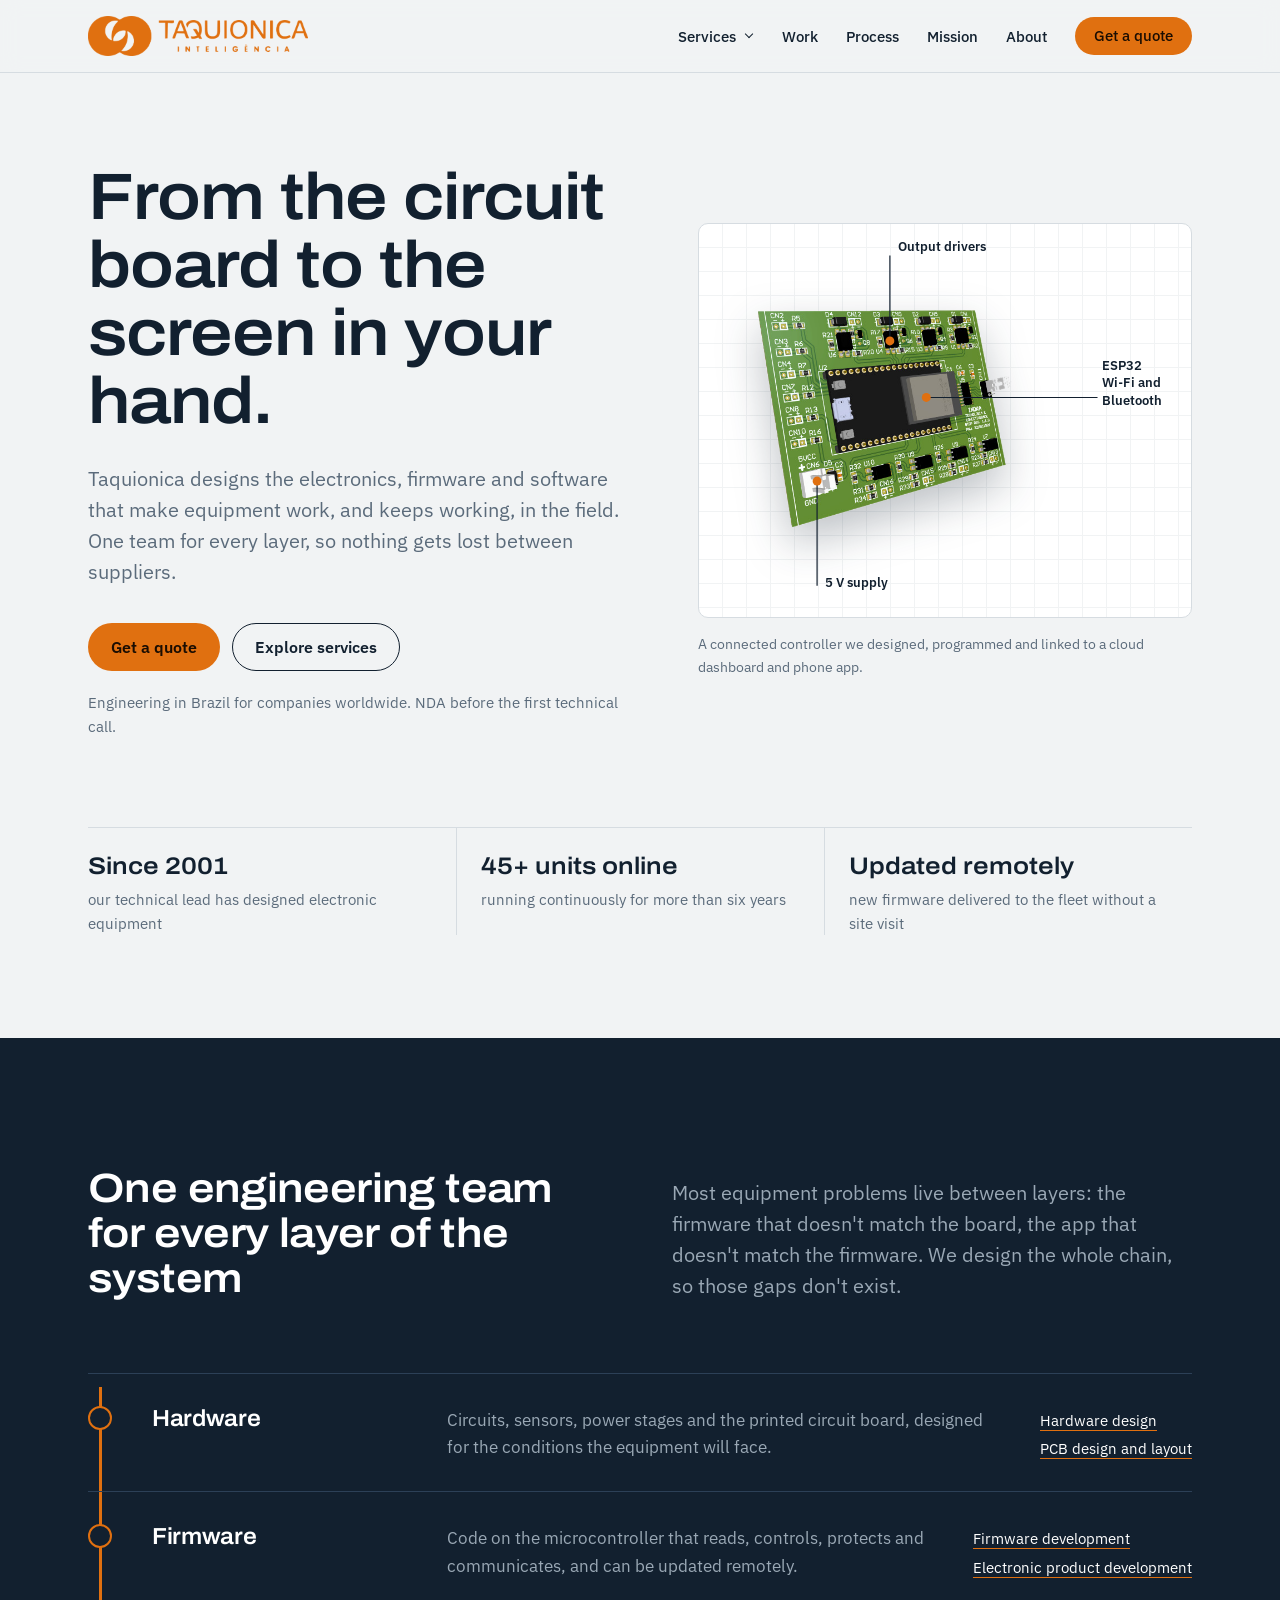
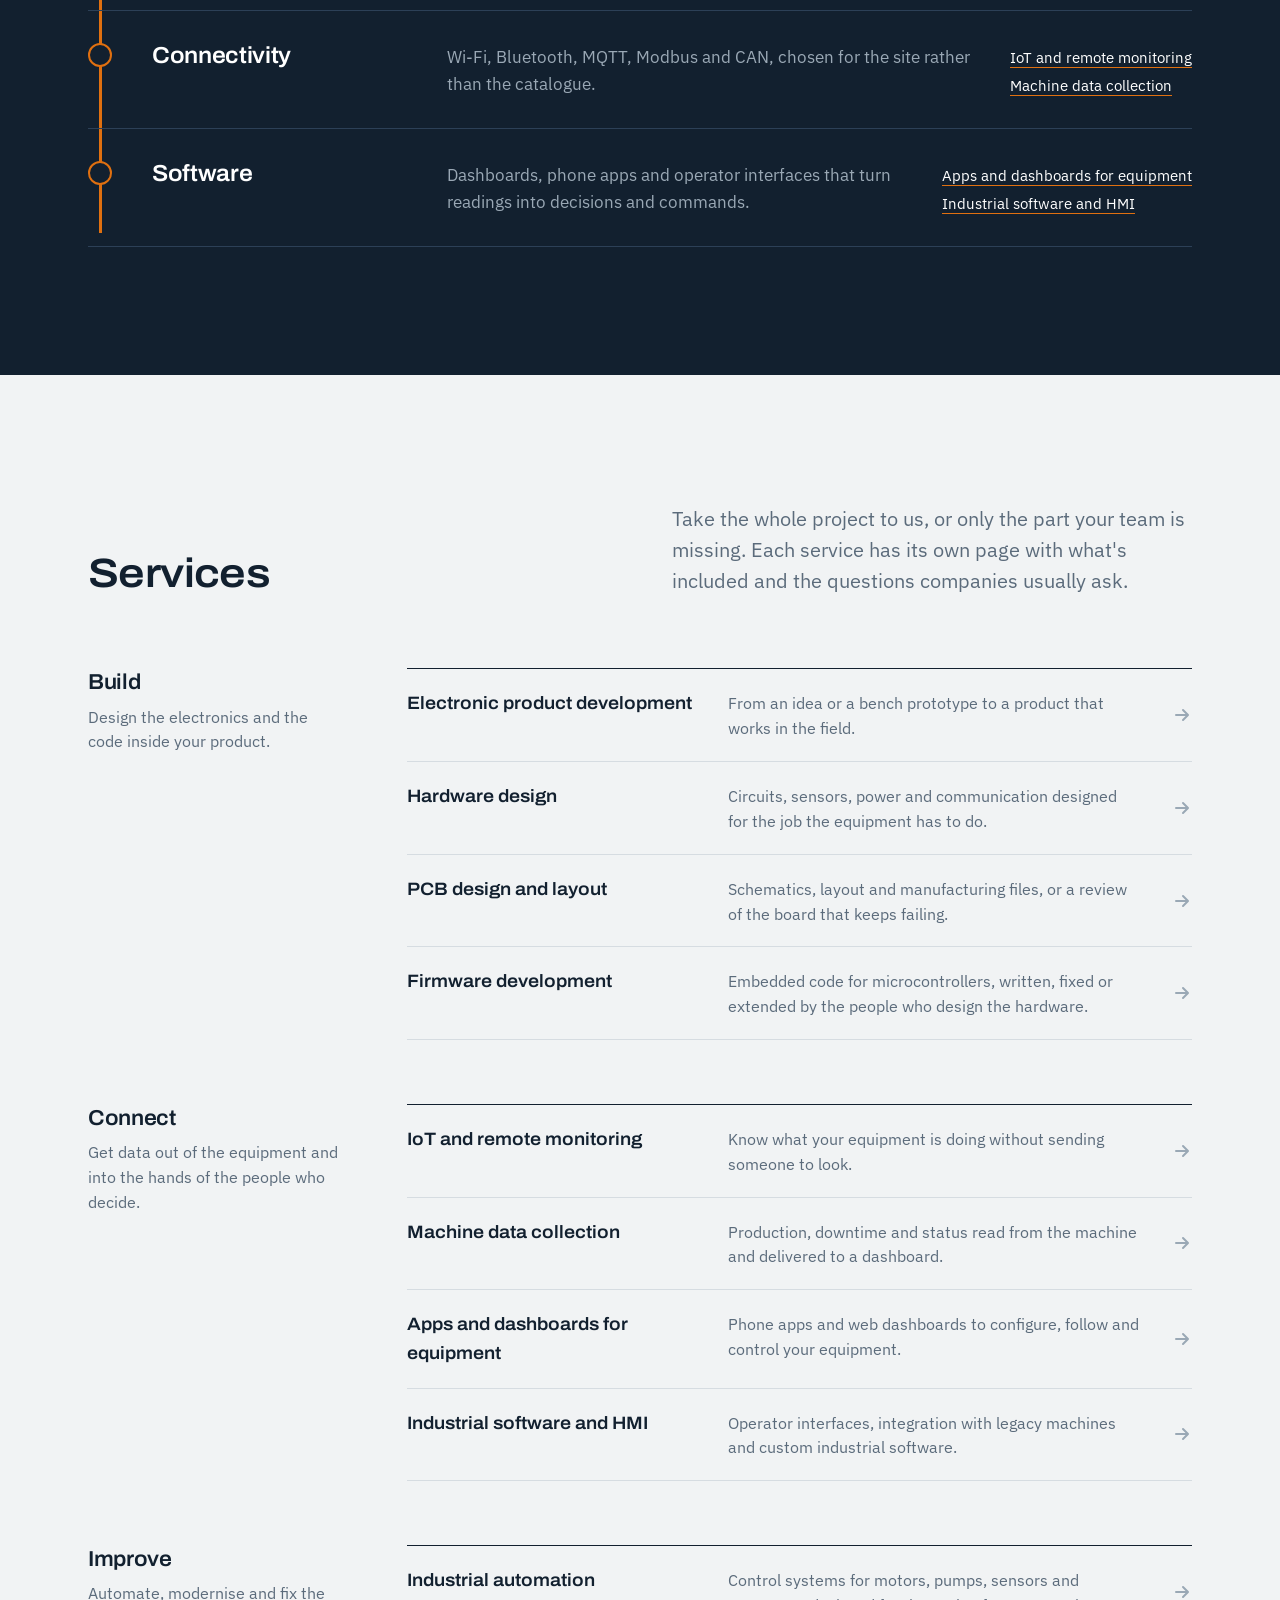
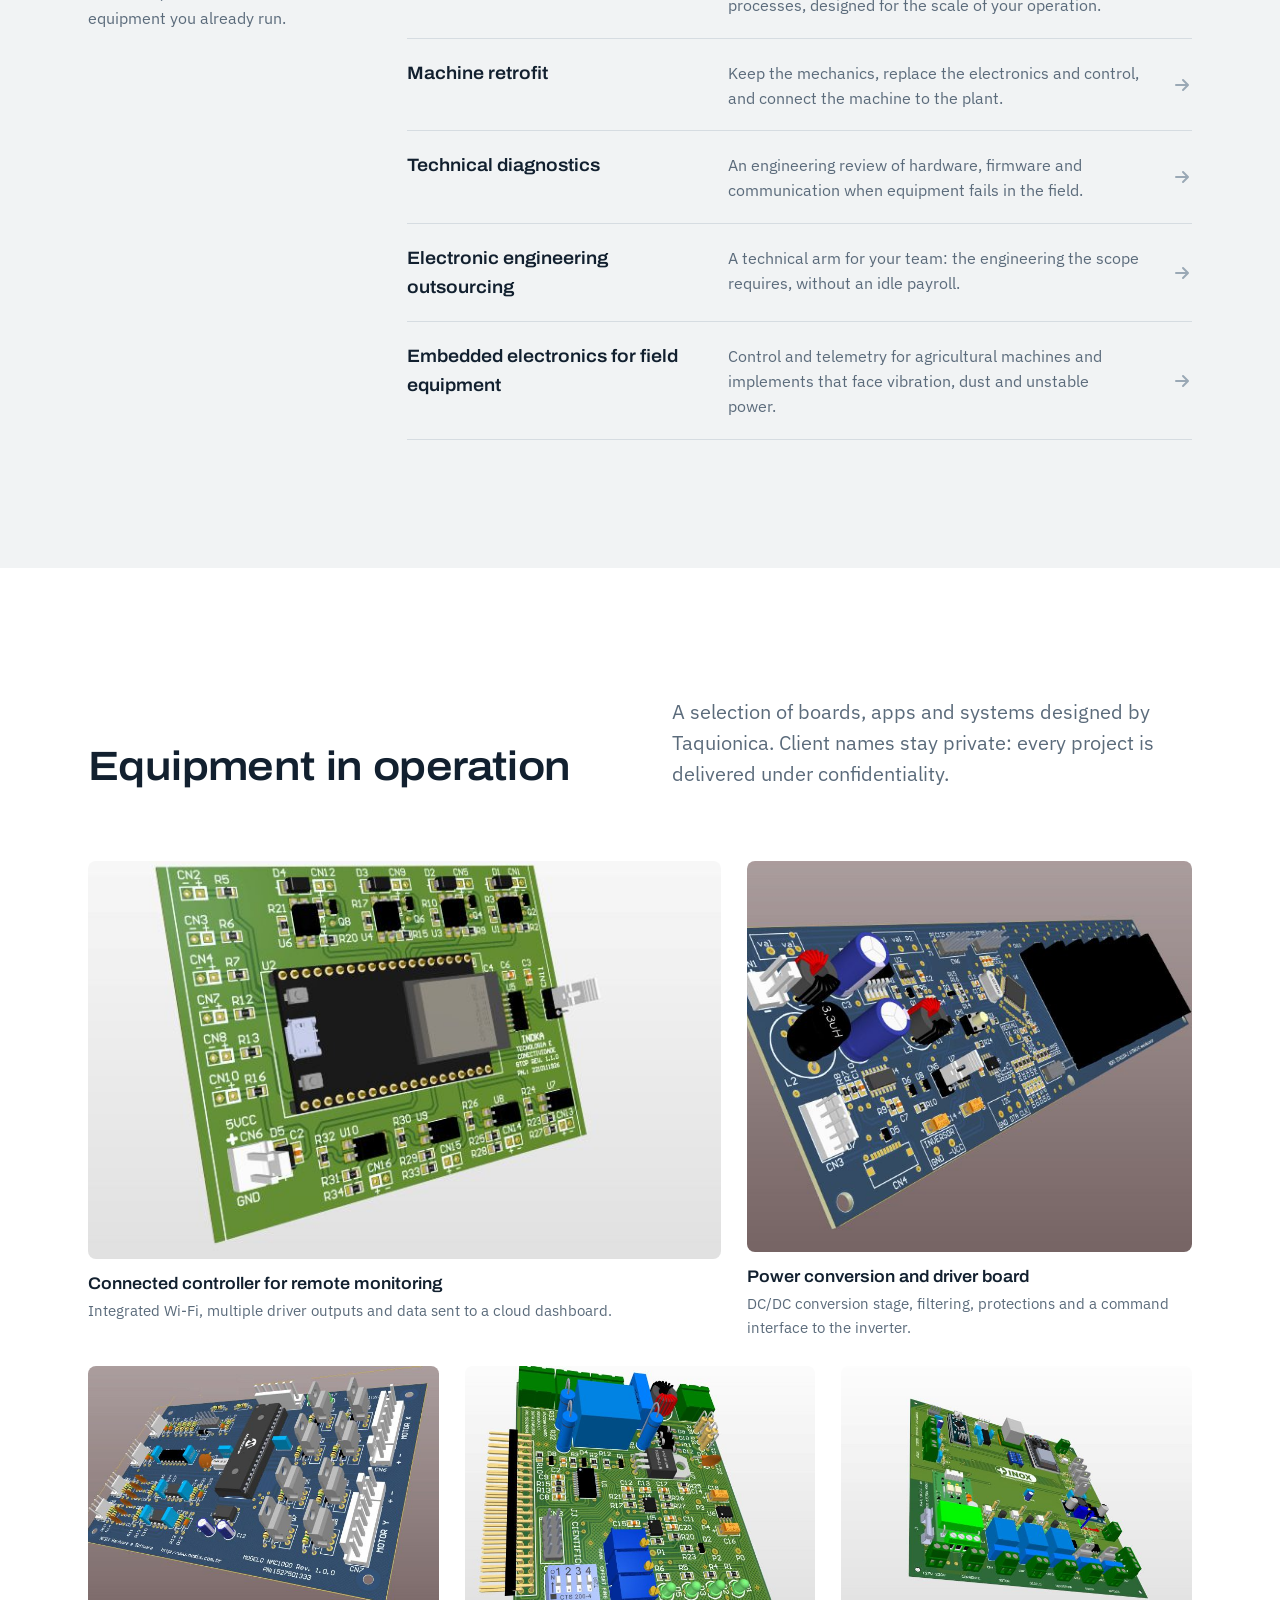
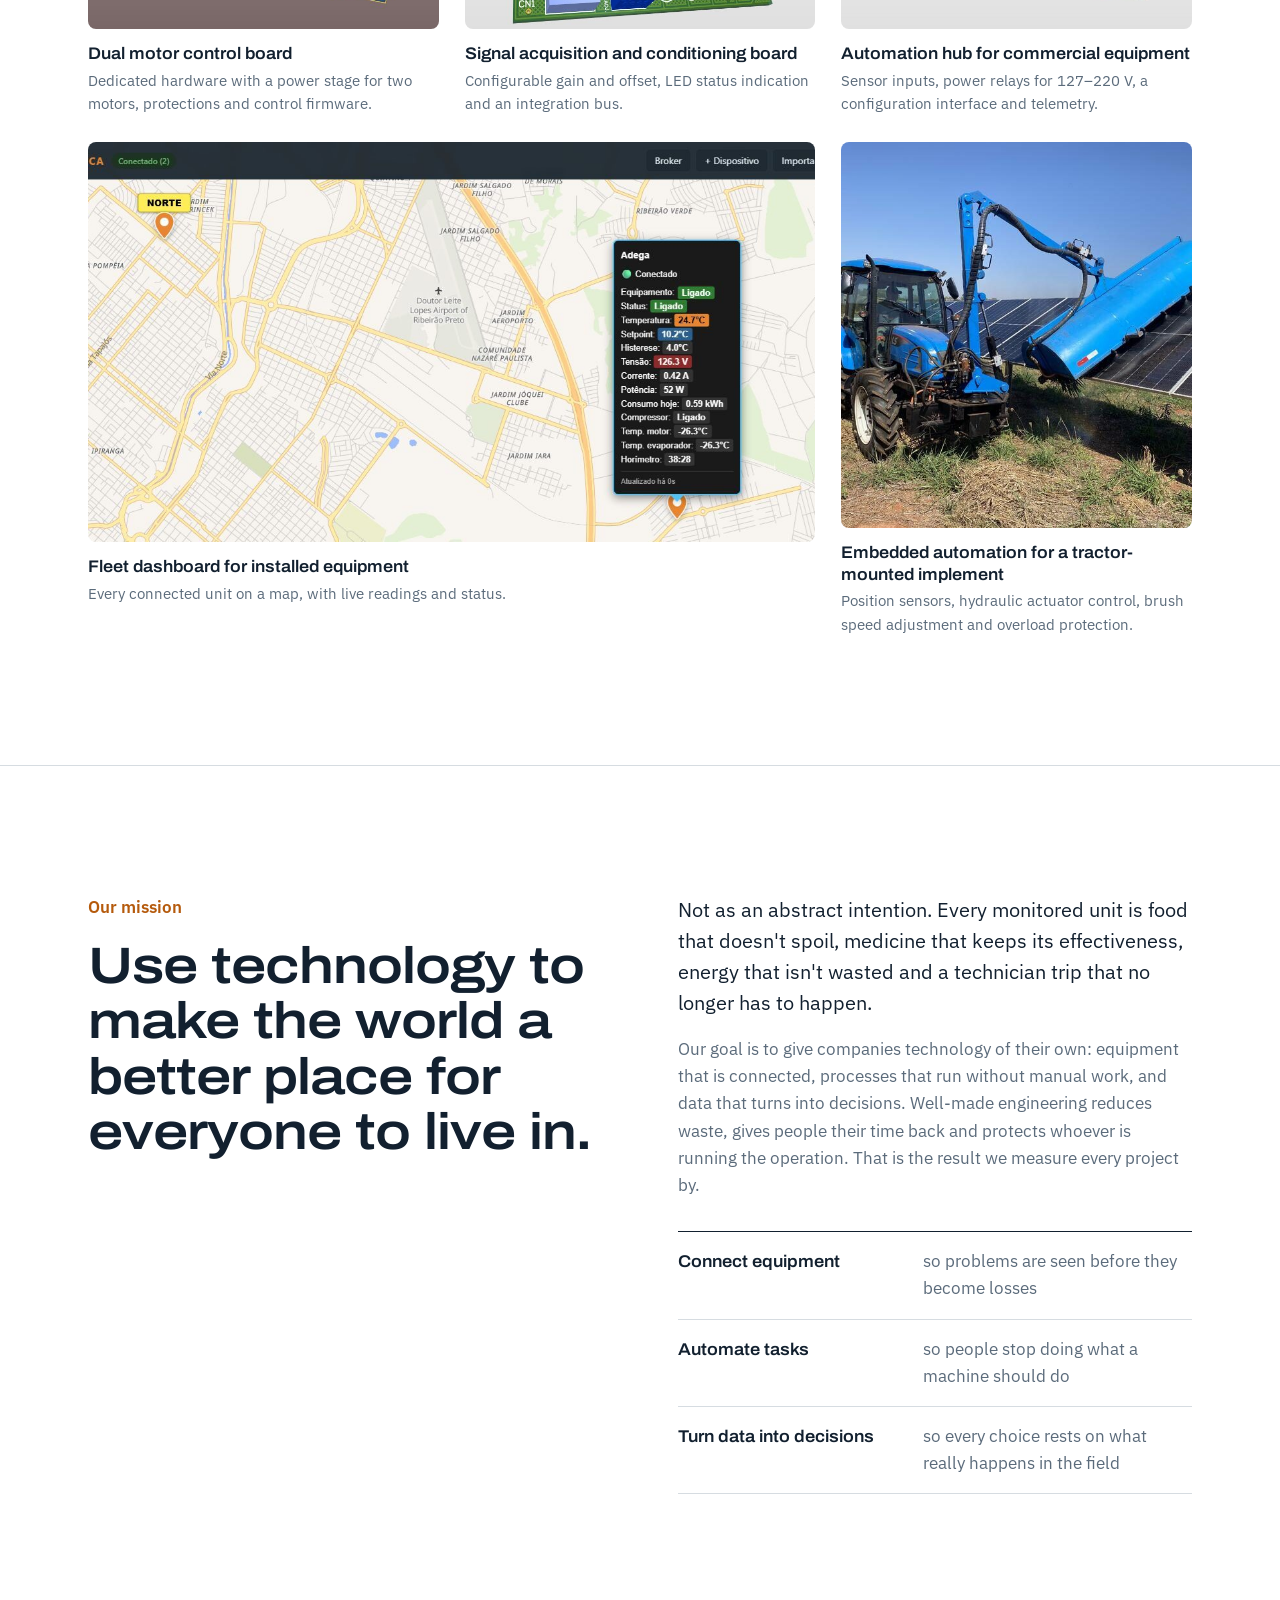
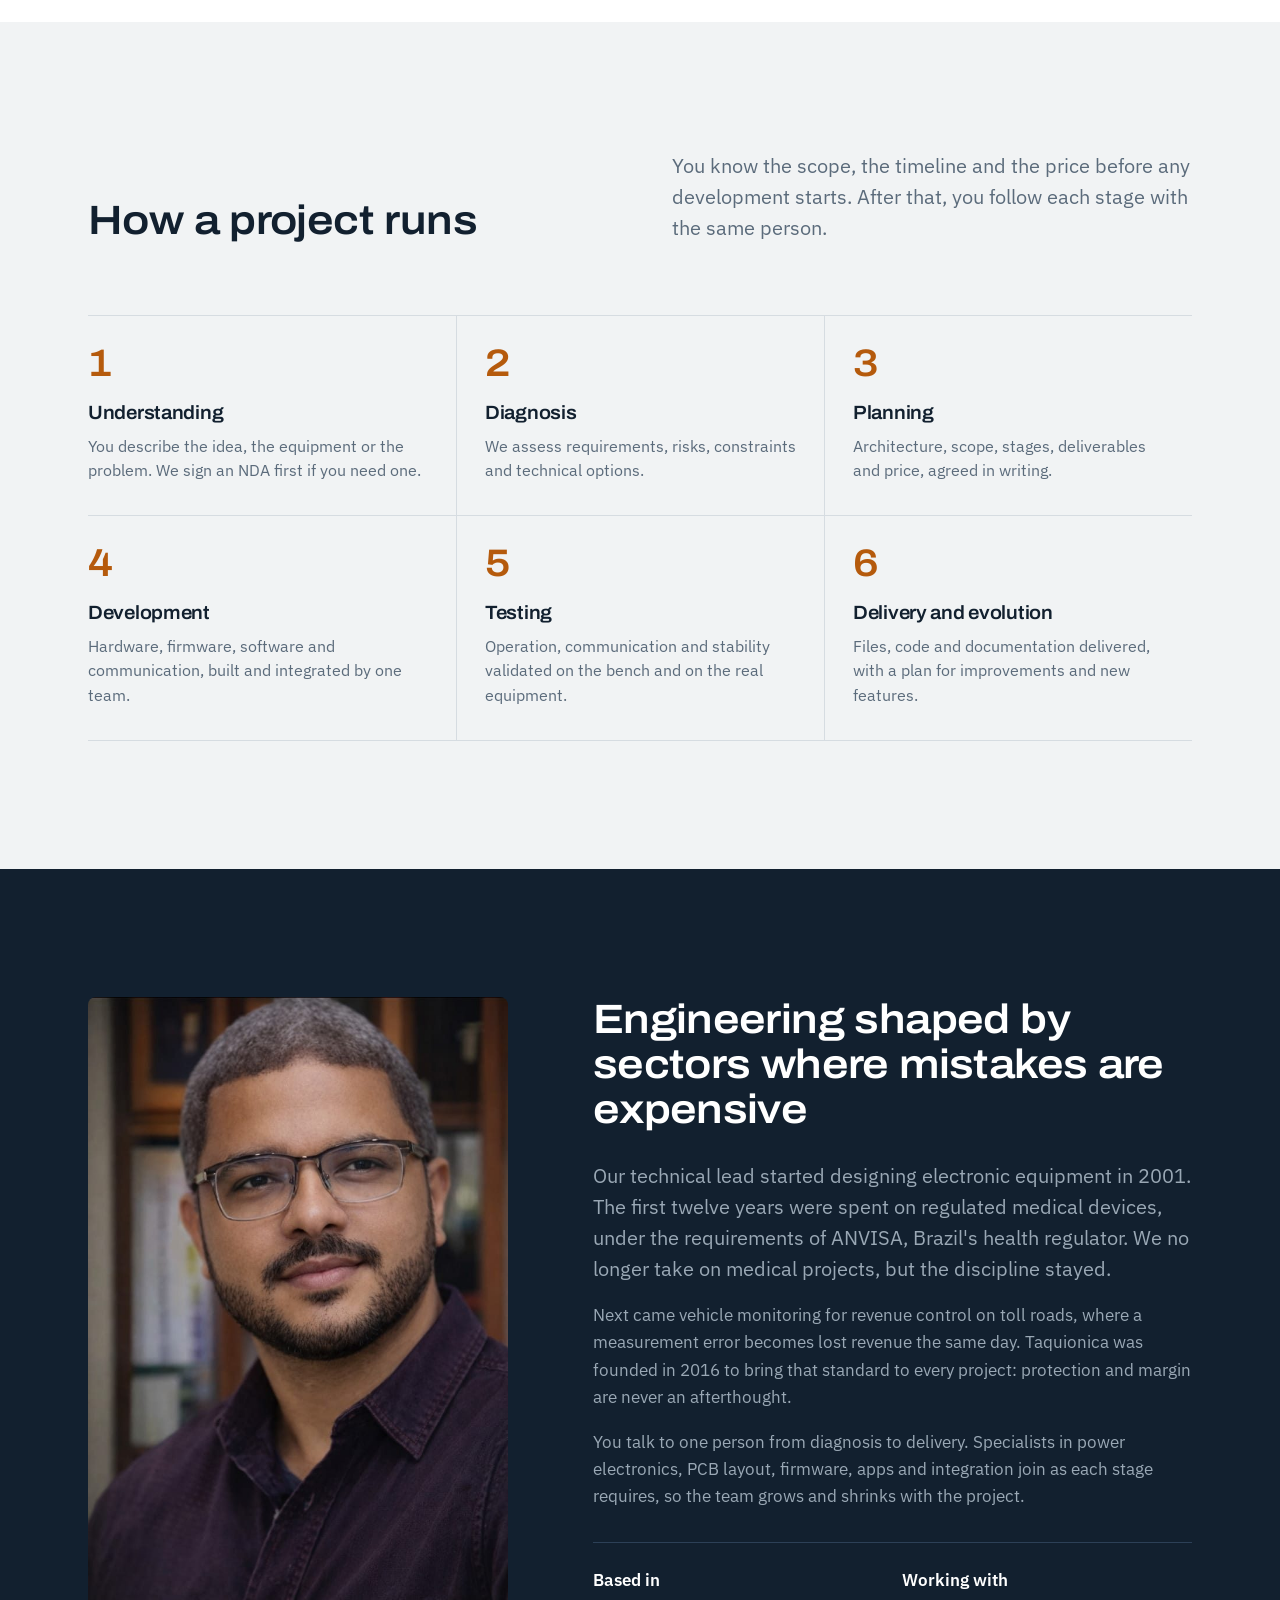
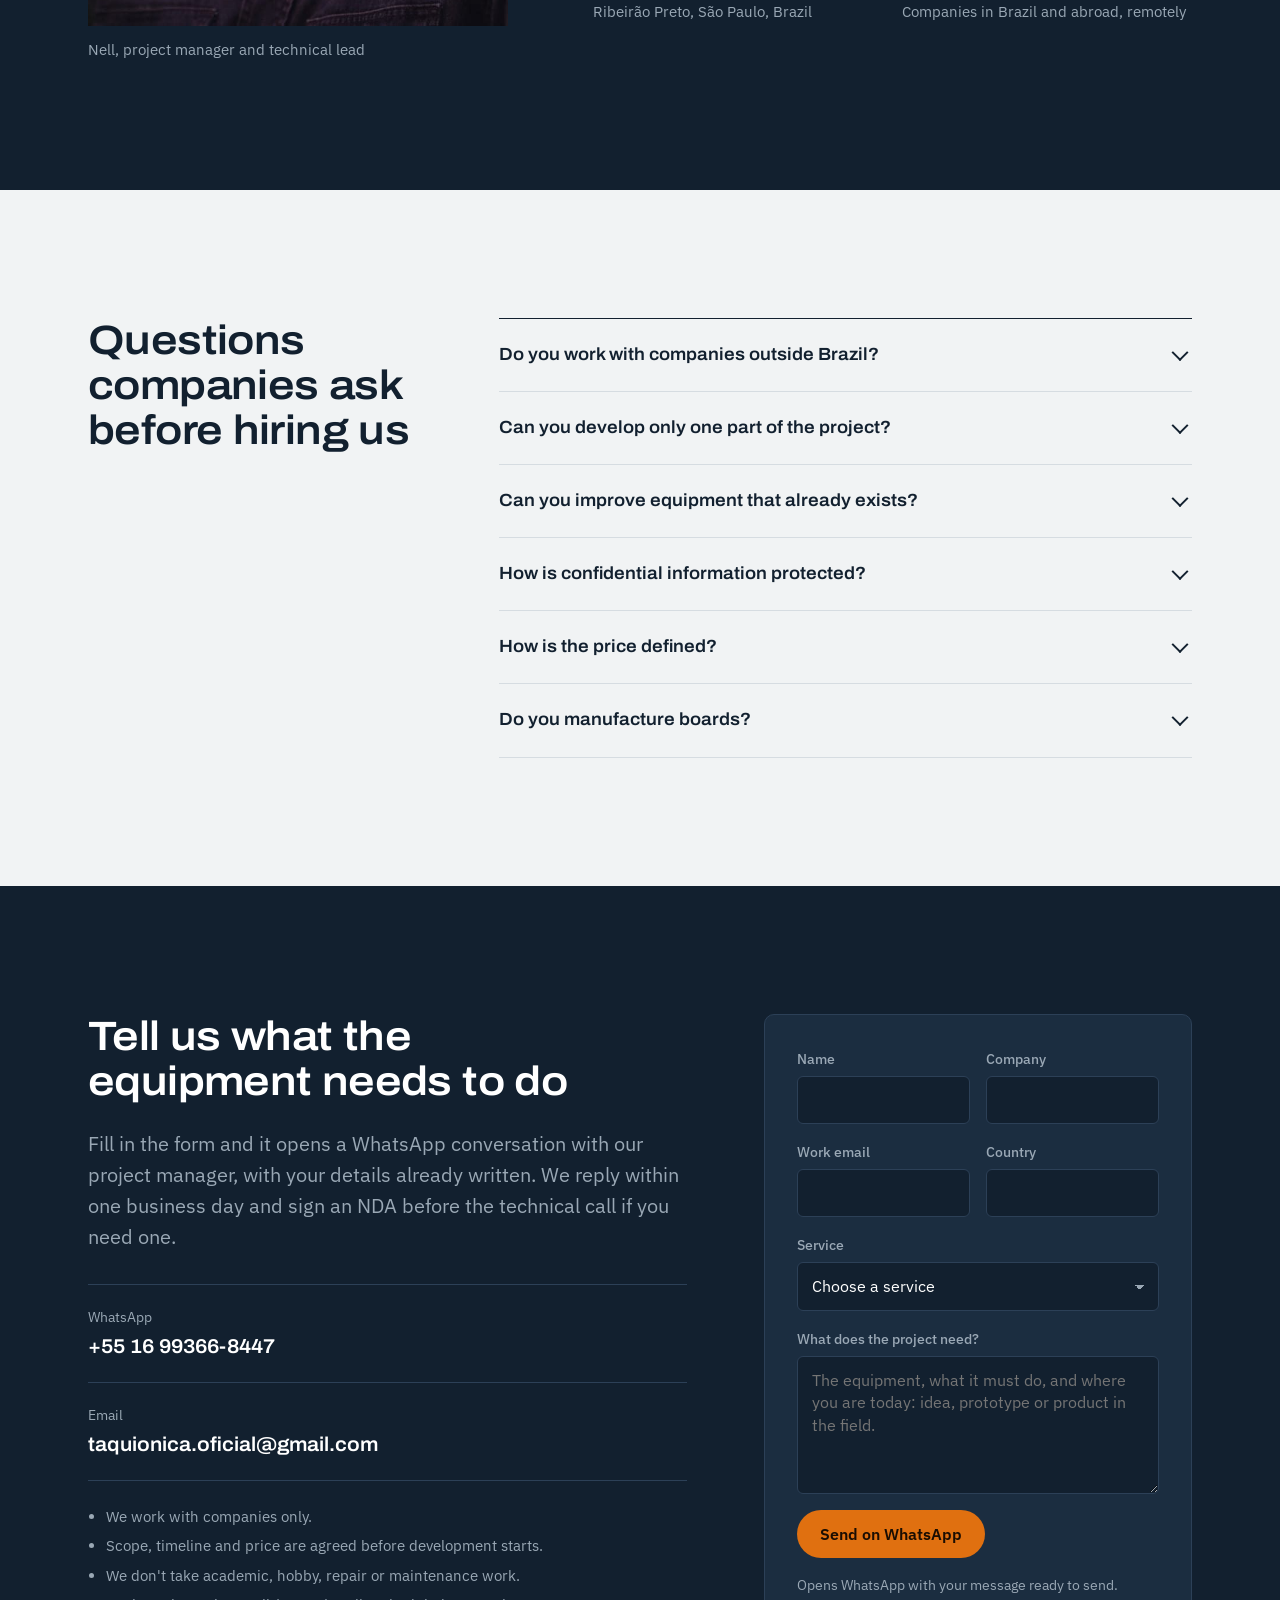
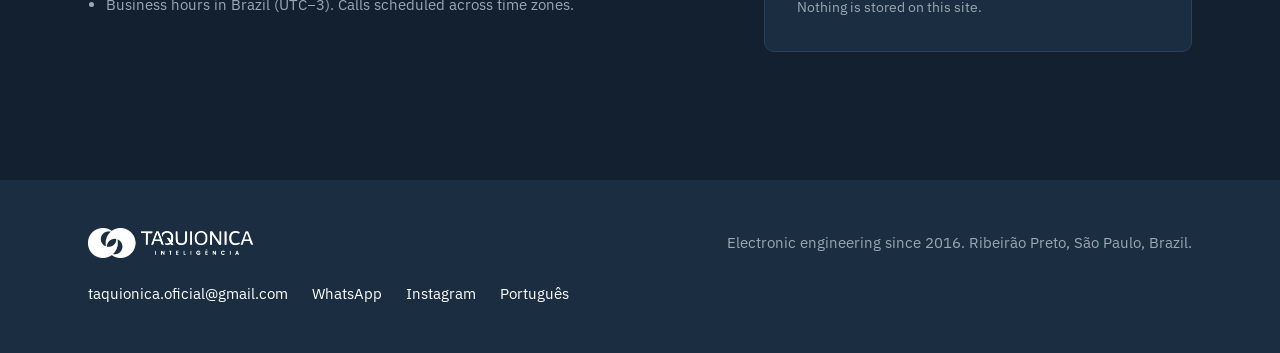
<file: index.html>
<!doctype html>
<html lang="en">
<head>
<meta charset="utf-8">
<meta name="viewport" content="width=device-width, initial-scale=1">
<title>Taquionica — Electronic engineering: hardware, firmware and IoT</title>
<meta name="description" content="Taquionica designs electronic products end to end: hardware, PCB, firmware, IoT, apps and dashboards. One engineering team from Brazil, working with companies worldwide.">
<link rel="canonical" href="https://taquionica.com/">
<meta property="og:type" content="website">
<meta property="og:title" content="Taquionica — Electronic engineering: hardware, firmware and IoT">
<meta property="og:description" content="Taquionica designs electronic products end to end: hardware, PCB, firmware, IoT, apps and dashboards. One engineering team from Brazil, working with companies worldwide.">
<meta property="og:url" content="https://taquionica.com/">
<meta property="og:image" content="https://taquionica.com/assets/img/og.jpg">
<link rel="icon" type="image/png" href="assets/img/symbol-orange.png">
<link rel="alternate" hreflang="pt-BR" href="https://taquionica.com.br/">
<link rel="preload" href="assets/fonts/archivo-latin-wdth-normal.woff2" as="font" type="font/woff2" crossorigin>
<link rel="stylesheet" href="assets/site.css?v=1">
<script src="assets/site.js?v=1" defer></script>
</head>
<body>
<a class="skip" href="#main">Skip to content</a>
<header class="site-head">
  <div class="wrap">
    <a class="brand" href="./" aria-label="Taquionica home"><img src="assets/img/logo-h-orange.png" alt="Taquionica" width="220" height="40"></a>
    <button class="nav-toggle" aria-expanded="false" aria-controls="nav">Menu</button>
    <nav class="nav" id="nav" aria-label="Main">
      <div class="nav-svc">
        <button class="nav-svc-btn" aria-expanded="false" aria-controls="svc-menu">Services</button>
        <div class="svc-menu" id="svc-menu">
          <div class="menu-col"><p class="menu-h">Build</p><ul><li><a href="services/electronic-product-development.html">Electronic product development</a></li><li><a href="services/hardware-design.html">Hardware design</a></li><li><a href="services/pcb-design.html">PCB design and layout</a></li><li><a href="services/firmware-development.html">Firmware development</a></li></ul></div>
          <div class="menu-col"><p class="menu-h">Connect</p><ul><li><a href="services/iot-remote-monitoring.html">IoT and remote monitoring</a></li><li><a href="services/machine-data-collection.html">Machine data collection</a></li><li><a href="services/apps-and-dashboards.html">Apps and dashboards for equipment</a></li><li><a href="services/industrial-software-and-hmi.html">Industrial software and HMI</a></li></ul></div>
          <div class="menu-col"><p class="menu-h">Improve</p><ul><li><a href="services/industrial-automation.html">Industrial automation</a></li><li><a href="services/machine-retrofit.html">Machine retrofit</a></li><li><a href="services/technical-diagnostics.html">Technical diagnostics</a></li><li><a href="services/engineering-outsourcing.html">Electronic engineering outsourcing</a></li><li><a href="services/field-embedded-electronics.html">Embedded electronics for field equipment</a></li></ul></div>
        </div>
      </div>
      <a href="#work">Work</a>
      <a href="#process">Process</a>
      <a href="#purpose">Mission</a>
      <a href="#about">About</a>
      <a class="btn btn-primary" href="#contact">Get a quote</a>
    </nav>
  </div>
</header>
<main id="main">

<section class="hero">
  <div class="wrap">
    <div class="hero-grid">
      <div>
        <h1>From the circuit board to the screen in your hand.</h1>
        <p class="lead">Taquionica designs the electronics, firmware and software that make equipment work, and keeps working, in the field. One team for every layer, so nothing gets lost between suppliers.</p>
        <div class="btn-row">
          <a class="btn btn-primary" href="#contact">Get a quote</a>
          <a class="btn btn-ghost" href="#services">Explore services</a>
        </div>
        <p class="hero-note">Engineering in Brazil for companies worldwide. NDA before the first technical call.</p>
      </div>
      <figure class="hero-visual">
        <div class="sheet">
          <img src="assets/img/pcb-iot-cutout.png" alt="Connected controller board designed by Taquionica, with an ESP32 module, output drivers and sensor inputs" width="655" height="486">
          <svg class="callouts" viewBox="0 0 100 80" preserveAspectRatio="none" aria-hidden="true">
            <path d="M38.8 23.8 V6.4"/><circle cx="38.8" cy="23.8" r=".9"/>
            <path d="M46.2 35.3 H81"/><circle cx="46.2" cy="35.3" r=".9"/>
            <path d="M24 52.3 V73.6"/><circle cx="24" cy="52.3" r=".9"/>
          </svg>
          <span class="co" style="left:40.5%;top:3.5%">Output drivers</span>
          <span class="co co-r" style="left:82%;top:40.5%">ESP32<br>Wi‑Fi and Bluetooth</span>
          <span class="co" style="left:25.7%;top:89%">5 V supply</span>
        </div>
        <figcaption>A connected controller we designed, programmed and linked to a cloud dashboard and phone app.</figcaption>
      </figure>
    </div>
    <dl class="facts">
      <div><dt>Since 2001</dt><dd>our technical lead has designed electronic equipment</dd></div>
      <div><dt>45+ units online</dt><dd>running continuously for more than six years</dd></div>
      <div><dt>Updated remotely</dt><dd>new firmware delivered to the fleet without a site visit</dd></div>
    </dl>
  </div>
</section>

<section class="on-dark stack" id="layers">
  <div class="wrap">
    <div class="sec-head">
      <h2>One engineering team for every layer of the system</h2>
      <p class="lead">Most equipment problems live between layers: the firmware that doesn't match the board, the app that doesn't match the firmware. We design the whole chain, so those gaps don't exist.</p>
    </div>
    <ol class="stack-list">
      <li class="stack-item"><span class="pad" aria-hidden="true"></span><h3>Hardware</h3><p>Circuits, sensors, power stages and the printed circuit board, designed for the conditions the equipment will face.</p><div class="links"><a href="services/hardware-design.html">Hardware design</a><a href="services/pcb-design.html">PCB design and layout</a></div></li>
      <li class="stack-item"><span class="pad" aria-hidden="true"></span><h3>Firmware</h3><p>Code on the microcontroller that reads, controls, protects and communicates, and can be updated remotely.</p><div class="links"><a href="services/firmware-development.html">Firmware development</a><a href="services/electronic-product-development.html">Electronic product development</a></div></li>
      <li class="stack-item"><span class="pad" aria-hidden="true"></span><h3>Connectivity</h3><p>Wi-Fi, Bluetooth, MQTT, Modbus and CAN, chosen for the site rather than the catalogue.</p><div class="links"><a href="services/iot-remote-monitoring.html">IoT and remote monitoring</a><a href="services/machine-data-collection.html">Machine data collection</a></div></li>
      <li class="stack-item"><span class="pad" aria-hidden="true"></span><h3>Software</h3><p>Dashboards, phone apps and operator interfaces that turn readings into decisions and commands.</p><div class="links"><a href="services/apps-and-dashboards.html">Apps and dashboards for equipment</a><a href="services/industrial-software-and-hmi.html">Industrial software and HMI</a></div></li>
    </ol>
  </div>
</section>

<section id="services">
  <div class="wrap">
    <div class="sec-head">
      <h2>Services</h2>
      <p class="lead">Take the whole project to us, or only the part your team is missing. Each service has its own page with what's included and the questions companies usually ask.</p>
    </div>
    <div class="svc-groups">
      <div class="svc-group"><header><h3>Build</h3><p>Design the electronics and the code inside your product.</p></header><ul class="svc-list">
        <li><a href="services/electronic-product-development.html"><span class="n">Electronic product development</span><span class="d">From an idea or a bench prototype to a product that works in the field.</span><svg class="go" viewBox="0 0 20 20" aria-hidden="true"><path d="M4 10h11M11 5l5 5-5 5" fill="none" stroke="currentColor" stroke-width="2" stroke-linecap="round" stroke-linejoin="round"/></svg></a></li>
        <li><a href="services/hardware-design.html"><span class="n">Hardware design</span><span class="d">Circuits, sensors, power and communication designed for the job the equipment has to do.</span><svg class="go" viewBox="0 0 20 20" aria-hidden="true"><path d="M4 10h11M11 5l5 5-5 5" fill="none" stroke="currentColor" stroke-width="2" stroke-linecap="round" stroke-linejoin="round"/></svg></a></li>
        <li><a href="services/pcb-design.html"><span class="n">PCB design and layout</span><span class="d">Schematics, layout and manufacturing files, or a review of the board that keeps failing.</span><svg class="go" viewBox="0 0 20 20" aria-hidden="true"><path d="M4 10h11M11 5l5 5-5 5" fill="none" stroke="currentColor" stroke-width="2" stroke-linecap="round" stroke-linejoin="round"/></svg></a></li>
        <li><a href="services/firmware-development.html"><span class="n">Firmware development</span><span class="d">Embedded code for microcontrollers, written, fixed or extended by the people who design the hardware.</span><svg class="go" viewBox="0 0 20 20" aria-hidden="true"><path d="M4 10h11M11 5l5 5-5 5" fill="none" stroke="currentColor" stroke-width="2" stroke-linecap="round" stroke-linejoin="round"/></svg></a></li>
      </ul></div>
      <div class="svc-group"><header><h3>Connect</h3><p>Get data out of the equipment and into the hands of the people who decide.</p></header><ul class="svc-list">
        <li><a href="services/iot-remote-monitoring.html"><span class="n">IoT and remote monitoring</span><span class="d">Know what your equipment is doing without sending someone to look.</span><svg class="go" viewBox="0 0 20 20" aria-hidden="true"><path d="M4 10h11M11 5l5 5-5 5" fill="none" stroke="currentColor" stroke-width="2" stroke-linecap="round" stroke-linejoin="round"/></svg></a></li>
        <li><a href="services/machine-data-collection.html"><span class="n">Machine data collection</span><span class="d">Production, downtime and status read from the machine and delivered to a dashboard.</span><svg class="go" viewBox="0 0 20 20" aria-hidden="true"><path d="M4 10h11M11 5l5 5-5 5" fill="none" stroke="currentColor" stroke-width="2" stroke-linecap="round" stroke-linejoin="round"/></svg></a></li>
        <li><a href="services/apps-and-dashboards.html"><span class="n">Apps and dashboards for equipment</span><span class="d">Phone apps and web dashboards to configure, follow and control your equipment.</span><svg class="go" viewBox="0 0 20 20" aria-hidden="true"><path d="M4 10h11M11 5l5 5-5 5" fill="none" stroke="currentColor" stroke-width="2" stroke-linecap="round" stroke-linejoin="round"/></svg></a></li>
        <li><a href="services/industrial-software-and-hmi.html"><span class="n">Industrial software and HMI</span><span class="d">Operator interfaces, integration with legacy machines and custom industrial software.</span><svg class="go" viewBox="0 0 20 20" aria-hidden="true"><path d="M4 10h11M11 5l5 5-5 5" fill="none" stroke="currentColor" stroke-width="2" stroke-linecap="round" stroke-linejoin="round"/></svg></a></li>
      </ul></div>
      <div class="svc-group"><header><h3>Improve</h3><p>Automate, modernise and fix the equipment you already run.</p></header><ul class="svc-list">
        <li><a href="services/industrial-automation.html"><span class="n">Industrial automation</span><span class="d">Control systems for motors, pumps, sensors and processes, designed for the scale of your operation.</span><svg class="go" viewBox="0 0 20 20" aria-hidden="true"><path d="M4 10h11M11 5l5 5-5 5" fill="none" stroke="currentColor" stroke-width="2" stroke-linecap="round" stroke-linejoin="round"/></svg></a></li>
        <li><a href="services/machine-retrofit.html"><span class="n">Machine retrofit</span><span class="d">Keep the mechanics, replace the electronics and control, and connect the machine to the plant.</span><svg class="go" viewBox="0 0 20 20" aria-hidden="true"><path d="M4 10h11M11 5l5 5-5 5" fill="none" stroke="currentColor" stroke-width="2" stroke-linecap="round" stroke-linejoin="round"/></svg></a></li>
        <li><a href="services/technical-diagnostics.html"><span class="n">Technical diagnostics</span><span class="d">An engineering review of hardware, firmware and communication when equipment fails in the field.</span><svg class="go" viewBox="0 0 20 20" aria-hidden="true"><path d="M4 10h11M11 5l5 5-5 5" fill="none" stroke="currentColor" stroke-width="2" stroke-linecap="round" stroke-linejoin="round"/></svg></a></li>
        <li><a href="services/engineering-outsourcing.html"><span class="n">Electronic engineering outsourcing</span><span class="d">A technical arm for your team: the engineering the scope requires, without an idle payroll.</span><svg class="go" viewBox="0 0 20 20" aria-hidden="true"><path d="M4 10h11M11 5l5 5-5 5" fill="none" stroke="currentColor" stroke-width="2" stroke-linecap="round" stroke-linejoin="round"/></svg></a></li>
        <li><a href="services/field-embedded-electronics.html"><span class="n">Embedded electronics for field equipment</span><span class="d">Control and telemetry for agricultural machines and implements that face vibration, dust and unstable power.</span><svg class="go" viewBox="0 0 20 20" aria-hidden="true"><path d="M4 10h11M11 5l5 5-5 5" fill="none" stroke="currentColor" stroke-width="2" stroke-linecap="round" stroke-linejoin="round"/></svg></a></li>
      </ul></div>
    </div>
  </div>
</section>

<section class="on-white" id="work">
  <div class="wrap">
    <div class="sec-head">
      <h2>Equipment in operation</h2>
      <p class="lead">A selection of boards, apps and systems designed by Taquionica. Client names stay private: every project is delivered under confidentiality.</p>
    </div>
    <div class="work-grid">
<figure class="work w-7"><div class="ph"><img src="assets/img/pcb-iot-controller.jpg" alt="Connected controller for remote monitoring" loading="lazy"></div><figcaption><strong>Connected controller for remote monitoring</strong><span>Integrated Wi-Fi, multiple driver outputs and data sent to a cloud dashboard.</span></figcaption></figure><figure class="work w-5"><div class="ph"><img src="assets/img/pcb-power-conversion.jpg" alt="Power conversion and driver board" loading="lazy"></div><figcaption><strong>Power conversion and driver board</strong><span>DC/DC conversion stage, filtering, protections and a command interface to the inverter.</span></figcaption></figure><figure class="work w-4"><div class="ph"><img src="assets/img/pcb-motor-control.jpg" alt="Dual motor control board" loading="lazy"></div><figcaption><strong>Dual motor control board</strong><span>Dedicated hardware with a power stage for two motors, protections and control firmware.</span></figcaption></figure><figure class="work w-4"><div class="ph"><img src="assets/img/pcb-signal-acquisition.jpg" alt="Signal acquisition and conditioning board" loading="lazy"></div><figcaption><strong>Signal acquisition and conditioning board</strong><span>Configurable gain and offset, LED status indication and an integration bus.</span></figcaption></figure><figure class="work w-4"><div class="ph"><img src="assets/img/pcb-automation-hub.jpg" alt="Automation hub for commercial equipment" loading="lazy"></div><figcaption><strong>Automation hub for commercial equipment</strong><span>Sensor inputs, power relays for 127–220 V, a configuration interface and telemetry.</span></figcaption></figure><figure class="work w-8"><div class="ph"><img src="assets/img/dashboard-map.jpg" alt="Fleet dashboard for installed equipment" loading="lazy"></div><figcaption><strong>Fleet dashboard for installed equipment</strong><span>Every connected unit on a map, with live readings and status.</span></figcaption></figure><figure class="work w-4"><div class="ph"><img src="assets/img/field-implement.jpg" alt="Embedded automation for a tractor-mounted implement" loading="lazy"></div><figcaption><strong>Embedded automation for a tractor-mounted implement</strong><span>Position sensors, hydraulic actuator control, brush speed adjustment and overload protection.</span></figcaption></figure>
    </div>
  </div>
</section>

<section class="purpose" id="purpose">
  <div class="wrap purpose-grid">
    <div>
      <p class="purpose-k">Our mission</p>
      <p class="purpose-quote">Use technology to make the world a better place for everyone to live in.</p>
    </div>
    <div class="purpose-copy">
      <p class="lead">Not as an abstract intention. Every monitored unit is food that doesn't spoil, medicine that keeps its effectiveness, energy that isn't wasted and a technician trip that no longer has to happen.</p>
      <p class="muted">Our goal is to give companies technology of their own: equipment that is connected, processes that run without manual work, and data that turns into decisions. Well-made engineering reduces waste, gives people their time back and protects whoever is running the operation. That is the result we measure every project by.</p>
      <ul class="aims">
        <li><strong>Connect equipment</strong><span>so problems are seen before they become losses</span></li>
        <li><strong>Automate tasks</strong><span>so people stop doing what a machine should do</span></li>
        <li><strong>Turn data into decisions</strong><span>so every choice rests on what really happens in the field</span></li>
      </ul>
    </div>
  </div>
</section>

<section id="process">
  <div class="wrap">
    <div class="sec-head">
      <h2>How a project runs</h2>
      <p class="lead">You know the scope, the timeline and the price before any development starts. After that, you follow each stage with the same person.</p>
    </div>
    <ol class="steps">
      <li><h3>Understanding</h3><p>You describe the idea, the equipment or the problem. We sign an NDA first if you need one.</p></li>
      <li><h3>Diagnosis</h3><p>We assess requirements, risks, constraints and technical options.</p></li>
      <li><h3>Planning</h3><p>Architecture, scope, stages, deliverables and price, agreed in writing.</p></li>
      <li><h3>Development</h3><p>Hardware, firmware, software and communication, built and integrated by one team.</p></li>
      <li><h3>Testing</h3><p>Operation, communication and stability validated on the bench and on the real equipment.</p></li>
      <li><h3>Delivery and evolution</h3><p>Files, code and documentation delivered, with a plan for improvements and new features.</p></li>
    </ol>
  </div>
</section>

<section class="on-dark" id="about">
  <div class="wrap about-grid">
    <figure class="portrait" style="margin:0"><img src="assets/img/nell.jpg" alt="Nell, project manager and technical lead at Taquionica" width="719" height="1077" loading="lazy"><figcaption>Nell, project manager and technical lead</figcaption></figure>
    <div class="about-copy">
      <h2>Engineering shaped by sectors where mistakes are expensive</h2>
      <p class="lead">Our technical lead started designing electronic equipment in 2001. The first twelve years were spent on regulated medical devices, under the requirements of ANVISA, Brazil's health regulator. We no longer take on medical projects, but the discipline stayed.</p>
      <p class="muted">Next came vehicle monitoring for revenue control on toll roads, where a measurement error becomes lost revenue the same day. Taquionica was founded in 2016 to bring that standard to every project: protection and margin are never an afterthought.</p>
      <p class="muted">You talk to one person from diagnosis to delivery. Specialists in power electronics, PCB layout, firmware, apps and integration join as each stage requires, so the team grows and shrinks with the project.</p>
      <dl class="place">
        <div><dt>Based in</dt><dd>Ribeirão Preto, São Paulo, Brazil</dd></div>
        <div><dt>Working with</dt><dd>Companies in Brazil and abroad, remotely</dd></div>
      </dl>
    </div>
  </div>
</section>

<section id="faq">
  <div class="wrap faq-grid">
    <h2>Questions companies ask before hiring us</h2>
    <div class="faq">
      <details><summary>Do you work with companies outside Brazil?</summary><p>Yes. Engineering is done in Brazil; design files, source code and documentation are delivered digitally, and calls are scheduled across time zones.</p></details>
      <details><summary>Can you develop only one part of the project?</summary><p>Yes. We can take the whole system or only the layer your team is missing: hardware, PCB, firmware, app or integration.</p></details>
      <details><summary>Can you improve equipment that already exists?</summary><p>Yes. Many projects start with a product that works but needs new features, better reliability or connectivity.</p></details>
      <details><summary>How is confidential information protected?</summary><p>We sign an NDA before the technical conversation when needed, and we never publish client names or project details.</p></details>
      <details><summary>How is the price defined?</summary><p>Every project is sized to the real problem, so the price comes out of the technical conversation, not a table. You receive scope, timeline and price before development starts.</p></details>
      <details><summary>Do you manufacture boards?</summary><p>We assemble the boards for the products we develop. We don&#x27;t assemble boards designed by others; for PCB design work, we deliver production files for your manufacturer.</p></details>
    </div>
  </div>
</section>

<section class="on-dark contact" id="contact">
  <div class="wrap contact-grid">
    <div>
      <h2>Tell us what the equipment needs to do</h2>
      <p class="lead">Fill in the form and it opens a WhatsApp conversation with our project manager, with your details already written. We reply within one business day and sign an NDA before the technical call if you need one.</p>
      <ul class="channels">
        <li><a href="https://wa.me/5516993668447?text=Hi%20Taquionica%2C%20I%27d%20like%20to%20discuss%20an%20engineering%20project." rel="noopener"><span class="k">WhatsApp</span><span class="v">+55 16 99366-8447</span></a></li>
        <li><a href="mailto:taquionica.oficial@gmail.com?subject=Project%20inquiry"><span class="k">Email</span><span class="v">taquionica.oficial@gmail.com</span></a></li>
      </ul>
      <div class="fineprint">
        <ul>
          <li>We work with companies only.</li>
          <li>Scope, timeline and price are agreed before development starts.</li>
          <li>We don't take academic, hobby, repair or maintenance work.</li>
          <li>Business hours in Brazil (UTC−3). Calls scheduled across time zones.</li>
        </ul>
      </div>
    </div>
    <form class="wa-form" novalidate data-wa="5516993668447">
      <div class="f-row">
        <label class="f">Name<input name="name" autocomplete="name" required></label>
        <label class="f">Company<input name="company" autocomplete="organization" required></label>
      </div>
      <div class="f-row">
        <label class="f">Work email<input name="email" type="email" autocomplete="email" required></label>
        <label class="f">Country<input name="country" autocomplete="country-name" required></label>
      </div>
      <label class="f">Service<select name="service" required><option value="">Choose a service</option><option>Electronic product development</option><option>Hardware design</option><option>PCB design and layout</option><option>Firmware development</option><option>IoT and remote monitoring</option><option>Machine data collection</option><option>Apps and dashboards for equipment</option><option>Industrial software and HMI</option><option>Industrial automation</option><option>Machine retrofit</option><option>Technical diagnostics</option><option>Electronic engineering outsourcing</option><option>Embedded electronics for field equipment</option><option>Not sure yet</option></select></label>
      <label class="f">What does the project need?<textarea name="message" rows="5" required placeholder="The equipment, what it must do, and where you are today: idea, prototype or product in the field."></textarea></label>
      <p class="f-error" role="alert" hidden>Fill in every field so we can answer with something useful.</p>
      <button class="btn btn-primary f-submit" type="submit">Send on WhatsApp</button>
      <p class="f-note">Opens WhatsApp with your message ready to send. Nothing is stored on this site.</p>
      <p class="f-fallback" hidden>If WhatsApp didn't open, <a class="f-link" href="#" rel="noopener">tap here to open it</a>.</p>
    </form>
  </div>
</section>
</main>
<footer class="site-foot">
  <div class="wrap">
    <img src="assets/img/logo-h-white.png" alt="Taquionica" width="155" height="30">
    <p>Electronic engineering since 2016. Ribeirão Preto, São Paulo, Brazil.</p>
    <div class="foot-links">
      <a href="mailto:taquionica.oficial@gmail.com">taquionica.oficial@gmail.com</a>
      <a href="https://wa.me/5516993668447?text=Hi%20Taquionica%2C%20I%27d%20like%20to%20discuss%20an%20engineering%20project." rel="noopener">WhatsApp</a>
      <a href="https://www.instagram.com/taquionica_oficial/" rel="noopener">Instagram</a>
      <a href="https://taquionica.com.br/" hreflang="pt-BR">Português</a>
    </div>
  </div>
</footer>
</body>
</html>
</file>
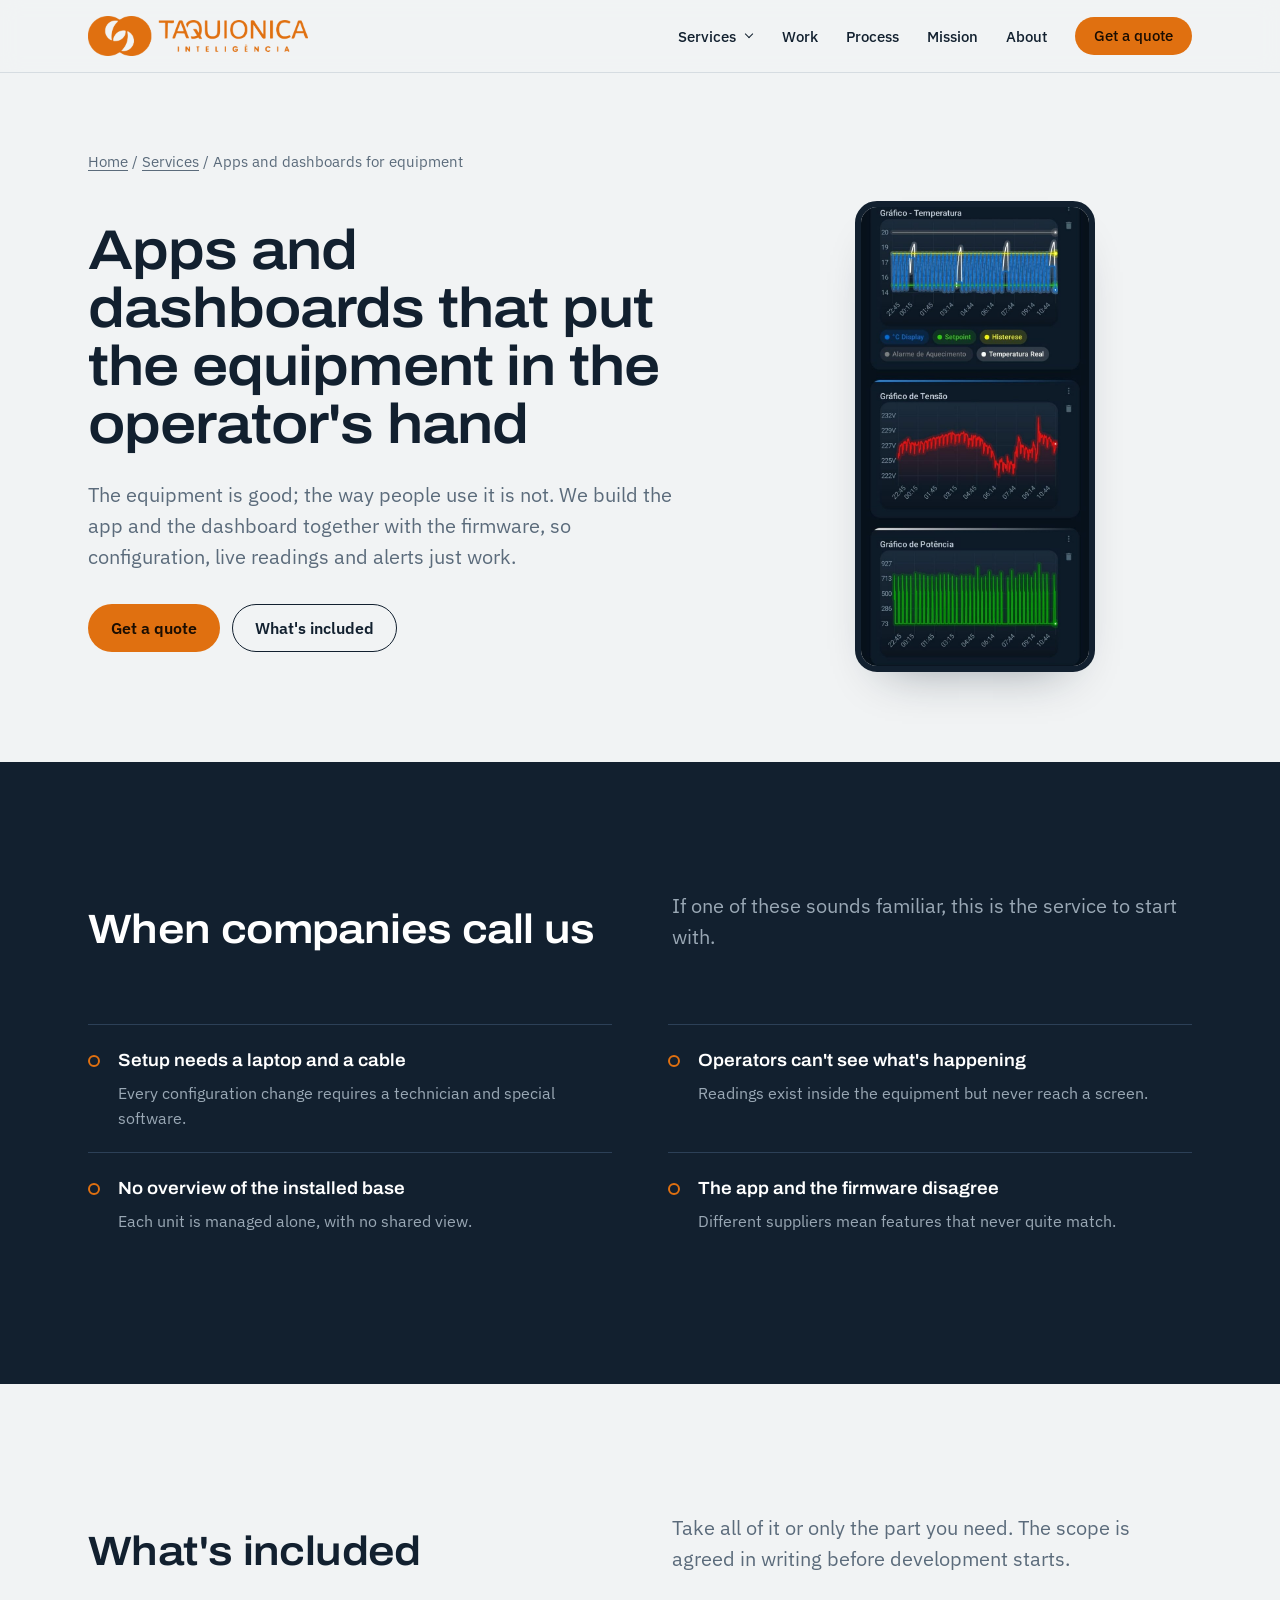
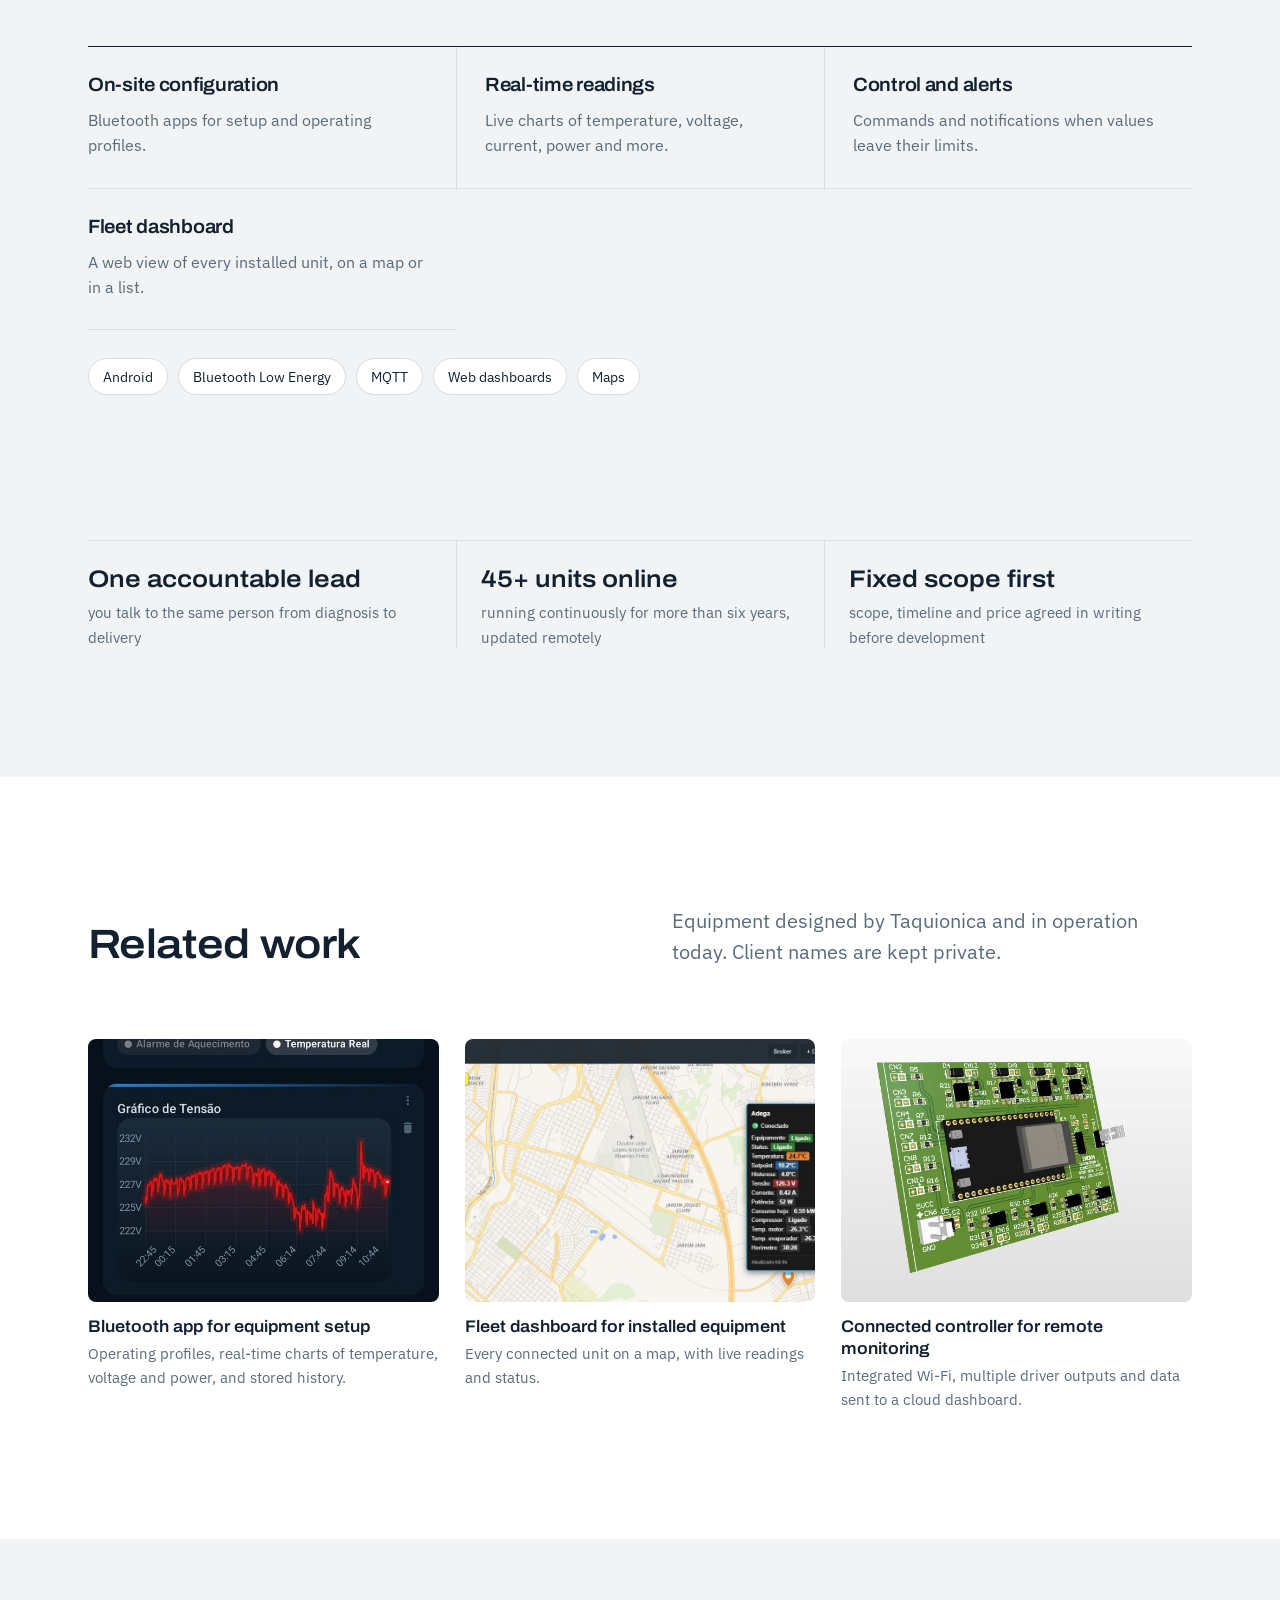
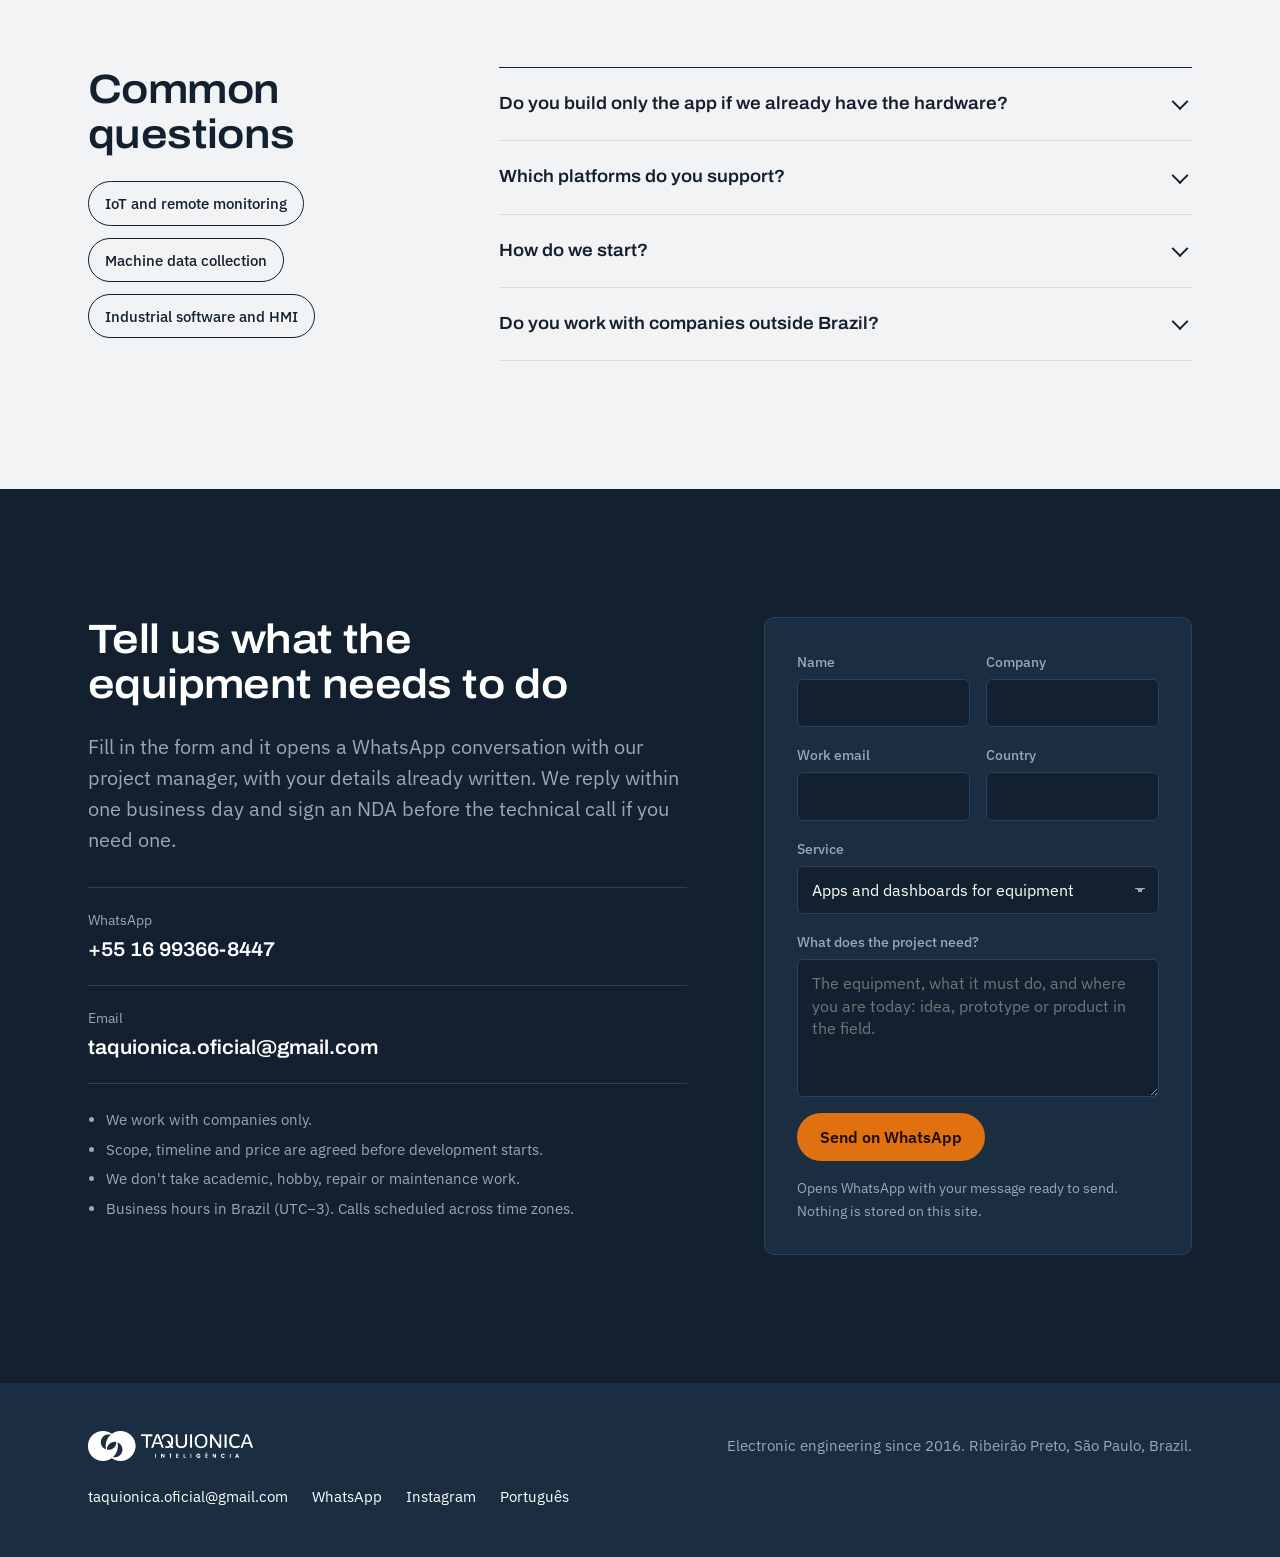
<file: services/apps-and-dashboards.html>
<!doctype html>
<html lang="en">
<head>
<meta charset="utf-8">
<meta name="viewport" content="width=device-width, initial-scale=1">
<title>Apps and dashboards for equipment — Taquionica</title>
<meta name="description" content="The equipment is good; the way people use it is not. We build the app and the dashboard together with the firmware, so configuration, live readings and alerts just work.">
<link rel="canonical" href="https://taquionica.com/services/apps-and-dashboards">
<meta property="og:type" content="website">
<meta property="og:title" content="Apps and dashboards for equipment — Taquionica">
<meta property="og:description" content="The equipment is good; the way people use it is not. We build the app and the dashboard together with the firmware, so configuration, live readings and alerts just work.">
<meta property="og:url" content="https://taquionica.com/services/apps-and-dashboards">
<meta property="og:image" content="https://taquionica.com/assets/img/og.jpg">
<link rel="icon" type="image/png" href="../assets/img/symbol-orange.png">
<link rel="alternate" hreflang="pt-BR" href="https://taquionica.com.br/">
<link rel="preload" href="../assets/fonts/archivo-latin-wdth-normal.woff2" as="font" type="font/woff2" crossorigin>
<link rel="stylesheet" href="../assets/site.css?v=1">
<script src="../assets/site.js?v=1" defer></script>
</head>
<body>
<a class="skip" href="#main">Skip to content</a>
<header class="site-head">
  <div class="wrap">
    <a class="brand" href="../" aria-label="Taquionica home"><img src="../assets/img/logo-h-orange.png" alt="Taquionica" width="220" height="40"></a>
    <button class="nav-toggle" aria-expanded="false" aria-controls="nav">Menu</button>
    <nav class="nav" id="nav" aria-label="Main">
      <div class="nav-svc">
        <button class="nav-svc-btn" aria-expanded="false" aria-controls="svc-menu">Services</button>
        <div class="svc-menu" id="svc-menu">
          <div class="menu-col"><p class="menu-h">Build</p><ul><li><a href="electronic-product-development.html">Electronic product development</a></li><li><a href="hardware-design.html">Hardware design</a></li><li><a href="pcb-design.html">PCB design and layout</a></li><li><a href="firmware-development.html">Firmware development</a></li></ul></div>
          <div class="menu-col"><p class="menu-h">Connect</p><ul><li><a href="iot-remote-monitoring.html">IoT and remote monitoring</a></li><li><a href="machine-data-collection.html">Machine data collection</a></li><li><a href="apps-and-dashboards.html">Apps and dashboards for equipment</a></li><li><a href="industrial-software-and-hmi.html">Industrial software and HMI</a></li></ul></div>
          <div class="menu-col"><p class="menu-h">Improve</p><ul><li><a href="industrial-automation.html">Industrial automation</a></li><li><a href="machine-retrofit.html">Machine retrofit</a></li><li><a href="technical-diagnostics.html">Technical diagnostics</a></li><li><a href="engineering-outsourcing.html">Electronic engineering outsourcing</a></li><li><a href="field-embedded-electronics.html">Embedded electronics for field equipment</a></li></ul></div>
        </div>
      </div>
      <a href="../#work">Work</a>
      <a href="../#process">Process</a>
      <a href="../#purpose">Mission</a>
      <a href="../#about">About</a>
      <a class="btn btn-primary" href="#contact">Get a quote</a>
    </nav>
  </div>
</header>
<main id="main">

<section class="svc-hero">
  <div class="wrap">
    <p class="crumbs"><a href="../">Home</a> / <a href="../#services">Services</a> / Apps and dashboards for equipment</p>
    <div class="svc-hero-grid">
      <div>
        <h1>Apps and dashboards that put the equipment in the operator&#x27;s hand</h1>
        <p class="lead">The equipment is good; the way people use it is not. We build the app and the dashboard together with the firmware, so configuration, live readings and alerts just work.</p>
        <div class="btn-row">
          <a class="btn btn-primary" href="#contact">Get a quote</a>
          <a class="btn btn-ghost" href="#scope">What's included</a>
        </div>
      </div>
      <div class="ph phone"><img src="../assets/img/app-ble.jpg" alt="" ></div>
    </div>
  </div>
</section>

<section class="on-dark">
  <div class="wrap">
    <div class="sec-head"><h2>When companies call us</h2><p class="lead">If one of these sounds familiar, this is the service to start with.</p></div>
    <ul class="signals">
      <li><strong>Setup needs a laptop and a cable</strong><span>Every configuration change requires a technician and special software.</span></li>
      <li><strong>Operators can&#x27;t see what&#x27;s happening</strong><span>Readings exist inside the equipment but never reach a screen.</span></li>
      <li><strong>No overview of the installed base</strong><span>Each unit is managed alone, with no shared view.</span></li>
      <li><strong>The app and the firmware disagree</strong><span>Different suppliers mean features that never quite match.</span></li>
    </ul>
  </div>
</section>

<section id="scope">
  <div class="wrap">
    <div class="sec-head"><h2>What's included</h2><p class="lead">Take all of it or only the part you need. The scope is agreed in writing before development starts.</p></div>
    <div class="scope">
      <div><h3>On-site configuration</h3><p>Bluetooth apps for setup and operating profiles.</p></div>
      <div><h3>Real-time readings</h3><p>Live charts of temperature, voltage, current, power and more.</p></div>
      <div><h3>Control and alerts</h3><p>Commands and notifications when values leave their limits.</p></div>
      <div><h3>Fleet dashboard</h3><p>A web view of every installed unit, on a map or in a list.</p></div>
    </div>
    <ul class="tech" aria-label="Technologies"><li>Android</li><li>Bluetooth Low Energy</li><li>MQTT</li><li>Web dashboards</li><li>Maps</li></ul>
  </div>
</section>

<section class="proof">
  <div class="wrap">
    <dl class="facts">
      <div><dt>One accountable lead</dt><dd>you talk to the same person from diagnosis to delivery</dd></div>
      <div><dt>45+ units online</dt><dd>running continuously for more than six years, updated remotely</dd></div>
      <div><dt>Fixed scope first</dt><dd>scope, timeline and price agreed in writing before development</dd></div>
    </dl>
  </div>
</section>

<section class="on-white">
  <div class="wrap">
    <div class="sec-head"><h2>Related work</h2><p class="lead">Equipment designed by Taquionica and in operation today. Client names are kept private.</p></div>
    <div class="work-grid">
<figure class="work w-4"><div class="ph"><img src="../assets/img/app-ble.jpg" alt="Bluetooth app for equipment setup" loading="lazy"></div><figcaption><strong>Bluetooth app for equipment setup</strong><span>Operating profiles, real-time charts of temperature, voltage and power, and stored history.</span></figcaption></figure><figure class="work w-4"><div class="ph"><img src="../assets/img/dashboard-map.jpg" alt="Fleet dashboard for installed equipment" loading="lazy"></div><figcaption><strong>Fleet dashboard for installed equipment</strong><span>Every connected unit on a map, with live readings and status.</span></figcaption></figure><figure class="work w-4"><div class="ph"><img src="../assets/img/pcb-iot-controller.jpg" alt="Connected controller for remote monitoring" loading="lazy"></div><figcaption><strong>Connected controller for remote monitoring</strong><span>Integrated Wi-Fi, multiple driver outputs and data sent to a cloud dashboard.</span></figcaption></figure>
    </div>
  </div>
</section>

<section>
  <div class="wrap faq-grid">
    <div>
      <h2>Common questions</h2>
      <div class="related">
<a href="iot-remote-monitoring.html">IoT and remote monitoring</a><a href="machine-data-collection.html">Machine data collection</a><a href="industrial-software-and-hmi.html">Industrial software and HMI</a>
      </div>
    </div>
    <div class="faq">
      <details><summary>Do you build only the app if we already have the hardware?</summary><p>Yes, as long as we can access the equipment&#x27;s communication protocol. If the firmware needs changes, we can do that too.</p></details>
      <details><summary>Which platforms do you support?</summary><p>Our apps run on Android, and dashboards run in any modern browser.</p></details>
      <details><summary>How do we start?</summary><p>Send a short description by email or WhatsApp. We reply within one business day, sign an NDA if needed and schedule the technical conversation.</p></details>
      <details><summary>Do you work with companies outside Brazil?</summary><p>Yes. Files, code and documentation are delivered digitally, and calls are scheduled across time zones.</p></details>
    </div>
  </div>
</section>

<section class="on-dark contact" id="contact">
  <div class="wrap contact-grid">
    <div>
      <h2>Tell us what the equipment needs to do</h2>
      <p class="lead">Fill in the form and it opens a WhatsApp conversation with our project manager, with your details already written. We reply within one business day and sign an NDA before the technical call if you need one.</p>
      <ul class="channels">
        <li><a href="https://wa.me/5516993668447?text=Hi%20Taquionica%2C%20I%27d%20like%20to%20discuss%20an%20engineering%20project." rel="noopener"><span class="k">WhatsApp</span><span class="v">+55 16 99366-8447</span></a></li>
        <li><a href="mailto:taquionica.oficial@gmail.com?subject=Project%20inquiry"><span class="k">Email</span><span class="v">taquionica.oficial@gmail.com</span></a></li>
      </ul>
      <div class="fineprint">
        <ul>
          <li>We work with companies only.</li>
          <li>Scope, timeline and price are agreed before development starts.</li>
          <li>We don't take academic, hobby, repair or maintenance work.</li>
          <li>Business hours in Brazil (UTC−3). Calls scheduled across time zones.</li>
        </ul>
      </div>
    </div>
    <form class="wa-form" novalidate data-wa="5516993668447">
      <div class="f-row">
        <label class="f">Name<input name="name" autocomplete="name" required></label>
        <label class="f">Company<input name="company" autocomplete="organization" required></label>
      </div>
      <div class="f-row">
        <label class="f">Work email<input name="email" type="email" autocomplete="email" required></label>
        <label class="f">Country<input name="country" autocomplete="country-name" required></label>
      </div>
      <label class="f">Service<select name="service" required><option value="">Choose a service</option><option>Electronic product development</option><option>Hardware design</option><option>PCB design and layout</option><option>Firmware development</option><option>IoT and remote monitoring</option><option>Machine data collection</option><option selected>Apps and dashboards for equipment</option><option>Industrial software and HMI</option><option>Industrial automation</option><option>Machine retrofit</option><option>Technical diagnostics</option><option>Electronic engineering outsourcing</option><option>Embedded electronics for field equipment</option><option>Not sure yet</option></select></label>
      <label class="f">What does the project need?<textarea name="message" rows="5" required placeholder="The equipment, what it must do, and where you are today: idea, prototype or product in the field."></textarea></label>
      <p class="f-error" role="alert" hidden>Fill in every field so we can answer with something useful.</p>
      <button class="btn btn-primary f-submit" type="submit">Send on WhatsApp</button>
      <p class="f-note">Opens WhatsApp with your message ready to send. Nothing is stored on this site.</p>
      <p class="f-fallback" hidden>If WhatsApp didn't open, <a class="f-link" href="#" rel="noopener">tap here to open it</a>.</p>
    </form>
  </div>
</section>
</main>
<footer class="site-foot">
  <div class="wrap">
    <img src="../assets/img/logo-h-white.png" alt="Taquionica" width="155" height="30">
    <p>Electronic engineering since 2016. Ribeirão Preto, São Paulo, Brazil.</p>
    <div class="foot-links">
      <a href="mailto:taquionica.oficial@gmail.com">taquionica.oficial@gmail.com</a>
      <a href="https://wa.me/5516993668447?text=Hi%20Taquionica%2C%20I%27d%20like%20to%20discuss%20an%20engineering%20project." rel="noopener">WhatsApp</a>
      <a href="https://www.instagram.com/taquionica_oficial/" rel="noopener">Instagram</a>
      <a href="https://taquionica.com.br/" hreflang="pt-BR">Português</a>
    </div>
  </div>
</footer>
</body>
</html>
</file>
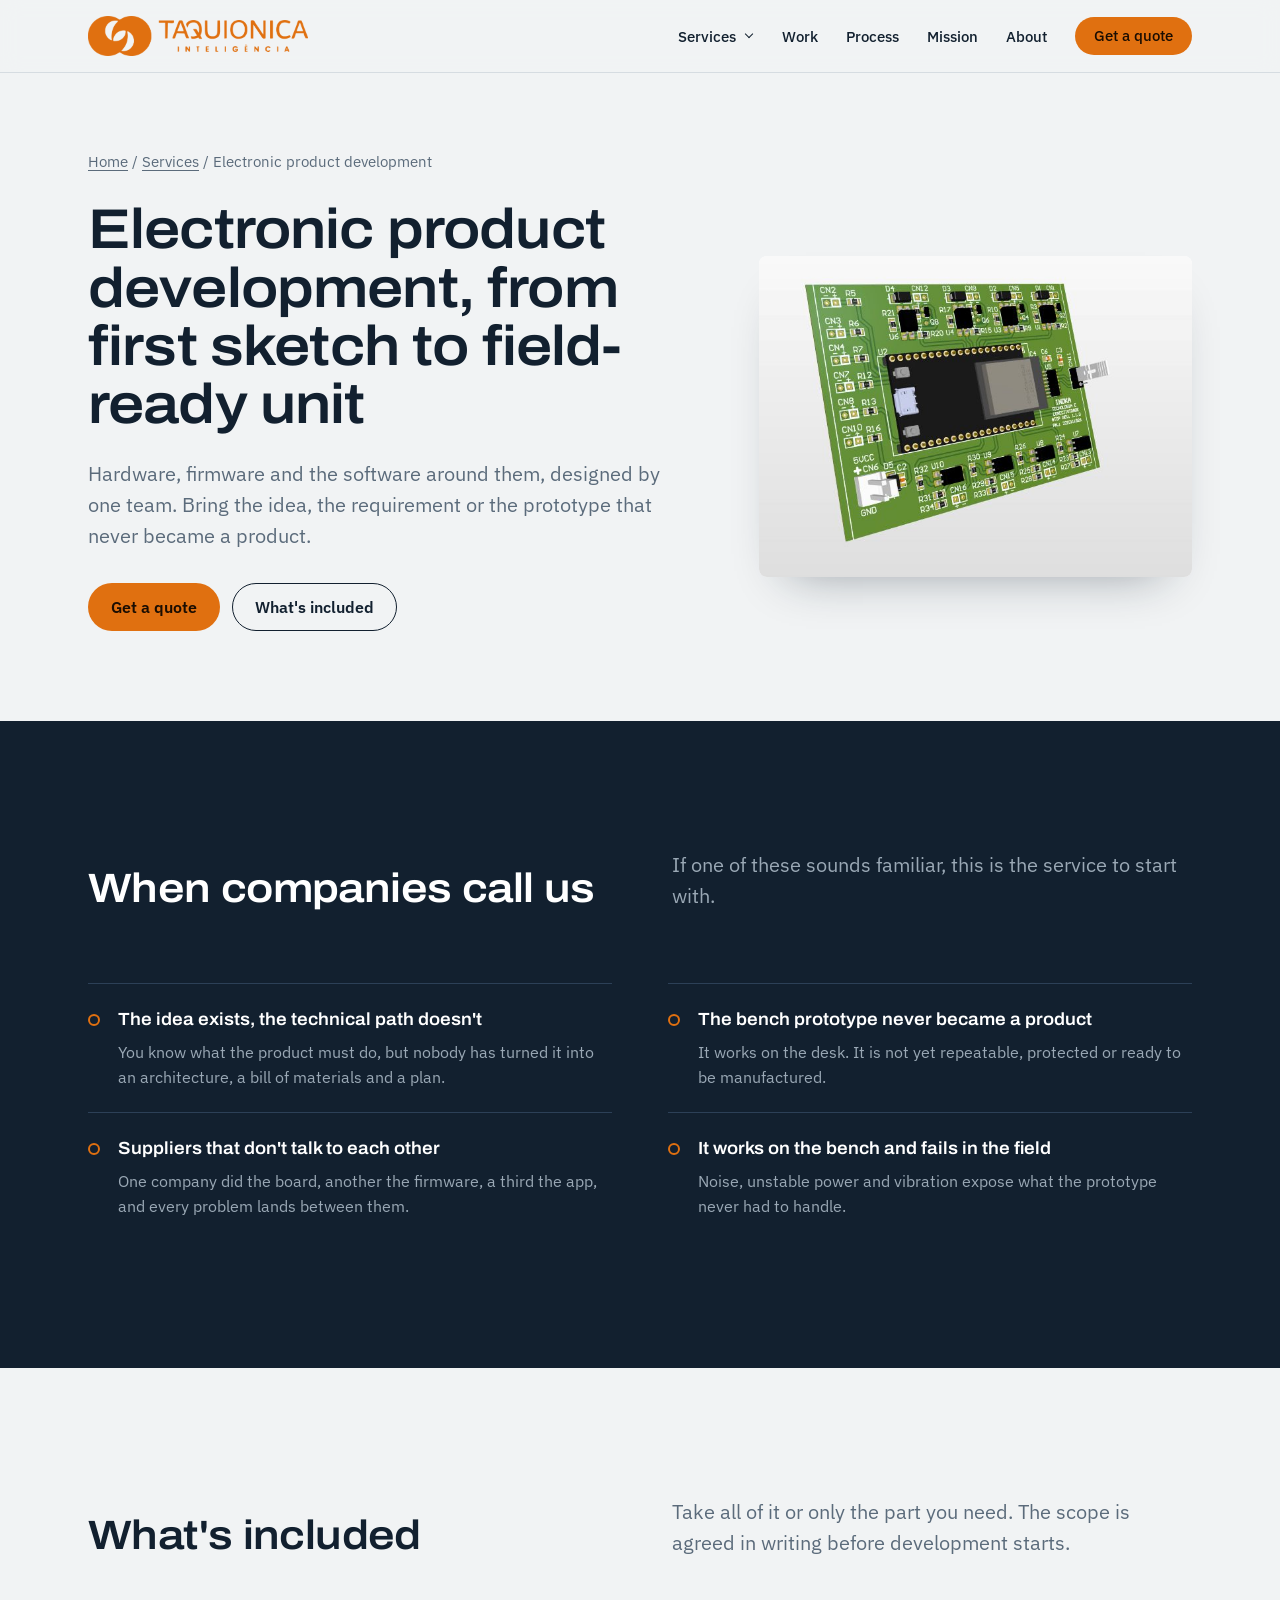
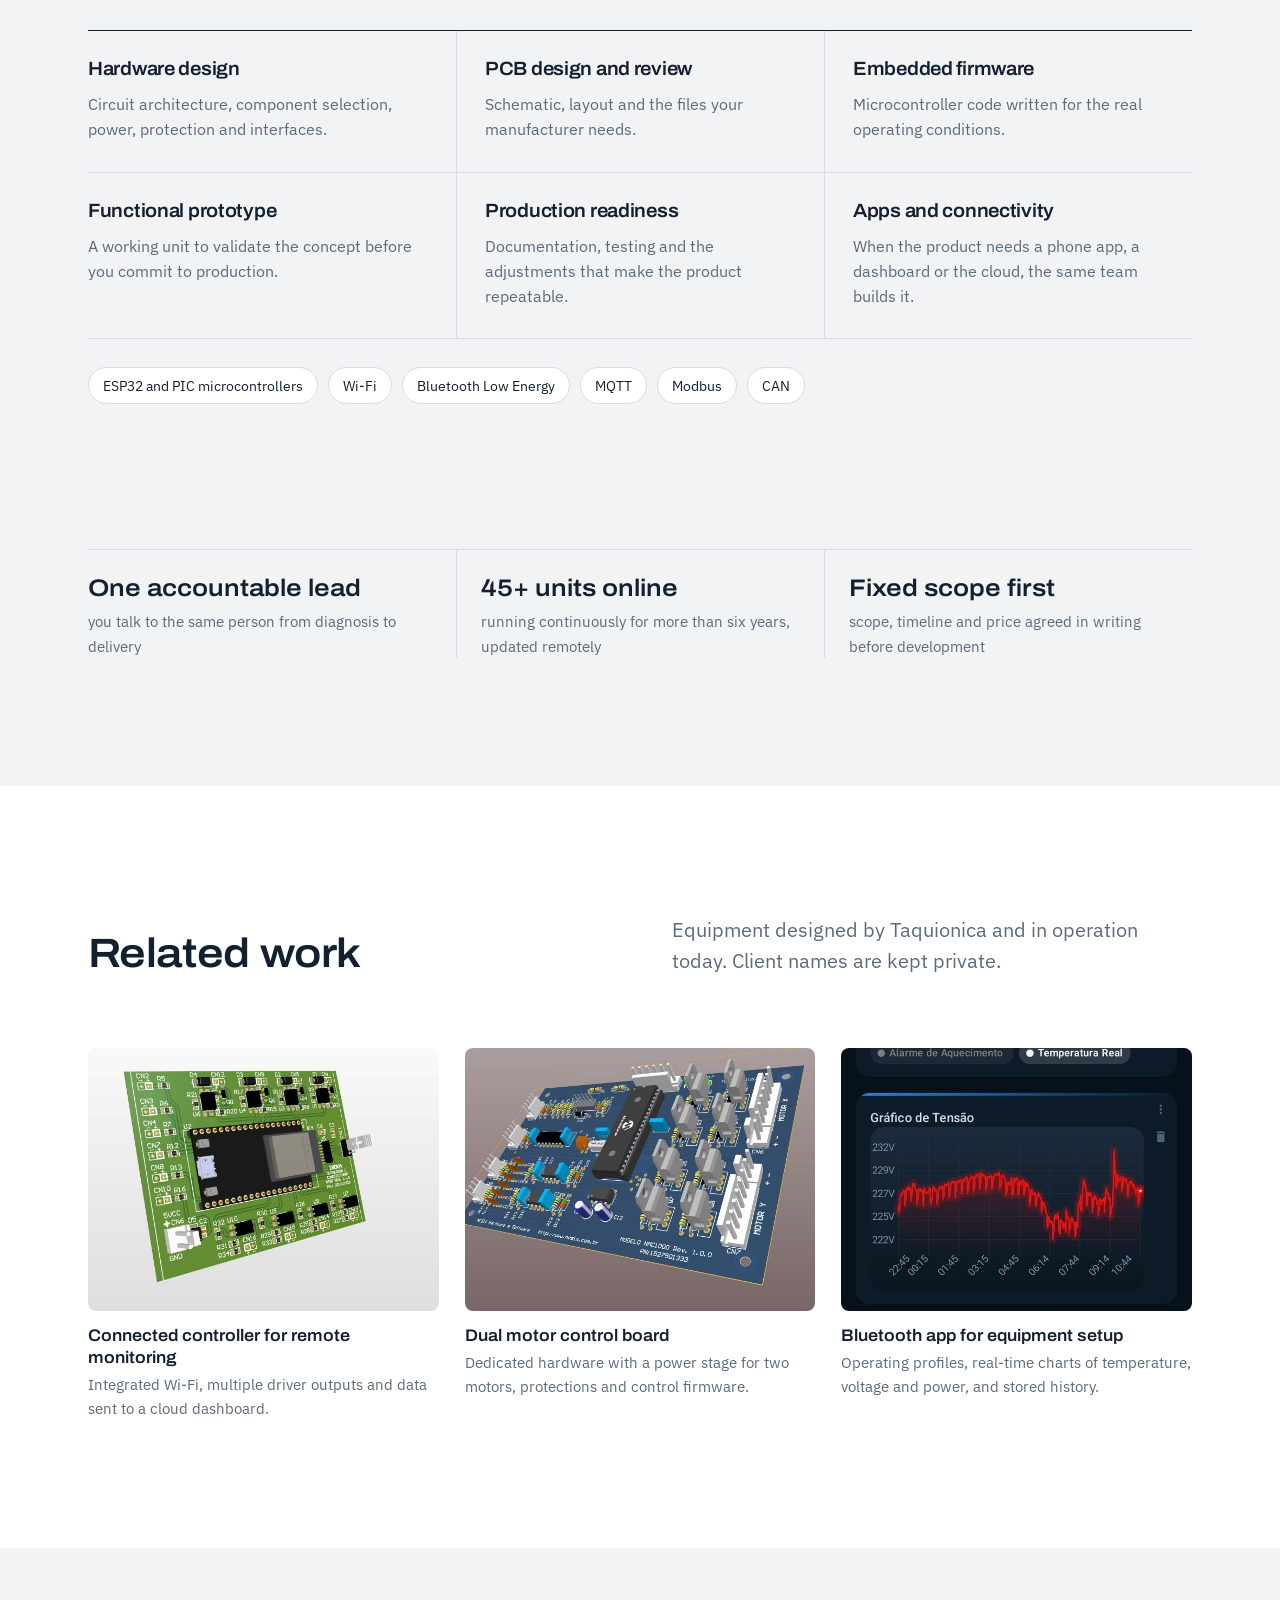
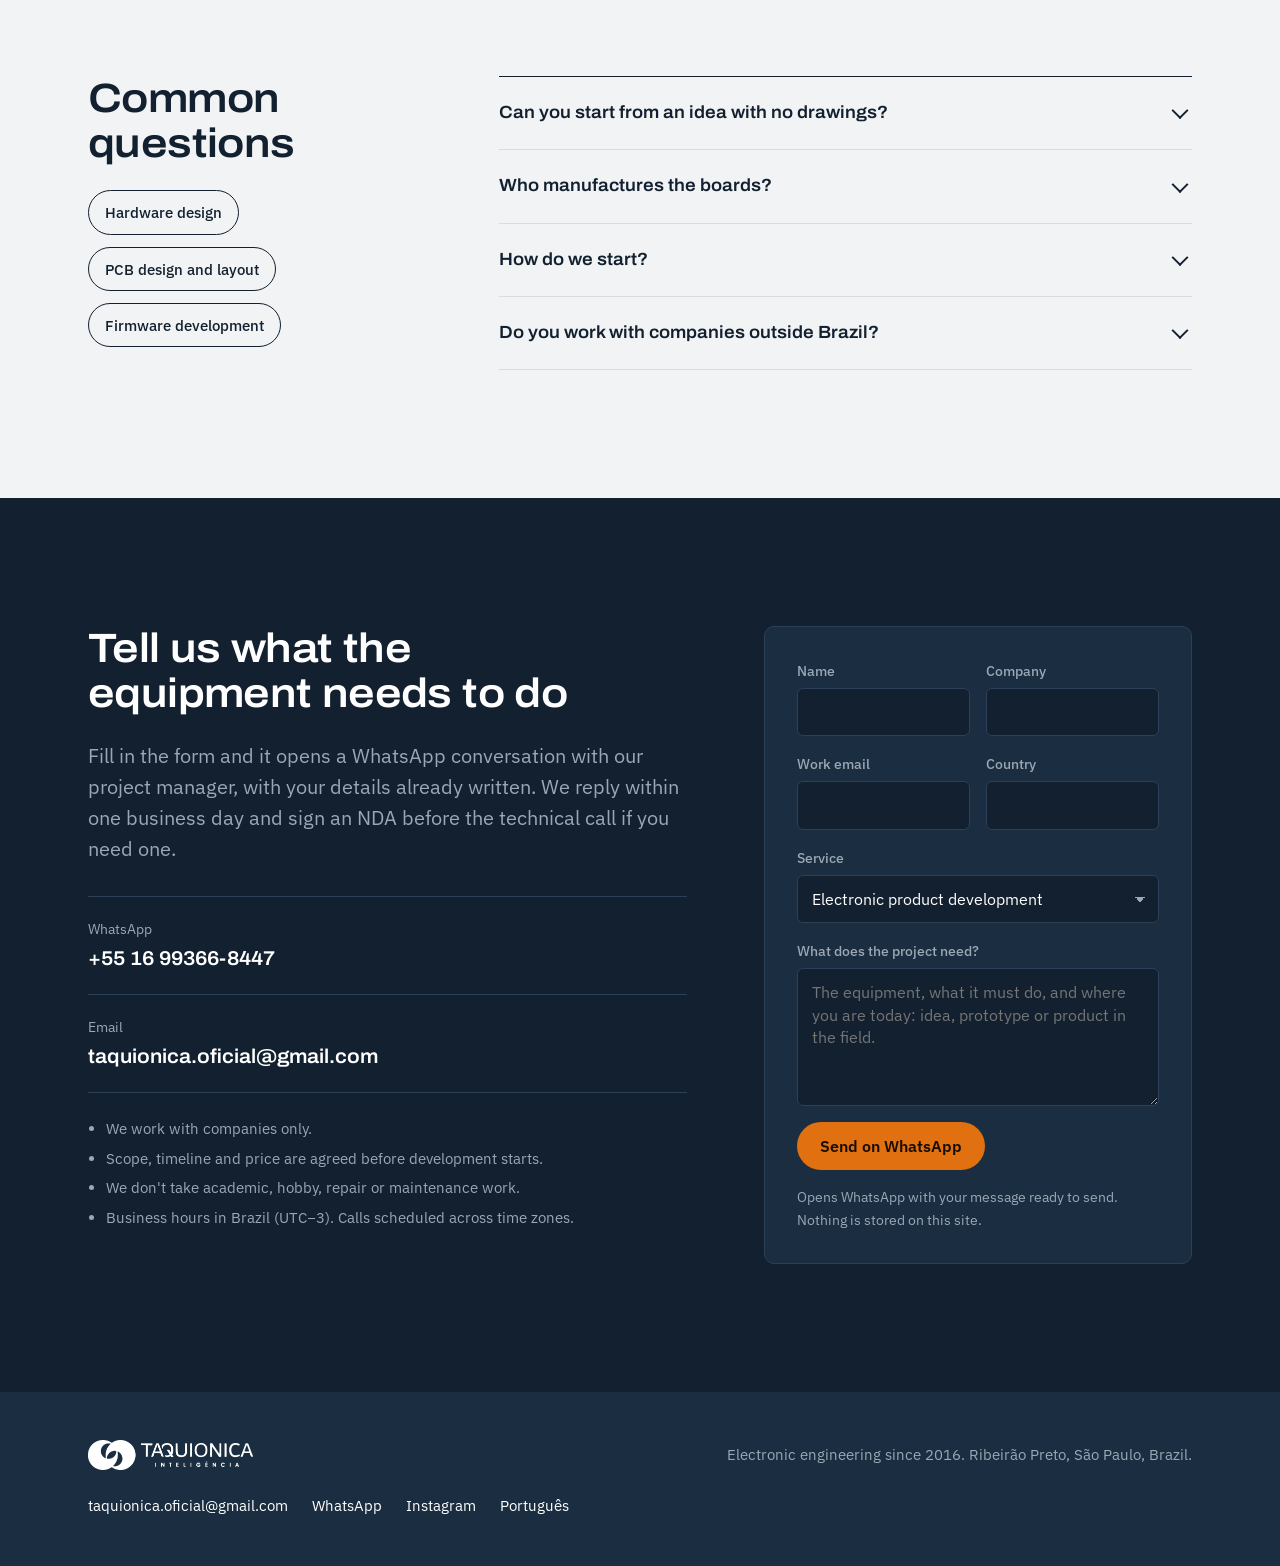
<file: services/electronic-product-development.html>
<!doctype html>
<html lang="en">
<head>
<meta charset="utf-8">
<meta name="viewport" content="width=device-width, initial-scale=1">
<title>Electronic product development — Taquionica</title>
<meta name="description" content="Hardware, firmware and the software around them, designed by one team. Bring the idea, the requirement or the prototype that never became a product.">
<link rel="canonical" href="https://taquionica.com/services/electronic-product-development">
<meta property="og:type" content="website">
<meta property="og:title" content="Electronic product development — Taquionica">
<meta property="og:description" content="Hardware, firmware and the software around them, designed by one team. Bring the idea, the requirement or the prototype that never became a product.">
<meta property="og:url" content="https://taquionica.com/services/electronic-product-development">
<meta property="og:image" content="https://taquionica.com/assets/img/og.jpg">
<link rel="icon" type="image/png" href="../assets/img/symbol-orange.png">
<link rel="alternate" hreflang="pt-BR" href="https://taquionica.com.br/">
<link rel="preload" href="../assets/fonts/archivo-latin-wdth-normal.woff2" as="font" type="font/woff2" crossorigin>
<link rel="stylesheet" href="../assets/site.css?v=1">
<script src="../assets/site.js?v=1" defer></script>
</head>
<body>
<a class="skip" href="#main">Skip to content</a>
<header class="site-head">
  <div class="wrap">
    <a class="brand" href="../" aria-label="Taquionica home"><img src="../assets/img/logo-h-orange.png" alt="Taquionica" width="220" height="40"></a>
    <button class="nav-toggle" aria-expanded="false" aria-controls="nav">Menu</button>
    <nav class="nav" id="nav" aria-label="Main">
      <div class="nav-svc">
        <button class="nav-svc-btn" aria-expanded="false" aria-controls="svc-menu">Services</button>
        <div class="svc-menu" id="svc-menu">
          <div class="menu-col"><p class="menu-h">Build</p><ul><li><a href="electronic-product-development.html">Electronic product development</a></li><li><a href="hardware-design.html">Hardware design</a></li><li><a href="pcb-design.html">PCB design and layout</a></li><li><a href="firmware-development.html">Firmware development</a></li></ul></div>
          <div class="menu-col"><p class="menu-h">Connect</p><ul><li><a href="iot-remote-monitoring.html">IoT and remote monitoring</a></li><li><a href="machine-data-collection.html">Machine data collection</a></li><li><a href="apps-and-dashboards.html">Apps and dashboards for equipment</a></li><li><a href="industrial-software-and-hmi.html">Industrial software and HMI</a></li></ul></div>
          <div class="menu-col"><p class="menu-h">Improve</p><ul><li><a href="industrial-automation.html">Industrial automation</a></li><li><a href="machine-retrofit.html">Machine retrofit</a></li><li><a href="technical-diagnostics.html">Technical diagnostics</a></li><li><a href="engineering-outsourcing.html">Electronic engineering outsourcing</a></li><li><a href="field-embedded-electronics.html">Embedded electronics for field equipment</a></li></ul></div>
        </div>
      </div>
      <a href="../#work">Work</a>
      <a href="../#process">Process</a>
      <a href="../#purpose">Mission</a>
      <a href="../#about">About</a>
      <a class="btn btn-primary" href="#contact">Get a quote</a>
    </nav>
  </div>
</header>
<main id="main">

<section class="svc-hero">
  <div class="wrap">
    <p class="crumbs"><a href="../">Home</a> / <a href="../#services">Services</a> / Electronic product development</p>
    <div class="svc-hero-grid">
      <div>
        <h1>Electronic product development, from first sketch to field-ready unit</h1>
        <p class="lead">Hardware, firmware and the software around them, designed by one team. Bring the idea, the requirement or the prototype that never became a product.</p>
        <div class="btn-row">
          <a class="btn btn-primary" href="#contact">Get a quote</a>
          <a class="btn btn-ghost" href="#scope">What's included</a>
        </div>
      </div>
      <div class="ph"><img src="../assets/img/pcb-iot-controller.jpg" alt="" ></div>
    </div>
  </div>
</section>

<section class="on-dark">
  <div class="wrap">
    <div class="sec-head"><h2>When companies call us</h2><p class="lead">If one of these sounds familiar, this is the service to start with.</p></div>
    <ul class="signals">
      <li><strong>The idea exists, the technical path doesn&#x27;t</strong><span>You know what the product must do, but nobody has turned it into an architecture, a bill of materials and a plan.</span></li>
      <li><strong>The bench prototype never became a product</strong><span>It works on the desk. It is not yet repeatable, protected or ready to be manufactured.</span></li>
      <li><strong>Suppliers that don&#x27;t talk to each other</strong><span>One company did the board, another the firmware, a third the app, and every problem lands between them.</span></li>
      <li><strong>It works on the bench and fails in the field</strong><span>Noise, unstable power and vibration expose what the prototype never had to handle.</span></li>
    </ul>
  </div>
</section>

<section id="scope">
  <div class="wrap">
    <div class="sec-head"><h2>What's included</h2><p class="lead">Take all of it or only the part you need. The scope is agreed in writing before development starts.</p></div>
    <div class="scope">
      <div><h3>Hardware design</h3><p>Circuit architecture, component selection, power, protection and interfaces.</p></div>
      <div><h3>PCB design and review</h3><p>Schematic, layout and the files your manufacturer needs.</p></div>
      <div><h3>Embedded firmware</h3><p>Microcontroller code written for the real operating conditions.</p></div>
      <div><h3>Functional prototype</h3><p>A working unit to validate the concept before you commit to production.</p></div>
      <div><h3>Production readiness</h3><p>Documentation, testing and the adjustments that make the product repeatable.</p></div>
      <div><h3>Apps and connectivity</h3><p>When the product needs a phone app, a dashboard or the cloud, the same team builds it.</p></div>
    </div>
    <ul class="tech" aria-label="Technologies"><li>ESP32 and PIC microcontrollers</li><li>Wi-Fi</li><li>Bluetooth Low Energy</li><li>MQTT</li><li>Modbus</li><li>CAN</li></ul>
  </div>
</section>

<section class="proof">
  <div class="wrap">
    <dl class="facts">
      <div><dt>One accountable lead</dt><dd>you talk to the same person from diagnosis to delivery</dd></div>
      <div><dt>45+ units online</dt><dd>running continuously for more than six years, updated remotely</dd></div>
      <div><dt>Fixed scope first</dt><dd>scope, timeline and price agreed in writing before development</dd></div>
    </dl>
  </div>
</section>

<section class="on-white">
  <div class="wrap">
    <div class="sec-head"><h2>Related work</h2><p class="lead">Equipment designed by Taquionica and in operation today. Client names are kept private.</p></div>
    <div class="work-grid">
<figure class="work w-4"><div class="ph"><img src="../assets/img/pcb-iot-controller.jpg" alt="Connected controller for remote monitoring" loading="lazy"></div><figcaption><strong>Connected controller for remote monitoring</strong><span>Integrated Wi-Fi, multiple driver outputs and data sent to a cloud dashboard.</span></figcaption></figure><figure class="work w-4"><div class="ph"><img src="../assets/img/pcb-motor-control.jpg" alt="Dual motor control board" loading="lazy"></div><figcaption><strong>Dual motor control board</strong><span>Dedicated hardware with a power stage for two motors, protections and control firmware.</span></figcaption></figure><figure class="work w-4"><div class="ph"><img src="../assets/img/app-ble.jpg" alt="Bluetooth app for equipment setup" loading="lazy"></div><figcaption><strong>Bluetooth app for equipment setup</strong><span>Operating profiles, real-time charts of temperature, voltage and power, and stored history.</span></figcaption></figure>
    </div>
  </div>
</section>

<section>
  <div class="wrap faq-grid">
    <div>
      <h2>Common questions</h2>
      <div class="related">
<a href="hardware-design.html">Hardware design</a><a href="pcb-design.html">PCB design and layout</a><a href="firmware-development.html">Firmware development</a>
      </div>
    </div>
    <div class="faq">
      <details><summary>Can you start from an idea with no drawings?</summary><p>Yes. The first step is understanding what the product must do and under which conditions. From there we propose an architecture and a scope before any development starts.</p></details>
      <details><summary>Who manufactures the boards?</summary><p>We assemble the boards for the products we develop. If you already have a manufacturer, we deliver production files for them.</p></details>
      <details><summary>How do we start?</summary><p>Send a short description by email or WhatsApp. We reply within one business day, sign an NDA if needed and schedule the technical conversation.</p></details>
      <details><summary>Do you work with companies outside Brazil?</summary><p>Yes. Files, code and documentation are delivered digitally, and calls are scheduled across time zones.</p></details>
    </div>
  </div>
</section>

<section class="on-dark contact" id="contact">
  <div class="wrap contact-grid">
    <div>
      <h2>Tell us what the equipment needs to do</h2>
      <p class="lead">Fill in the form and it opens a WhatsApp conversation with our project manager, with your details already written. We reply within one business day and sign an NDA before the technical call if you need one.</p>
      <ul class="channels">
        <li><a href="https://wa.me/5516993668447?text=Hi%20Taquionica%2C%20I%27d%20like%20to%20discuss%20an%20engineering%20project." rel="noopener"><span class="k">WhatsApp</span><span class="v">+55 16 99366-8447</span></a></li>
        <li><a href="mailto:taquionica.oficial@gmail.com?subject=Project%20inquiry"><span class="k">Email</span><span class="v">taquionica.oficial@gmail.com</span></a></li>
      </ul>
      <div class="fineprint">
        <ul>
          <li>We work with companies only.</li>
          <li>Scope, timeline and price are agreed before development starts.</li>
          <li>We don't take academic, hobby, repair or maintenance work.</li>
          <li>Business hours in Brazil (UTC−3). Calls scheduled across time zones.</li>
        </ul>
      </div>
    </div>
    <form class="wa-form" novalidate data-wa="5516993668447">
      <div class="f-row">
        <label class="f">Name<input name="name" autocomplete="name" required></label>
        <label class="f">Company<input name="company" autocomplete="organization" required></label>
      </div>
      <div class="f-row">
        <label class="f">Work email<input name="email" type="email" autocomplete="email" required></label>
        <label class="f">Country<input name="country" autocomplete="country-name" required></label>
      </div>
      <label class="f">Service<select name="service" required><option value="">Choose a service</option><option selected>Electronic product development</option><option>Hardware design</option><option>PCB design and layout</option><option>Firmware development</option><option>IoT and remote monitoring</option><option>Machine data collection</option><option>Apps and dashboards for equipment</option><option>Industrial software and HMI</option><option>Industrial automation</option><option>Machine retrofit</option><option>Technical diagnostics</option><option>Electronic engineering outsourcing</option><option>Embedded electronics for field equipment</option><option>Not sure yet</option></select></label>
      <label class="f">What does the project need?<textarea name="message" rows="5" required placeholder="The equipment, what it must do, and where you are today: idea, prototype or product in the field."></textarea></label>
      <p class="f-error" role="alert" hidden>Fill in every field so we can answer with something useful.</p>
      <button class="btn btn-primary f-submit" type="submit">Send on WhatsApp</button>
      <p class="f-note">Opens WhatsApp with your message ready to send. Nothing is stored on this site.</p>
      <p class="f-fallback" hidden>If WhatsApp didn't open, <a class="f-link" href="#" rel="noopener">tap here to open it</a>.</p>
    </form>
  </div>
</section>
</main>
<footer class="site-foot">
  <div class="wrap">
    <img src="../assets/img/logo-h-white.png" alt="Taquionica" width="155" height="30">
    <p>Electronic engineering since 2016. Ribeirão Preto, São Paulo, Brazil.</p>
    <div class="foot-links">
      <a href="mailto:taquionica.oficial@gmail.com">taquionica.oficial@gmail.com</a>
      <a href="https://wa.me/5516993668447?text=Hi%20Taquionica%2C%20I%27d%20like%20to%20discuss%20an%20engineering%20project." rel="noopener">WhatsApp</a>
      <a href="https://www.instagram.com/taquionica_oficial/" rel="noopener">Instagram</a>
      <a href="https://taquionica.com.br/" hreflang="pt-BR">Português</a>
    </div>
  </div>
</footer>
</body>
</html>
</file>
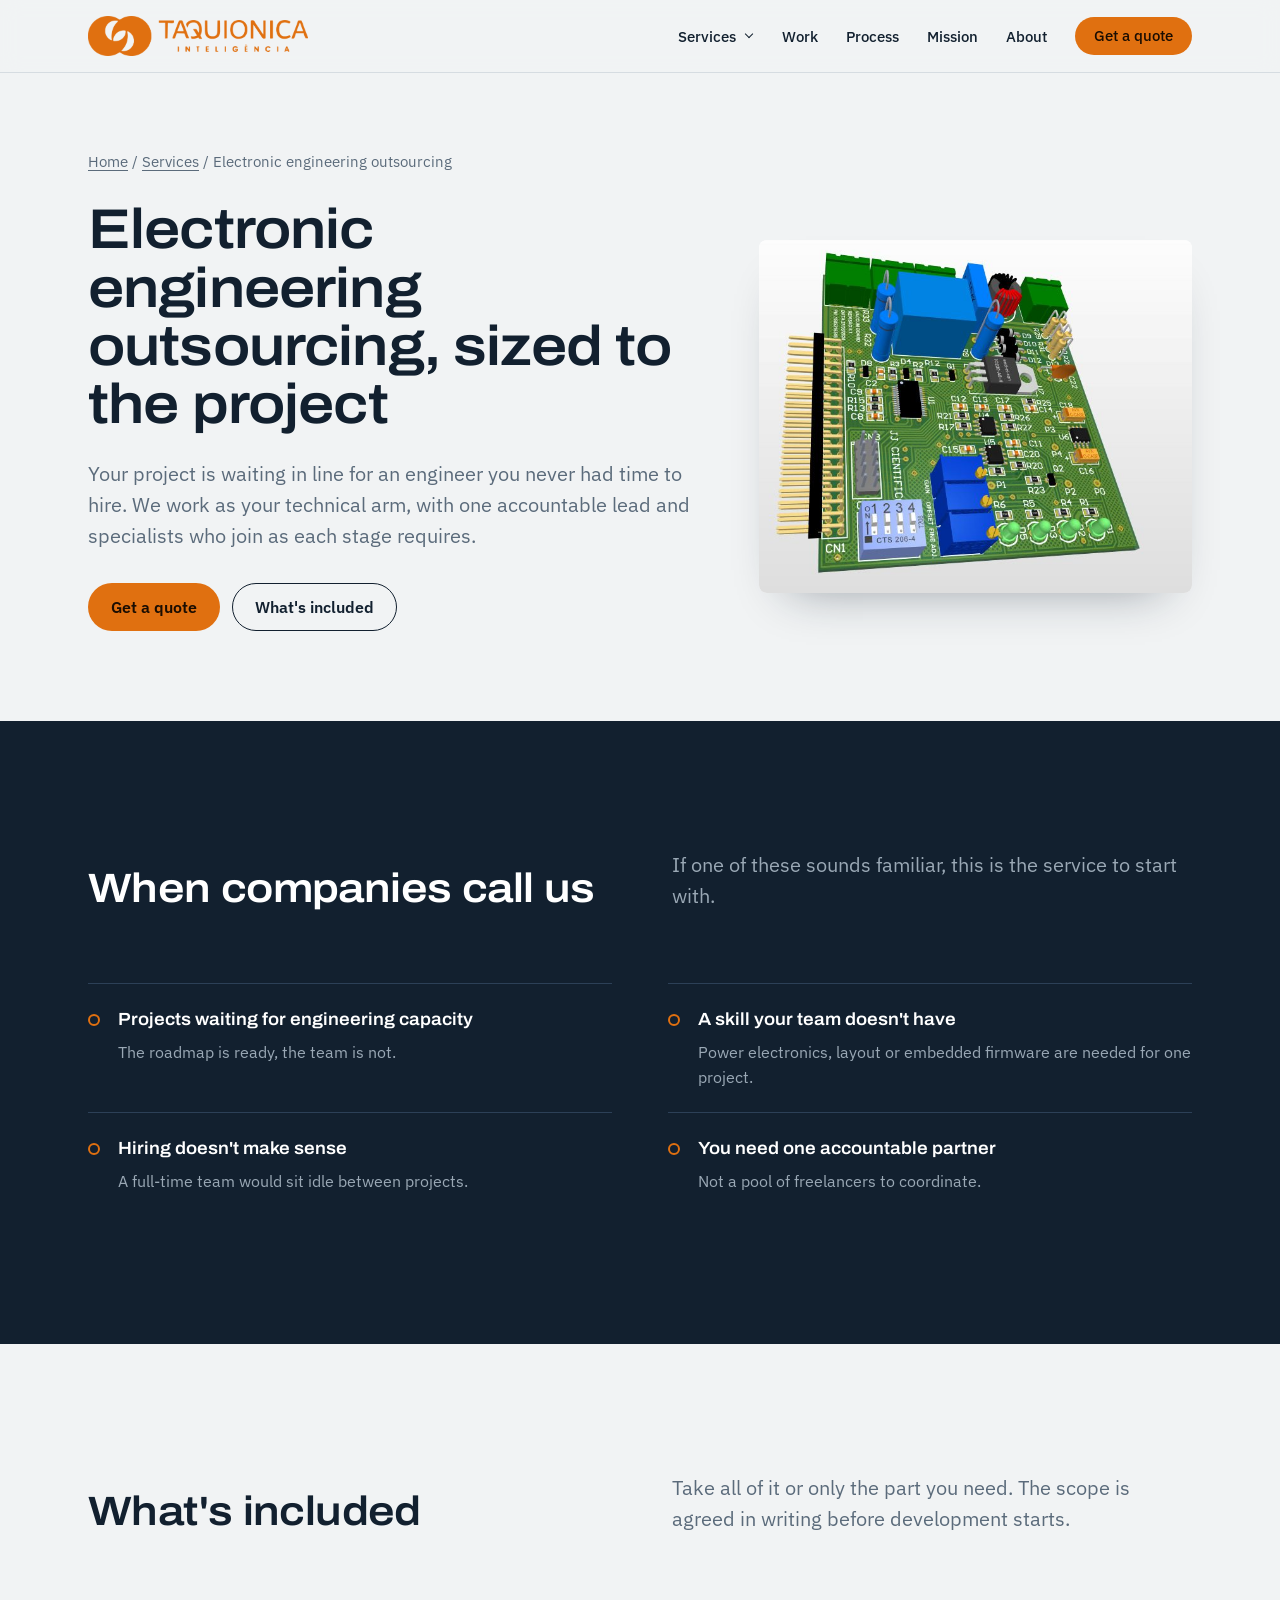
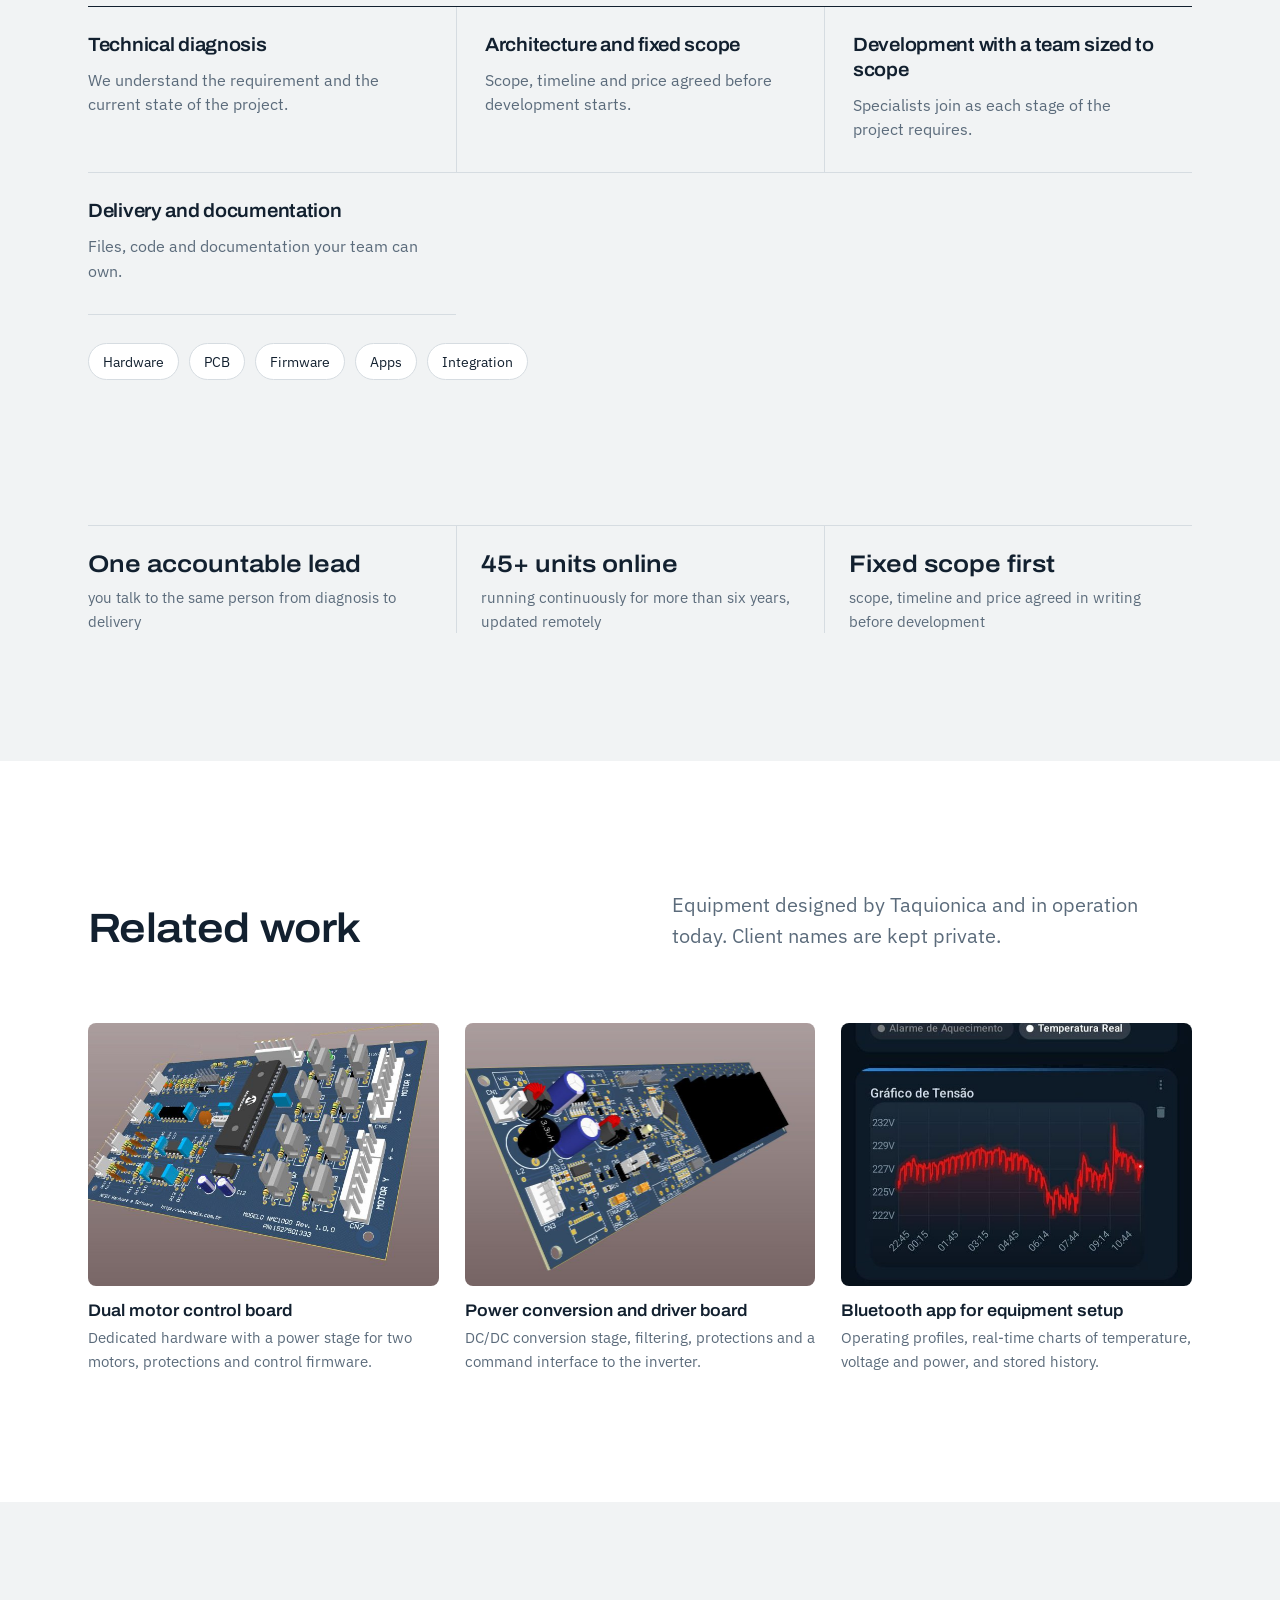
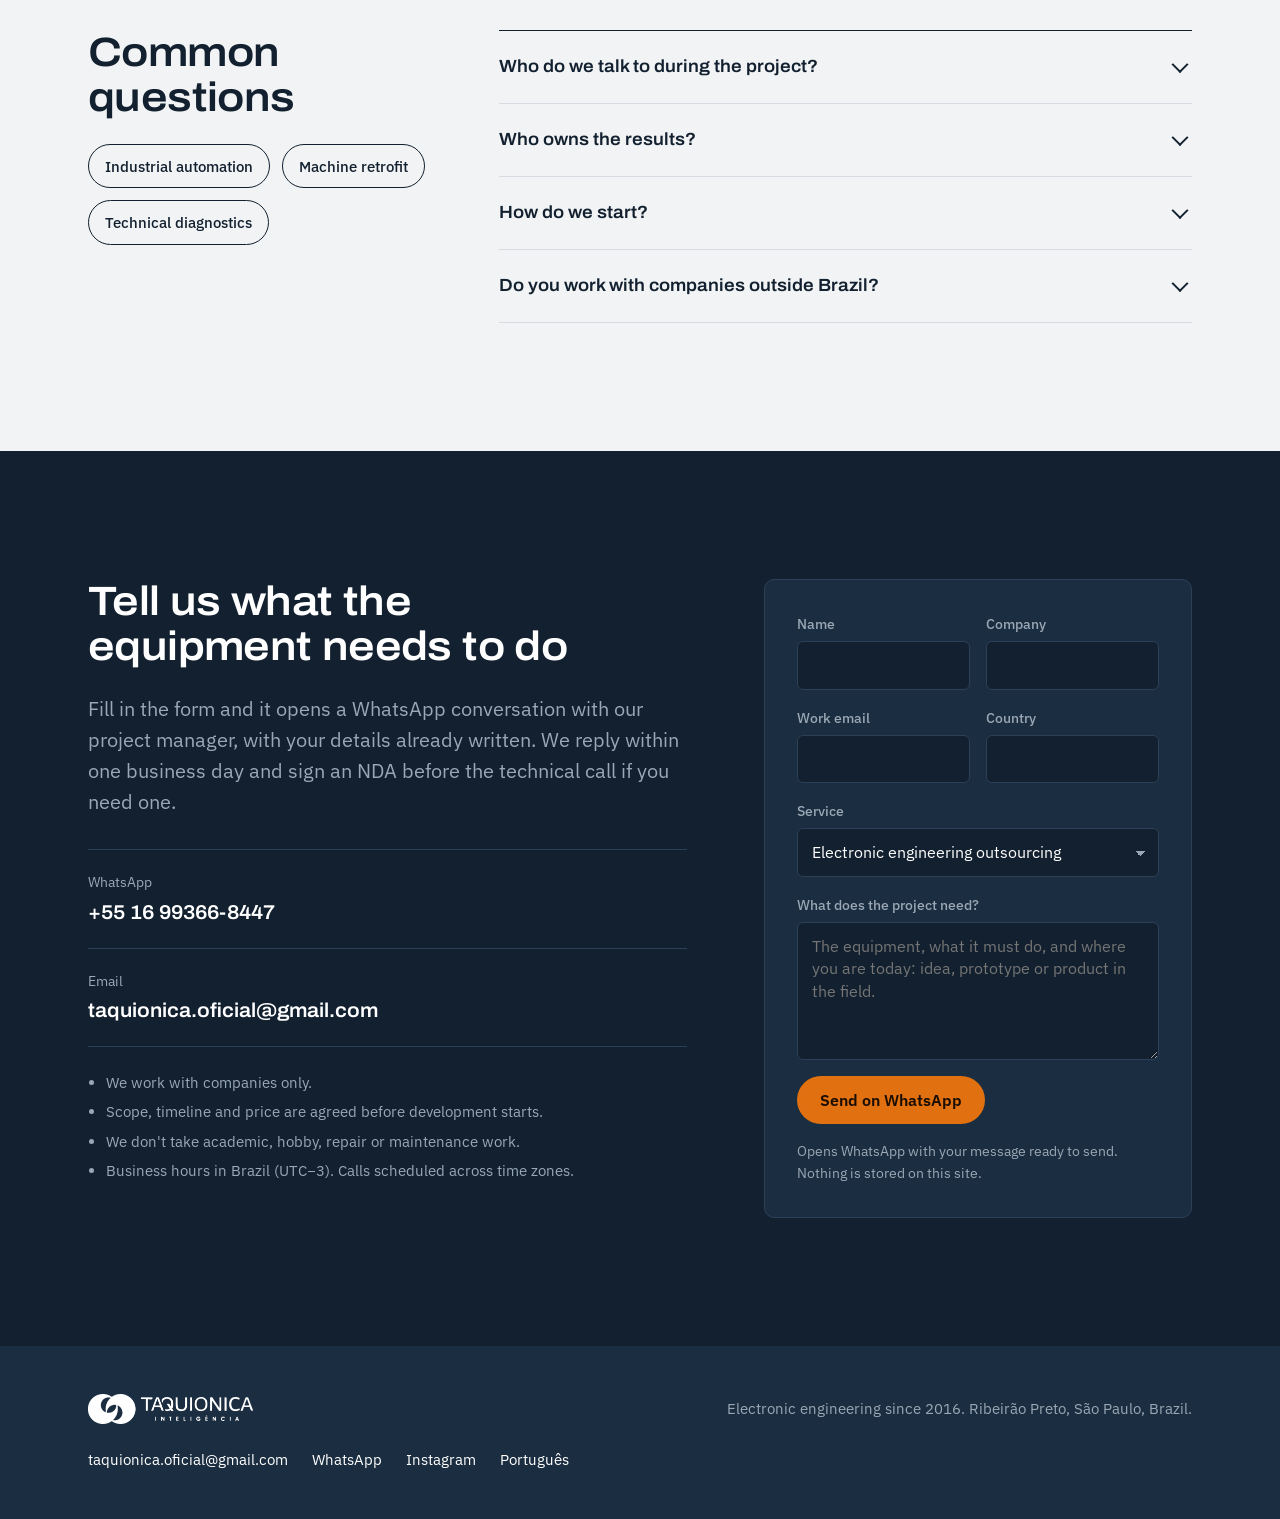
<file: services/engineering-outsourcing.html>
<!doctype html>
<html lang="en">
<head>
<meta charset="utf-8">
<meta name="viewport" content="width=device-width, initial-scale=1">
<title>Electronic engineering outsourcing — Taquionica</title>
<meta name="description" content="Your project is waiting in line for an engineer you never had time to hire. We work as your technical arm, with one accountable lead and specialists who join as each stage requires.">
<link rel="canonical" href="https://taquionica.com/services/engineering-outsourcing">
<meta property="og:type" content="website">
<meta property="og:title" content="Electronic engineering outsourcing — Taquionica">
<meta property="og:description" content="Your project is waiting in line for an engineer you never had time to hire. We work as your technical arm, with one accountable lead and specialists who join as each stage requires.">
<meta property="og:url" content="https://taquionica.com/services/engineering-outsourcing">
<meta property="og:image" content="https://taquionica.com/assets/img/og.jpg">
<link rel="icon" type="image/png" href="../assets/img/symbol-orange.png">
<link rel="alternate" hreflang="pt-BR" href="https://taquionica.com.br/">
<link rel="preload" href="../assets/fonts/archivo-latin-wdth-normal.woff2" as="font" type="font/woff2" crossorigin>
<link rel="stylesheet" href="../assets/site.css?v=1">
<script src="../assets/site.js?v=1" defer></script>
</head>
<body>
<a class="skip" href="#main">Skip to content</a>
<header class="site-head">
  <div class="wrap">
    <a class="brand" href="../" aria-label="Taquionica home"><img src="../assets/img/logo-h-orange.png" alt="Taquionica" width="220" height="40"></a>
    <button class="nav-toggle" aria-expanded="false" aria-controls="nav">Menu</button>
    <nav class="nav" id="nav" aria-label="Main">
      <div class="nav-svc">
        <button class="nav-svc-btn" aria-expanded="false" aria-controls="svc-menu">Services</button>
        <div class="svc-menu" id="svc-menu">
          <div class="menu-col"><p class="menu-h">Build</p><ul><li><a href="electronic-product-development.html">Electronic product development</a></li><li><a href="hardware-design.html">Hardware design</a></li><li><a href="pcb-design.html">PCB design and layout</a></li><li><a href="firmware-development.html">Firmware development</a></li></ul></div>
          <div class="menu-col"><p class="menu-h">Connect</p><ul><li><a href="iot-remote-monitoring.html">IoT and remote monitoring</a></li><li><a href="machine-data-collection.html">Machine data collection</a></li><li><a href="apps-and-dashboards.html">Apps and dashboards for equipment</a></li><li><a href="industrial-software-and-hmi.html">Industrial software and HMI</a></li></ul></div>
          <div class="menu-col"><p class="menu-h">Improve</p><ul><li><a href="industrial-automation.html">Industrial automation</a></li><li><a href="machine-retrofit.html">Machine retrofit</a></li><li><a href="technical-diagnostics.html">Technical diagnostics</a></li><li><a href="engineering-outsourcing.html">Electronic engineering outsourcing</a></li><li><a href="field-embedded-electronics.html">Embedded electronics for field equipment</a></li></ul></div>
        </div>
      </div>
      <a href="../#work">Work</a>
      <a href="../#process">Process</a>
      <a href="../#purpose">Mission</a>
      <a href="../#about">About</a>
      <a class="btn btn-primary" href="#contact">Get a quote</a>
    </nav>
  </div>
</header>
<main id="main">

<section class="svc-hero">
  <div class="wrap">
    <p class="crumbs"><a href="../">Home</a> / <a href="../#services">Services</a> / Electronic engineering outsourcing</p>
    <div class="svc-hero-grid">
      <div>
        <h1>Electronic engineering outsourcing, sized to the project</h1>
        <p class="lead">Your project is waiting in line for an engineer you never had time to hire. We work as your technical arm, with one accountable lead and specialists who join as each stage requires.</p>
        <div class="btn-row">
          <a class="btn btn-primary" href="#contact">Get a quote</a>
          <a class="btn btn-ghost" href="#scope">What's included</a>
        </div>
      </div>
      <div class="ph"><img src="../assets/img/pcb-signal-acquisition.jpg" alt="" ></div>
    </div>
  </div>
</section>

<section class="on-dark">
  <div class="wrap">
    <div class="sec-head"><h2>When companies call us</h2><p class="lead">If one of these sounds familiar, this is the service to start with.</p></div>
    <ul class="signals">
      <li><strong>Projects waiting for engineering capacity</strong><span>The roadmap is ready, the team is not.</span></li>
      <li><strong>A skill your team doesn&#x27;t have</strong><span>Power electronics, layout or embedded firmware are needed for one project.</span></li>
      <li><strong>Hiring doesn&#x27;t make sense</strong><span>A full-time team would sit idle between projects.</span></li>
      <li><strong>You need one accountable partner</strong><span>Not a pool of freelancers to coordinate.</span></li>
    </ul>
  </div>
</section>

<section id="scope">
  <div class="wrap">
    <div class="sec-head"><h2>What's included</h2><p class="lead">Take all of it or only the part you need. The scope is agreed in writing before development starts.</p></div>
    <div class="scope">
      <div><h3>Technical diagnosis</h3><p>We understand the requirement and the current state of the project.</p></div>
      <div><h3>Architecture and fixed scope</h3><p>Scope, timeline and price agreed before development starts.</p></div>
      <div><h3>Development with a team sized to scope</h3><p>Specialists join as each stage of the project requires.</p></div>
      <div><h3>Delivery and documentation</h3><p>Files, code and documentation your team can own.</p></div>
    </div>
    <ul class="tech" aria-label="Technologies"><li>Hardware</li><li>PCB</li><li>Firmware</li><li>Apps</li><li>Integration</li></ul>
  </div>
</section>

<section class="proof">
  <div class="wrap">
    <dl class="facts">
      <div><dt>One accountable lead</dt><dd>you talk to the same person from diagnosis to delivery</dd></div>
      <div><dt>45+ units online</dt><dd>running continuously for more than six years, updated remotely</dd></div>
      <div><dt>Fixed scope first</dt><dd>scope, timeline and price agreed in writing before development</dd></div>
    </dl>
  </div>
</section>

<section class="on-white">
  <div class="wrap">
    <div class="sec-head"><h2>Related work</h2><p class="lead">Equipment designed by Taquionica and in operation today. Client names are kept private.</p></div>
    <div class="work-grid">
<figure class="work w-4"><div class="ph"><img src="../assets/img/pcb-motor-control.jpg" alt="Dual motor control board" loading="lazy"></div><figcaption><strong>Dual motor control board</strong><span>Dedicated hardware with a power stage for two motors, protections and control firmware.</span></figcaption></figure><figure class="work w-4"><div class="ph"><img src="../assets/img/pcb-power-conversion.jpg" alt="Power conversion and driver board" loading="lazy"></div><figcaption><strong>Power conversion and driver board</strong><span>DC/DC conversion stage, filtering, protections and a command interface to the inverter.</span></figcaption></figure><figure class="work w-4"><div class="ph"><img src="../assets/img/app-ble.jpg" alt="Bluetooth app for equipment setup" loading="lazy"></div><figcaption><strong>Bluetooth app for equipment setup</strong><span>Operating profiles, real-time charts of temperature, voltage and power, and stored history.</span></figcaption></figure>
    </div>
  </div>
</section>

<section>
  <div class="wrap faq-grid">
    <div>
      <h2>Common questions</h2>
      <div class="related">
<a href="industrial-automation.html">Industrial automation</a><a href="machine-retrofit.html">Machine retrofit</a><a href="technical-diagnostics.html">Technical diagnostics</a>
      </div>
    </div>
    <div class="faq">
      <details><summary>Who do we talk to during the project?</summary><p>One person: our project manager and technical lead, from diagnosis to delivery.</p></details>
      <details><summary>Who owns the results?</summary><p>Ownership of designs and code is defined in the contract before work begins.</p></details>
      <details><summary>How do we start?</summary><p>Send a short description by email or WhatsApp. We reply within one business day, sign an NDA if needed and schedule the technical conversation.</p></details>
      <details><summary>Do you work with companies outside Brazil?</summary><p>Yes. Files, code and documentation are delivered digitally, and calls are scheduled across time zones.</p></details>
    </div>
  </div>
</section>

<section class="on-dark contact" id="contact">
  <div class="wrap contact-grid">
    <div>
      <h2>Tell us what the equipment needs to do</h2>
      <p class="lead">Fill in the form and it opens a WhatsApp conversation with our project manager, with your details already written. We reply within one business day and sign an NDA before the technical call if you need one.</p>
      <ul class="channels">
        <li><a href="https://wa.me/5516993668447?text=Hi%20Taquionica%2C%20I%27d%20like%20to%20discuss%20an%20engineering%20project." rel="noopener"><span class="k">WhatsApp</span><span class="v">+55 16 99366-8447</span></a></li>
        <li><a href="mailto:taquionica.oficial@gmail.com?subject=Project%20inquiry"><span class="k">Email</span><span class="v">taquionica.oficial@gmail.com</span></a></li>
      </ul>
      <div class="fineprint">
        <ul>
          <li>We work with companies only.</li>
          <li>Scope, timeline and price are agreed before development starts.</li>
          <li>We don't take academic, hobby, repair or maintenance work.</li>
          <li>Business hours in Brazil (UTC−3). Calls scheduled across time zones.</li>
        </ul>
      </div>
    </div>
    <form class="wa-form" novalidate data-wa="5516993668447">
      <div class="f-row">
        <label class="f">Name<input name="name" autocomplete="name" required></label>
        <label class="f">Company<input name="company" autocomplete="organization" required></label>
      </div>
      <div class="f-row">
        <label class="f">Work email<input name="email" type="email" autocomplete="email" required></label>
        <label class="f">Country<input name="country" autocomplete="country-name" required></label>
      </div>
      <label class="f">Service<select name="service" required><option value="">Choose a service</option><option>Electronic product development</option><option>Hardware design</option><option>PCB design and layout</option><option>Firmware development</option><option>IoT and remote monitoring</option><option>Machine data collection</option><option>Apps and dashboards for equipment</option><option>Industrial software and HMI</option><option>Industrial automation</option><option>Machine retrofit</option><option>Technical diagnostics</option><option selected>Electronic engineering outsourcing</option><option>Embedded electronics for field equipment</option><option>Not sure yet</option></select></label>
      <label class="f">What does the project need?<textarea name="message" rows="5" required placeholder="The equipment, what it must do, and where you are today: idea, prototype or product in the field."></textarea></label>
      <p class="f-error" role="alert" hidden>Fill in every field so we can answer with something useful.</p>
      <button class="btn btn-primary f-submit" type="submit">Send on WhatsApp</button>
      <p class="f-note">Opens WhatsApp with your message ready to send. Nothing is stored on this site.</p>
      <p class="f-fallback" hidden>If WhatsApp didn't open, <a class="f-link" href="#" rel="noopener">tap here to open it</a>.</p>
    </form>
  </div>
</section>
</main>
<footer class="site-foot">
  <div class="wrap">
    <img src="../assets/img/logo-h-white.png" alt="Taquionica" width="155" height="30">
    <p>Electronic engineering since 2016. Ribeirão Preto, São Paulo, Brazil.</p>
    <div class="foot-links">
      <a href="mailto:taquionica.oficial@gmail.com">taquionica.oficial@gmail.com</a>
      <a href="https://wa.me/5516993668447?text=Hi%20Taquionica%2C%20I%27d%20like%20to%20discuss%20an%20engineering%20project." rel="noopener">WhatsApp</a>
      <a href="https://www.instagram.com/taquionica_oficial/" rel="noopener">Instagram</a>
      <a href="https://taquionica.com.br/" hreflang="pt-BR">Português</a>
    </div>
  </div>
</footer>
</body>
</html>
</file>
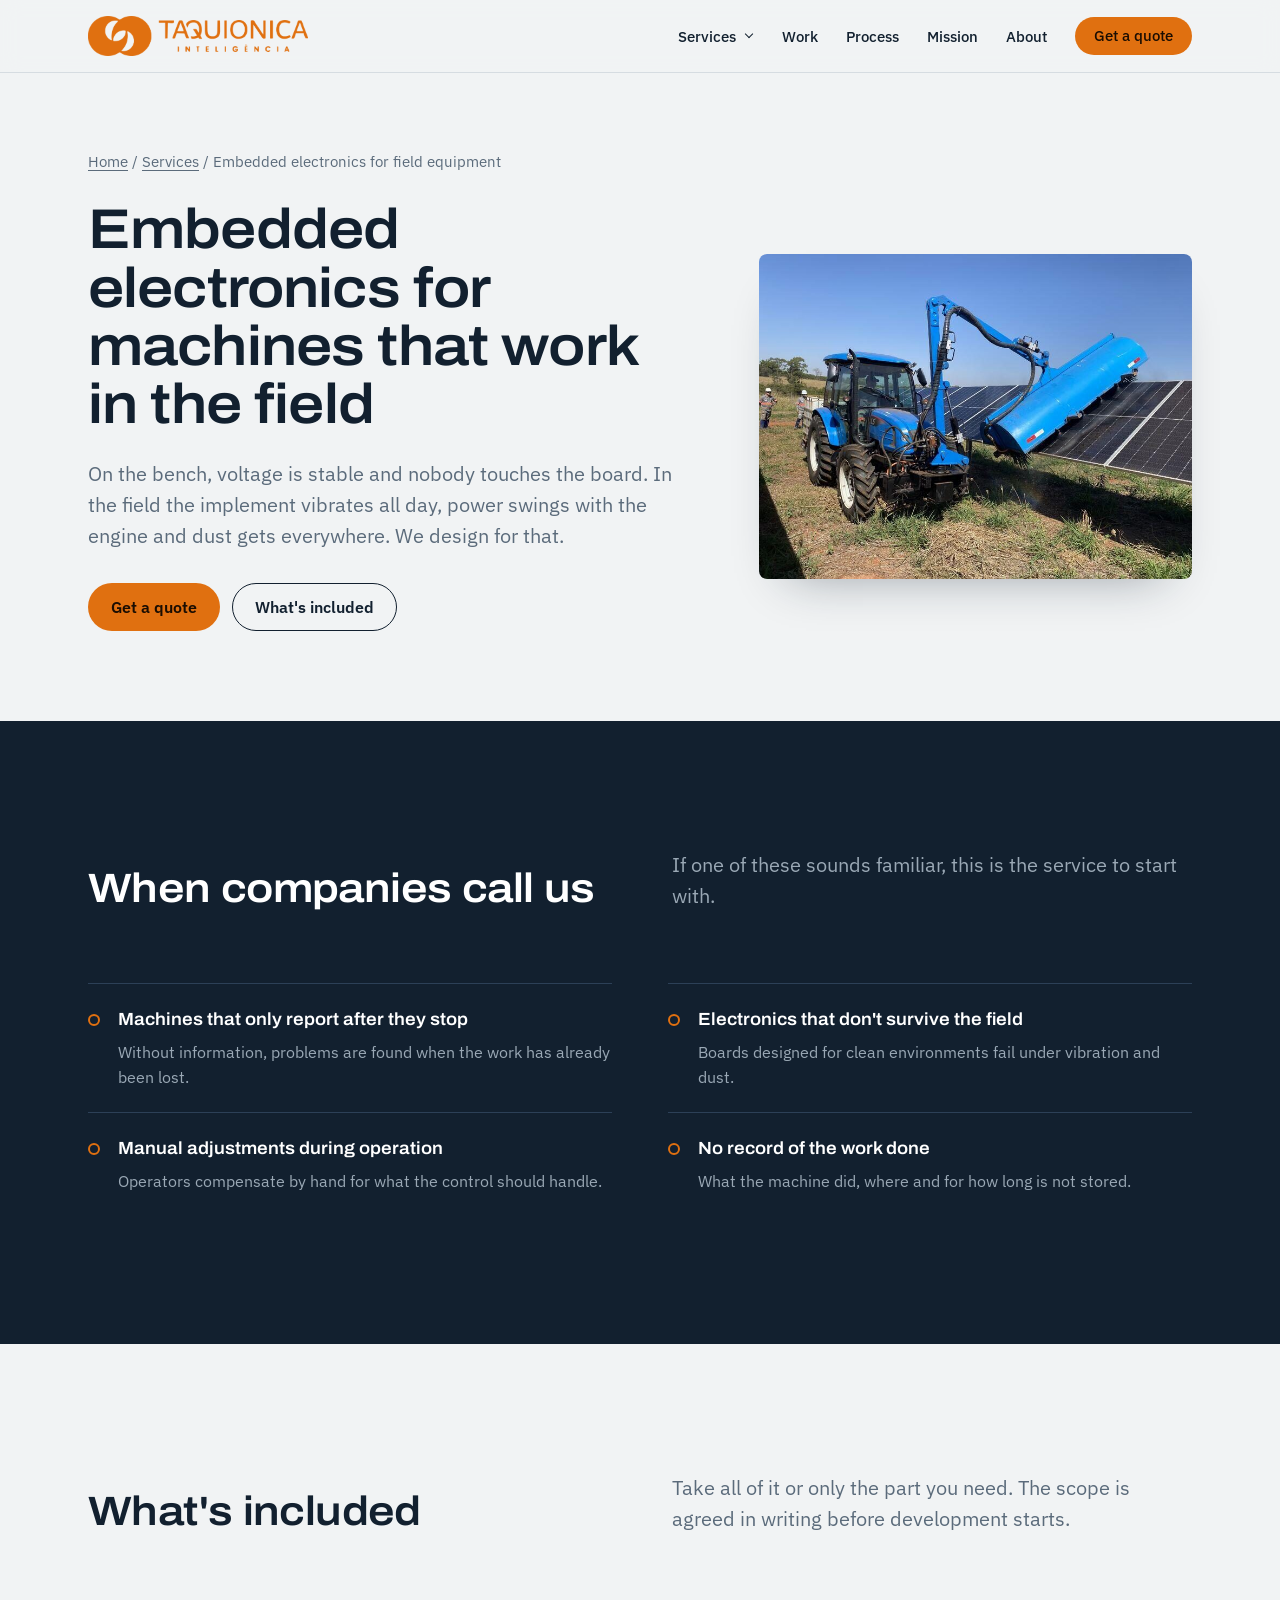
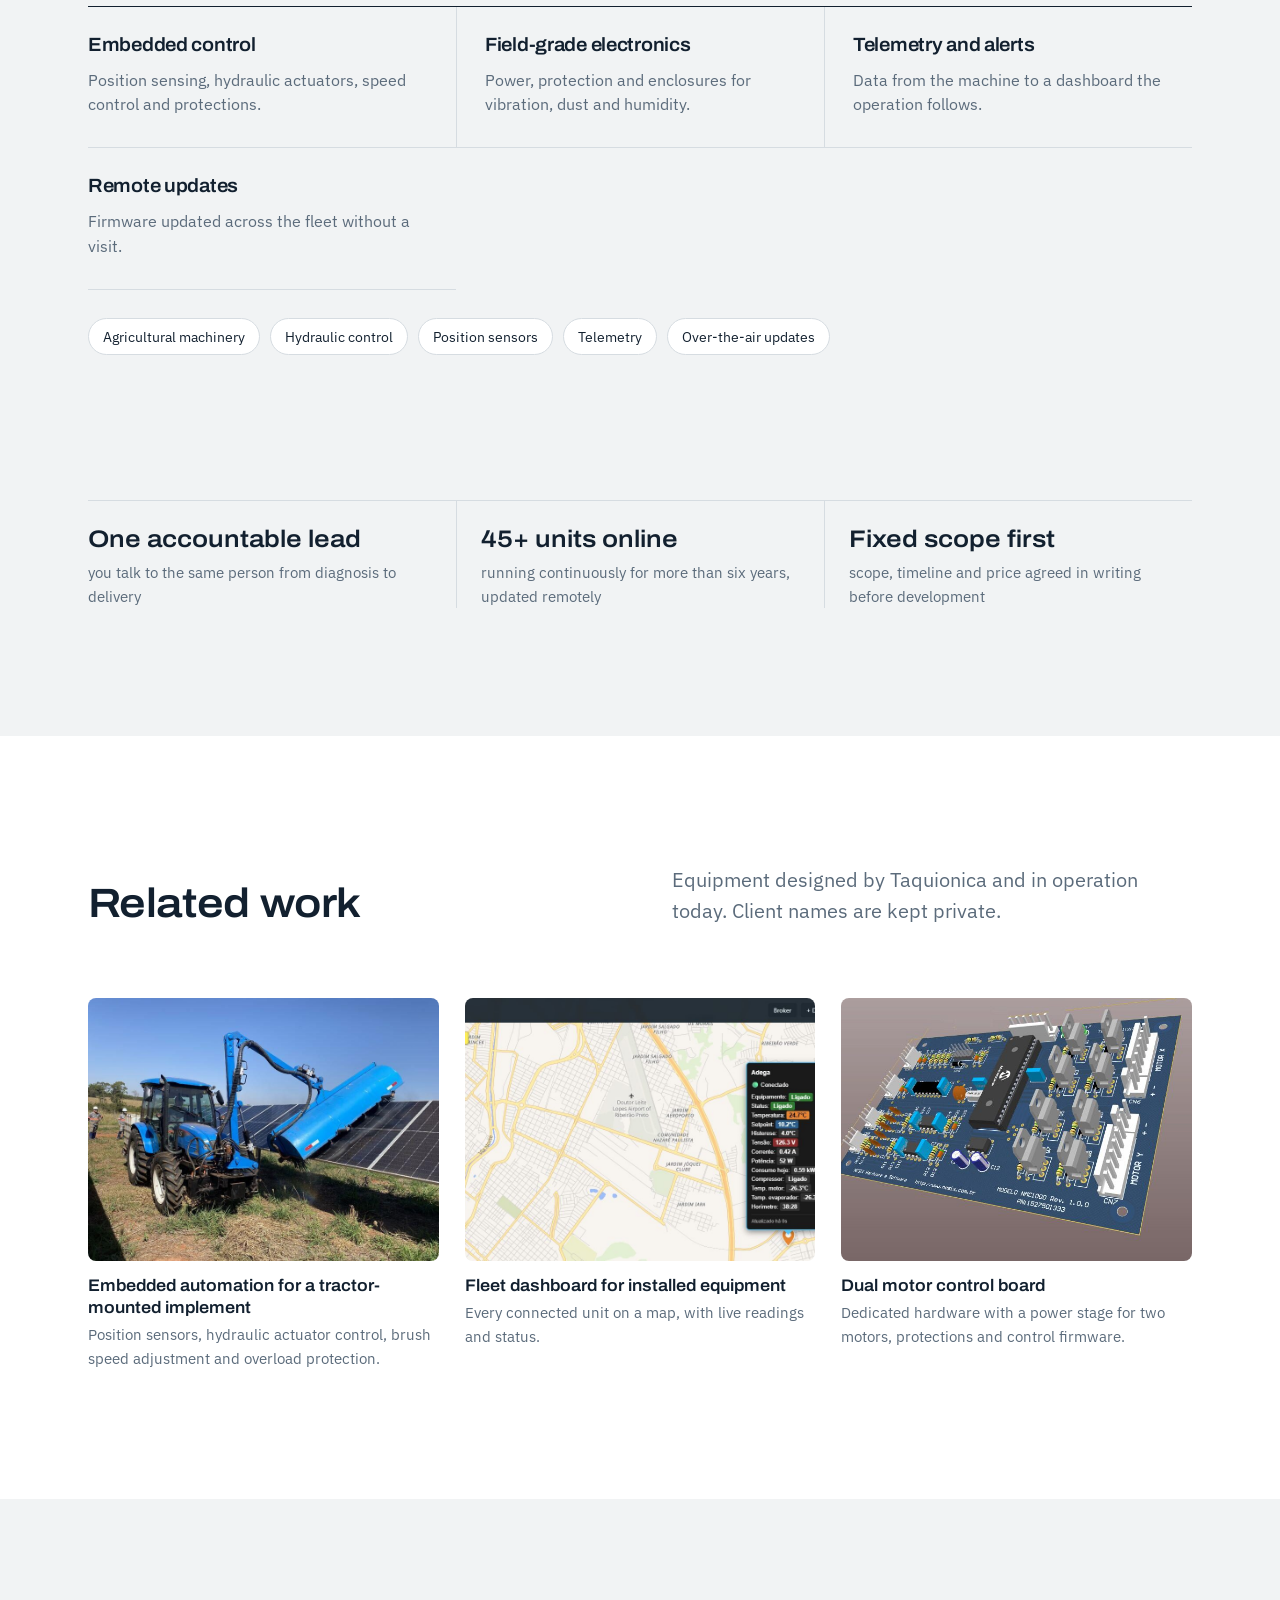
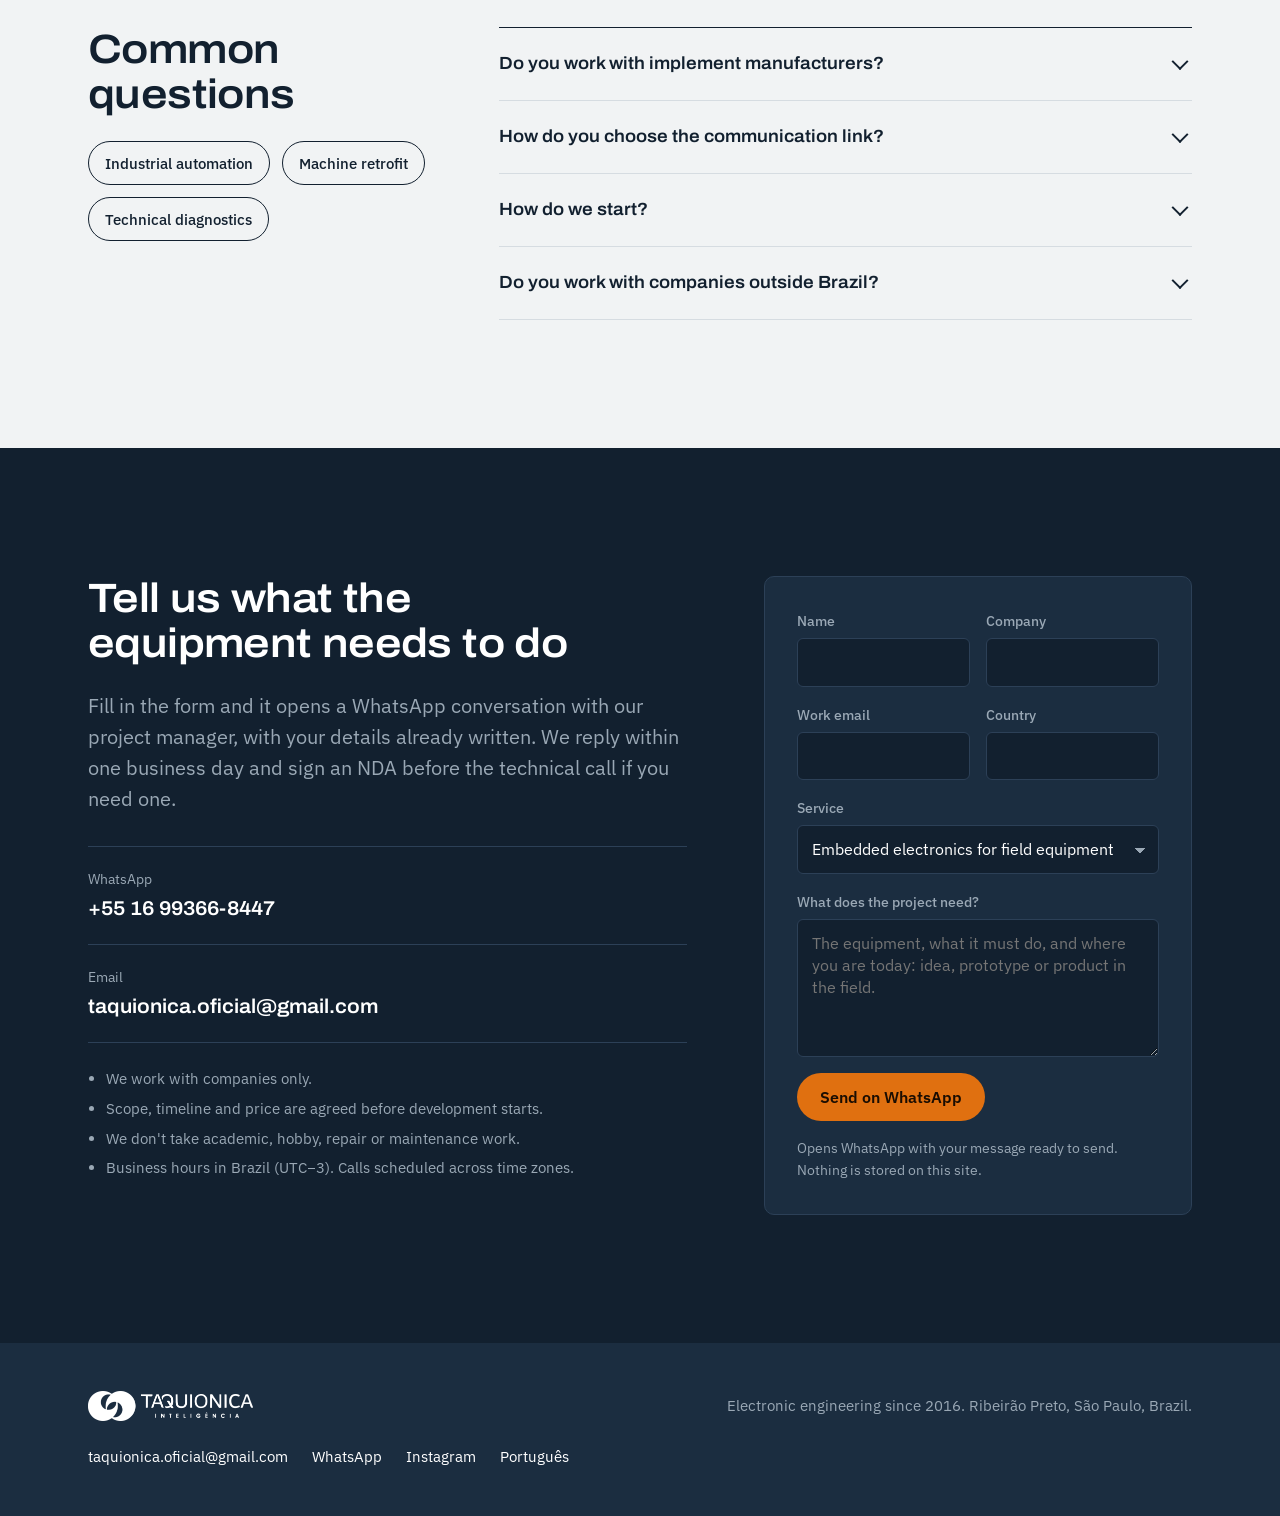
<file: services/field-embedded-electronics.html>
<!doctype html>
<html lang="en">
<head>
<meta charset="utf-8">
<meta name="viewport" content="width=device-width, initial-scale=1">
<title>Embedded electronics for field equipment — Taquionica</title>
<meta name="description" content="On the bench, voltage is stable and nobody touches the board. In the field the implement vibrates all day, power swings with the engine and dust gets everywhere. We design for that.">
<link rel="canonical" href="https://taquionica.com/services/field-embedded-electronics">
<meta property="og:type" content="website">
<meta property="og:title" content="Embedded electronics for field equipment — Taquionica">
<meta property="og:description" content="On the bench, voltage is stable and nobody touches the board. In the field the implement vibrates all day, power swings with the engine and dust gets everywhere. We design for that.">
<meta property="og:url" content="https://taquionica.com/services/field-embedded-electronics">
<meta property="og:image" content="https://taquionica.com/assets/img/og.jpg">
<link rel="icon" type="image/png" href="../assets/img/symbol-orange.png">
<link rel="alternate" hreflang="pt-BR" href="https://taquionica.com.br/">
<link rel="preload" href="../assets/fonts/archivo-latin-wdth-normal.woff2" as="font" type="font/woff2" crossorigin>
<link rel="stylesheet" href="../assets/site.css?v=1">
<script src="../assets/site.js?v=1" defer></script>
</head>
<body>
<a class="skip" href="#main">Skip to content</a>
<header class="site-head">
  <div class="wrap">
    <a class="brand" href="../" aria-label="Taquionica home"><img src="../assets/img/logo-h-orange.png" alt="Taquionica" width="220" height="40"></a>
    <button class="nav-toggle" aria-expanded="false" aria-controls="nav">Menu</button>
    <nav class="nav" id="nav" aria-label="Main">
      <div class="nav-svc">
        <button class="nav-svc-btn" aria-expanded="false" aria-controls="svc-menu">Services</button>
        <div class="svc-menu" id="svc-menu">
          <div class="menu-col"><p class="menu-h">Build</p><ul><li><a href="electronic-product-development.html">Electronic product development</a></li><li><a href="hardware-design.html">Hardware design</a></li><li><a href="pcb-design.html">PCB design and layout</a></li><li><a href="firmware-development.html">Firmware development</a></li></ul></div>
          <div class="menu-col"><p class="menu-h">Connect</p><ul><li><a href="iot-remote-monitoring.html">IoT and remote monitoring</a></li><li><a href="machine-data-collection.html">Machine data collection</a></li><li><a href="apps-and-dashboards.html">Apps and dashboards for equipment</a></li><li><a href="industrial-software-and-hmi.html">Industrial software and HMI</a></li></ul></div>
          <div class="menu-col"><p class="menu-h">Improve</p><ul><li><a href="industrial-automation.html">Industrial automation</a></li><li><a href="machine-retrofit.html">Machine retrofit</a></li><li><a href="technical-diagnostics.html">Technical diagnostics</a></li><li><a href="engineering-outsourcing.html">Electronic engineering outsourcing</a></li><li><a href="field-embedded-electronics.html">Embedded electronics for field equipment</a></li></ul></div>
        </div>
      </div>
      <a href="../#work">Work</a>
      <a href="../#process">Process</a>
      <a href="../#purpose">Mission</a>
      <a href="../#about">About</a>
      <a class="btn btn-primary" href="#contact">Get a quote</a>
    </nav>
  </div>
</header>
<main id="main">

<section class="svc-hero">
  <div class="wrap">
    <p class="crumbs"><a href="../">Home</a> / <a href="../#services">Services</a> / Embedded electronics for field equipment</p>
    <div class="svc-hero-grid">
      <div>
        <h1>Embedded electronics for machines that work in the field</h1>
        <p class="lead">On the bench, voltage is stable and nobody touches the board. In the field the implement vibrates all day, power swings with the engine and dust gets everywhere. We design for that.</p>
        <div class="btn-row">
          <a class="btn btn-primary" href="#contact">Get a quote</a>
          <a class="btn btn-ghost" href="#scope">What's included</a>
        </div>
      </div>
      <div class="ph"><img src="../assets/img/field-implement.jpg" alt="" ></div>
    </div>
  </div>
</section>

<section class="on-dark">
  <div class="wrap">
    <div class="sec-head"><h2>When companies call us</h2><p class="lead">If one of these sounds familiar, this is the service to start with.</p></div>
    <ul class="signals">
      <li><strong>Machines that only report after they stop</strong><span>Without information, problems are found when the work has already been lost.</span></li>
      <li><strong>Electronics that don&#x27;t survive the field</strong><span>Boards designed for clean environments fail under vibration and dust.</span></li>
      <li><strong>Manual adjustments during operation</strong><span>Operators compensate by hand for what the control should handle.</span></li>
      <li><strong>No record of the work done</strong><span>What the machine did, where and for how long is not stored.</span></li>
    </ul>
  </div>
</section>

<section id="scope">
  <div class="wrap">
    <div class="sec-head"><h2>What's included</h2><p class="lead">Take all of it or only the part you need. The scope is agreed in writing before development starts.</p></div>
    <div class="scope">
      <div><h3>Embedded control</h3><p>Position sensing, hydraulic actuators, speed control and protections.</p></div>
      <div><h3>Field-grade electronics</h3><p>Power, protection and enclosures for vibration, dust and humidity.</p></div>
      <div><h3>Telemetry and alerts</h3><p>Data from the machine to a dashboard the operation follows.</p></div>
      <div><h3>Remote updates</h3><p>Firmware updated across the fleet without a visit.</p></div>
    </div>
    <ul class="tech" aria-label="Technologies"><li>Agricultural machinery</li><li>Hydraulic control</li><li>Position sensors</li><li>Telemetry</li><li>Over-the-air updates</li></ul>
  </div>
</section>

<section class="proof">
  <div class="wrap">
    <dl class="facts">
      <div><dt>One accountable lead</dt><dd>you talk to the same person from diagnosis to delivery</dd></div>
      <div><dt>45+ units online</dt><dd>running continuously for more than six years, updated remotely</dd></div>
      <div><dt>Fixed scope first</dt><dd>scope, timeline and price agreed in writing before development</dd></div>
    </dl>
  </div>
</section>

<section class="on-white">
  <div class="wrap">
    <div class="sec-head"><h2>Related work</h2><p class="lead">Equipment designed by Taquionica and in operation today. Client names are kept private.</p></div>
    <div class="work-grid">
<figure class="work w-4"><div class="ph"><img src="../assets/img/field-implement.jpg" alt="Embedded automation for a tractor-mounted implement" loading="lazy"></div><figcaption><strong>Embedded automation for a tractor-mounted implement</strong><span>Position sensors, hydraulic actuator control, brush speed adjustment and overload protection.</span></figcaption></figure><figure class="work w-4"><div class="ph"><img src="../assets/img/dashboard-map.jpg" alt="Fleet dashboard for installed equipment" loading="lazy"></div><figcaption><strong>Fleet dashboard for installed equipment</strong><span>Every connected unit on a map, with live readings and status.</span></figcaption></figure><figure class="work w-4"><div class="ph"><img src="../assets/img/pcb-motor-control.jpg" alt="Dual motor control board" loading="lazy"></div><figcaption><strong>Dual motor control board</strong><span>Dedicated hardware with a power stage for two motors, protections and control firmware.</span></figcaption></figure>
    </div>
  </div>
</section>

<section>
  <div class="wrap faq-grid">
    <div>
      <h2>Common questions</h2>
      <div class="related">
<a href="industrial-automation.html">Industrial automation</a><a href="machine-retrofit.html">Machine retrofit</a><a href="technical-diagnostics.html">Technical diagnostics</a>
      </div>
    </div>
    <div class="faq">
      <details><summary>Do you work with implement manufacturers?</summary><p>Yes. We can develop the electronics as part of your product or as an upgrade to machines already in use.</p></details>
      <details><summary>How do you choose the communication link?</summary><p>By the conditions on site: coverage, distance and how often data must arrive.</p></details>
      <details><summary>How do we start?</summary><p>Send a short description by email or WhatsApp. We reply within one business day, sign an NDA if needed and schedule the technical conversation.</p></details>
      <details><summary>Do you work with companies outside Brazil?</summary><p>Yes. Files, code and documentation are delivered digitally, and calls are scheduled across time zones.</p></details>
    </div>
  </div>
</section>

<section class="on-dark contact" id="contact">
  <div class="wrap contact-grid">
    <div>
      <h2>Tell us what the equipment needs to do</h2>
      <p class="lead">Fill in the form and it opens a WhatsApp conversation with our project manager, with your details already written. We reply within one business day and sign an NDA before the technical call if you need one.</p>
      <ul class="channels">
        <li><a href="https://wa.me/5516993668447?text=Hi%20Taquionica%2C%20I%27d%20like%20to%20discuss%20an%20engineering%20project." rel="noopener"><span class="k">WhatsApp</span><span class="v">+55 16 99366-8447</span></a></li>
        <li><a href="mailto:taquionica.oficial@gmail.com?subject=Project%20inquiry"><span class="k">Email</span><span class="v">taquionica.oficial@gmail.com</span></a></li>
      </ul>
      <div class="fineprint">
        <ul>
          <li>We work with companies only.</li>
          <li>Scope, timeline and price are agreed before development starts.</li>
          <li>We don't take academic, hobby, repair or maintenance work.</li>
          <li>Business hours in Brazil (UTC−3). Calls scheduled across time zones.</li>
        </ul>
      </div>
    </div>
    <form class="wa-form" novalidate data-wa="5516993668447">
      <div class="f-row">
        <label class="f">Name<input name="name" autocomplete="name" required></label>
        <label class="f">Company<input name="company" autocomplete="organization" required></label>
      </div>
      <div class="f-row">
        <label class="f">Work email<input name="email" type="email" autocomplete="email" required></label>
        <label class="f">Country<input name="country" autocomplete="country-name" required></label>
      </div>
      <label class="f">Service<select name="service" required><option value="">Choose a service</option><option>Electronic product development</option><option>Hardware design</option><option>PCB design and layout</option><option>Firmware development</option><option>IoT and remote monitoring</option><option>Machine data collection</option><option>Apps and dashboards for equipment</option><option>Industrial software and HMI</option><option>Industrial automation</option><option>Machine retrofit</option><option>Technical diagnostics</option><option>Electronic engineering outsourcing</option><option selected>Embedded electronics for field equipment</option><option>Not sure yet</option></select></label>
      <label class="f">What does the project need?<textarea name="message" rows="5" required placeholder="The equipment, what it must do, and where you are today: idea, prototype or product in the field."></textarea></label>
      <p class="f-error" role="alert" hidden>Fill in every field so we can answer with something useful.</p>
      <button class="btn btn-primary f-submit" type="submit">Send on WhatsApp</button>
      <p class="f-note">Opens WhatsApp with your message ready to send. Nothing is stored on this site.</p>
      <p class="f-fallback" hidden>If WhatsApp didn't open, <a class="f-link" href="#" rel="noopener">tap here to open it</a>.</p>
    </form>
  </div>
</section>
</main>
<footer class="site-foot">
  <div class="wrap">
    <img src="../assets/img/logo-h-white.png" alt="Taquionica" width="155" height="30">
    <p>Electronic engineering since 2016. Ribeirão Preto, São Paulo, Brazil.</p>
    <div class="foot-links">
      <a href="mailto:taquionica.oficial@gmail.com">taquionica.oficial@gmail.com</a>
      <a href="https://wa.me/5516993668447?text=Hi%20Taquionica%2C%20I%27d%20like%20to%20discuss%20an%20engineering%20project." rel="noopener">WhatsApp</a>
      <a href="https://www.instagram.com/taquionica_oficial/" rel="noopener">Instagram</a>
      <a href="https://taquionica.com.br/" hreflang="pt-BR">Português</a>
    </div>
  </div>
</footer>
</body>
</html>
</file>
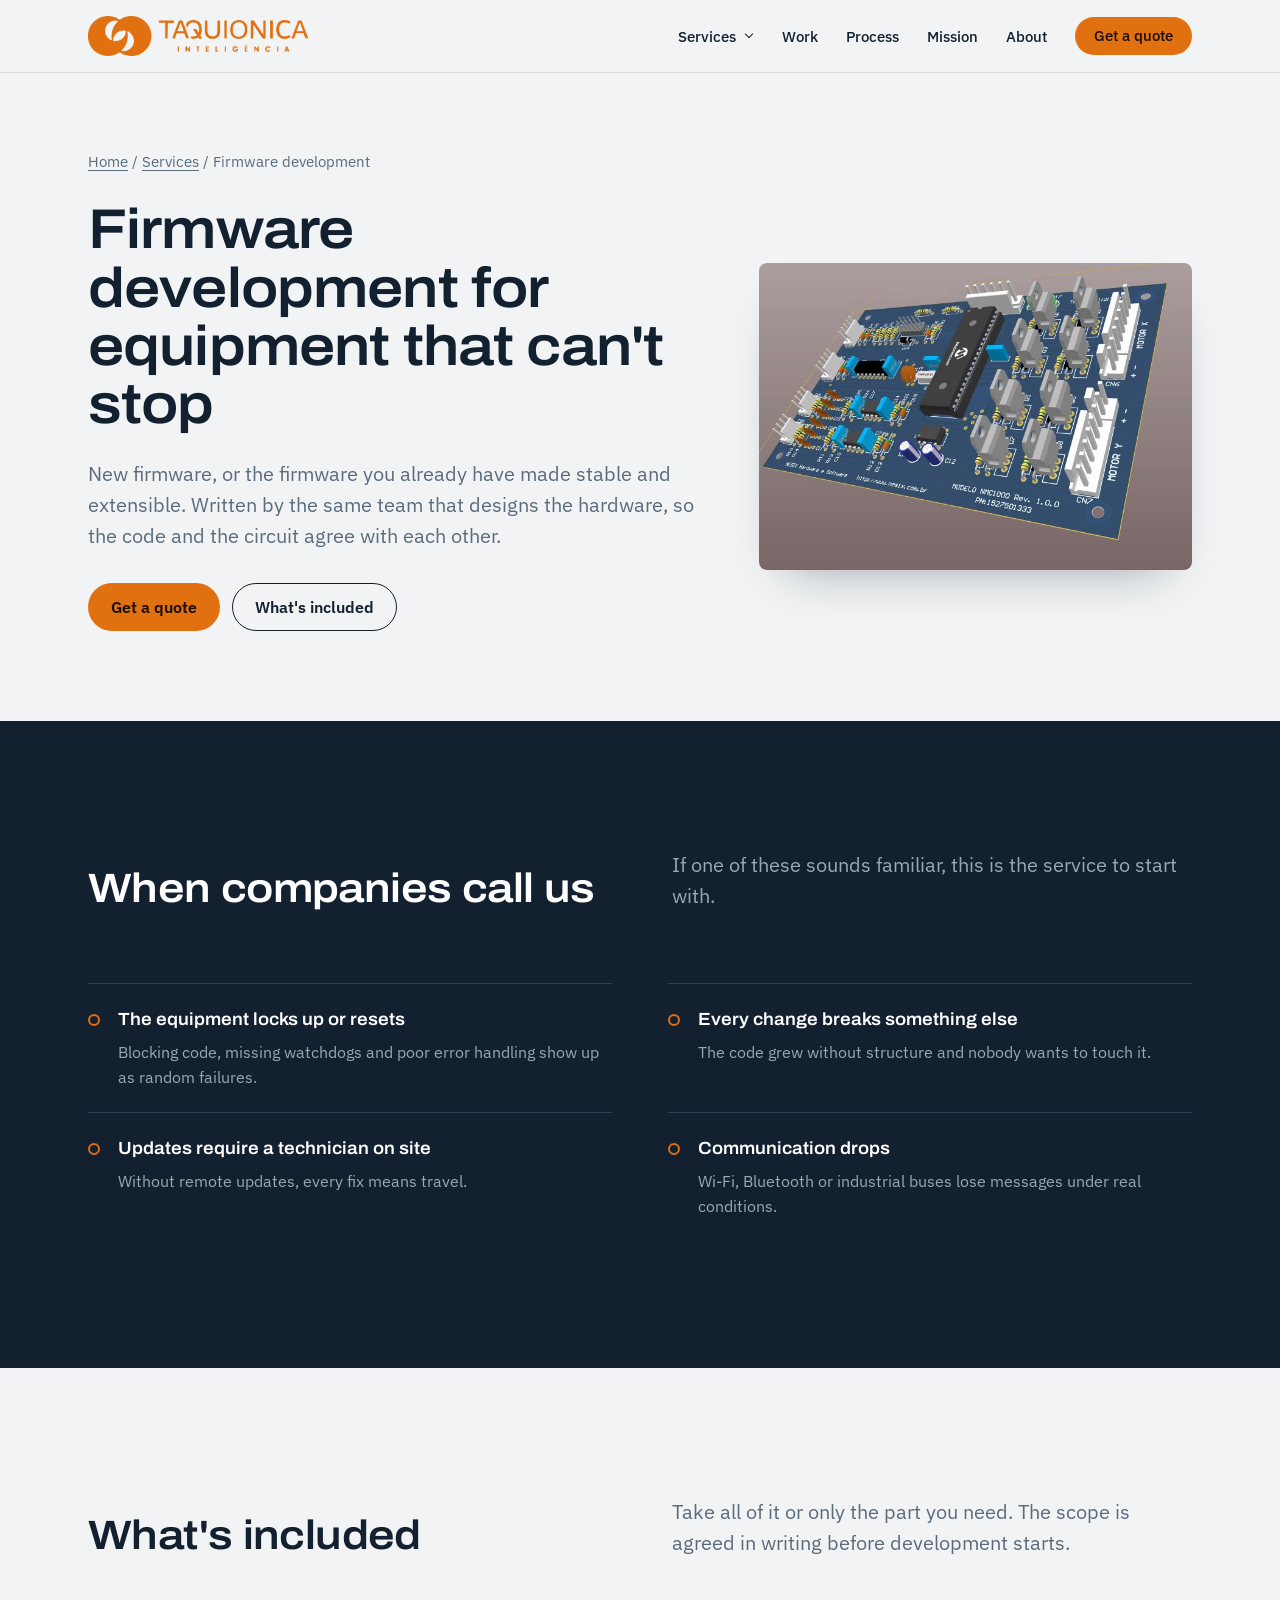
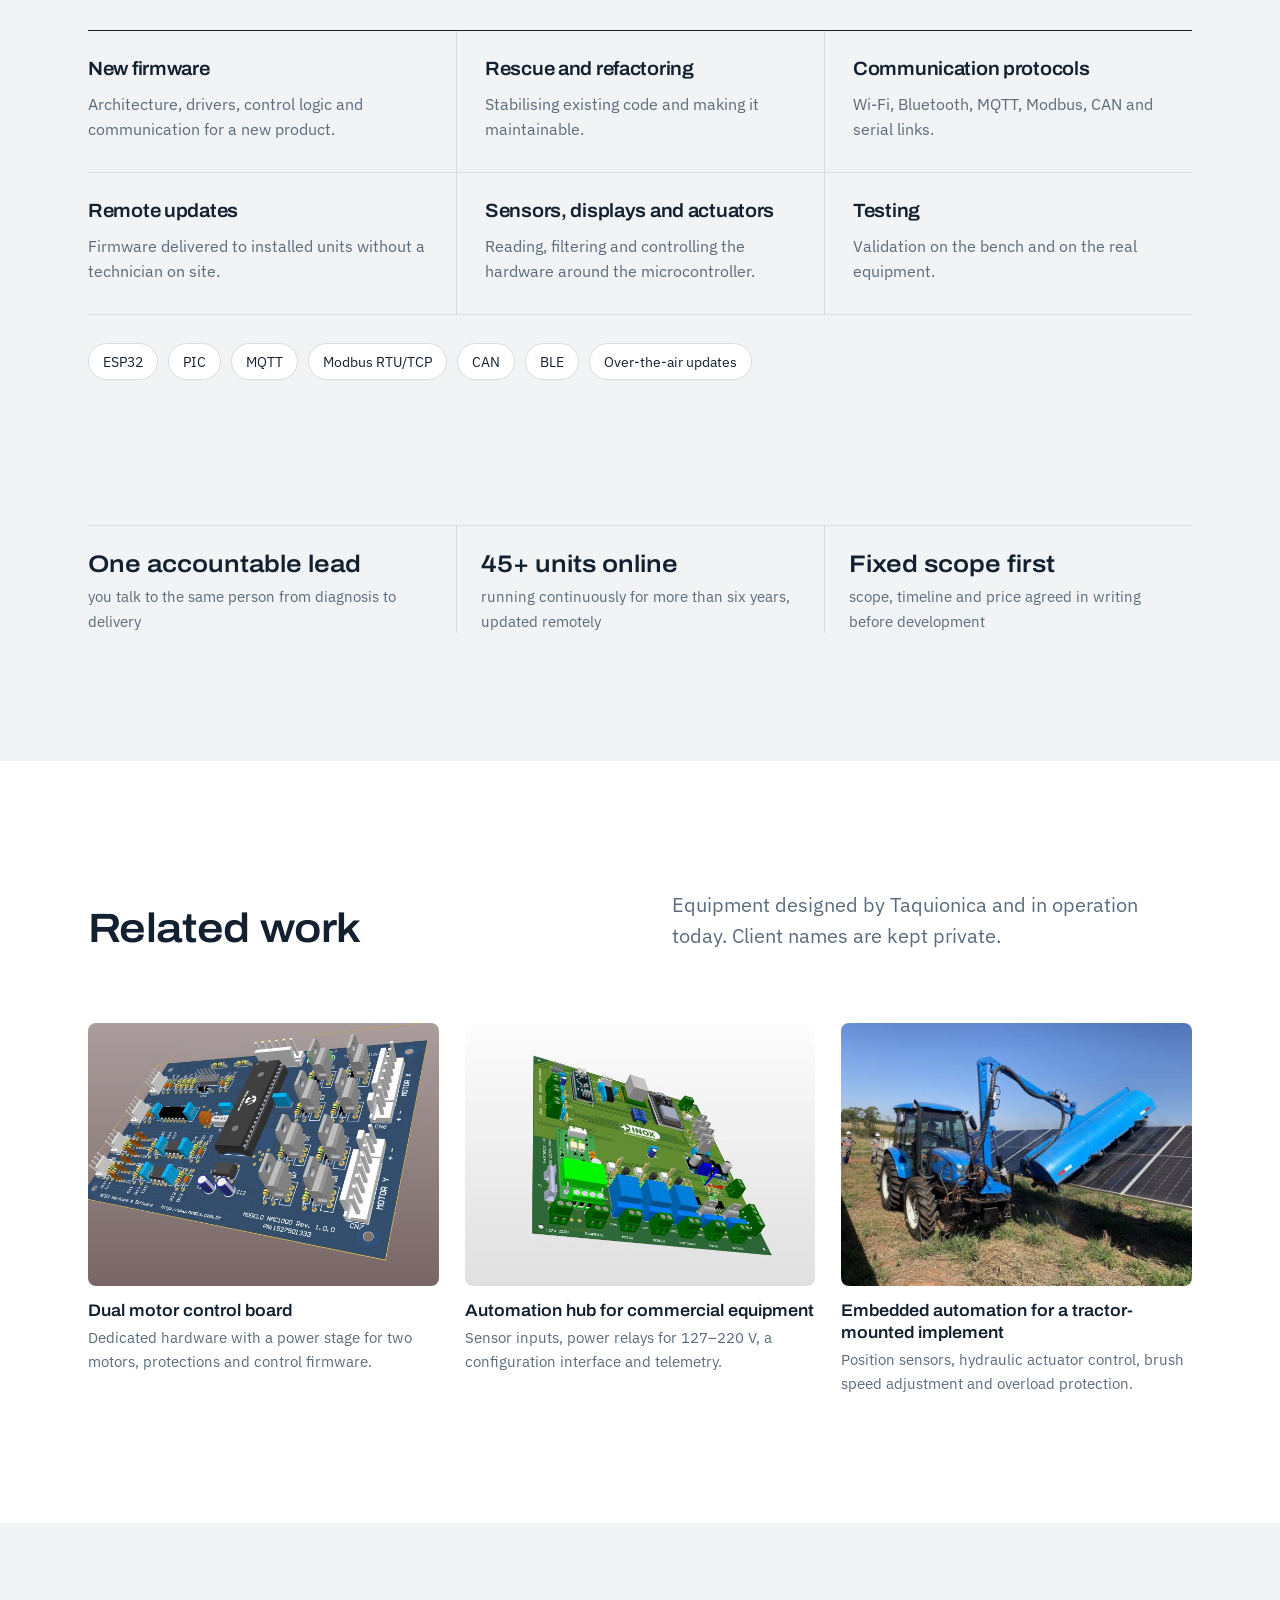
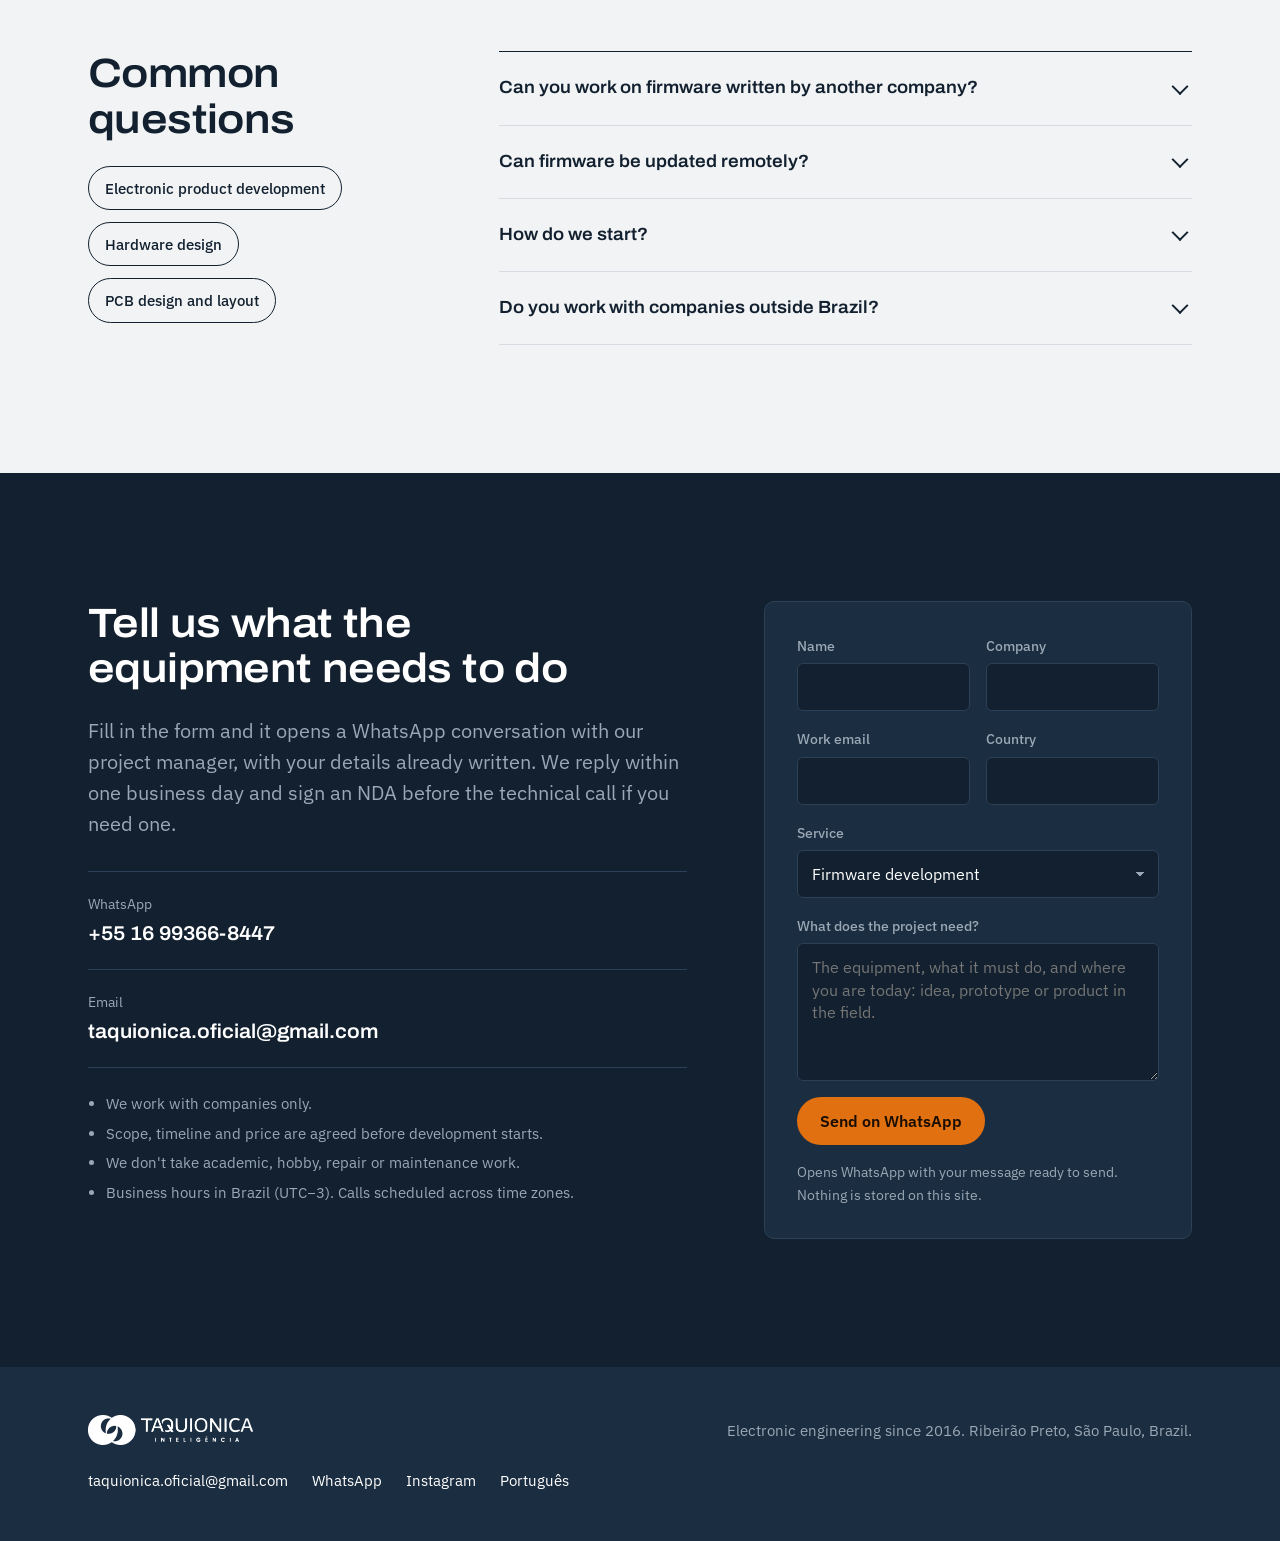
<file: services/firmware-development.html>
<!doctype html>
<html lang="en">
<head>
<meta charset="utf-8">
<meta name="viewport" content="width=device-width, initial-scale=1">
<title>Firmware development — Taquionica</title>
<meta name="description" content="New firmware, or the firmware you already have made stable and extensible. Written by the same team that designs the hardware, so the code and the circuit agree with each other.">
<link rel="canonical" href="https://taquionica.com/services/firmware-development">
<meta property="og:type" content="website">
<meta property="og:title" content="Firmware development — Taquionica">
<meta property="og:description" content="New firmware, or the firmware you already have made stable and extensible. Written by the same team that designs the hardware, so the code and the circuit agree with each other.">
<meta property="og:url" content="https://taquionica.com/services/firmware-development">
<meta property="og:image" content="https://taquionica.com/assets/img/og.jpg">
<link rel="icon" type="image/png" href="../assets/img/symbol-orange.png">
<link rel="alternate" hreflang="pt-BR" href="https://taquionica.com.br/">
<link rel="preload" href="../assets/fonts/archivo-latin-wdth-normal.woff2" as="font" type="font/woff2" crossorigin>
<link rel="stylesheet" href="../assets/site.css?v=1">
<script src="../assets/site.js?v=1" defer></script>
</head>
<body>
<a class="skip" href="#main">Skip to content</a>
<header class="site-head">
  <div class="wrap">
    <a class="brand" href="../" aria-label="Taquionica home"><img src="../assets/img/logo-h-orange.png" alt="Taquionica" width="220" height="40"></a>
    <button class="nav-toggle" aria-expanded="false" aria-controls="nav">Menu</button>
    <nav class="nav" id="nav" aria-label="Main">
      <div class="nav-svc">
        <button class="nav-svc-btn" aria-expanded="false" aria-controls="svc-menu">Services</button>
        <div class="svc-menu" id="svc-menu">
          <div class="menu-col"><p class="menu-h">Build</p><ul><li><a href="electronic-product-development.html">Electronic product development</a></li><li><a href="hardware-design.html">Hardware design</a></li><li><a href="pcb-design.html">PCB design and layout</a></li><li><a href="firmware-development.html">Firmware development</a></li></ul></div>
          <div class="menu-col"><p class="menu-h">Connect</p><ul><li><a href="iot-remote-monitoring.html">IoT and remote monitoring</a></li><li><a href="machine-data-collection.html">Machine data collection</a></li><li><a href="apps-and-dashboards.html">Apps and dashboards for equipment</a></li><li><a href="industrial-software-and-hmi.html">Industrial software and HMI</a></li></ul></div>
          <div class="menu-col"><p class="menu-h">Improve</p><ul><li><a href="industrial-automation.html">Industrial automation</a></li><li><a href="machine-retrofit.html">Machine retrofit</a></li><li><a href="technical-diagnostics.html">Technical diagnostics</a></li><li><a href="engineering-outsourcing.html">Electronic engineering outsourcing</a></li><li><a href="field-embedded-electronics.html">Embedded electronics for field equipment</a></li></ul></div>
        </div>
      </div>
      <a href="../#work">Work</a>
      <a href="../#process">Process</a>
      <a href="../#purpose">Mission</a>
      <a href="../#about">About</a>
      <a class="btn btn-primary" href="#contact">Get a quote</a>
    </nav>
  </div>
</header>
<main id="main">

<section class="svc-hero">
  <div class="wrap">
    <p class="crumbs"><a href="../">Home</a> / <a href="../#services">Services</a> / Firmware development</p>
    <div class="svc-hero-grid">
      <div>
        <h1>Firmware development for equipment that can&#x27;t stop</h1>
        <p class="lead">New firmware, or the firmware you already have made stable and extensible. Written by the same team that designs the hardware, so the code and the circuit agree with each other.</p>
        <div class="btn-row">
          <a class="btn btn-primary" href="#contact">Get a quote</a>
          <a class="btn btn-ghost" href="#scope">What's included</a>
        </div>
      </div>
      <div class="ph"><img src="../assets/img/pcb-motor-control.jpg" alt="" ></div>
    </div>
  </div>
</section>

<section class="on-dark">
  <div class="wrap">
    <div class="sec-head"><h2>When companies call us</h2><p class="lead">If one of these sounds familiar, this is the service to start with.</p></div>
    <ul class="signals">
      <li><strong>The equipment locks up or resets</strong><span>Blocking code, missing watchdogs and poor error handling show up as random failures.</span></li>
      <li><strong>Every change breaks something else</strong><span>The code grew without structure and nobody wants to touch it.</span></li>
      <li><strong>Updates require a technician on site</strong><span>Without remote updates, every fix means travel.</span></li>
      <li><strong>Communication drops</strong><span>Wi-Fi, Bluetooth or industrial buses lose messages under real conditions.</span></li>
    </ul>
  </div>
</section>

<section id="scope">
  <div class="wrap">
    <div class="sec-head"><h2>What's included</h2><p class="lead">Take all of it or only the part you need. The scope is agreed in writing before development starts.</p></div>
    <div class="scope">
      <div><h3>New firmware</h3><p>Architecture, drivers, control logic and communication for a new product.</p></div>
      <div><h3>Rescue and refactoring</h3><p>Stabilising existing code and making it maintainable.</p></div>
      <div><h3>Communication protocols</h3><p>Wi-Fi, Bluetooth, MQTT, Modbus, CAN and serial links.</p></div>
      <div><h3>Remote updates</h3><p>Firmware delivered to installed units without a technician on site.</p></div>
      <div><h3>Sensors, displays and actuators</h3><p>Reading, filtering and controlling the hardware around the microcontroller.</p></div>
      <div><h3>Testing</h3><p>Validation on the bench and on the real equipment.</p></div>
    </div>
    <ul class="tech" aria-label="Technologies"><li>ESP32</li><li>PIC</li><li>MQTT</li><li>Modbus RTU/TCP</li><li>CAN</li><li>BLE</li><li>Over-the-air updates</li></ul>
  </div>
</section>

<section class="proof">
  <div class="wrap">
    <dl class="facts">
      <div><dt>One accountable lead</dt><dd>you talk to the same person from diagnosis to delivery</dd></div>
      <div><dt>45+ units online</dt><dd>running continuously for more than six years, updated remotely</dd></div>
      <div><dt>Fixed scope first</dt><dd>scope, timeline and price agreed in writing before development</dd></div>
    </dl>
  </div>
</section>

<section class="on-white">
  <div class="wrap">
    <div class="sec-head"><h2>Related work</h2><p class="lead">Equipment designed by Taquionica and in operation today. Client names are kept private.</p></div>
    <div class="work-grid">
<figure class="work w-4"><div class="ph"><img src="../assets/img/pcb-motor-control.jpg" alt="Dual motor control board" loading="lazy"></div><figcaption><strong>Dual motor control board</strong><span>Dedicated hardware with a power stage for two motors, protections and control firmware.</span></figcaption></figure><figure class="work w-4"><div class="ph"><img src="../assets/img/pcb-automation-hub.jpg" alt="Automation hub for commercial equipment" loading="lazy"></div><figcaption><strong>Automation hub for commercial equipment</strong><span>Sensor inputs, power relays for 127–220 V, a configuration interface and telemetry.</span></figcaption></figure><figure class="work w-4"><div class="ph"><img src="../assets/img/field-implement.jpg" alt="Embedded automation for a tractor-mounted implement" loading="lazy"></div><figcaption><strong>Embedded automation for a tractor-mounted implement</strong><span>Position sensors, hydraulic actuator control, brush speed adjustment and overload protection.</span></figcaption></figure>
    </div>
  </div>
</section>

<section>
  <div class="wrap faq-grid">
    <div>
      <h2>Common questions</h2>
      <div class="related">
<a href="electronic-product-development.html">Electronic product development</a><a href="hardware-design.html">Hardware design</a><a href="pcb-design.html">PCB design and layout</a>
      </div>
    </div>
    <div class="faq">
      <details><summary>Can you work on firmware written by another company?</summary><p>Yes. We start with an analysis of the code and the hardware, then propose fixing it or rewriting the parts that can&#x27;t be saved.</p></details>
      <details><summary>Can firmware be updated remotely?</summary><p>Yes. We have kept a fleet of more than 45 connected units updated remotely for over six years.</p></details>
      <details><summary>How do we start?</summary><p>Send a short description by email or WhatsApp. We reply within one business day, sign an NDA if needed and schedule the technical conversation.</p></details>
      <details><summary>Do you work with companies outside Brazil?</summary><p>Yes. Files, code and documentation are delivered digitally, and calls are scheduled across time zones.</p></details>
    </div>
  </div>
</section>

<section class="on-dark contact" id="contact">
  <div class="wrap contact-grid">
    <div>
      <h2>Tell us what the equipment needs to do</h2>
      <p class="lead">Fill in the form and it opens a WhatsApp conversation with our project manager, with your details already written. We reply within one business day and sign an NDA before the technical call if you need one.</p>
      <ul class="channels">
        <li><a href="https://wa.me/5516993668447?text=Hi%20Taquionica%2C%20I%27d%20like%20to%20discuss%20an%20engineering%20project." rel="noopener"><span class="k">WhatsApp</span><span class="v">+55 16 99366-8447</span></a></li>
        <li><a href="mailto:taquionica.oficial@gmail.com?subject=Project%20inquiry"><span class="k">Email</span><span class="v">taquionica.oficial@gmail.com</span></a></li>
      </ul>
      <div class="fineprint">
        <ul>
          <li>We work with companies only.</li>
          <li>Scope, timeline and price are agreed before development starts.</li>
          <li>We don't take academic, hobby, repair or maintenance work.</li>
          <li>Business hours in Brazil (UTC−3). Calls scheduled across time zones.</li>
        </ul>
      </div>
    </div>
    <form class="wa-form" novalidate data-wa="5516993668447">
      <div class="f-row">
        <label class="f">Name<input name="name" autocomplete="name" required></label>
        <label class="f">Company<input name="company" autocomplete="organization" required></label>
      </div>
      <div class="f-row">
        <label class="f">Work email<input name="email" type="email" autocomplete="email" required></label>
        <label class="f">Country<input name="country" autocomplete="country-name" required></label>
      </div>
      <label class="f">Service<select name="service" required><option value="">Choose a service</option><option>Electronic product development</option><option>Hardware design</option><option>PCB design and layout</option><option selected>Firmware development</option><option>IoT and remote monitoring</option><option>Machine data collection</option><option>Apps and dashboards for equipment</option><option>Industrial software and HMI</option><option>Industrial automation</option><option>Machine retrofit</option><option>Technical diagnostics</option><option>Electronic engineering outsourcing</option><option>Embedded electronics for field equipment</option><option>Not sure yet</option></select></label>
      <label class="f">What does the project need?<textarea name="message" rows="5" required placeholder="The equipment, what it must do, and where you are today: idea, prototype or product in the field."></textarea></label>
      <p class="f-error" role="alert" hidden>Fill in every field so we can answer with something useful.</p>
      <button class="btn btn-primary f-submit" type="submit">Send on WhatsApp</button>
      <p class="f-note">Opens WhatsApp with your message ready to send. Nothing is stored on this site.</p>
      <p class="f-fallback" hidden>If WhatsApp didn't open, <a class="f-link" href="#" rel="noopener">tap here to open it</a>.</p>
    </form>
  </div>
</section>
</main>
<footer class="site-foot">
  <div class="wrap">
    <img src="../assets/img/logo-h-white.png" alt="Taquionica" width="155" height="30">
    <p>Electronic engineering since 2016. Ribeirão Preto, São Paulo, Brazil.</p>
    <div class="foot-links">
      <a href="mailto:taquionica.oficial@gmail.com">taquionica.oficial@gmail.com</a>
      <a href="https://wa.me/5516993668447?text=Hi%20Taquionica%2C%20I%27d%20like%20to%20discuss%20an%20engineering%20project." rel="noopener">WhatsApp</a>
      <a href="https://www.instagram.com/taquionica_oficial/" rel="noopener">Instagram</a>
      <a href="https://taquionica.com.br/" hreflang="pt-BR">Português</a>
    </div>
  </div>
</footer>
</body>
</html>
</file>
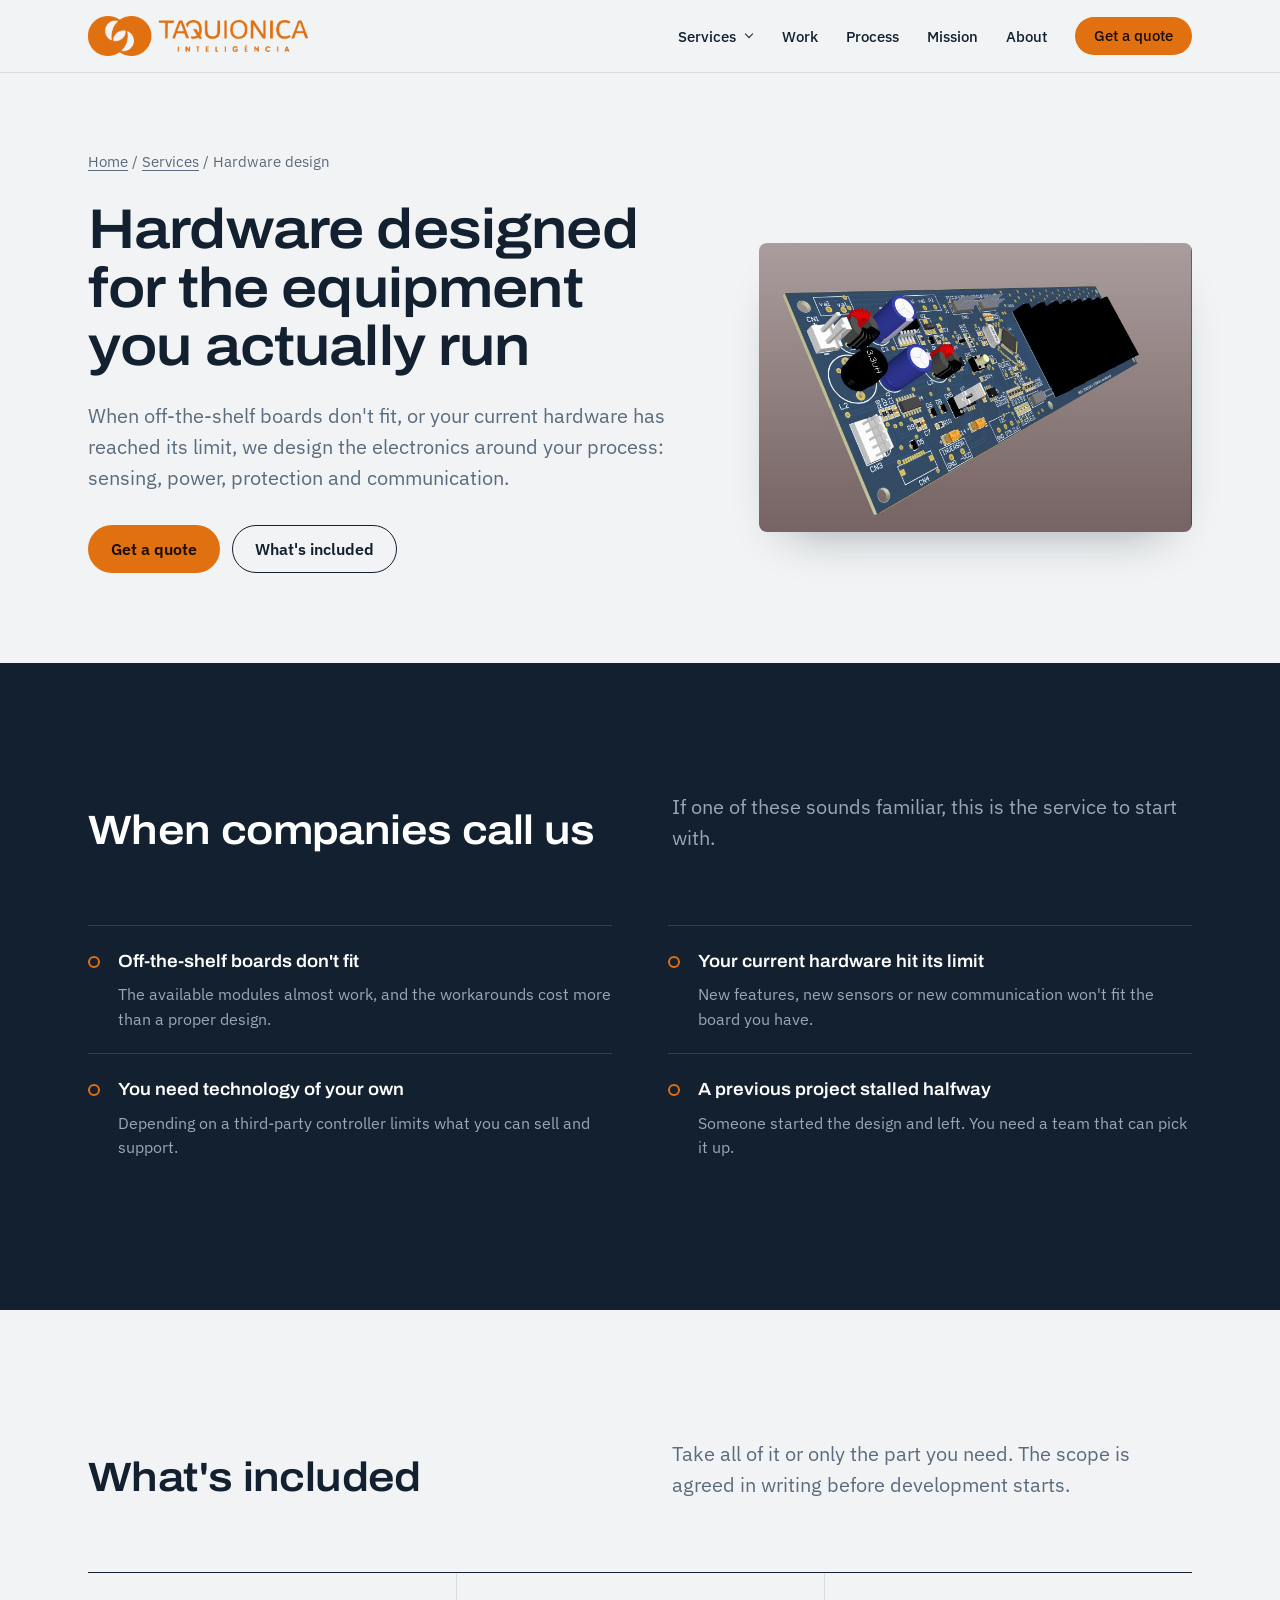
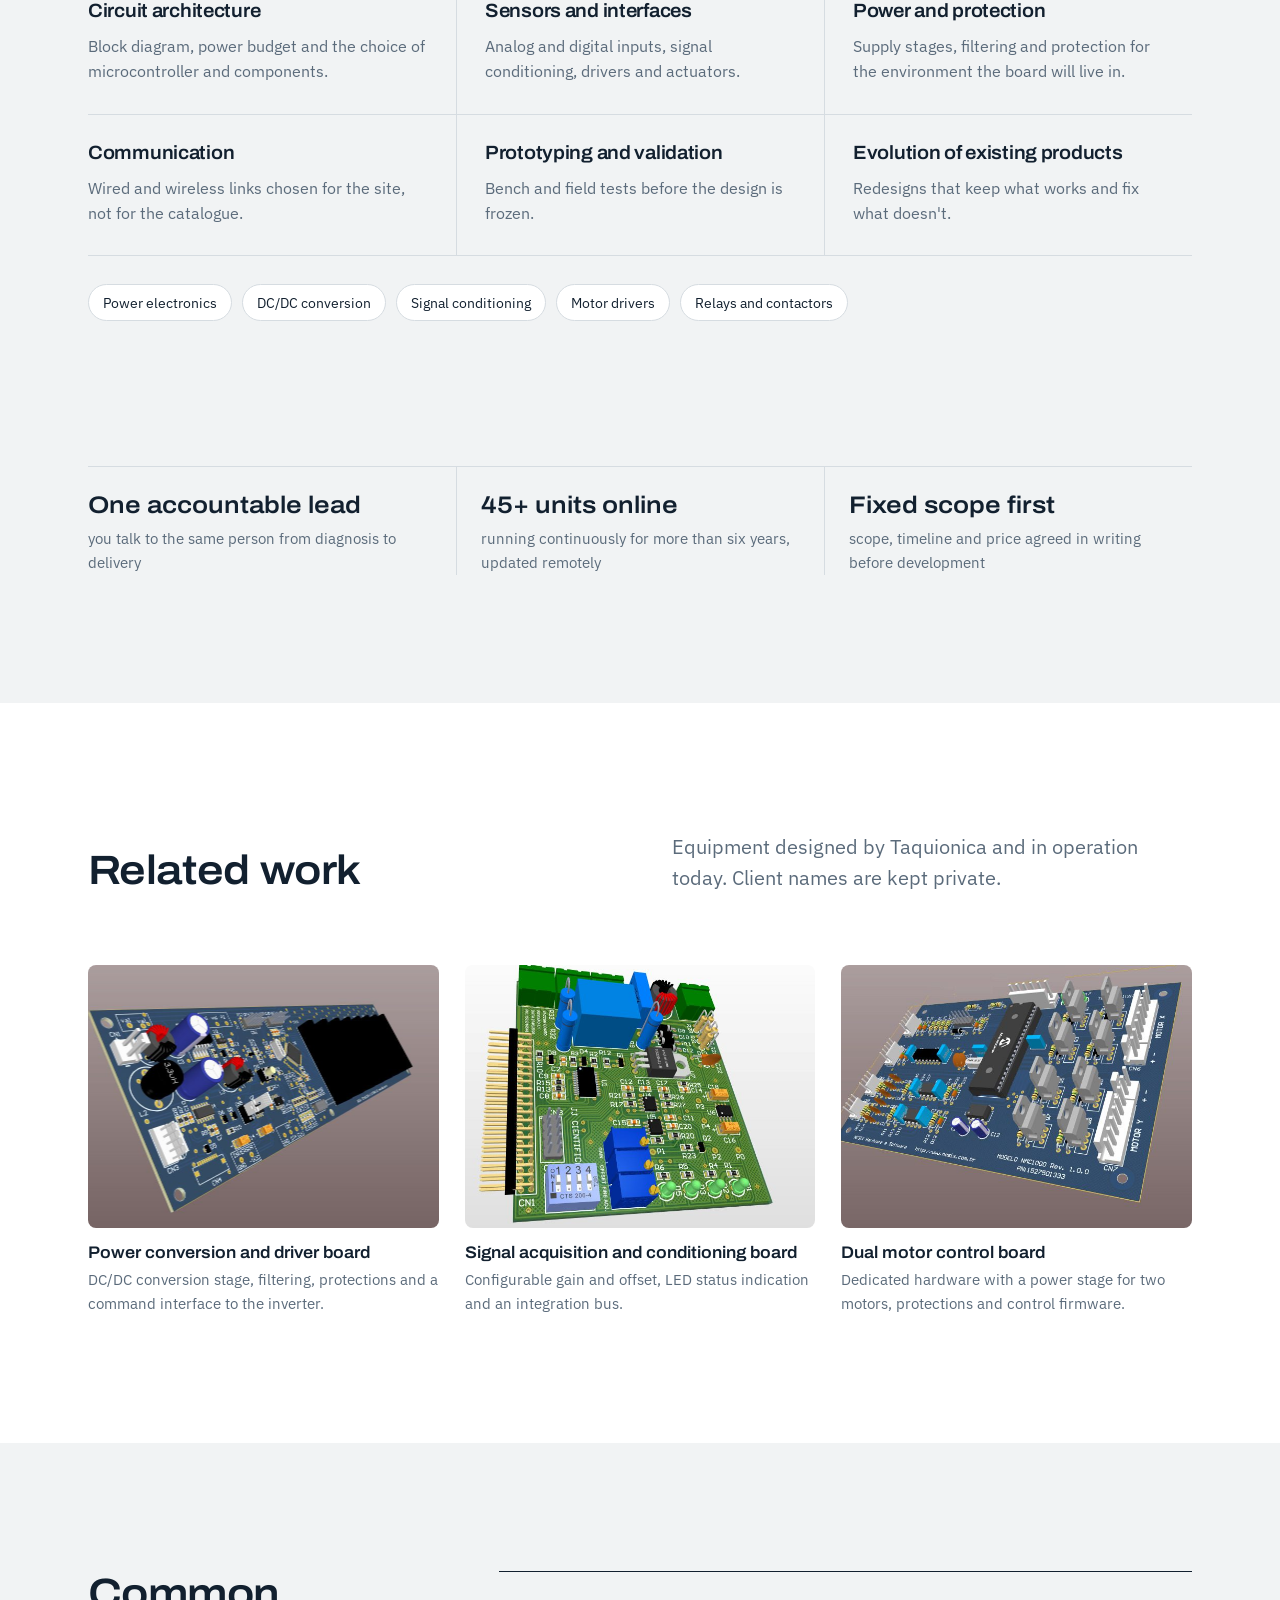
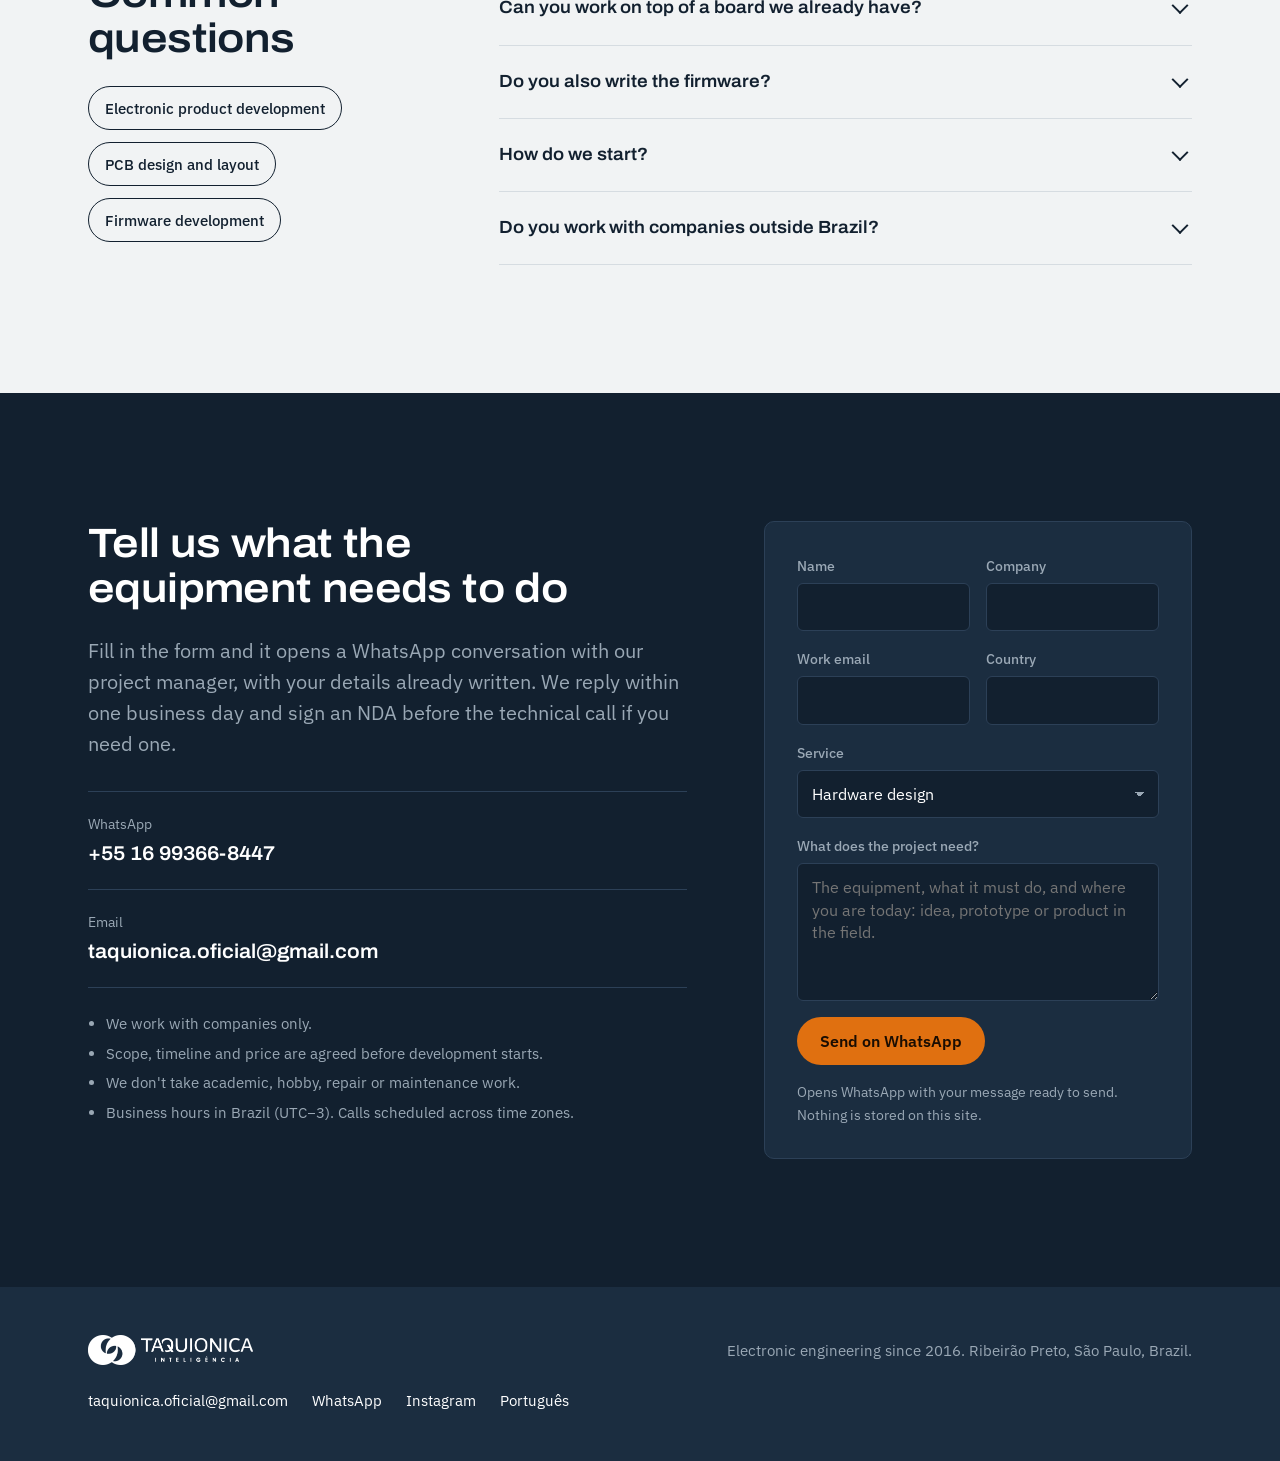
<file: services/hardware-design.html>
<!doctype html>
<html lang="en">
<head>
<meta charset="utf-8">
<meta name="viewport" content="width=device-width, initial-scale=1">
<title>Hardware design — Taquionica</title>
<meta name="description" content="When off-the-shelf boards don&#x27;t fit, or your current hardware has reached its limit, we design the electronics around your process: sensing, power, protection and communication.">
<link rel="canonical" href="https://taquionica.com/services/hardware-design">
<meta property="og:type" content="website">
<meta property="og:title" content="Hardware design — Taquionica">
<meta property="og:description" content="When off-the-shelf boards don&#x27;t fit, or your current hardware has reached its limit, we design the electronics around your process: sensing, power, protection and communication.">
<meta property="og:url" content="https://taquionica.com/services/hardware-design">
<meta property="og:image" content="https://taquionica.com/assets/img/og.jpg">
<link rel="icon" type="image/png" href="../assets/img/symbol-orange.png">
<link rel="alternate" hreflang="pt-BR" href="https://taquionica.com.br/">
<link rel="preload" href="../assets/fonts/archivo-latin-wdth-normal.woff2" as="font" type="font/woff2" crossorigin>
<link rel="stylesheet" href="../assets/site.css?v=1">
<script src="../assets/site.js?v=1" defer></script>
</head>
<body>
<a class="skip" href="#main">Skip to content</a>
<header class="site-head">
  <div class="wrap">
    <a class="brand" href="../" aria-label="Taquionica home"><img src="../assets/img/logo-h-orange.png" alt="Taquionica" width="220" height="40"></a>
    <button class="nav-toggle" aria-expanded="false" aria-controls="nav">Menu</button>
    <nav class="nav" id="nav" aria-label="Main">
      <div class="nav-svc">
        <button class="nav-svc-btn" aria-expanded="false" aria-controls="svc-menu">Services</button>
        <div class="svc-menu" id="svc-menu">
          <div class="menu-col"><p class="menu-h">Build</p><ul><li><a href="electronic-product-development.html">Electronic product development</a></li><li><a href="hardware-design.html">Hardware design</a></li><li><a href="pcb-design.html">PCB design and layout</a></li><li><a href="firmware-development.html">Firmware development</a></li></ul></div>
          <div class="menu-col"><p class="menu-h">Connect</p><ul><li><a href="iot-remote-monitoring.html">IoT and remote monitoring</a></li><li><a href="machine-data-collection.html">Machine data collection</a></li><li><a href="apps-and-dashboards.html">Apps and dashboards for equipment</a></li><li><a href="industrial-software-and-hmi.html">Industrial software and HMI</a></li></ul></div>
          <div class="menu-col"><p class="menu-h">Improve</p><ul><li><a href="industrial-automation.html">Industrial automation</a></li><li><a href="machine-retrofit.html">Machine retrofit</a></li><li><a href="technical-diagnostics.html">Technical diagnostics</a></li><li><a href="engineering-outsourcing.html">Electronic engineering outsourcing</a></li><li><a href="field-embedded-electronics.html">Embedded electronics for field equipment</a></li></ul></div>
        </div>
      </div>
      <a href="../#work">Work</a>
      <a href="../#process">Process</a>
      <a href="../#purpose">Mission</a>
      <a href="../#about">About</a>
      <a class="btn btn-primary" href="#contact">Get a quote</a>
    </nav>
  </div>
</header>
<main id="main">

<section class="svc-hero">
  <div class="wrap">
    <p class="crumbs"><a href="../">Home</a> / <a href="../#services">Services</a> / Hardware design</p>
    <div class="svc-hero-grid">
      <div>
        <h1>Hardware designed for the equipment you actually run</h1>
        <p class="lead">When off-the-shelf boards don&#x27;t fit, or your current hardware has reached its limit, we design the electronics around your process: sensing, power, protection and communication.</p>
        <div class="btn-row">
          <a class="btn btn-primary" href="#contact">Get a quote</a>
          <a class="btn btn-ghost" href="#scope">What's included</a>
        </div>
      </div>
      <div class="ph"><img src="../assets/img/pcb-power-conversion.jpg" alt="" ></div>
    </div>
  </div>
</section>

<section class="on-dark">
  <div class="wrap">
    <div class="sec-head"><h2>When companies call us</h2><p class="lead">If one of these sounds familiar, this is the service to start with.</p></div>
    <ul class="signals">
      <li><strong>Off-the-shelf boards don&#x27;t fit</strong><span>The available modules almost work, and the workarounds cost more than a proper design.</span></li>
      <li><strong>Your current hardware hit its limit</strong><span>New features, new sensors or new communication won&#x27;t fit the board you have.</span></li>
      <li><strong>You need technology of your own</strong><span>Depending on a third-party controller limits what you can sell and support.</span></li>
      <li><strong>A previous project stalled halfway</strong><span>Someone started the design and left. You need a team that can pick it up.</span></li>
    </ul>
  </div>
</section>

<section id="scope">
  <div class="wrap">
    <div class="sec-head"><h2>What's included</h2><p class="lead">Take all of it or only the part you need. The scope is agreed in writing before development starts.</p></div>
    <div class="scope">
      <div><h3>Circuit architecture</h3><p>Block diagram, power budget and the choice of microcontroller and components.</p></div>
      <div><h3>Sensors and interfaces</h3><p>Analog and digital inputs, signal conditioning, drivers and actuators.</p></div>
      <div><h3>Power and protection</h3><p>Supply stages, filtering and protection for the environment the board will live in.</p></div>
      <div><h3>Communication</h3><p>Wired and wireless links chosen for the site, not for the catalogue.</p></div>
      <div><h3>Prototyping and validation</h3><p>Bench and field tests before the design is frozen.</p></div>
      <div><h3>Evolution of existing products</h3><p>Redesigns that keep what works and fix what doesn&#x27;t.</p></div>
    </div>
    <ul class="tech" aria-label="Technologies"><li>Power electronics</li><li>DC/DC conversion</li><li>Signal conditioning</li><li>Motor drivers</li><li>Relays and contactors</li></ul>
  </div>
</section>

<section class="proof">
  <div class="wrap">
    <dl class="facts">
      <div><dt>One accountable lead</dt><dd>you talk to the same person from diagnosis to delivery</dd></div>
      <div><dt>45+ units online</dt><dd>running continuously for more than six years, updated remotely</dd></div>
      <div><dt>Fixed scope first</dt><dd>scope, timeline and price agreed in writing before development</dd></div>
    </dl>
  </div>
</section>

<section class="on-white">
  <div class="wrap">
    <div class="sec-head"><h2>Related work</h2><p class="lead">Equipment designed by Taquionica and in operation today. Client names are kept private.</p></div>
    <div class="work-grid">
<figure class="work w-4"><div class="ph"><img src="../assets/img/pcb-power-conversion.jpg" alt="Power conversion and driver board" loading="lazy"></div><figcaption><strong>Power conversion and driver board</strong><span>DC/DC conversion stage, filtering, protections and a command interface to the inverter.</span></figcaption></figure><figure class="work w-4"><div class="ph"><img src="../assets/img/pcb-signal-acquisition.jpg" alt="Signal acquisition and conditioning board" loading="lazy"></div><figcaption><strong>Signal acquisition and conditioning board</strong><span>Configurable gain and offset, LED status indication and an integration bus.</span></figcaption></figure><figure class="work w-4"><div class="ph"><img src="../assets/img/pcb-motor-control.jpg" alt="Dual motor control board" loading="lazy"></div><figcaption><strong>Dual motor control board</strong><span>Dedicated hardware with a power stage for two motors, protections and control firmware.</span></figcaption></figure>
    </div>
  </div>
</section>

<section>
  <div class="wrap faq-grid">
    <div>
      <h2>Common questions</h2>
      <div class="related">
<a href="electronic-product-development.html">Electronic product development</a><a href="pcb-design.html">PCB design and layout</a><a href="firmware-development.html">Firmware development</a>
      </div>
    </div>
    <div class="faq">
      <details><summary>Can you work on top of a board we already have?</summary><p>Yes. We review the existing design, explain what limits it and propose either a revision or a new design.</p></details>
      <details><summary>Do you also write the firmware?</summary><p>Yes. Hardware and firmware are designed together, which avoids most of the problems that appear when they are done separately.</p></details>
      <details><summary>How do we start?</summary><p>Send a short description by email or WhatsApp. We reply within one business day, sign an NDA if needed and schedule the technical conversation.</p></details>
      <details><summary>Do you work with companies outside Brazil?</summary><p>Yes. Files, code and documentation are delivered digitally, and calls are scheduled across time zones.</p></details>
    </div>
  </div>
</section>

<section class="on-dark contact" id="contact">
  <div class="wrap contact-grid">
    <div>
      <h2>Tell us what the equipment needs to do</h2>
      <p class="lead">Fill in the form and it opens a WhatsApp conversation with our project manager, with your details already written. We reply within one business day and sign an NDA before the technical call if you need one.</p>
      <ul class="channels">
        <li><a href="https://wa.me/5516993668447?text=Hi%20Taquionica%2C%20I%27d%20like%20to%20discuss%20an%20engineering%20project." rel="noopener"><span class="k">WhatsApp</span><span class="v">+55 16 99366-8447</span></a></li>
        <li><a href="mailto:taquionica.oficial@gmail.com?subject=Project%20inquiry"><span class="k">Email</span><span class="v">taquionica.oficial@gmail.com</span></a></li>
      </ul>
      <div class="fineprint">
        <ul>
          <li>We work with companies only.</li>
          <li>Scope, timeline and price are agreed before development starts.</li>
          <li>We don't take academic, hobby, repair or maintenance work.</li>
          <li>Business hours in Brazil (UTC−3). Calls scheduled across time zones.</li>
        </ul>
      </div>
    </div>
    <form class="wa-form" novalidate data-wa="5516993668447">
      <div class="f-row">
        <label class="f">Name<input name="name" autocomplete="name" required></label>
        <label class="f">Company<input name="company" autocomplete="organization" required></label>
      </div>
      <div class="f-row">
        <label class="f">Work email<input name="email" type="email" autocomplete="email" required></label>
        <label class="f">Country<input name="country" autocomplete="country-name" required></label>
      </div>
      <label class="f">Service<select name="service" required><option value="">Choose a service</option><option>Electronic product development</option><option selected>Hardware design</option><option>PCB design and layout</option><option>Firmware development</option><option>IoT and remote monitoring</option><option>Machine data collection</option><option>Apps and dashboards for equipment</option><option>Industrial software and HMI</option><option>Industrial automation</option><option>Machine retrofit</option><option>Technical diagnostics</option><option>Electronic engineering outsourcing</option><option>Embedded electronics for field equipment</option><option>Not sure yet</option></select></label>
      <label class="f">What does the project need?<textarea name="message" rows="5" required placeholder="The equipment, what it must do, and where you are today: idea, prototype or product in the field."></textarea></label>
      <p class="f-error" role="alert" hidden>Fill in every field so we can answer with something useful.</p>
      <button class="btn btn-primary f-submit" type="submit">Send on WhatsApp</button>
      <p class="f-note">Opens WhatsApp with your message ready to send. Nothing is stored on this site.</p>
      <p class="f-fallback" hidden>If WhatsApp didn't open, <a class="f-link" href="#" rel="noopener">tap here to open it</a>.</p>
    </form>
  </div>
</section>
</main>
<footer class="site-foot">
  <div class="wrap">
    <img src="../assets/img/logo-h-white.png" alt="Taquionica" width="155" height="30">
    <p>Electronic engineering since 2016. Ribeirão Preto, São Paulo, Brazil.</p>
    <div class="foot-links">
      <a href="mailto:taquionica.oficial@gmail.com">taquionica.oficial@gmail.com</a>
      <a href="https://wa.me/5516993668447?text=Hi%20Taquionica%2C%20I%27d%20like%20to%20discuss%20an%20engineering%20project." rel="noopener">WhatsApp</a>
      <a href="https://www.instagram.com/taquionica_oficial/" rel="noopener">Instagram</a>
      <a href="https://taquionica.com.br/" hreflang="pt-BR">Português</a>
    </div>
  </div>
</footer>
</body>
</html>
</file>
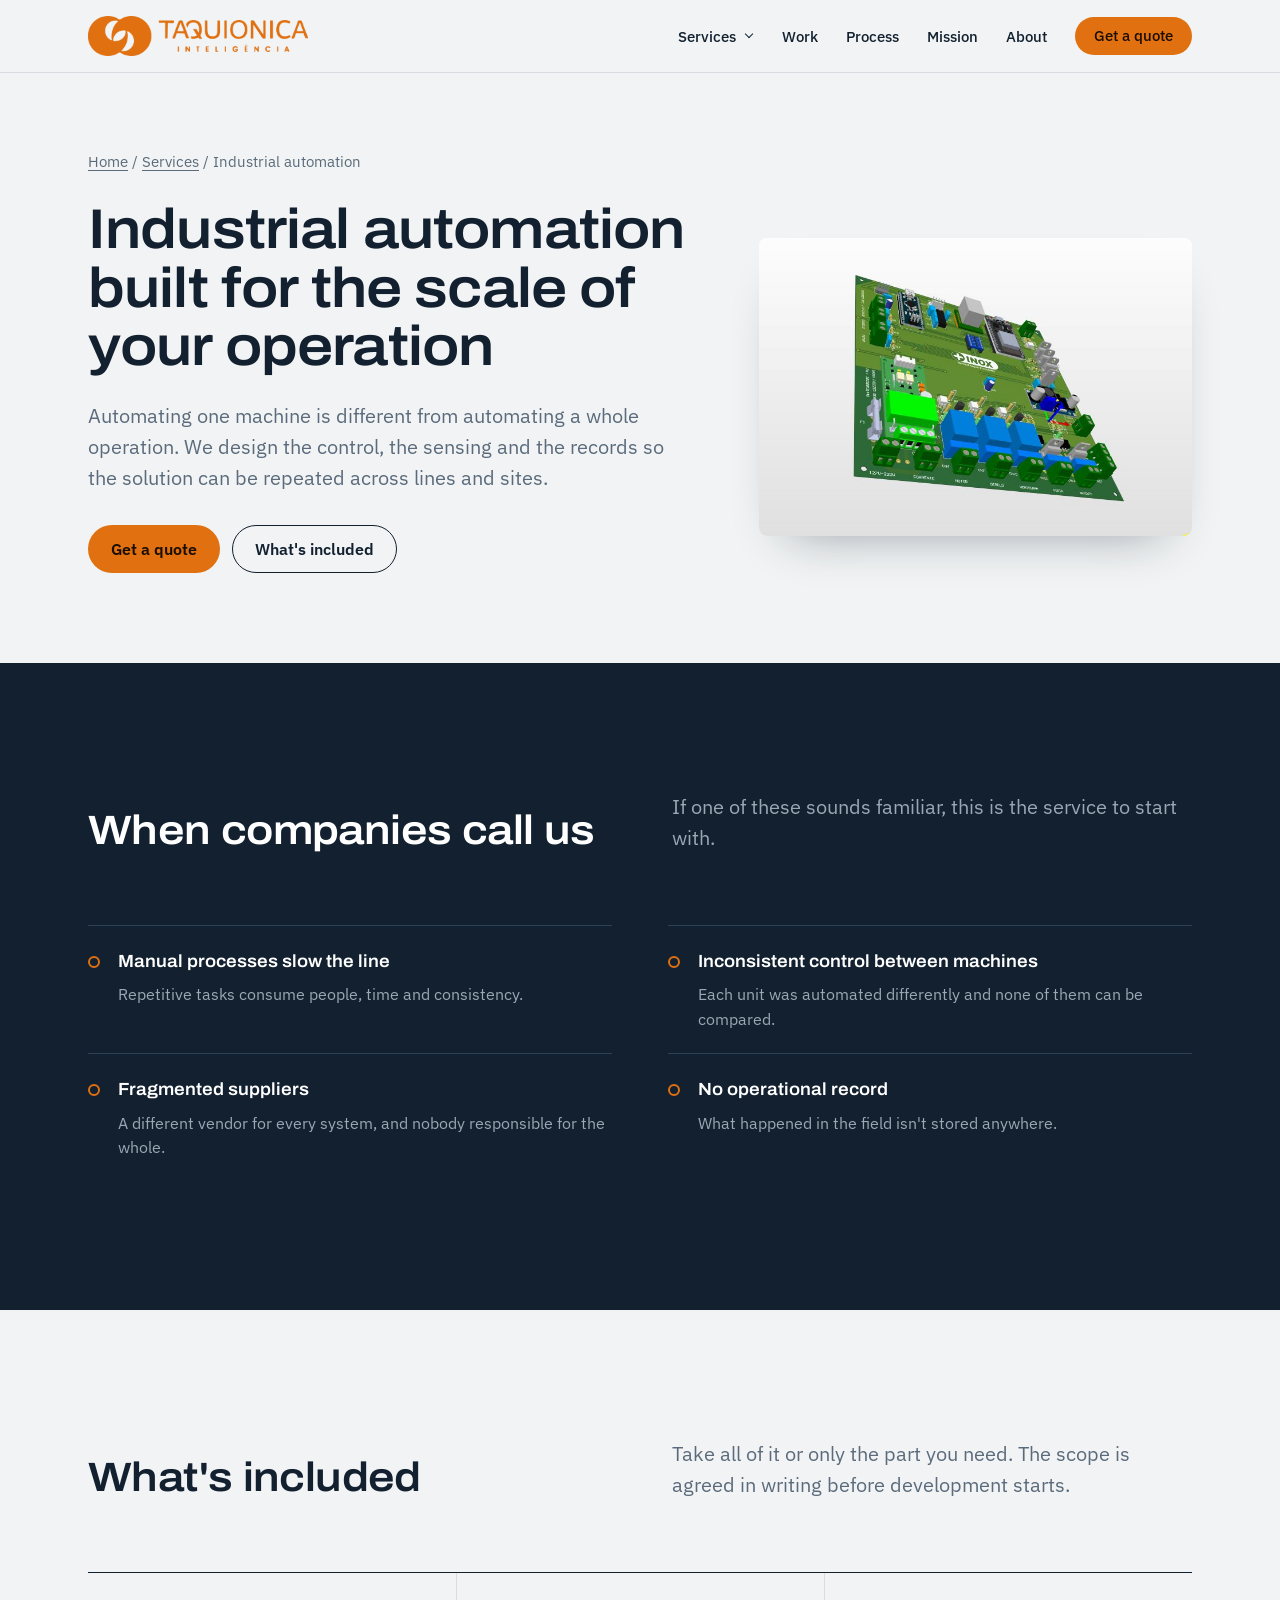
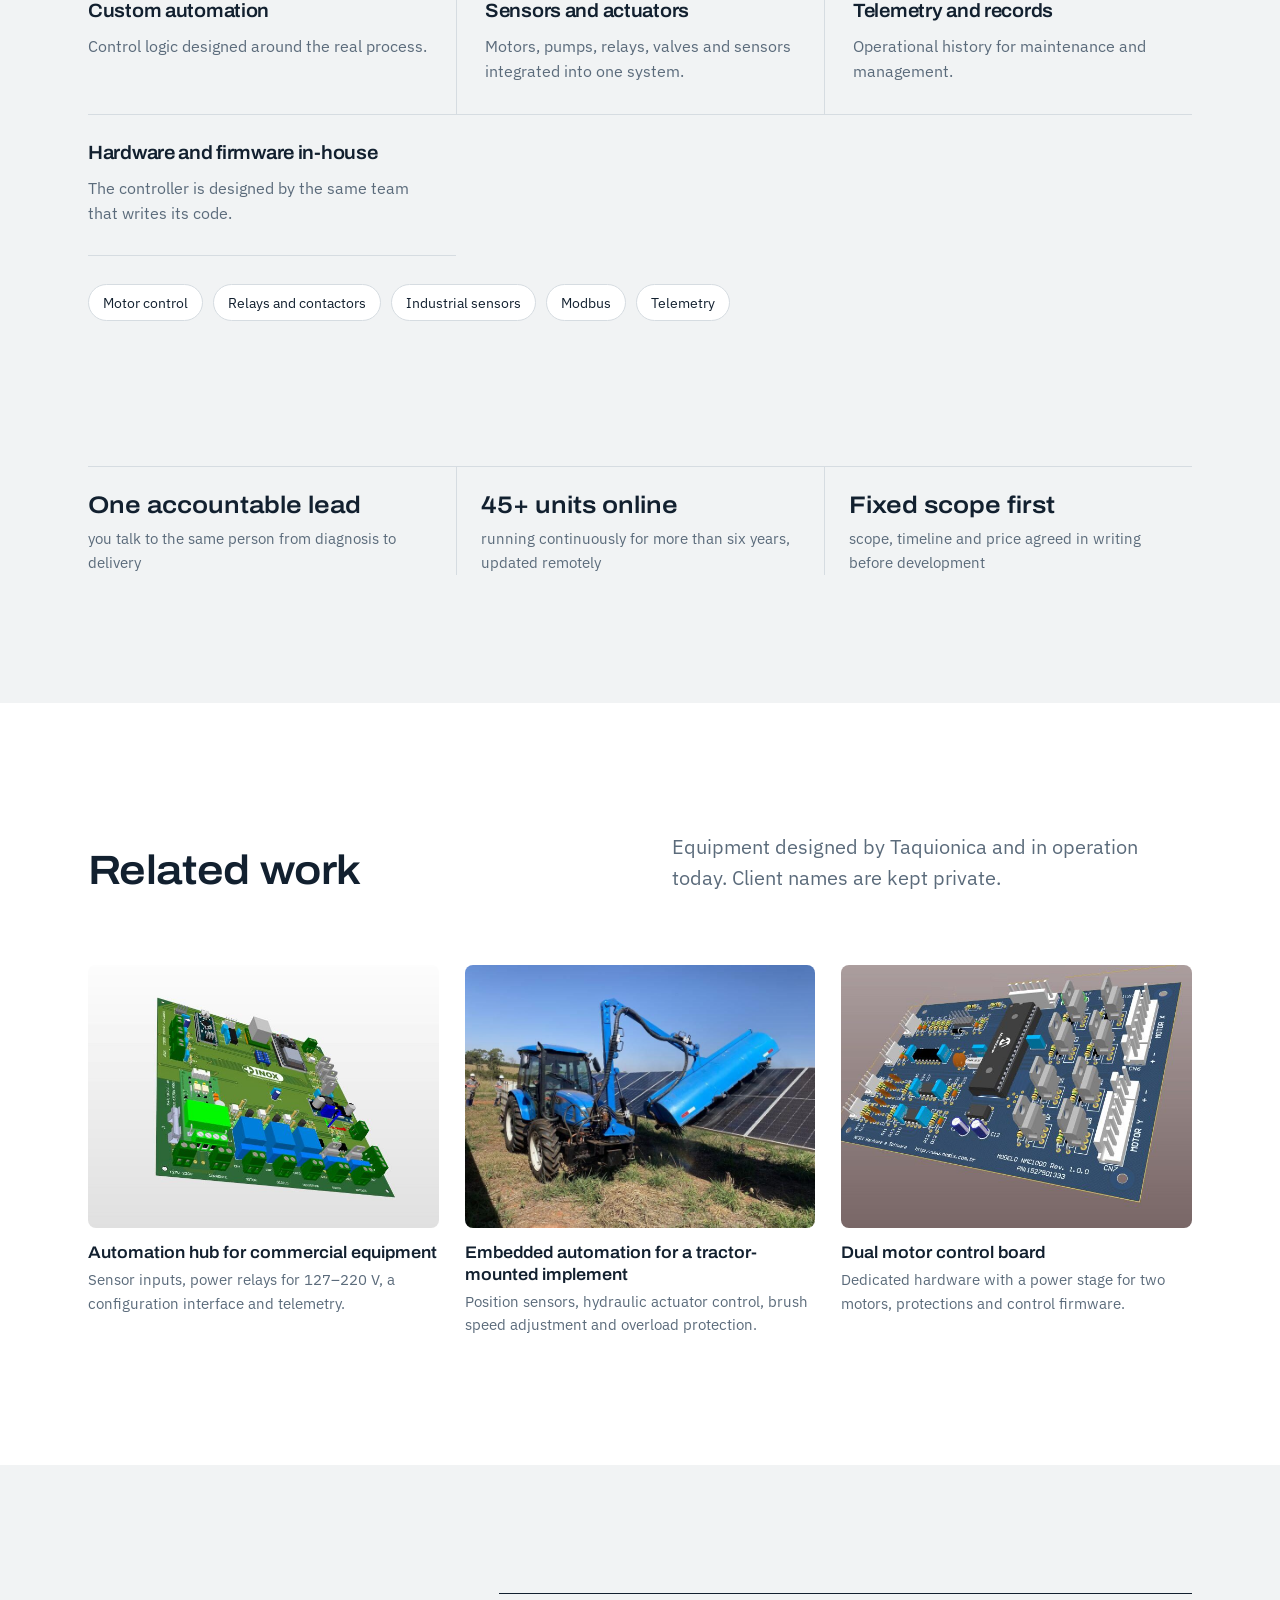
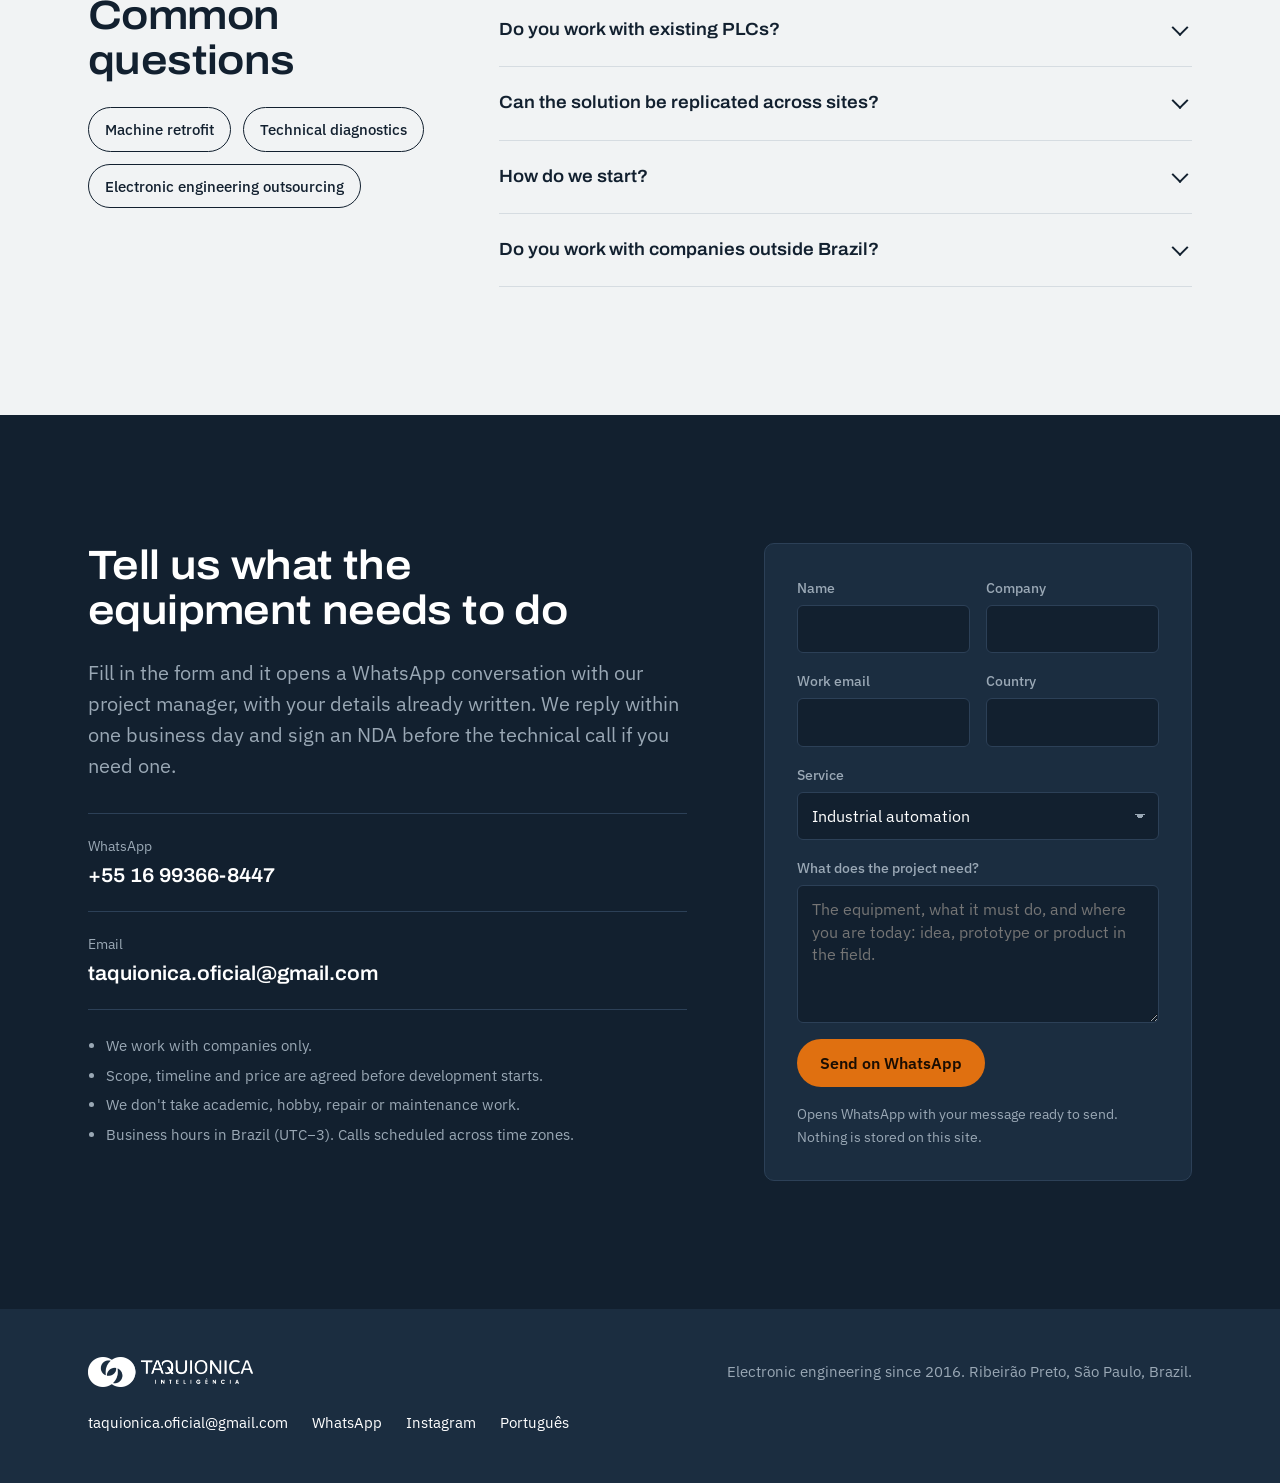
<file: services/industrial-automation.html>
<!doctype html>
<html lang="en">
<head>
<meta charset="utf-8">
<meta name="viewport" content="width=device-width, initial-scale=1">
<title>Industrial automation — Taquionica</title>
<meta name="description" content="Automating one machine is different from automating a whole operation. We design the control, the sensing and the records so the solution can be repeated across lines and sites.">
<link rel="canonical" href="https://taquionica.com/services/industrial-automation">
<meta property="og:type" content="website">
<meta property="og:title" content="Industrial automation — Taquionica">
<meta property="og:description" content="Automating one machine is different from automating a whole operation. We design the control, the sensing and the records so the solution can be repeated across lines and sites.">
<meta property="og:url" content="https://taquionica.com/services/industrial-automation">
<meta property="og:image" content="https://taquionica.com/assets/img/og.jpg">
<link rel="icon" type="image/png" href="../assets/img/symbol-orange.png">
<link rel="alternate" hreflang="pt-BR" href="https://taquionica.com.br/">
<link rel="preload" href="../assets/fonts/archivo-latin-wdth-normal.woff2" as="font" type="font/woff2" crossorigin>
<link rel="stylesheet" href="../assets/site.css?v=1">
<script src="../assets/site.js?v=1" defer></script>
</head>
<body>
<a class="skip" href="#main">Skip to content</a>
<header class="site-head">
  <div class="wrap">
    <a class="brand" href="../" aria-label="Taquionica home"><img src="../assets/img/logo-h-orange.png" alt="Taquionica" width="220" height="40"></a>
    <button class="nav-toggle" aria-expanded="false" aria-controls="nav">Menu</button>
    <nav class="nav" id="nav" aria-label="Main">
      <div class="nav-svc">
        <button class="nav-svc-btn" aria-expanded="false" aria-controls="svc-menu">Services</button>
        <div class="svc-menu" id="svc-menu">
          <div class="menu-col"><p class="menu-h">Build</p><ul><li><a href="electronic-product-development.html">Electronic product development</a></li><li><a href="hardware-design.html">Hardware design</a></li><li><a href="pcb-design.html">PCB design and layout</a></li><li><a href="firmware-development.html">Firmware development</a></li></ul></div>
          <div class="menu-col"><p class="menu-h">Connect</p><ul><li><a href="iot-remote-monitoring.html">IoT and remote monitoring</a></li><li><a href="machine-data-collection.html">Machine data collection</a></li><li><a href="apps-and-dashboards.html">Apps and dashboards for equipment</a></li><li><a href="industrial-software-and-hmi.html">Industrial software and HMI</a></li></ul></div>
          <div class="menu-col"><p class="menu-h">Improve</p><ul><li><a href="industrial-automation.html">Industrial automation</a></li><li><a href="machine-retrofit.html">Machine retrofit</a></li><li><a href="technical-diagnostics.html">Technical diagnostics</a></li><li><a href="engineering-outsourcing.html">Electronic engineering outsourcing</a></li><li><a href="field-embedded-electronics.html">Embedded electronics for field equipment</a></li></ul></div>
        </div>
      </div>
      <a href="../#work">Work</a>
      <a href="../#process">Process</a>
      <a href="../#purpose">Mission</a>
      <a href="../#about">About</a>
      <a class="btn btn-primary" href="#contact">Get a quote</a>
    </nav>
  </div>
</header>
<main id="main">

<section class="svc-hero">
  <div class="wrap">
    <p class="crumbs"><a href="../">Home</a> / <a href="../#services">Services</a> / Industrial automation</p>
    <div class="svc-hero-grid">
      <div>
        <h1>Industrial automation built for the scale of your operation</h1>
        <p class="lead">Automating one machine is different from automating a whole operation. We design the control, the sensing and the records so the solution can be repeated across lines and sites.</p>
        <div class="btn-row">
          <a class="btn btn-primary" href="#contact">Get a quote</a>
          <a class="btn btn-ghost" href="#scope">What's included</a>
        </div>
      </div>
      <div class="ph"><img src="../assets/img/pcb-automation-hub.jpg" alt="" ></div>
    </div>
  </div>
</section>

<section class="on-dark">
  <div class="wrap">
    <div class="sec-head"><h2>When companies call us</h2><p class="lead">If one of these sounds familiar, this is the service to start with.</p></div>
    <ul class="signals">
      <li><strong>Manual processes slow the line</strong><span>Repetitive tasks consume people, time and consistency.</span></li>
      <li><strong>Inconsistent control between machines</strong><span>Each unit was automated differently and none of them can be compared.</span></li>
      <li><strong>Fragmented suppliers</strong><span>A different vendor for every system, and nobody responsible for the whole.</span></li>
      <li><strong>No operational record</strong><span>What happened in the field isn&#x27;t stored anywhere.</span></li>
    </ul>
  </div>
</section>

<section id="scope">
  <div class="wrap">
    <div class="sec-head"><h2>What's included</h2><p class="lead">Take all of it or only the part you need. The scope is agreed in writing before development starts.</p></div>
    <div class="scope">
      <div><h3>Custom automation</h3><p>Control logic designed around the real process.</p></div>
      <div><h3>Sensors and actuators</h3><p>Motors, pumps, relays, valves and sensors integrated into one system.</p></div>
      <div><h3>Telemetry and records</h3><p>Operational history for maintenance and management.</p></div>
      <div><h3>Hardware and firmware in-house</h3><p>The controller is designed by the same team that writes its code.</p></div>
    </div>
    <ul class="tech" aria-label="Technologies"><li>Motor control</li><li>Relays and contactors</li><li>Industrial sensors</li><li>Modbus</li><li>Telemetry</li></ul>
  </div>
</section>

<section class="proof">
  <div class="wrap">
    <dl class="facts">
      <div><dt>One accountable lead</dt><dd>you talk to the same person from diagnosis to delivery</dd></div>
      <div><dt>45+ units online</dt><dd>running continuously for more than six years, updated remotely</dd></div>
      <div><dt>Fixed scope first</dt><dd>scope, timeline and price agreed in writing before development</dd></div>
    </dl>
  </div>
</section>

<section class="on-white">
  <div class="wrap">
    <div class="sec-head"><h2>Related work</h2><p class="lead">Equipment designed by Taquionica and in operation today. Client names are kept private.</p></div>
    <div class="work-grid">
<figure class="work w-4"><div class="ph"><img src="../assets/img/pcb-automation-hub.jpg" alt="Automation hub for commercial equipment" loading="lazy"></div><figcaption><strong>Automation hub for commercial equipment</strong><span>Sensor inputs, power relays for 127–220 V, a configuration interface and telemetry.</span></figcaption></figure><figure class="work w-4"><div class="ph"><img src="../assets/img/field-implement.jpg" alt="Embedded automation for a tractor-mounted implement" loading="lazy"></div><figcaption><strong>Embedded automation for a tractor-mounted implement</strong><span>Position sensors, hydraulic actuator control, brush speed adjustment and overload protection.</span></figcaption></figure><figure class="work w-4"><div class="ph"><img src="../assets/img/pcb-motor-control.jpg" alt="Dual motor control board" loading="lazy"></div><figcaption><strong>Dual motor control board</strong><span>Dedicated hardware with a power stage for two motors, protections and control firmware.</span></figcaption></figure>
    </div>
  </div>
</section>

<section>
  <div class="wrap faq-grid">
    <div>
      <h2>Common questions</h2>
      <div class="related">
<a href="machine-retrofit.html">Machine retrofit</a><a href="technical-diagnostics.html">Technical diagnostics</a><a href="engineering-outsourcing.html">Electronic engineering outsourcing</a>
      </div>
    </div>
    <div class="faq">
      <details><summary>Do you work with existing PLCs?</summary><p>When a PLC is the right tool, we integrate with it. When a dedicated controller fits better, we design one.</p></details>
      <details><summary>Can the solution be replicated across sites?</summary><p>That is a design goal from the start: standard hardware, firmware and records that scale.</p></details>
      <details><summary>How do we start?</summary><p>Send a short description by email or WhatsApp. We reply within one business day, sign an NDA if needed and schedule the technical conversation.</p></details>
      <details><summary>Do you work with companies outside Brazil?</summary><p>Yes. Files, code and documentation are delivered digitally, and calls are scheduled across time zones.</p></details>
    </div>
  </div>
</section>

<section class="on-dark contact" id="contact">
  <div class="wrap contact-grid">
    <div>
      <h2>Tell us what the equipment needs to do</h2>
      <p class="lead">Fill in the form and it opens a WhatsApp conversation with our project manager, with your details already written. We reply within one business day and sign an NDA before the technical call if you need one.</p>
      <ul class="channels">
        <li><a href="https://wa.me/5516993668447?text=Hi%20Taquionica%2C%20I%27d%20like%20to%20discuss%20an%20engineering%20project." rel="noopener"><span class="k">WhatsApp</span><span class="v">+55 16 99366-8447</span></a></li>
        <li><a href="mailto:taquionica.oficial@gmail.com?subject=Project%20inquiry"><span class="k">Email</span><span class="v">taquionica.oficial@gmail.com</span></a></li>
      </ul>
      <div class="fineprint">
        <ul>
          <li>We work with companies only.</li>
          <li>Scope, timeline and price are agreed before development starts.</li>
          <li>We don't take academic, hobby, repair or maintenance work.</li>
          <li>Business hours in Brazil (UTC−3). Calls scheduled across time zones.</li>
        </ul>
      </div>
    </div>
    <form class="wa-form" novalidate data-wa="5516993668447">
      <div class="f-row">
        <label class="f">Name<input name="name" autocomplete="name" required></label>
        <label class="f">Company<input name="company" autocomplete="organization" required></label>
      </div>
      <div class="f-row">
        <label class="f">Work email<input name="email" type="email" autocomplete="email" required></label>
        <label class="f">Country<input name="country" autocomplete="country-name" required></label>
      </div>
      <label class="f">Service<select name="service" required><option value="">Choose a service</option><option>Electronic product development</option><option>Hardware design</option><option>PCB design and layout</option><option>Firmware development</option><option>IoT and remote monitoring</option><option>Machine data collection</option><option>Apps and dashboards for equipment</option><option>Industrial software and HMI</option><option selected>Industrial automation</option><option>Machine retrofit</option><option>Technical diagnostics</option><option>Electronic engineering outsourcing</option><option>Embedded electronics for field equipment</option><option>Not sure yet</option></select></label>
      <label class="f">What does the project need?<textarea name="message" rows="5" required placeholder="The equipment, what it must do, and where you are today: idea, prototype or product in the field."></textarea></label>
      <p class="f-error" role="alert" hidden>Fill in every field so we can answer with something useful.</p>
      <button class="btn btn-primary f-submit" type="submit">Send on WhatsApp</button>
      <p class="f-note">Opens WhatsApp with your message ready to send. Nothing is stored on this site.</p>
      <p class="f-fallback" hidden>If WhatsApp didn't open, <a class="f-link" href="#" rel="noopener">tap here to open it</a>.</p>
    </form>
  </div>
</section>
</main>
<footer class="site-foot">
  <div class="wrap">
    <img src="../assets/img/logo-h-white.png" alt="Taquionica" width="155" height="30">
    <p>Electronic engineering since 2016. Ribeirão Preto, São Paulo, Brazil.</p>
    <div class="foot-links">
      <a href="mailto:taquionica.oficial@gmail.com">taquionica.oficial@gmail.com</a>
      <a href="https://wa.me/5516993668447?text=Hi%20Taquionica%2C%20I%27d%20like%20to%20discuss%20an%20engineering%20project." rel="noopener">WhatsApp</a>
      <a href="https://www.instagram.com/taquionica_oficial/" rel="noopener">Instagram</a>
      <a href="https://taquionica.com.br/" hreflang="pt-BR">Português</a>
    </div>
  </div>
</footer>
</body>
</html>
</file>
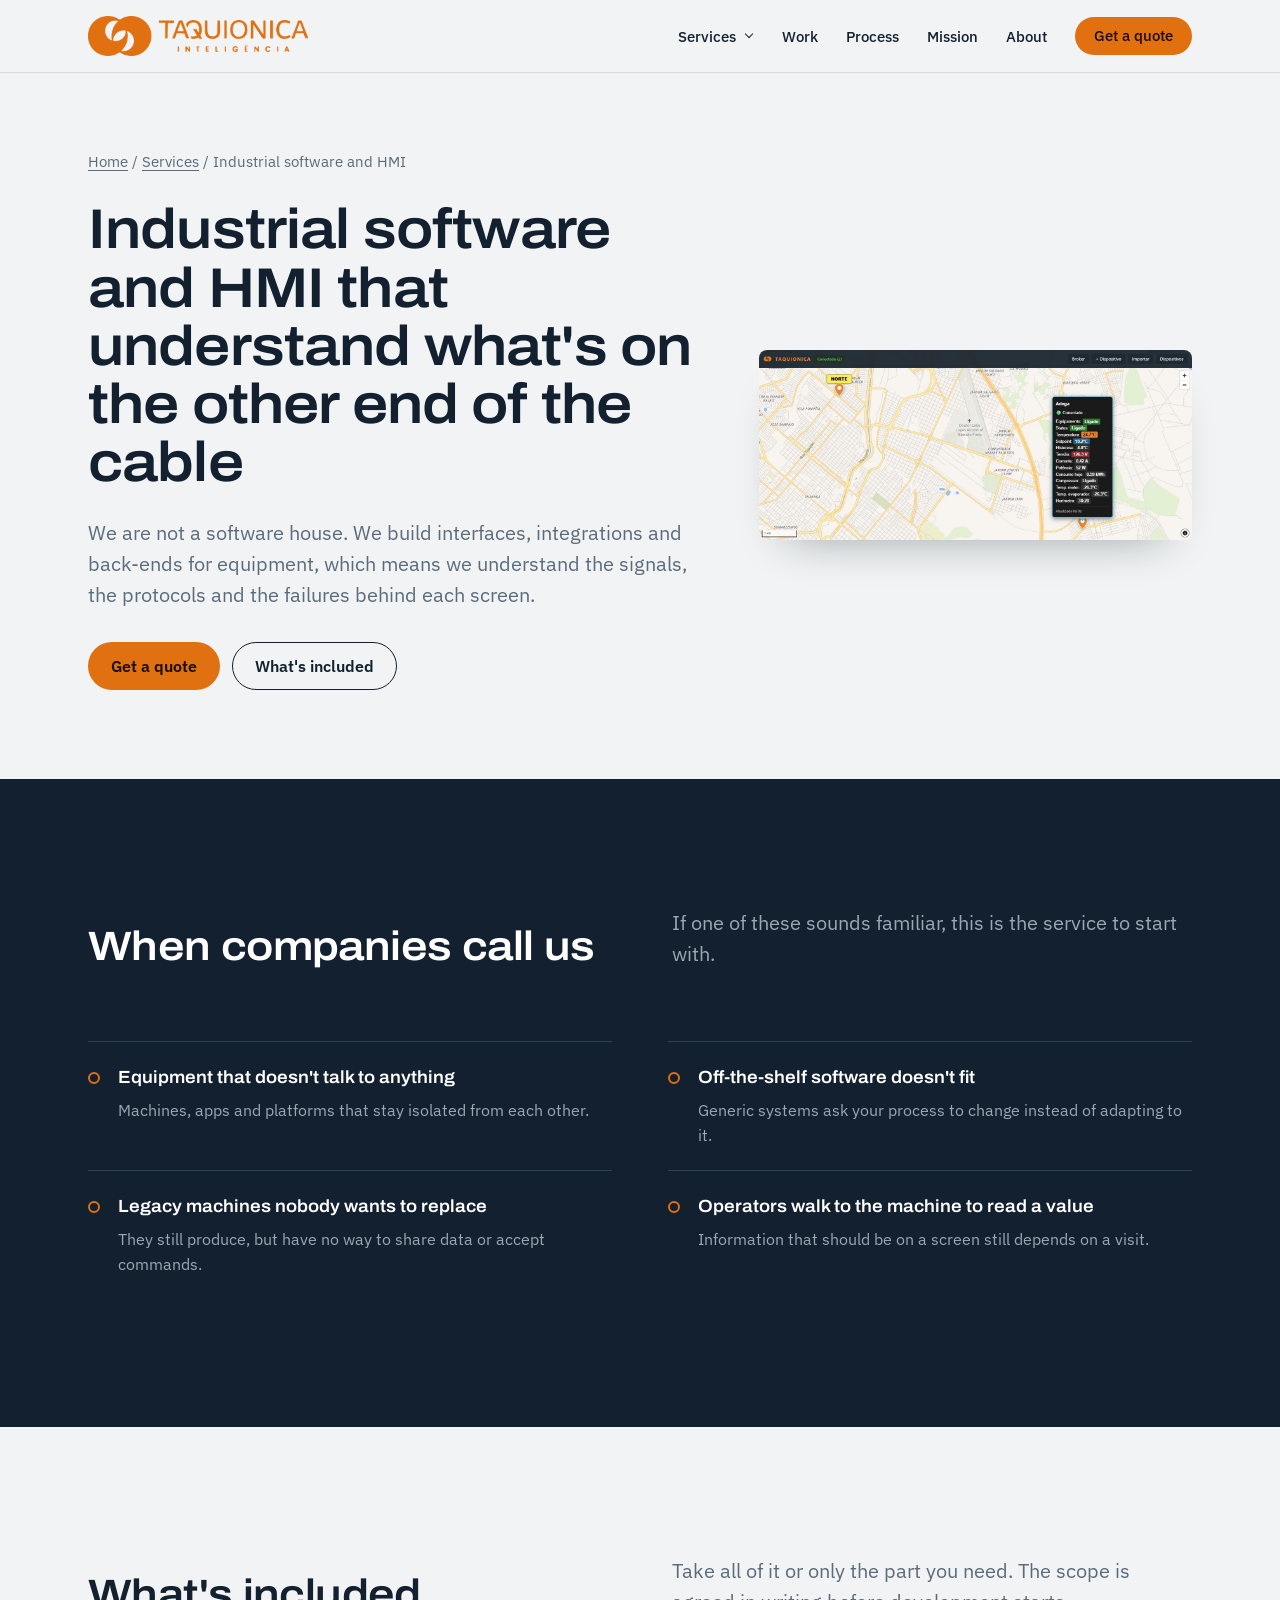
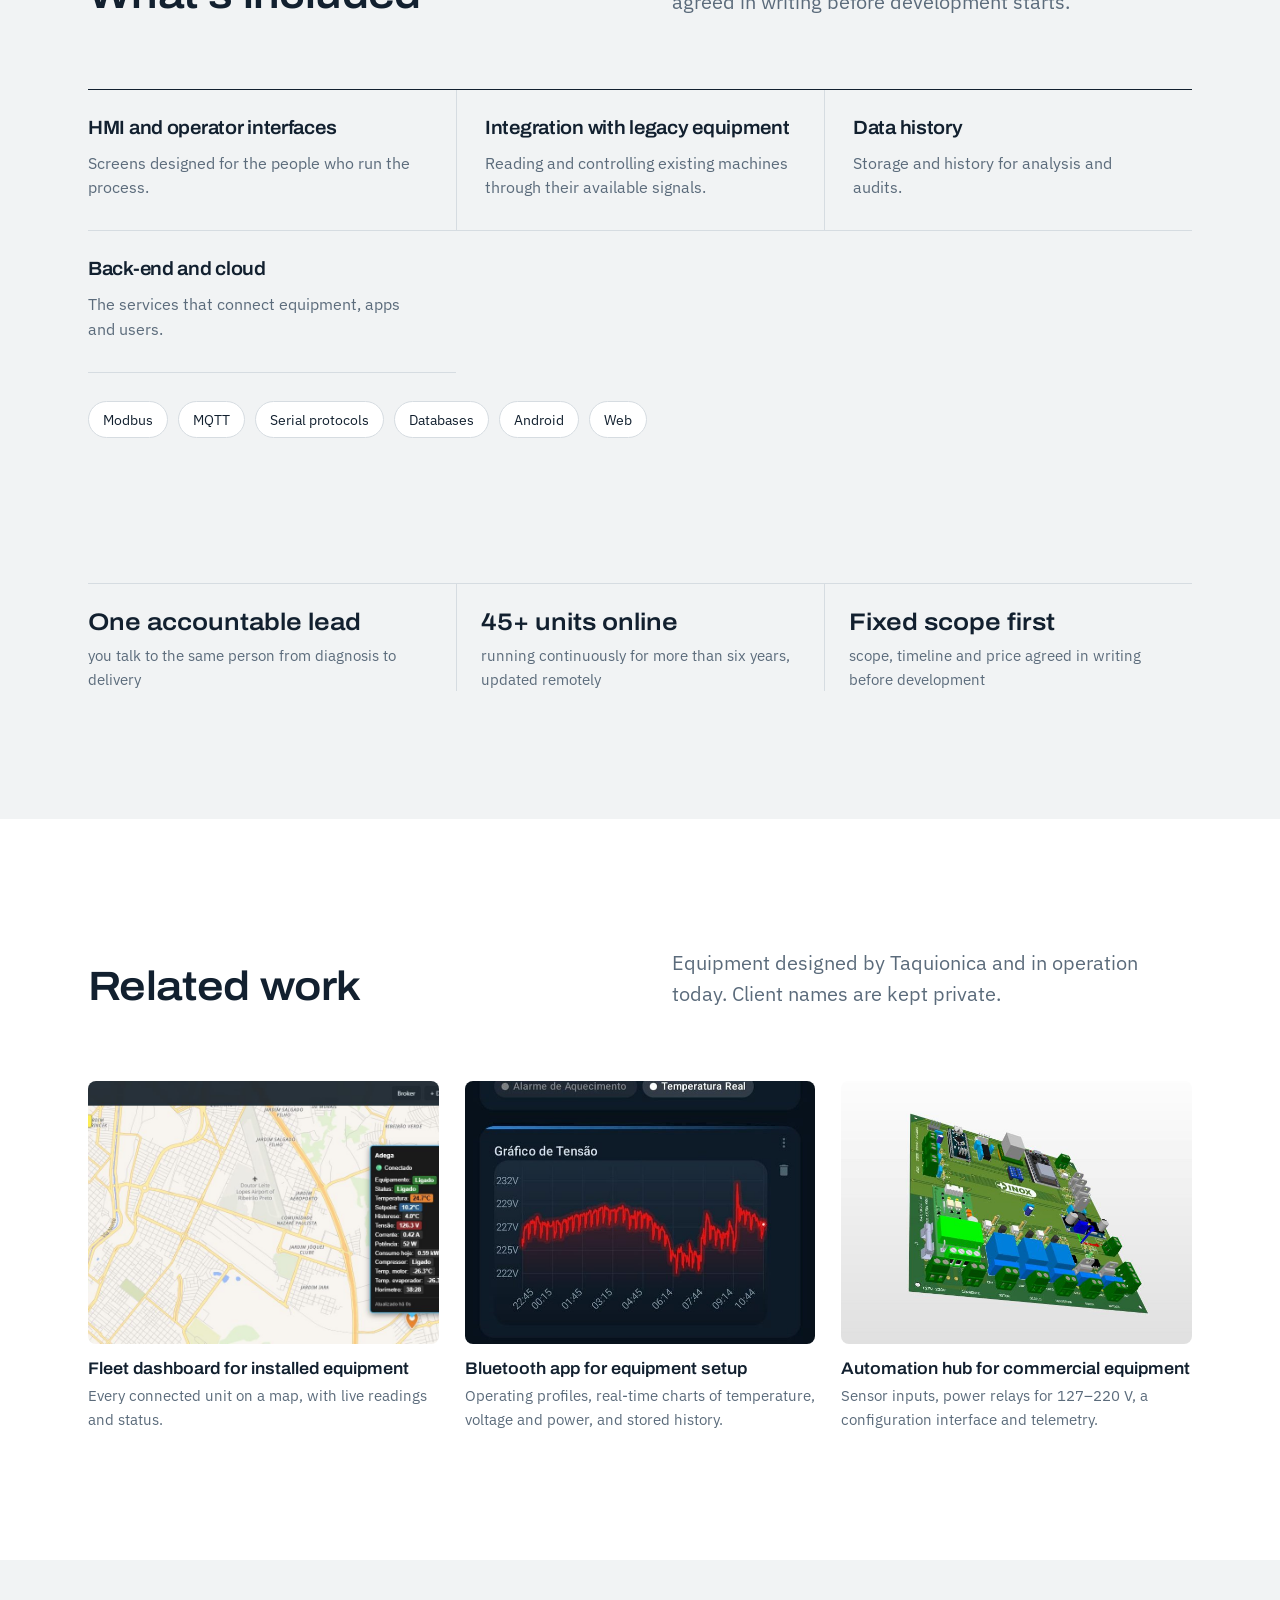
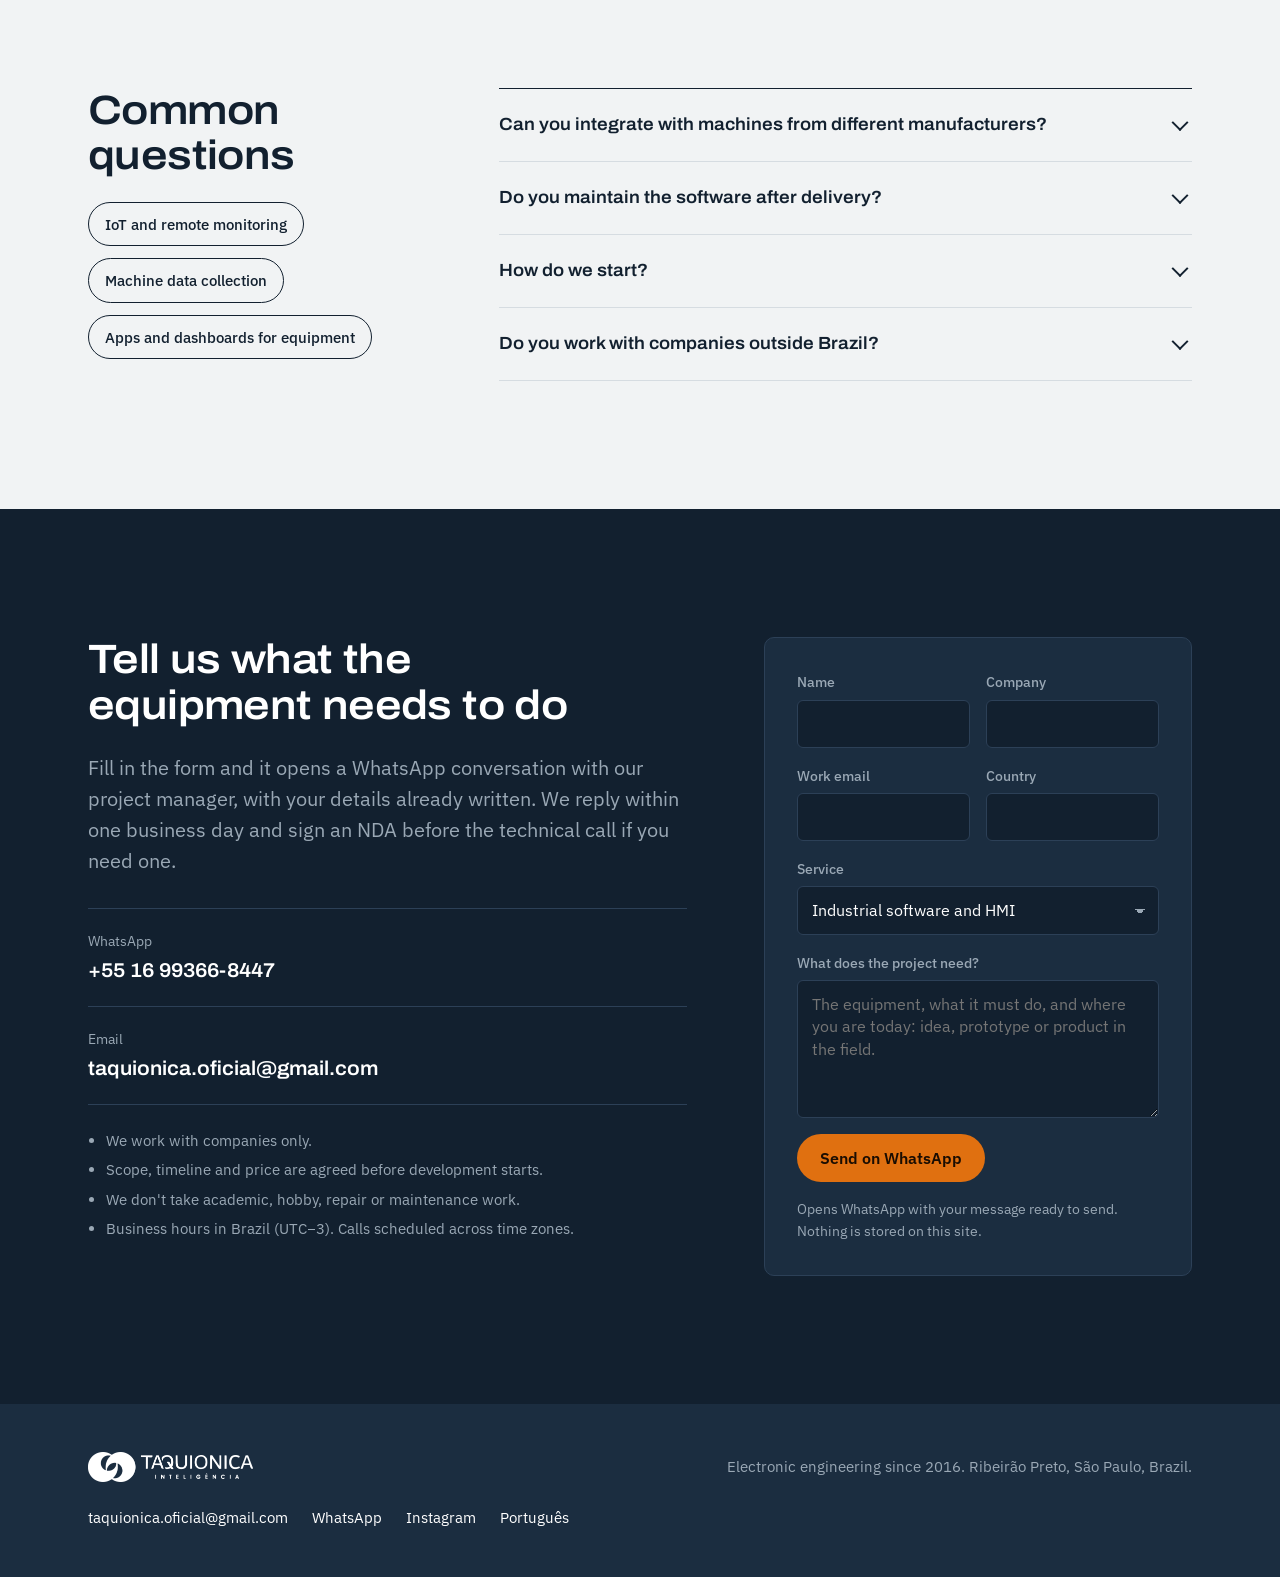
<file: services/industrial-software-and-hmi.html>
<!doctype html>
<html lang="en">
<head>
<meta charset="utf-8">
<meta name="viewport" content="width=device-width, initial-scale=1">
<title>Industrial software and HMI — Taquionica</title>
<meta name="description" content="We are not a software house. We build interfaces, integrations and back-ends for equipment, which means we understand the signals, the protocols and the failures behind each screen.">
<link rel="canonical" href="https://taquionica.com/services/industrial-software-and-hmi">
<meta property="og:type" content="website">
<meta property="og:title" content="Industrial software and HMI — Taquionica">
<meta property="og:description" content="We are not a software house. We build interfaces, integrations and back-ends for equipment, which means we understand the signals, the protocols and the failures behind each screen.">
<meta property="og:url" content="https://taquionica.com/services/industrial-software-and-hmi">
<meta property="og:image" content="https://taquionica.com/assets/img/og.jpg">
<link rel="icon" type="image/png" href="../assets/img/symbol-orange.png">
<link rel="alternate" hreflang="pt-BR" href="https://taquionica.com.br/">
<link rel="preload" href="../assets/fonts/archivo-latin-wdth-normal.woff2" as="font" type="font/woff2" crossorigin>
<link rel="stylesheet" href="../assets/site.css?v=1">
<script src="../assets/site.js?v=1" defer></script>
</head>
<body>
<a class="skip" href="#main">Skip to content</a>
<header class="site-head">
  <div class="wrap">
    <a class="brand" href="../" aria-label="Taquionica home"><img src="../assets/img/logo-h-orange.png" alt="Taquionica" width="220" height="40"></a>
    <button class="nav-toggle" aria-expanded="false" aria-controls="nav">Menu</button>
    <nav class="nav" id="nav" aria-label="Main">
      <div class="nav-svc">
        <button class="nav-svc-btn" aria-expanded="false" aria-controls="svc-menu">Services</button>
        <div class="svc-menu" id="svc-menu">
          <div class="menu-col"><p class="menu-h">Build</p><ul><li><a href="electronic-product-development.html">Electronic product development</a></li><li><a href="hardware-design.html">Hardware design</a></li><li><a href="pcb-design.html">PCB design and layout</a></li><li><a href="firmware-development.html">Firmware development</a></li></ul></div>
          <div class="menu-col"><p class="menu-h">Connect</p><ul><li><a href="iot-remote-monitoring.html">IoT and remote monitoring</a></li><li><a href="machine-data-collection.html">Machine data collection</a></li><li><a href="apps-and-dashboards.html">Apps and dashboards for equipment</a></li><li><a href="industrial-software-and-hmi.html">Industrial software and HMI</a></li></ul></div>
          <div class="menu-col"><p class="menu-h">Improve</p><ul><li><a href="industrial-automation.html">Industrial automation</a></li><li><a href="machine-retrofit.html">Machine retrofit</a></li><li><a href="technical-diagnostics.html">Technical diagnostics</a></li><li><a href="engineering-outsourcing.html">Electronic engineering outsourcing</a></li><li><a href="field-embedded-electronics.html">Embedded electronics for field equipment</a></li></ul></div>
        </div>
      </div>
      <a href="../#work">Work</a>
      <a href="../#process">Process</a>
      <a href="../#purpose">Mission</a>
      <a href="../#about">About</a>
      <a class="btn btn-primary" href="#contact">Get a quote</a>
    </nav>
  </div>
</header>
<main id="main">

<section class="svc-hero">
  <div class="wrap">
    <p class="crumbs"><a href="../">Home</a> / <a href="../#services">Services</a> / Industrial software and HMI</p>
    <div class="svc-hero-grid">
      <div>
        <h1>Industrial software and HMI that understand what&#x27;s on the other end of the cable</h1>
        <p class="lead">We are not a software house. We build interfaces, integrations and back-ends for equipment, which means we understand the signals, the protocols and the failures behind each screen.</p>
        <div class="btn-row">
          <a class="btn btn-primary" href="#contact">Get a quote</a>
          <a class="btn btn-ghost" href="#scope">What's included</a>
        </div>
      </div>
      <div class="ph"><img src="../assets/img/dashboard-map.jpg" alt="" ></div>
    </div>
  </div>
</section>

<section class="on-dark">
  <div class="wrap">
    <div class="sec-head"><h2>When companies call us</h2><p class="lead">If one of these sounds familiar, this is the service to start with.</p></div>
    <ul class="signals">
      <li><strong>Equipment that doesn&#x27;t talk to anything</strong><span>Machines, apps and platforms that stay isolated from each other.</span></li>
      <li><strong>Off-the-shelf software doesn&#x27;t fit</strong><span>Generic systems ask your process to change instead of adapting to it.</span></li>
      <li><strong>Legacy machines nobody wants to replace</strong><span>They still produce, but have no way to share data or accept commands.</span></li>
      <li><strong>Operators walk to the machine to read a value</strong><span>Information that should be on a screen still depends on a visit.</span></li>
    </ul>
  </div>
</section>

<section id="scope">
  <div class="wrap">
    <div class="sec-head"><h2>What's included</h2><p class="lead">Take all of it or only the part you need. The scope is agreed in writing before development starts.</p></div>
    <div class="scope">
      <div><h3>HMI and operator interfaces</h3><p>Screens designed for the people who run the process.</p></div>
      <div><h3>Integration with legacy equipment</h3><p>Reading and controlling existing machines through their available signals.</p></div>
      <div><h3>Data history</h3><p>Storage and history for analysis and audits.</p></div>
      <div><h3>Back-end and cloud</h3><p>The services that connect equipment, apps and users.</p></div>
    </div>
    <ul class="tech" aria-label="Technologies"><li>Modbus</li><li>MQTT</li><li>Serial protocols</li><li>Databases</li><li>Android</li><li>Web</li></ul>
  </div>
</section>

<section class="proof">
  <div class="wrap">
    <dl class="facts">
      <div><dt>One accountable lead</dt><dd>you talk to the same person from diagnosis to delivery</dd></div>
      <div><dt>45+ units online</dt><dd>running continuously for more than six years, updated remotely</dd></div>
      <div><dt>Fixed scope first</dt><dd>scope, timeline and price agreed in writing before development</dd></div>
    </dl>
  </div>
</section>

<section class="on-white">
  <div class="wrap">
    <div class="sec-head"><h2>Related work</h2><p class="lead">Equipment designed by Taquionica and in operation today. Client names are kept private.</p></div>
    <div class="work-grid">
<figure class="work w-4"><div class="ph"><img src="../assets/img/dashboard-map.jpg" alt="Fleet dashboard for installed equipment" loading="lazy"></div><figcaption><strong>Fleet dashboard for installed equipment</strong><span>Every connected unit on a map, with live readings and status.</span></figcaption></figure><figure class="work w-4"><div class="ph"><img src="../assets/img/app-ble.jpg" alt="Bluetooth app for equipment setup" loading="lazy"></div><figcaption><strong>Bluetooth app for equipment setup</strong><span>Operating profiles, real-time charts of temperature, voltage and power, and stored history.</span></figcaption></figure><figure class="work w-4"><div class="ph"><img src="../assets/img/pcb-automation-hub.jpg" alt="Automation hub for commercial equipment" loading="lazy"></div><figcaption><strong>Automation hub for commercial equipment</strong><span>Sensor inputs, power relays for 127–220 V, a configuration interface and telemetry.</span></figcaption></figure>
    </div>
  </div>
</section>

<section>
  <div class="wrap faq-grid">
    <div>
      <h2>Common questions</h2>
      <div class="related">
<a href="iot-remote-monitoring.html">IoT and remote monitoring</a><a href="machine-data-collection.html">Machine data collection</a><a href="apps-and-dashboards.html">Apps and dashboards for equipment</a>
      </div>
    </div>
    <div class="faq">
      <details><summary>Can you integrate with machines from different manufacturers?</summary><p>Yes, as long as they expose a signal or protocol we can read. We map that at the start of the project.</p></details>
      <details><summary>Do you maintain the software after delivery?</summary><p>We plan delivery and evolution together, so improvements and new features can follow.</p></details>
      <details><summary>How do we start?</summary><p>Send a short description by email or WhatsApp. We reply within one business day, sign an NDA if needed and schedule the technical conversation.</p></details>
      <details><summary>Do you work with companies outside Brazil?</summary><p>Yes. Files, code and documentation are delivered digitally, and calls are scheduled across time zones.</p></details>
    </div>
  </div>
</section>

<section class="on-dark contact" id="contact">
  <div class="wrap contact-grid">
    <div>
      <h2>Tell us what the equipment needs to do</h2>
      <p class="lead">Fill in the form and it opens a WhatsApp conversation with our project manager, with your details already written. We reply within one business day and sign an NDA before the technical call if you need one.</p>
      <ul class="channels">
        <li><a href="https://wa.me/5516993668447?text=Hi%20Taquionica%2C%20I%27d%20like%20to%20discuss%20an%20engineering%20project." rel="noopener"><span class="k">WhatsApp</span><span class="v">+55 16 99366-8447</span></a></li>
        <li><a href="mailto:taquionica.oficial@gmail.com?subject=Project%20inquiry"><span class="k">Email</span><span class="v">taquionica.oficial@gmail.com</span></a></li>
      </ul>
      <div class="fineprint">
        <ul>
          <li>We work with companies only.</li>
          <li>Scope, timeline and price are agreed before development starts.</li>
          <li>We don't take academic, hobby, repair or maintenance work.</li>
          <li>Business hours in Brazil (UTC−3). Calls scheduled across time zones.</li>
        </ul>
      </div>
    </div>
    <form class="wa-form" novalidate data-wa="5516993668447">
      <div class="f-row">
        <label class="f">Name<input name="name" autocomplete="name" required></label>
        <label class="f">Company<input name="company" autocomplete="organization" required></label>
      </div>
      <div class="f-row">
        <label class="f">Work email<input name="email" type="email" autocomplete="email" required></label>
        <label class="f">Country<input name="country" autocomplete="country-name" required></label>
      </div>
      <label class="f">Service<select name="service" required><option value="">Choose a service</option><option>Electronic product development</option><option>Hardware design</option><option>PCB design and layout</option><option>Firmware development</option><option>IoT and remote monitoring</option><option>Machine data collection</option><option>Apps and dashboards for equipment</option><option selected>Industrial software and HMI</option><option>Industrial automation</option><option>Machine retrofit</option><option>Technical diagnostics</option><option>Electronic engineering outsourcing</option><option>Embedded electronics for field equipment</option><option>Not sure yet</option></select></label>
      <label class="f">What does the project need?<textarea name="message" rows="5" required placeholder="The equipment, what it must do, and where you are today: idea, prototype or product in the field."></textarea></label>
      <p class="f-error" role="alert" hidden>Fill in every field so we can answer with something useful.</p>
      <button class="btn btn-primary f-submit" type="submit">Send on WhatsApp</button>
      <p class="f-note">Opens WhatsApp with your message ready to send. Nothing is stored on this site.</p>
      <p class="f-fallback" hidden>If WhatsApp didn't open, <a class="f-link" href="#" rel="noopener">tap here to open it</a>.</p>
    </form>
  </div>
</section>
</main>
<footer class="site-foot">
  <div class="wrap">
    <img src="../assets/img/logo-h-white.png" alt="Taquionica" width="155" height="30">
    <p>Electronic engineering since 2016. Ribeirão Preto, São Paulo, Brazil.</p>
    <div class="foot-links">
      <a href="mailto:taquionica.oficial@gmail.com">taquionica.oficial@gmail.com</a>
      <a href="https://wa.me/5516993668447?text=Hi%20Taquionica%2C%20I%27d%20like%20to%20discuss%20an%20engineering%20project." rel="noopener">WhatsApp</a>
      <a href="https://www.instagram.com/taquionica_oficial/" rel="noopener">Instagram</a>
      <a href="https://taquionica.com.br/" hreflang="pt-BR">Português</a>
    </div>
  </div>
</footer>
</body>
</html>
</file>
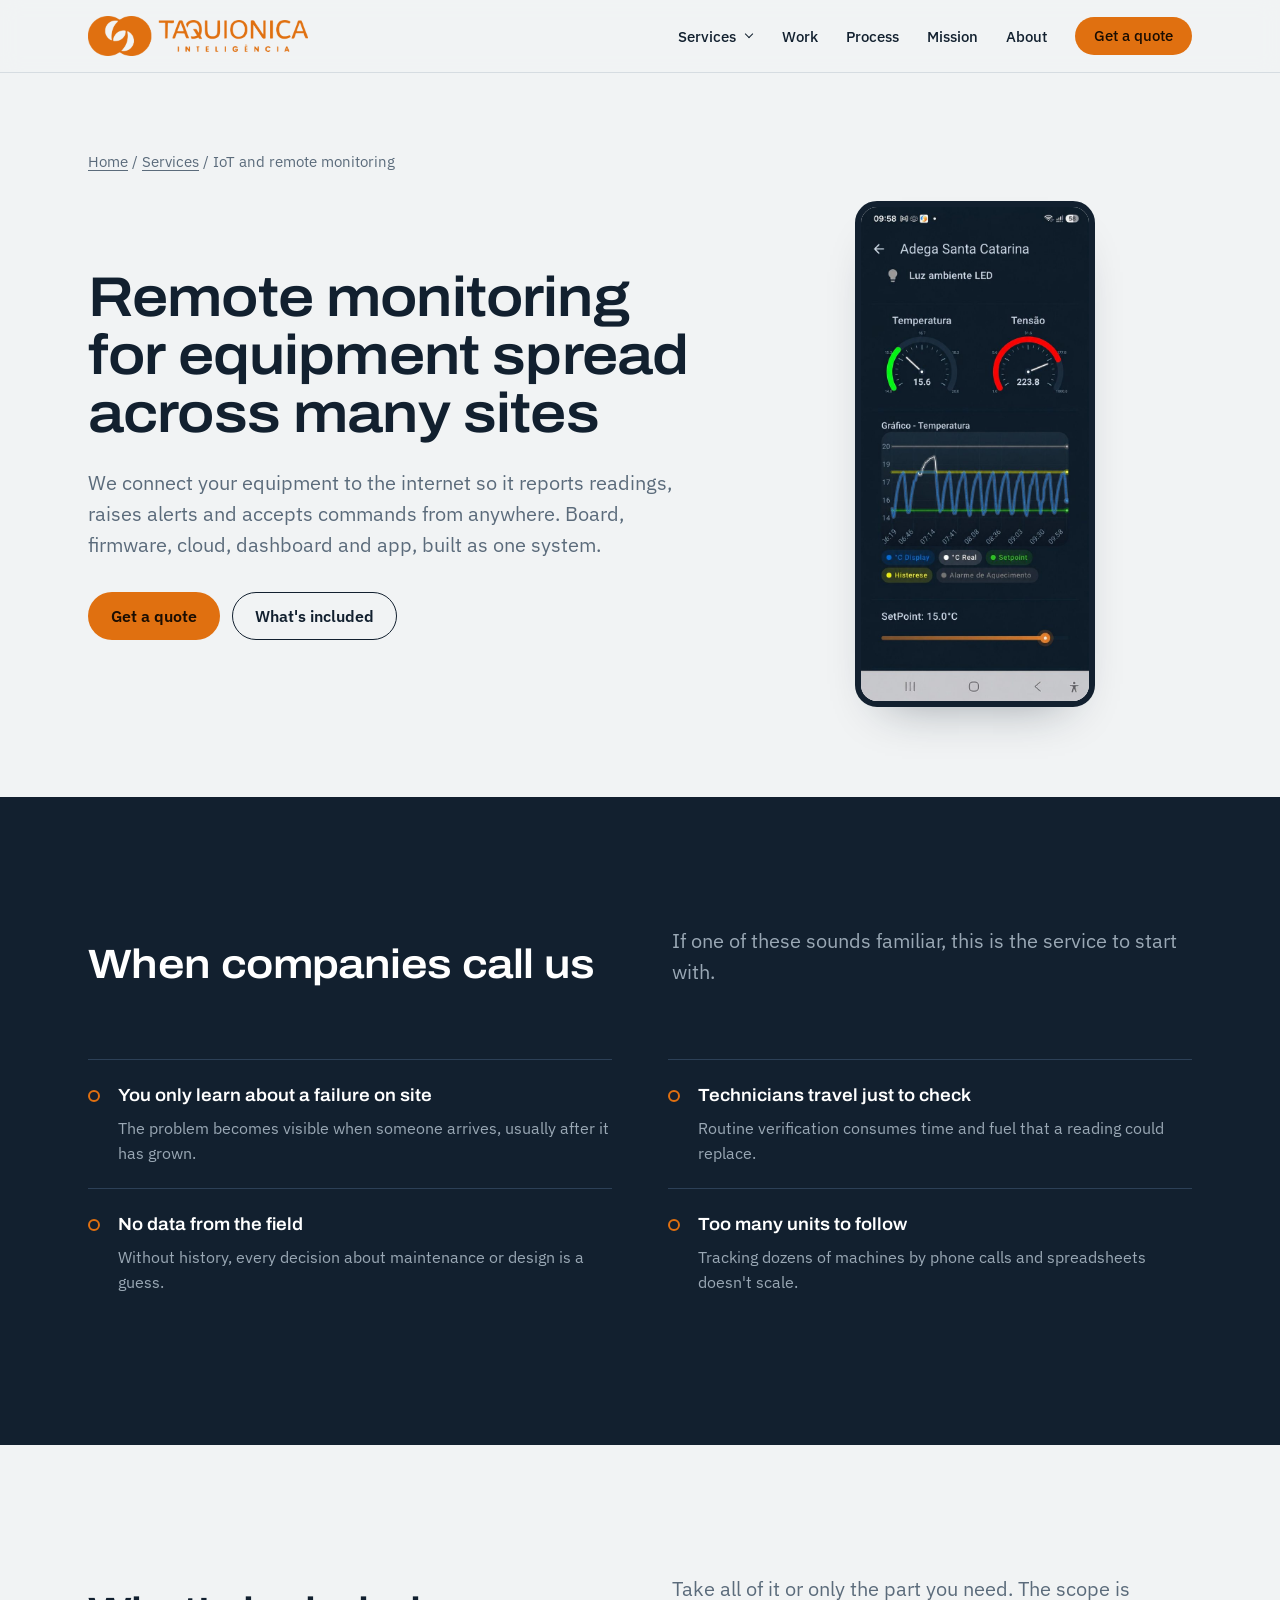
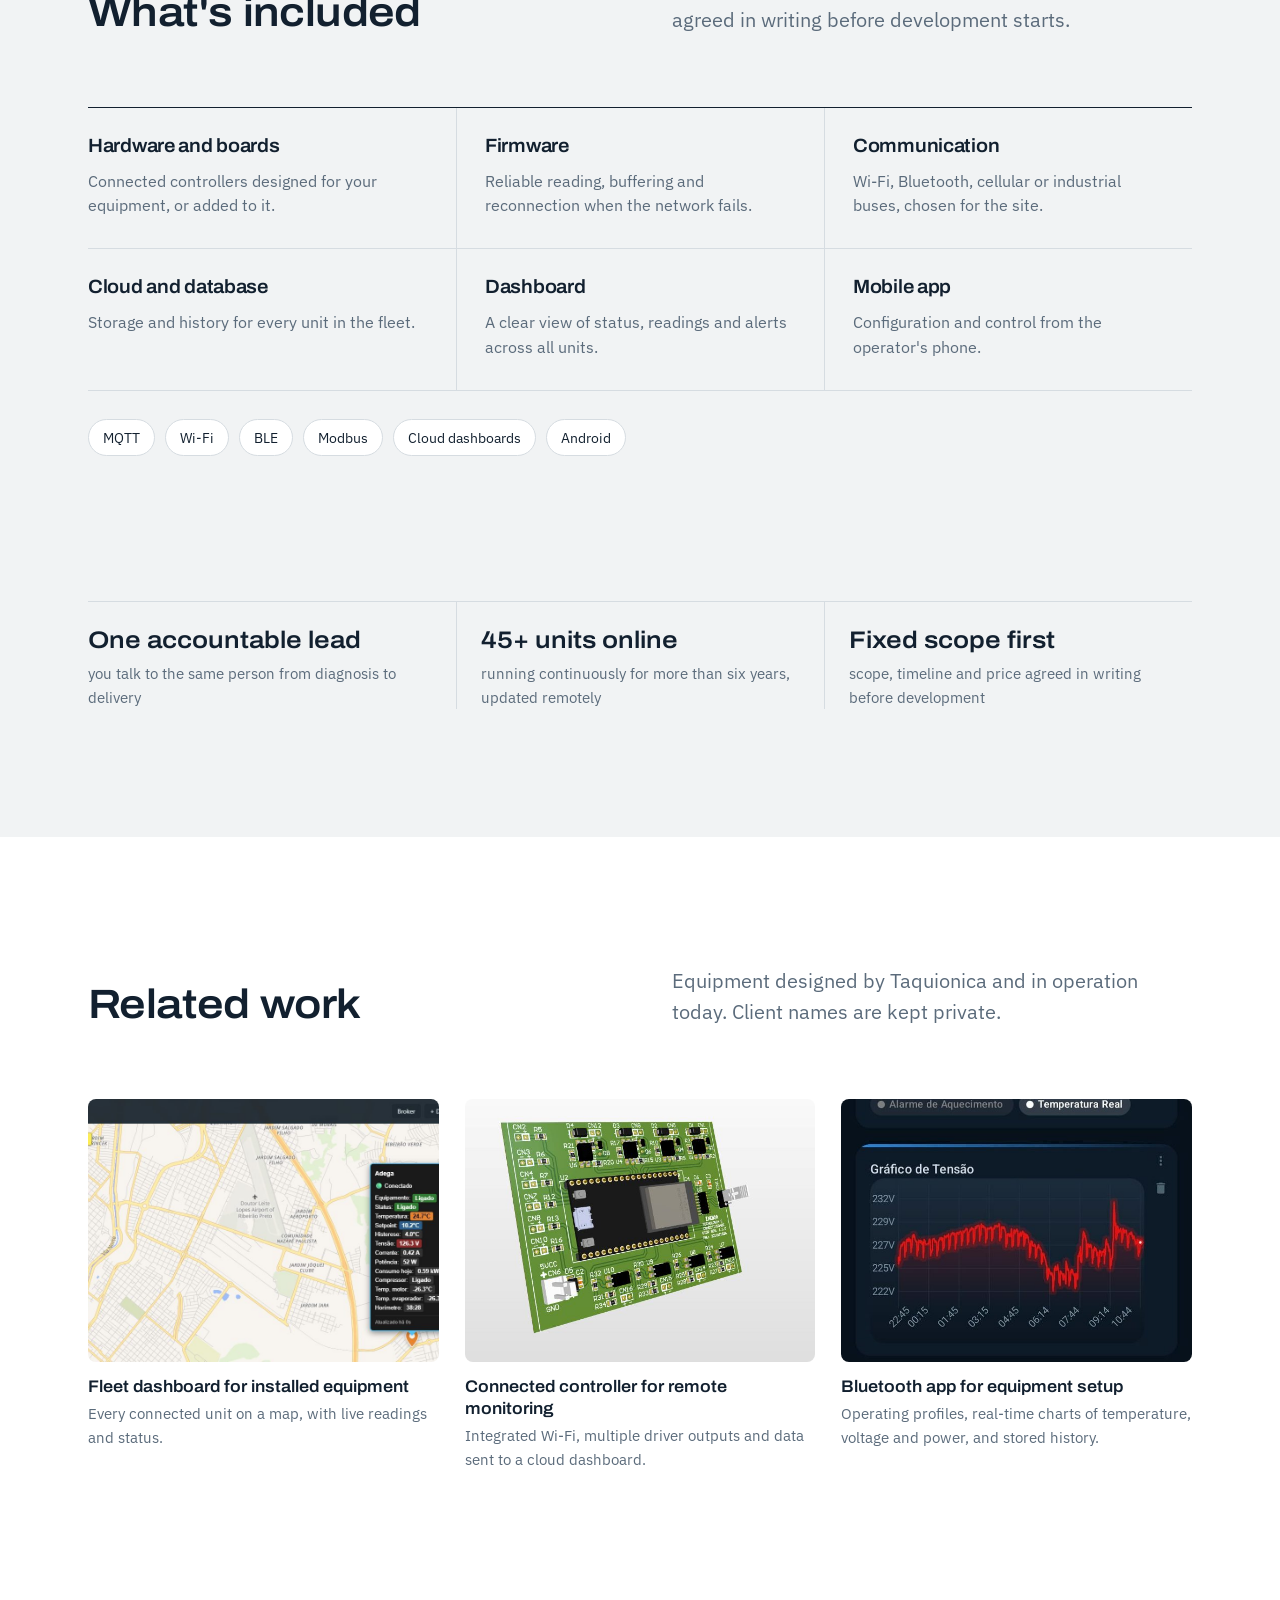
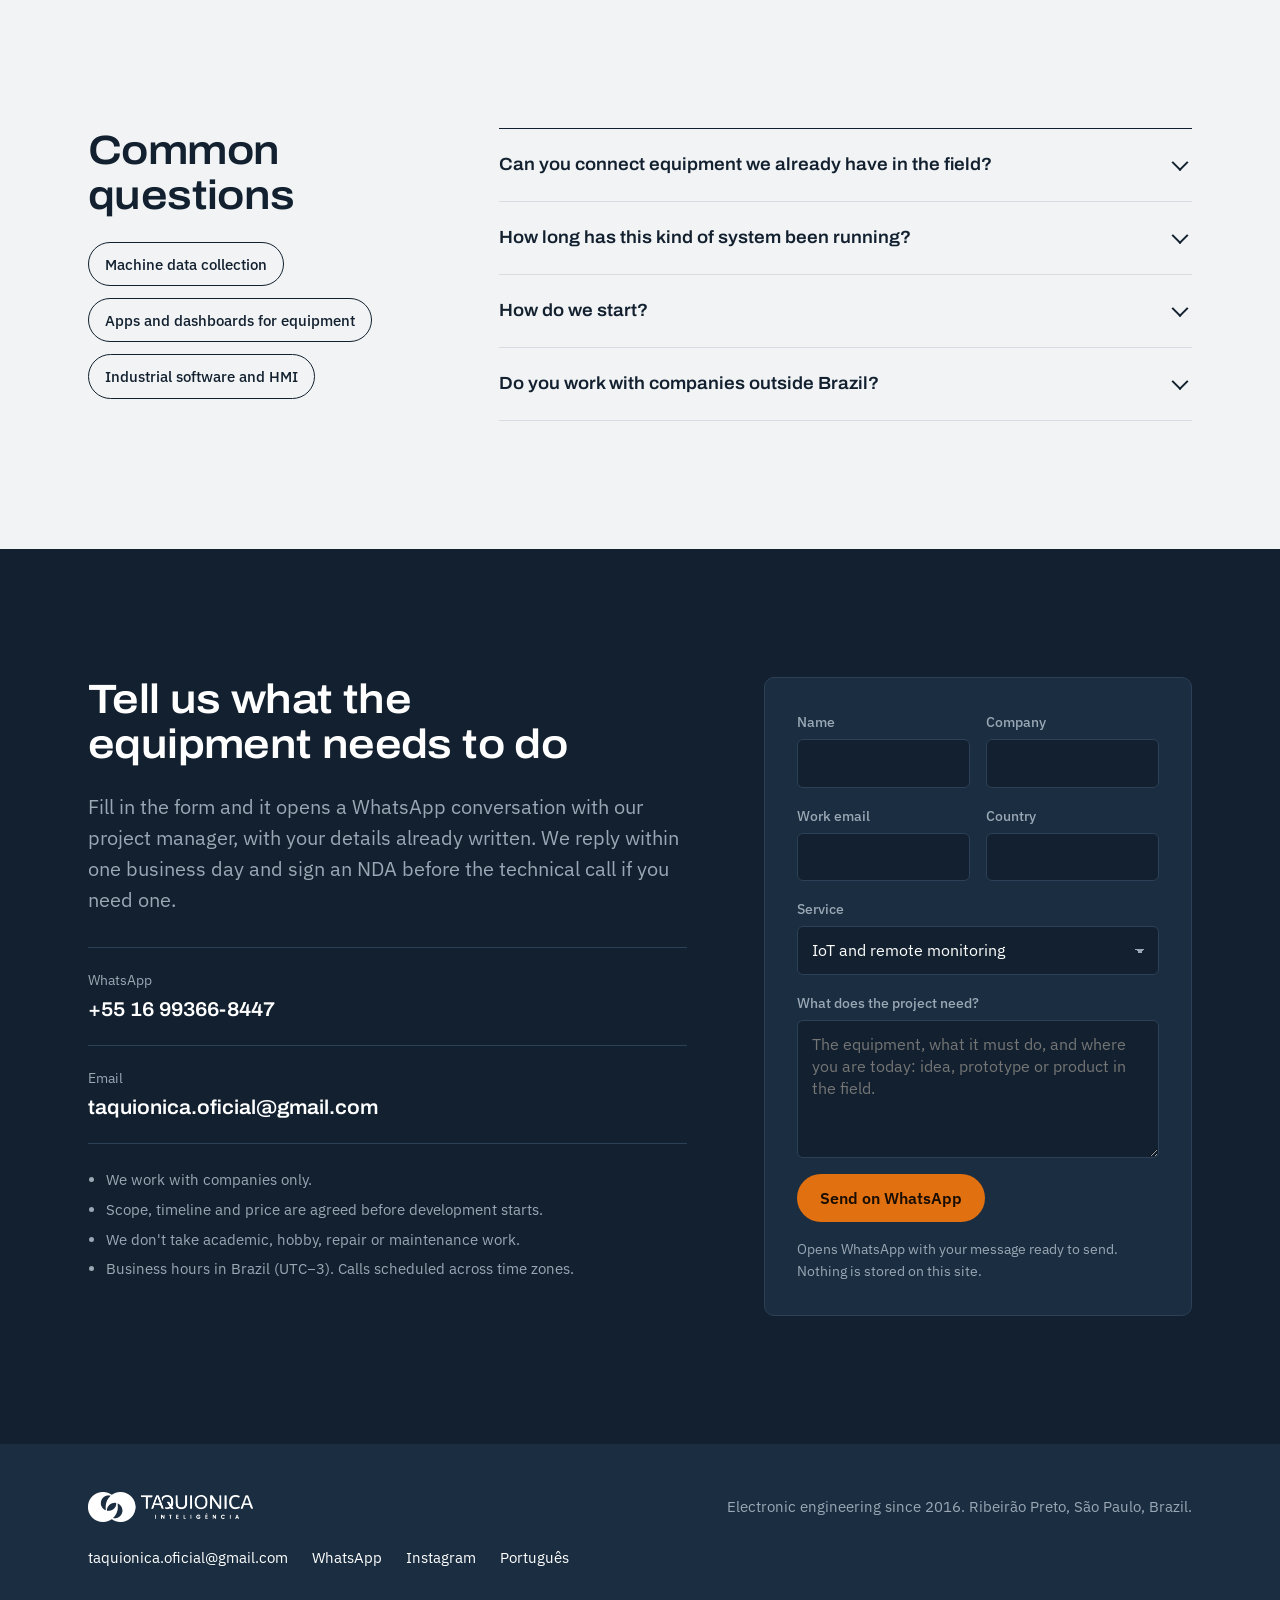
<file: services/iot-remote-monitoring.html>
<!doctype html>
<html lang="en">
<head>
<meta charset="utf-8">
<meta name="viewport" content="width=device-width, initial-scale=1">
<title>IoT and remote monitoring — Taquionica</title>
<meta name="description" content="We connect your equipment to the internet so it reports readings, raises alerts and accepts commands from anywhere. Board, firmware, cloud, dashboard and app, built as one system.">
<link rel="canonical" href="https://taquionica.com/services/iot-remote-monitoring">
<meta property="og:type" content="website">
<meta property="og:title" content="IoT and remote monitoring — Taquionica">
<meta property="og:description" content="We connect your equipment to the internet so it reports readings, raises alerts and accepts commands from anywhere. Board, firmware, cloud, dashboard and app, built as one system.">
<meta property="og:url" content="https://taquionica.com/services/iot-remote-monitoring">
<meta property="og:image" content="https://taquionica.com/assets/img/og.jpg">
<link rel="icon" type="image/png" href="../assets/img/symbol-orange.png">
<link rel="alternate" hreflang="pt-BR" href="https://taquionica.com.br/">
<link rel="preload" href="../assets/fonts/archivo-latin-wdth-normal.woff2" as="font" type="font/woff2" crossorigin>
<link rel="stylesheet" href="../assets/site.css?v=1">
<script src="../assets/site.js?v=1" defer></script>
</head>
<body>
<a class="skip" href="#main">Skip to content</a>
<header class="site-head">
  <div class="wrap">
    <a class="brand" href="../" aria-label="Taquionica home"><img src="../assets/img/logo-h-orange.png" alt="Taquionica" width="220" height="40"></a>
    <button class="nav-toggle" aria-expanded="false" aria-controls="nav">Menu</button>
    <nav class="nav" id="nav" aria-label="Main">
      <div class="nav-svc">
        <button class="nav-svc-btn" aria-expanded="false" aria-controls="svc-menu">Services</button>
        <div class="svc-menu" id="svc-menu">
          <div class="menu-col"><p class="menu-h">Build</p><ul><li><a href="electronic-product-development.html">Electronic product development</a></li><li><a href="hardware-design.html">Hardware design</a></li><li><a href="pcb-design.html">PCB design and layout</a></li><li><a href="firmware-development.html">Firmware development</a></li></ul></div>
          <div class="menu-col"><p class="menu-h">Connect</p><ul><li><a href="iot-remote-monitoring.html">IoT and remote monitoring</a></li><li><a href="machine-data-collection.html">Machine data collection</a></li><li><a href="apps-and-dashboards.html">Apps and dashboards for equipment</a></li><li><a href="industrial-software-and-hmi.html">Industrial software and HMI</a></li></ul></div>
          <div class="menu-col"><p class="menu-h">Improve</p><ul><li><a href="industrial-automation.html">Industrial automation</a></li><li><a href="machine-retrofit.html">Machine retrofit</a></li><li><a href="technical-diagnostics.html">Technical diagnostics</a></li><li><a href="engineering-outsourcing.html">Electronic engineering outsourcing</a></li><li><a href="field-embedded-electronics.html">Embedded electronics for field equipment</a></li></ul></div>
        </div>
      </div>
      <a href="../#work">Work</a>
      <a href="../#process">Process</a>
      <a href="../#purpose">Mission</a>
      <a href="../#about">About</a>
      <a class="btn btn-primary" href="#contact">Get a quote</a>
    </nav>
  </div>
</header>
<main id="main">

<section class="svc-hero">
  <div class="wrap">
    <p class="crumbs"><a href="../">Home</a> / <a href="../#services">Services</a> / IoT and remote monitoring</p>
    <div class="svc-hero-grid">
      <div>
        <h1>Remote monitoring for equipment spread across many sites</h1>
        <p class="lead">We connect your equipment to the internet so it reports readings, raises alerts and accepts commands from anywhere. Board, firmware, cloud, dashboard and app, built as one system.</p>
        <div class="btn-row">
          <a class="btn btn-primary" href="#contact">Get a quote</a>
          <a class="btn btn-ghost" href="#scope">What's included</a>
        </div>
      </div>
      <div class="ph phone"><img src="../assets/img/app-mqtt.jpg" alt="" ></div>
    </div>
  </div>
</section>

<section class="on-dark">
  <div class="wrap">
    <div class="sec-head"><h2>When companies call us</h2><p class="lead">If one of these sounds familiar, this is the service to start with.</p></div>
    <ul class="signals">
      <li><strong>You only learn about a failure on site</strong><span>The problem becomes visible when someone arrives, usually after it has grown.</span></li>
      <li><strong>Technicians travel just to check</strong><span>Routine verification consumes time and fuel that a reading could replace.</span></li>
      <li><strong>No data from the field</strong><span>Without history, every decision about maintenance or design is a guess.</span></li>
      <li><strong>Too many units to follow</strong><span>Tracking dozens of machines by phone calls and spreadsheets doesn&#x27;t scale.</span></li>
    </ul>
  </div>
</section>

<section id="scope">
  <div class="wrap">
    <div class="sec-head"><h2>What's included</h2><p class="lead">Take all of it or only the part you need. The scope is agreed in writing before development starts.</p></div>
    <div class="scope">
      <div><h3>Hardware and boards</h3><p>Connected controllers designed for your equipment, or added to it.</p></div>
      <div><h3>Firmware</h3><p>Reliable reading, buffering and reconnection when the network fails.</p></div>
      <div><h3>Communication</h3><p>Wi-Fi, Bluetooth, cellular or industrial buses, chosen for the site.</p></div>
      <div><h3>Cloud and database</h3><p>Storage and history for every unit in the fleet.</p></div>
      <div><h3>Dashboard</h3><p>A clear view of status, readings and alerts across all units.</p></div>
      <div><h3>Mobile app</h3><p>Configuration and control from the operator&#x27;s phone.</p></div>
    </div>
    <ul class="tech" aria-label="Technologies"><li>MQTT</li><li>Wi-Fi</li><li>BLE</li><li>Modbus</li><li>Cloud dashboards</li><li>Android</li></ul>
  </div>
</section>

<section class="proof">
  <div class="wrap">
    <dl class="facts">
      <div><dt>One accountable lead</dt><dd>you talk to the same person from diagnosis to delivery</dd></div>
      <div><dt>45+ units online</dt><dd>running continuously for more than six years, updated remotely</dd></div>
      <div><dt>Fixed scope first</dt><dd>scope, timeline and price agreed in writing before development</dd></div>
    </dl>
  </div>
</section>

<section class="on-white">
  <div class="wrap">
    <div class="sec-head"><h2>Related work</h2><p class="lead">Equipment designed by Taquionica and in operation today. Client names are kept private.</p></div>
    <div class="work-grid">
<figure class="work w-4"><div class="ph"><img src="../assets/img/dashboard-map.jpg" alt="Fleet dashboard for installed equipment" loading="lazy"></div><figcaption><strong>Fleet dashboard for installed equipment</strong><span>Every connected unit on a map, with live readings and status.</span></figcaption></figure><figure class="work w-4"><div class="ph"><img src="../assets/img/pcb-iot-controller.jpg" alt="Connected controller for remote monitoring" loading="lazy"></div><figcaption><strong>Connected controller for remote monitoring</strong><span>Integrated Wi-Fi, multiple driver outputs and data sent to a cloud dashboard.</span></figcaption></figure><figure class="work w-4"><div class="ph"><img src="../assets/img/app-ble.jpg" alt="Bluetooth app for equipment setup" loading="lazy"></div><figcaption><strong>Bluetooth app for equipment setup</strong><span>Operating profiles, real-time charts of temperature, voltage and power, and stored history.</span></figcaption></figure>
    </div>
  </div>
</section>

<section>
  <div class="wrap faq-grid">
    <div>
      <h2>Common questions</h2>
      <div class="related">
<a href="machine-data-collection.html">Machine data collection</a><a href="apps-and-dashboards.html">Apps and dashboards for equipment</a><a href="industrial-software-and-hmi.html">Industrial software and HMI</a>
      </div>
    </div>
    <div class="faq">
      <details><summary>Can you connect equipment we already have in the field?</summary><p>Often, yes. We look at the existing electronics and decide whether to read them directly or add a connected controller.</p></details>
      <details><summary>How long has this kind of system been running?</summary><p>Our connected fleet has more than 45 units running continuously for over six years, updated remotely.</p></details>
      <details><summary>How do we start?</summary><p>Send a short description by email or WhatsApp. We reply within one business day, sign an NDA if needed and schedule the technical conversation.</p></details>
      <details><summary>Do you work with companies outside Brazil?</summary><p>Yes. Files, code and documentation are delivered digitally, and calls are scheduled across time zones.</p></details>
    </div>
  </div>
</section>

<section class="on-dark contact" id="contact">
  <div class="wrap contact-grid">
    <div>
      <h2>Tell us what the equipment needs to do</h2>
      <p class="lead">Fill in the form and it opens a WhatsApp conversation with our project manager, with your details already written. We reply within one business day and sign an NDA before the technical call if you need one.</p>
      <ul class="channels">
        <li><a href="https://wa.me/5516993668447?text=Hi%20Taquionica%2C%20I%27d%20like%20to%20discuss%20an%20engineering%20project." rel="noopener"><span class="k">WhatsApp</span><span class="v">+55 16 99366-8447</span></a></li>
        <li><a href="mailto:taquionica.oficial@gmail.com?subject=Project%20inquiry"><span class="k">Email</span><span class="v">taquionica.oficial@gmail.com</span></a></li>
      </ul>
      <div class="fineprint">
        <ul>
          <li>We work with companies only.</li>
          <li>Scope, timeline and price are agreed before development starts.</li>
          <li>We don't take academic, hobby, repair or maintenance work.</li>
          <li>Business hours in Brazil (UTC−3). Calls scheduled across time zones.</li>
        </ul>
      </div>
    </div>
    <form class="wa-form" novalidate data-wa="5516993668447">
      <div class="f-row">
        <label class="f">Name<input name="name" autocomplete="name" required></label>
        <label class="f">Company<input name="company" autocomplete="organization" required></label>
      </div>
      <div class="f-row">
        <label class="f">Work email<input name="email" type="email" autocomplete="email" required></label>
        <label class="f">Country<input name="country" autocomplete="country-name" required></label>
      </div>
      <label class="f">Service<select name="service" required><option value="">Choose a service</option><option>Electronic product development</option><option>Hardware design</option><option>PCB design and layout</option><option>Firmware development</option><option selected>IoT and remote monitoring</option><option>Machine data collection</option><option>Apps and dashboards for equipment</option><option>Industrial software and HMI</option><option>Industrial automation</option><option>Machine retrofit</option><option>Technical diagnostics</option><option>Electronic engineering outsourcing</option><option>Embedded electronics for field equipment</option><option>Not sure yet</option></select></label>
      <label class="f">What does the project need?<textarea name="message" rows="5" required placeholder="The equipment, what it must do, and where you are today: idea, prototype or product in the field."></textarea></label>
      <p class="f-error" role="alert" hidden>Fill in every field so we can answer with something useful.</p>
      <button class="btn btn-primary f-submit" type="submit">Send on WhatsApp</button>
      <p class="f-note">Opens WhatsApp with your message ready to send. Nothing is stored on this site.</p>
      <p class="f-fallback" hidden>If WhatsApp didn't open, <a class="f-link" href="#" rel="noopener">tap here to open it</a>.</p>
    </form>
  </div>
</section>
</main>
<footer class="site-foot">
  <div class="wrap">
    <img src="../assets/img/logo-h-white.png" alt="Taquionica" width="155" height="30">
    <p>Electronic engineering since 2016. Ribeirão Preto, São Paulo, Brazil.</p>
    <div class="foot-links">
      <a href="mailto:taquionica.oficial@gmail.com">taquionica.oficial@gmail.com</a>
      <a href="https://wa.me/5516993668447?text=Hi%20Taquionica%2C%20I%27d%20like%20to%20discuss%20an%20engineering%20project." rel="noopener">WhatsApp</a>
      <a href="https://www.instagram.com/taquionica_oficial/" rel="noopener">Instagram</a>
      <a href="https://taquionica.com.br/" hreflang="pt-BR">Português</a>
    </div>
  </div>
</footer>
</body>
</html>
</file>
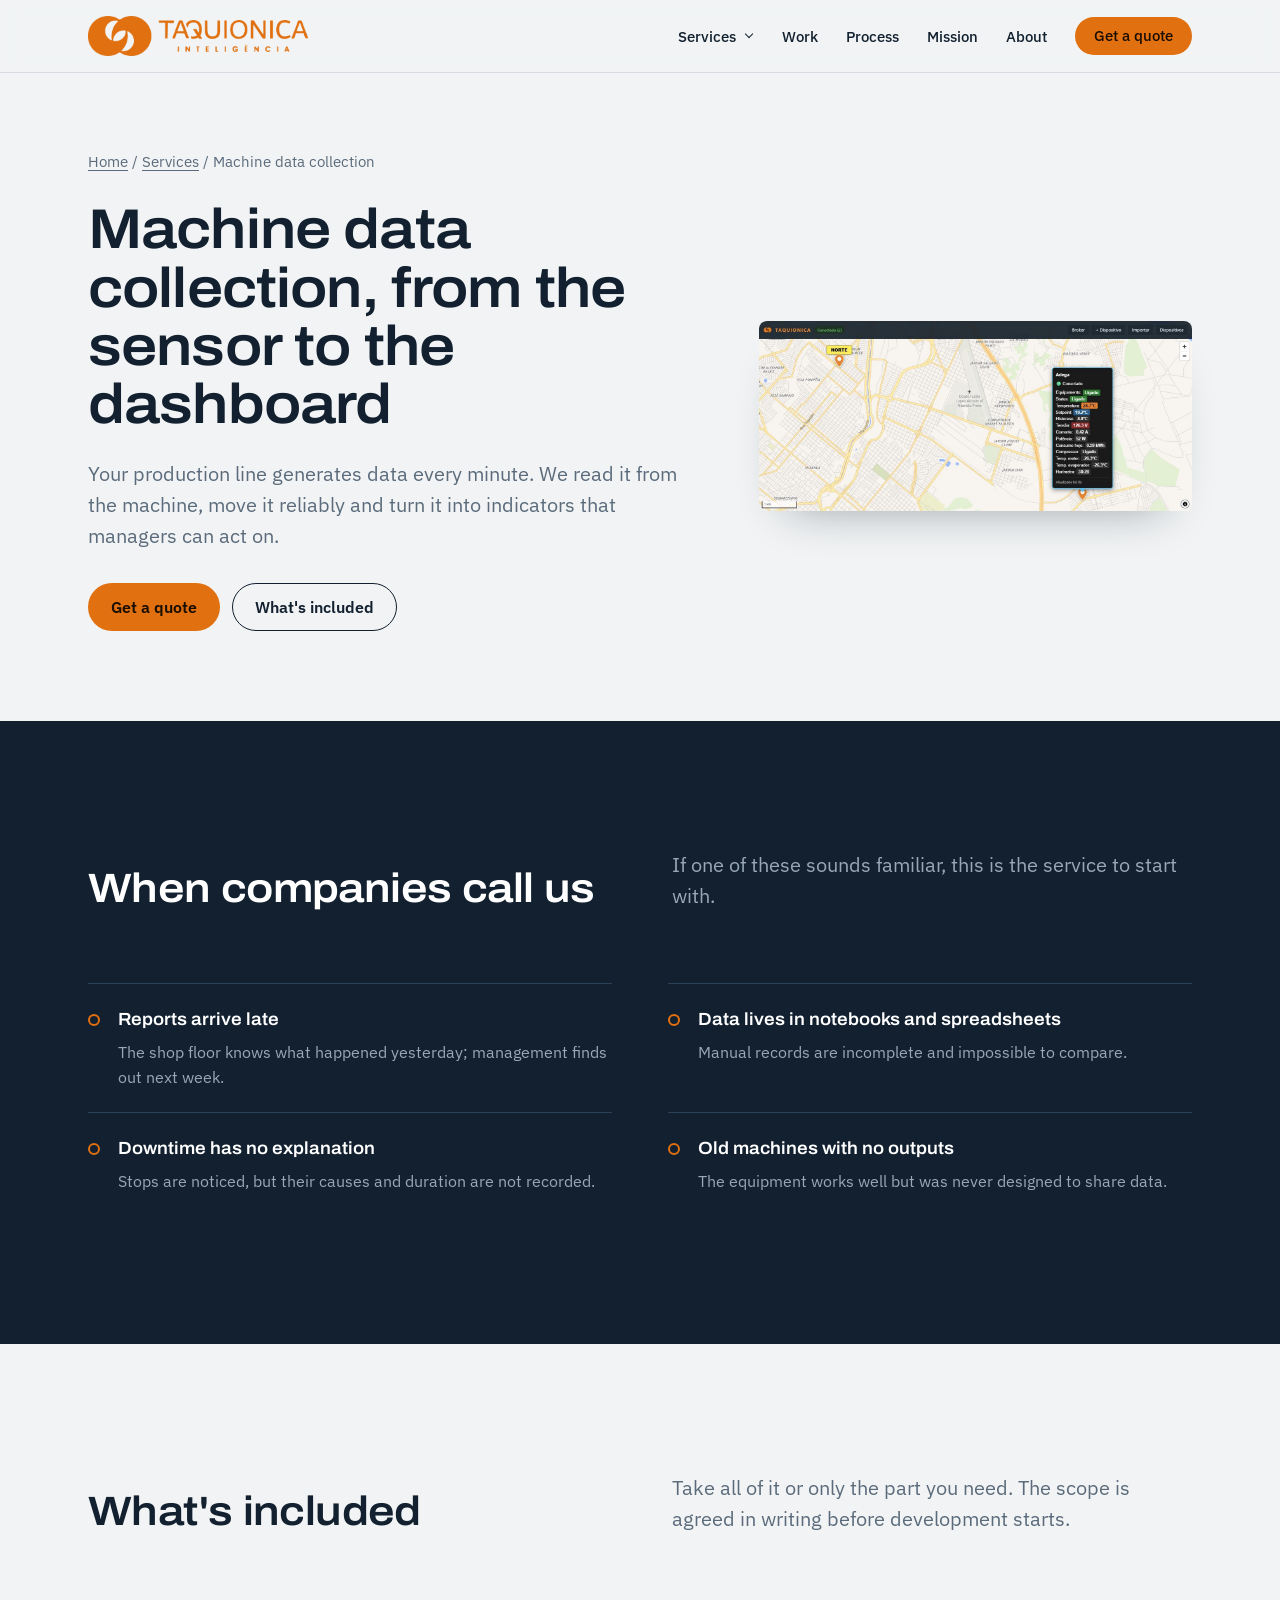
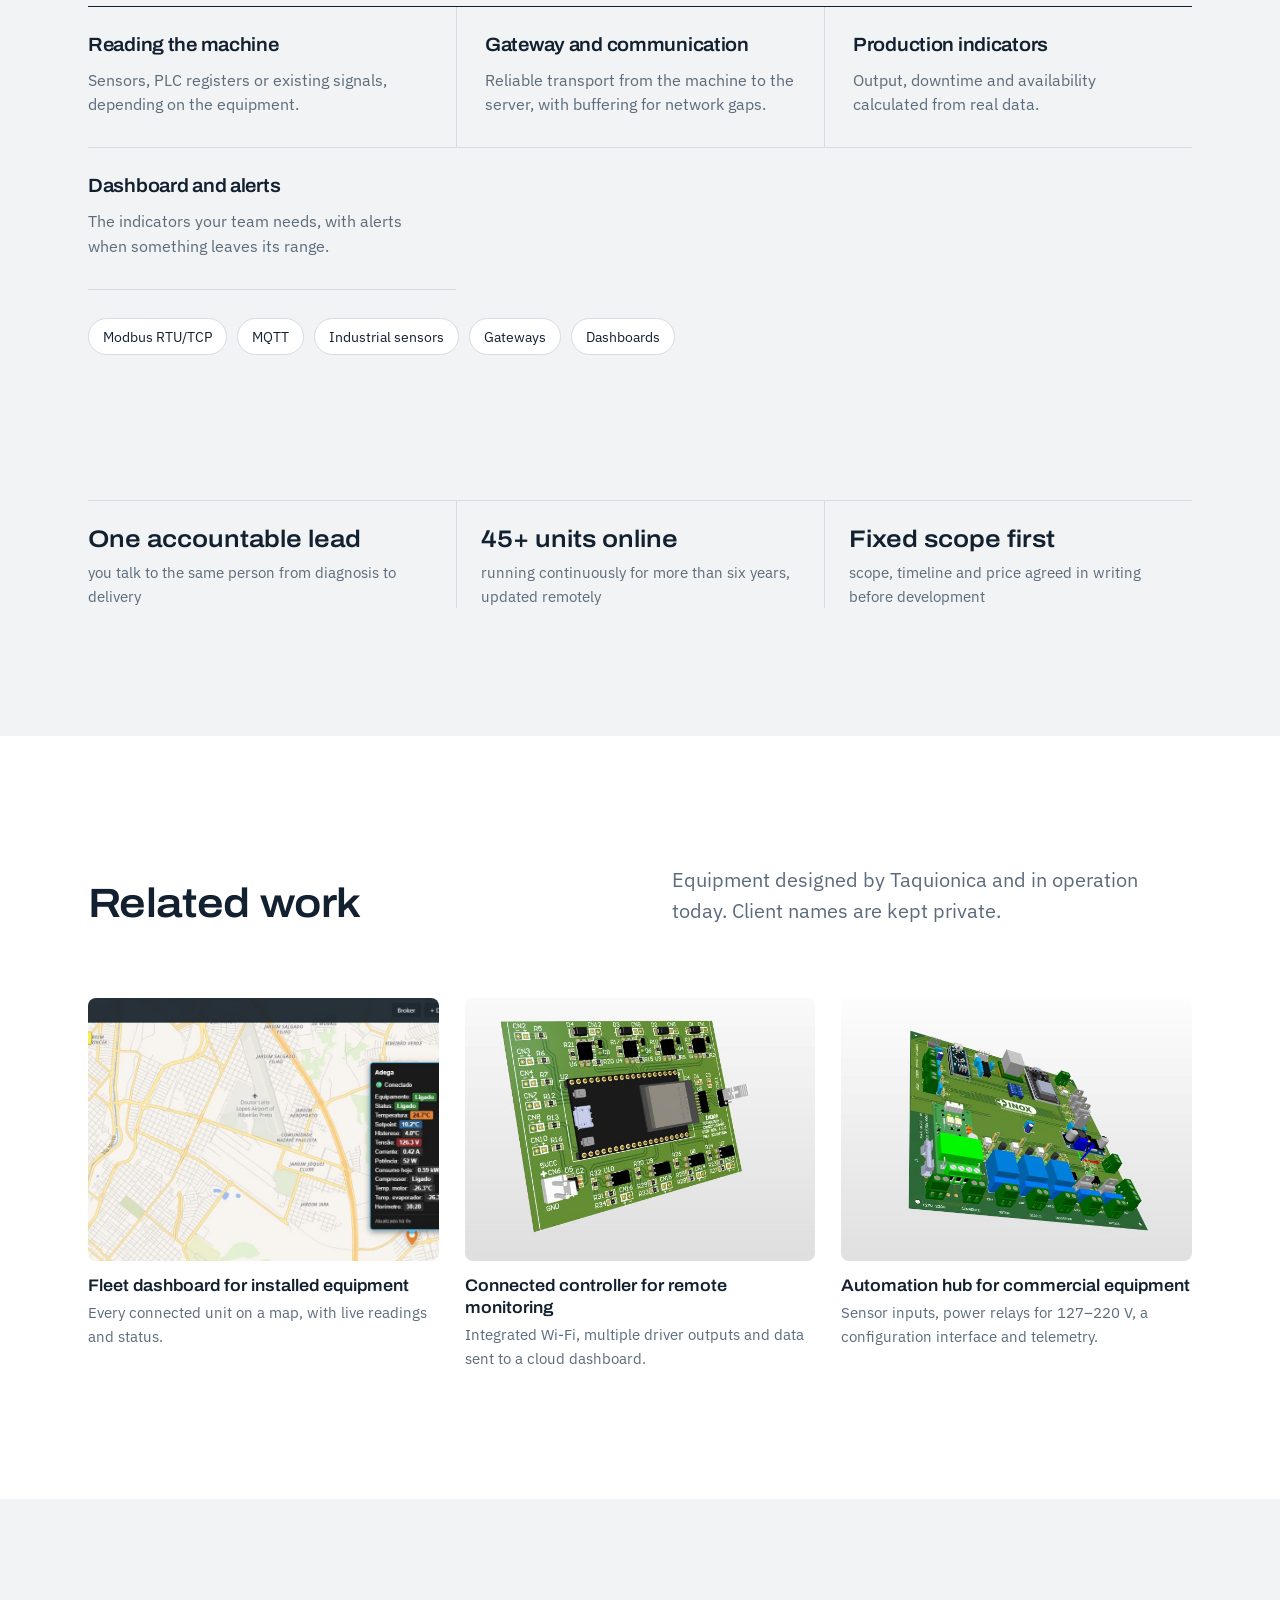
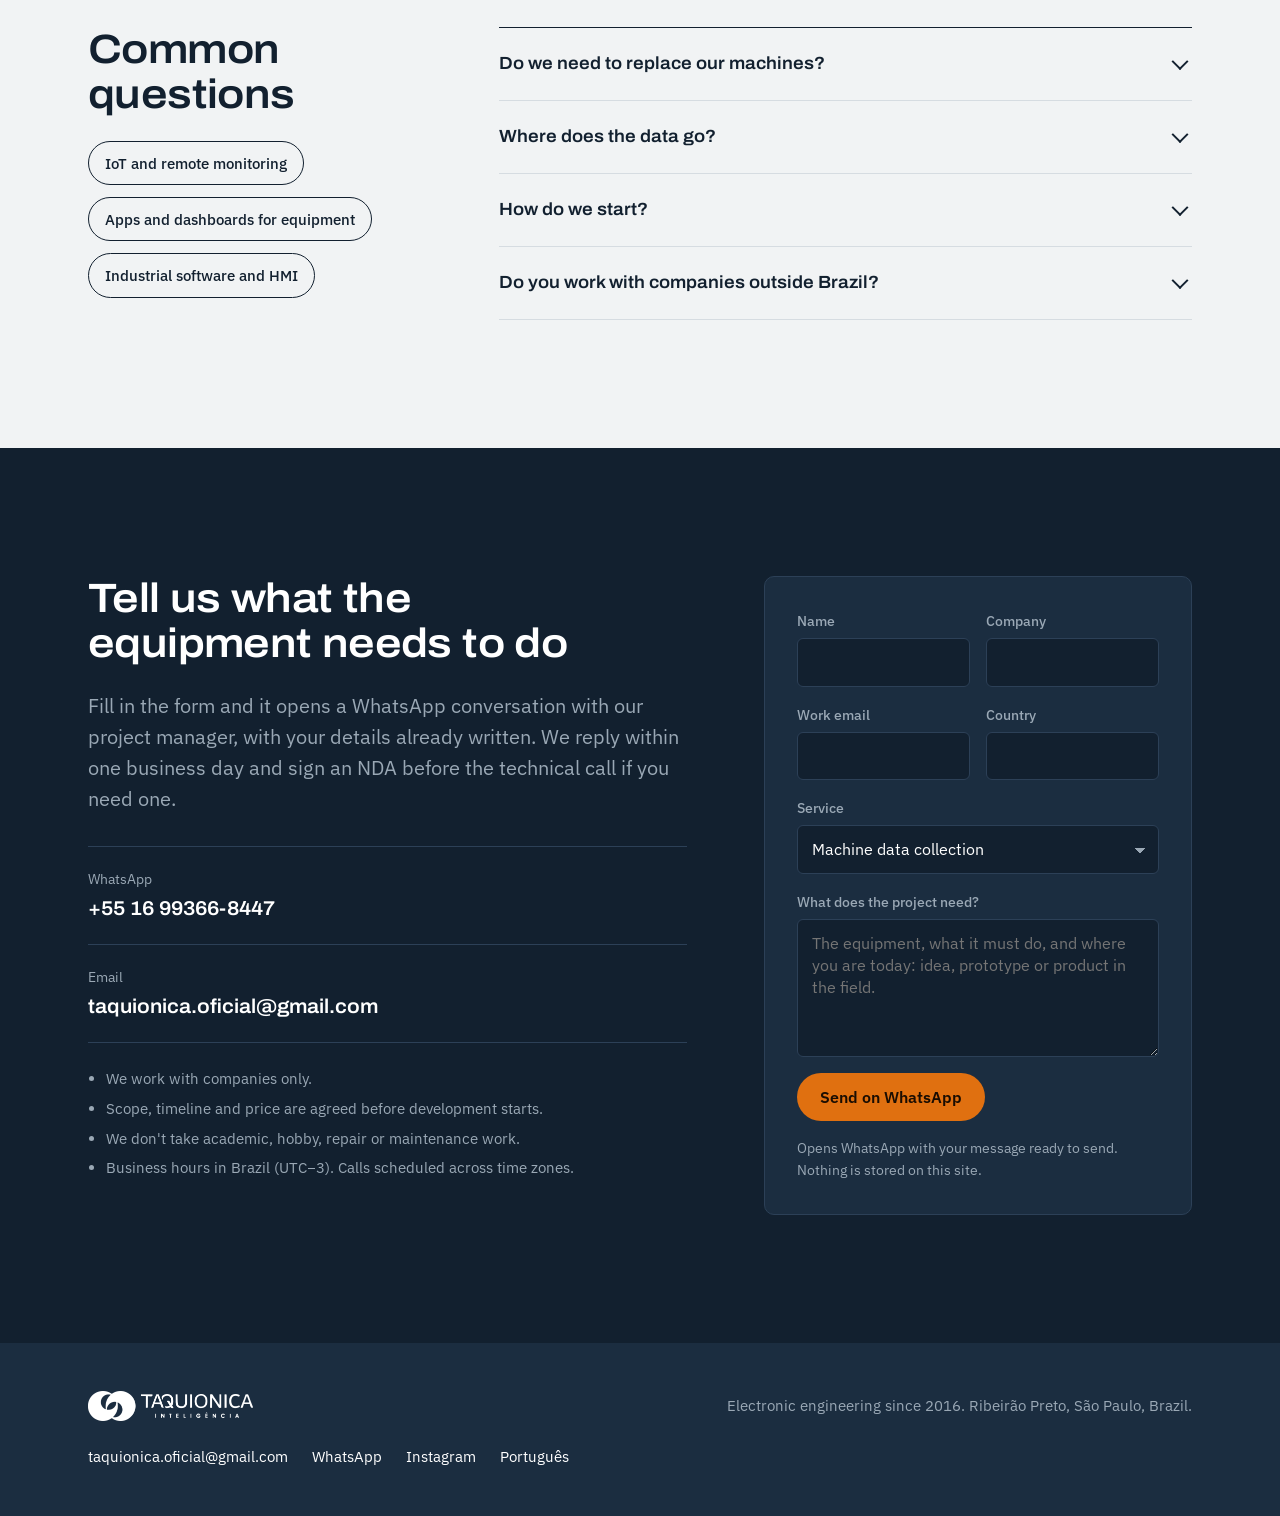
<file: services/machine-data-collection.html>
<!doctype html>
<html lang="en">
<head>
<meta charset="utf-8">
<meta name="viewport" content="width=device-width, initial-scale=1">
<title>Machine data collection — Taquionica</title>
<meta name="description" content="Your production line generates data every minute. We read it from the machine, move it reliably and turn it into indicators that managers can act on.">
<link rel="canonical" href="https://taquionica.com/services/machine-data-collection">
<meta property="og:type" content="website">
<meta property="og:title" content="Machine data collection — Taquionica">
<meta property="og:description" content="Your production line generates data every minute. We read it from the machine, move it reliably and turn it into indicators that managers can act on.">
<meta property="og:url" content="https://taquionica.com/services/machine-data-collection">
<meta property="og:image" content="https://taquionica.com/assets/img/og.jpg">
<link rel="icon" type="image/png" href="../assets/img/symbol-orange.png">
<link rel="alternate" hreflang="pt-BR" href="https://taquionica.com.br/">
<link rel="preload" href="../assets/fonts/archivo-latin-wdth-normal.woff2" as="font" type="font/woff2" crossorigin>
<link rel="stylesheet" href="../assets/site.css?v=1">
<script src="../assets/site.js?v=1" defer></script>
</head>
<body>
<a class="skip" href="#main">Skip to content</a>
<header class="site-head">
  <div class="wrap">
    <a class="brand" href="../" aria-label="Taquionica home"><img src="../assets/img/logo-h-orange.png" alt="Taquionica" width="220" height="40"></a>
    <button class="nav-toggle" aria-expanded="false" aria-controls="nav">Menu</button>
    <nav class="nav" id="nav" aria-label="Main">
      <div class="nav-svc">
        <button class="nav-svc-btn" aria-expanded="false" aria-controls="svc-menu">Services</button>
        <div class="svc-menu" id="svc-menu">
          <div class="menu-col"><p class="menu-h">Build</p><ul><li><a href="electronic-product-development.html">Electronic product development</a></li><li><a href="hardware-design.html">Hardware design</a></li><li><a href="pcb-design.html">PCB design and layout</a></li><li><a href="firmware-development.html">Firmware development</a></li></ul></div>
          <div class="menu-col"><p class="menu-h">Connect</p><ul><li><a href="iot-remote-monitoring.html">IoT and remote monitoring</a></li><li><a href="machine-data-collection.html">Machine data collection</a></li><li><a href="apps-and-dashboards.html">Apps and dashboards for equipment</a></li><li><a href="industrial-software-and-hmi.html">Industrial software and HMI</a></li></ul></div>
          <div class="menu-col"><p class="menu-h">Improve</p><ul><li><a href="industrial-automation.html">Industrial automation</a></li><li><a href="machine-retrofit.html">Machine retrofit</a></li><li><a href="technical-diagnostics.html">Technical diagnostics</a></li><li><a href="engineering-outsourcing.html">Electronic engineering outsourcing</a></li><li><a href="field-embedded-electronics.html">Embedded electronics for field equipment</a></li></ul></div>
        </div>
      </div>
      <a href="../#work">Work</a>
      <a href="../#process">Process</a>
      <a href="../#purpose">Mission</a>
      <a href="../#about">About</a>
      <a class="btn btn-primary" href="#contact">Get a quote</a>
    </nav>
  </div>
</header>
<main id="main">

<section class="svc-hero">
  <div class="wrap">
    <p class="crumbs"><a href="../">Home</a> / <a href="../#services">Services</a> / Machine data collection</p>
    <div class="svc-hero-grid">
      <div>
        <h1>Machine data collection, from the sensor to the dashboard</h1>
        <p class="lead">Your production line generates data every minute. We read it from the machine, move it reliably and turn it into indicators that managers can act on.</p>
        <div class="btn-row">
          <a class="btn btn-primary" href="#contact">Get a quote</a>
          <a class="btn btn-ghost" href="#scope">What's included</a>
        </div>
      </div>
      <div class="ph"><img src="../assets/img/dashboard-map.jpg" alt="" ></div>
    </div>
  </div>
</section>

<section class="on-dark">
  <div class="wrap">
    <div class="sec-head"><h2>When companies call us</h2><p class="lead">If one of these sounds familiar, this is the service to start with.</p></div>
    <ul class="signals">
      <li><strong>Reports arrive late</strong><span>The shop floor knows what happened yesterday; management finds out next week.</span></li>
      <li><strong>Data lives in notebooks and spreadsheets</strong><span>Manual records are incomplete and impossible to compare.</span></li>
      <li><strong>Downtime has no explanation</strong><span>Stops are noticed, but their causes and duration are not recorded.</span></li>
      <li><strong>Old machines with no outputs</strong><span>The equipment works well but was never designed to share data.</span></li>
    </ul>
  </div>
</section>

<section id="scope">
  <div class="wrap">
    <div class="sec-head"><h2>What's included</h2><p class="lead">Take all of it or only the part you need. The scope is agreed in writing before development starts.</p></div>
    <div class="scope">
      <div><h3>Reading the machine</h3><p>Sensors, PLC registers or existing signals, depending on the equipment.</p></div>
      <div><h3>Gateway and communication</h3><p>Reliable transport from the machine to the server, with buffering for network gaps.</p></div>
      <div><h3>Production indicators</h3><p>Output, downtime and availability calculated from real data.</p></div>
      <div><h3>Dashboard and alerts</h3><p>The indicators your team needs, with alerts when something leaves its range.</p></div>
    </div>
    <ul class="tech" aria-label="Technologies"><li>Modbus RTU/TCP</li><li>MQTT</li><li>Industrial sensors</li><li>Gateways</li><li>Dashboards</li></ul>
  </div>
</section>

<section class="proof">
  <div class="wrap">
    <dl class="facts">
      <div><dt>One accountable lead</dt><dd>you talk to the same person from diagnosis to delivery</dd></div>
      <div><dt>45+ units online</dt><dd>running continuously for more than six years, updated remotely</dd></div>
      <div><dt>Fixed scope first</dt><dd>scope, timeline and price agreed in writing before development</dd></div>
    </dl>
  </div>
</section>

<section class="on-white">
  <div class="wrap">
    <div class="sec-head"><h2>Related work</h2><p class="lead">Equipment designed by Taquionica and in operation today. Client names are kept private.</p></div>
    <div class="work-grid">
<figure class="work w-4"><div class="ph"><img src="../assets/img/dashboard-map.jpg" alt="Fleet dashboard for installed equipment" loading="lazy"></div><figcaption><strong>Fleet dashboard for installed equipment</strong><span>Every connected unit on a map, with live readings and status.</span></figcaption></figure><figure class="work w-4"><div class="ph"><img src="../assets/img/pcb-iot-controller.jpg" alt="Connected controller for remote monitoring" loading="lazy"></div><figcaption><strong>Connected controller for remote monitoring</strong><span>Integrated Wi-Fi, multiple driver outputs and data sent to a cloud dashboard.</span></figcaption></figure><figure class="work w-4"><div class="ph"><img src="../assets/img/pcb-automation-hub.jpg" alt="Automation hub for commercial equipment" loading="lazy"></div><figcaption><strong>Automation hub for commercial equipment</strong><span>Sensor inputs, power relays for 127–220 V, a configuration interface and telemetry.</span></figcaption></figure>
    </div>
  </div>
</section>

<section>
  <div class="wrap faq-grid">
    <div>
      <h2>Common questions</h2>
      <div class="related">
<a href="iot-remote-monitoring.html">IoT and remote monitoring</a><a href="apps-and-dashboards.html">Apps and dashboards for equipment</a><a href="industrial-software-and-hmi.html">Industrial software and HMI</a>
      </div>
    </div>
    <div class="faq">
      <details><summary>Do we need to replace our machines?</summary><p>No. In most cases we read the machine as it is, adding sensors or a gateway where needed.</p></details>
      <details><summary>Where does the data go?</summary><p>To a server and dashboard defined with you at the start of the project.</p></details>
      <details><summary>How do we start?</summary><p>Send a short description by email or WhatsApp. We reply within one business day, sign an NDA if needed and schedule the technical conversation.</p></details>
      <details><summary>Do you work with companies outside Brazil?</summary><p>Yes. Files, code and documentation are delivered digitally, and calls are scheduled across time zones.</p></details>
    </div>
  </div>
</section>

<section class="on-dark contact" id="contact">
  <div class="wrap contact-grid">
    <div>
      <h2>Tell us what the equipment needs to do</h2>
      <p class="lead">Fill in the form and it opens a WhatsApp conversation with our project manager, with your details already written. We reply within one business day and sign an NDA before the technical call if you need one.</p>
      <ul class="channels">
        <li><a href="https://wa.me/5516993668447?text=Hi%20Taquionica%2C%20I%27d%20like%20to%20discuss%20an%20engineering%20project." rel="noopener"><span class="k">WhatsApp</span><span class="v">+55 16 99366-8447</span></a></li>
        <li><a href="mailto:taquionica.oficial@gmail.com?subject=Project%20inquiry"><span class="k">Email</span><span class="v">taquionica.oficial@gmail.com</span></a></li>
      </ul>
      <div class="fineprint">
        <ul>
          <li>We work with companies only.</li>
          <li>Scope, timeline and price are agreed before development starts.</li>
          <li>We don't take academic, hobby, repair or maintenance work.</li>
          <li>Business hours in Brazil (UTC−3). Calls scheduled across time zones.</li>
        </ul>
      </div>
    </div>
    <form class="wa-form" novalidate data-wa="5516993668447">
      <div class="f-row">
        <label class="f">Name<input name="name" autocomplete="name" required></label>
        <label class="f">Company<input name="company" autocomplete="organization" required></label>
      </div>
      <div class="f-row">
        <label class="f">Work email<input name="email" type="email" autocomplete="email" required></label>
        <label class="f">Country<input name="country" autocomplete="country-name" required></label>
      </div>
      <label class="f">Service<select name="service" required><option value="">Choose a service</option><option>Electronic product development</option><option>Hardware design</option><option>PCB design and layout</option><option>Firmware development</option><option>IoT and remote monitoring</option><option selected>Machine data collection</option><option>Apps and dashboards for equipment</option><option>Industrial software and HMI</option><option>Industrial automation</option><option>Machine retrofit</option><option>Technical diagnostics</option><option>Electronic engineering outsourcing</option><option>Embedded electronics for field equipment</option><option>Not sure yet</option></select></label>
      <label class="f">What does the project need?<textarea name="message" rows="5" required placeholder="The equipment, what it must do, and where you are today: idea, prototype or product in the field."></textarea></label>
      <p class="f-error" role="alert" hidden>Fill in every field so we can answer with something useful.</p>
      <button class="btn btn-primary f-submit" type="submit">Send on WhatsApp</button>
      <p class="f-note">Opens WhatsApp with your message ready to send. Nothing is stored on this site.</p>
      <p class="f-fallback" hidden>If WhatsApp didn't open, <a class="f-link" href="#" rel="noopener">tap here to open it</a>.</p>
    </form>
  </div>
</section>
</main>
<footer class="site-foot">
  <div class="wrap">
    <img src="../assets/img/logo-h-white.png" alt="Taquionica" width="155" height="30">
    <p>Electronic engineering since 2016. Ribeirão Preto, São Paulo, Brazil.</p>
    <div class="foot-links">
      <a href="mailto:taquionica.oficial@gmail.com">taquionica.oficial@gmail.com</a>
      <a href="https://wa.me/5516993668447?text=Hi%20Taquionica%2C%20I%27d%20like%20to%20discuss%20an%20engineering%20project." rel="noopener">WhatsApp</a>
      <a href="https://www.instagram.com/taquionica_oficial/" rel="noopener">Instagram</a>
      <a href="https://taquionica.com.br/" hreflang="pt-BR">Português</a>
    </div>
  </div>
</footer>
</body>
</html>
</file>
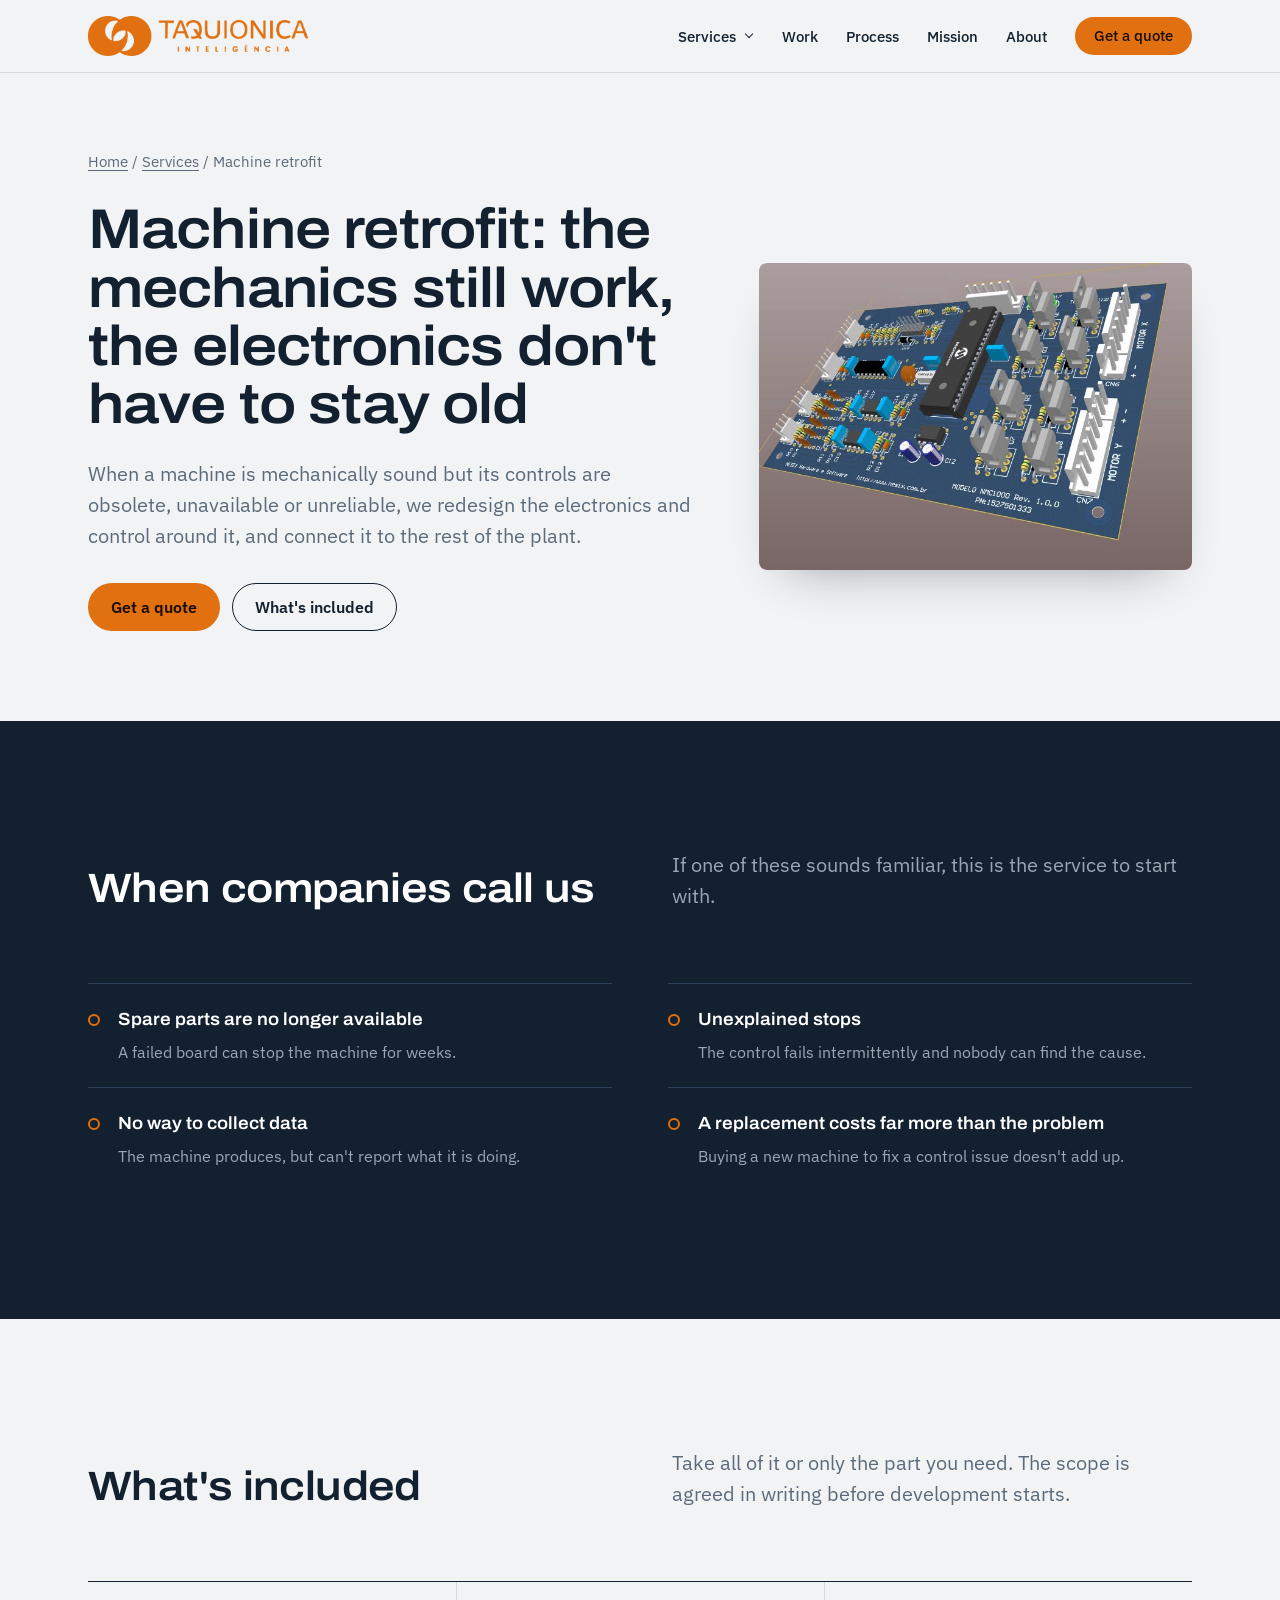
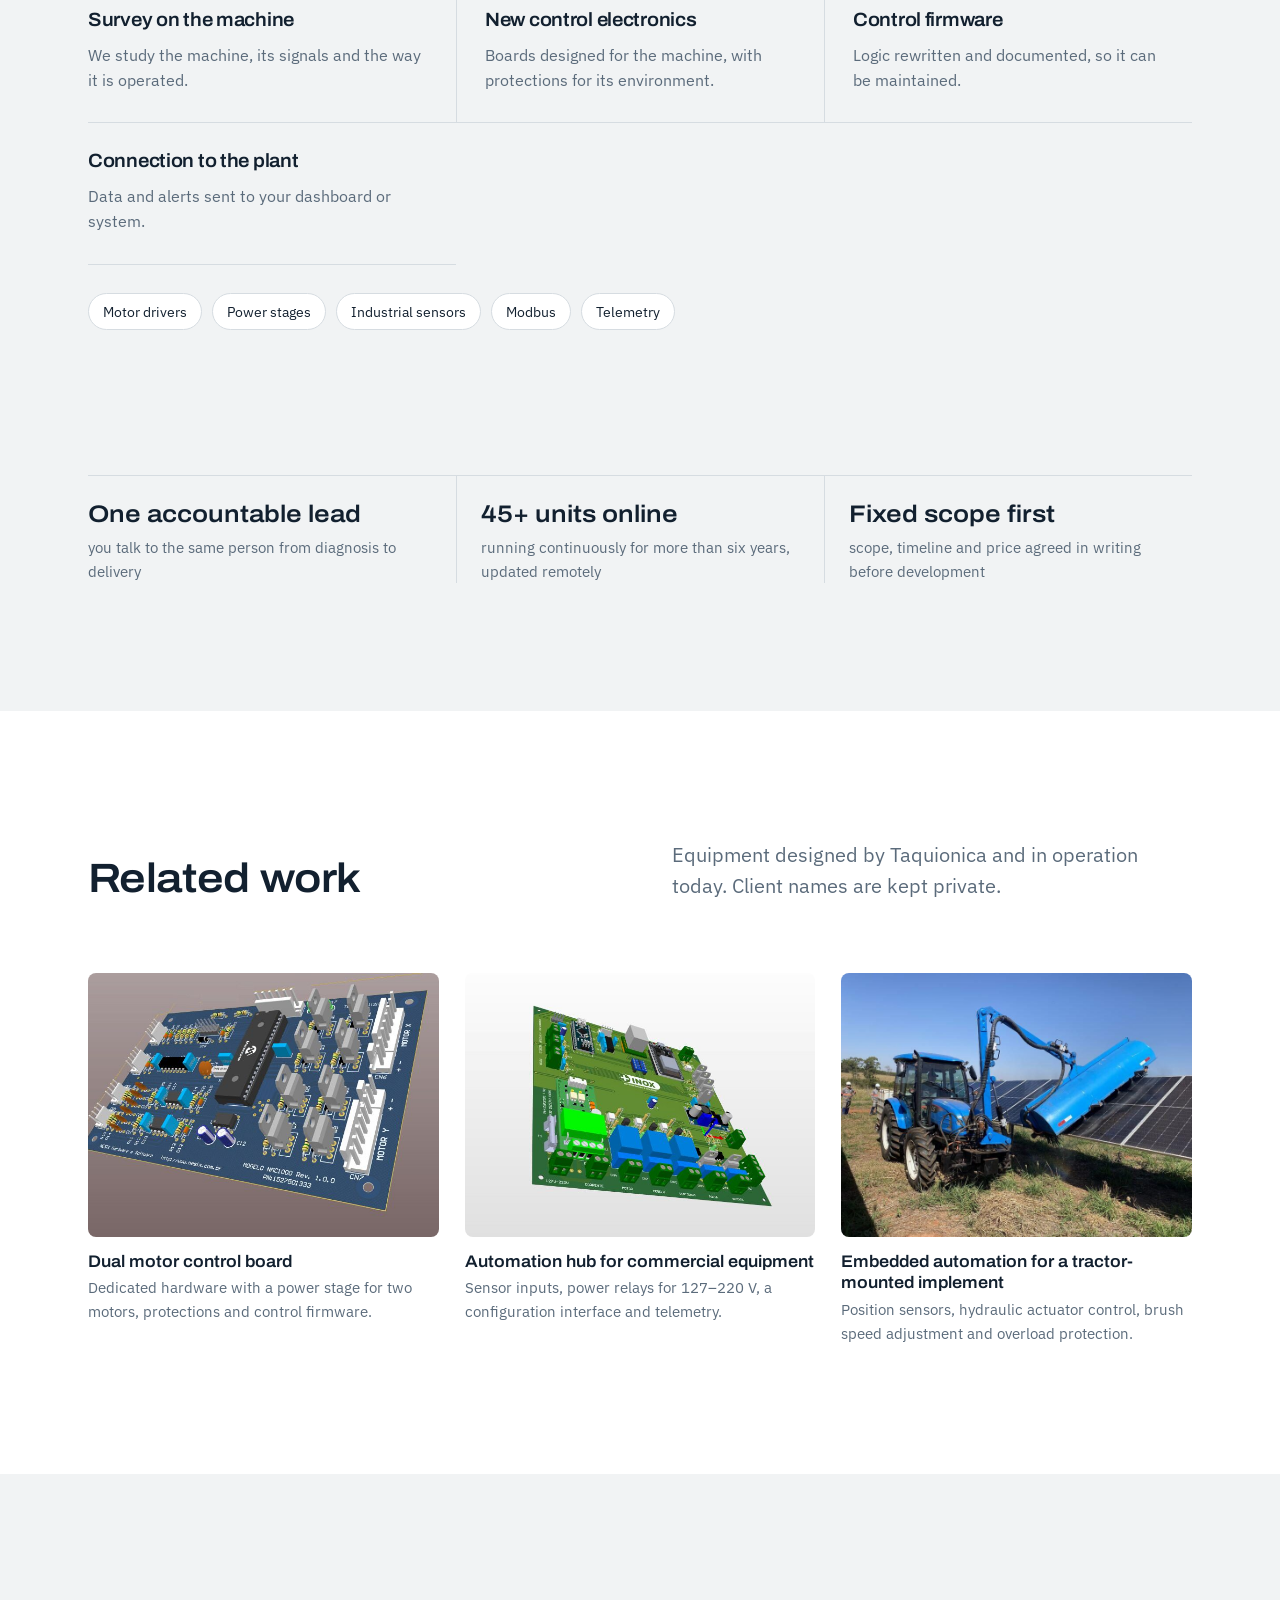
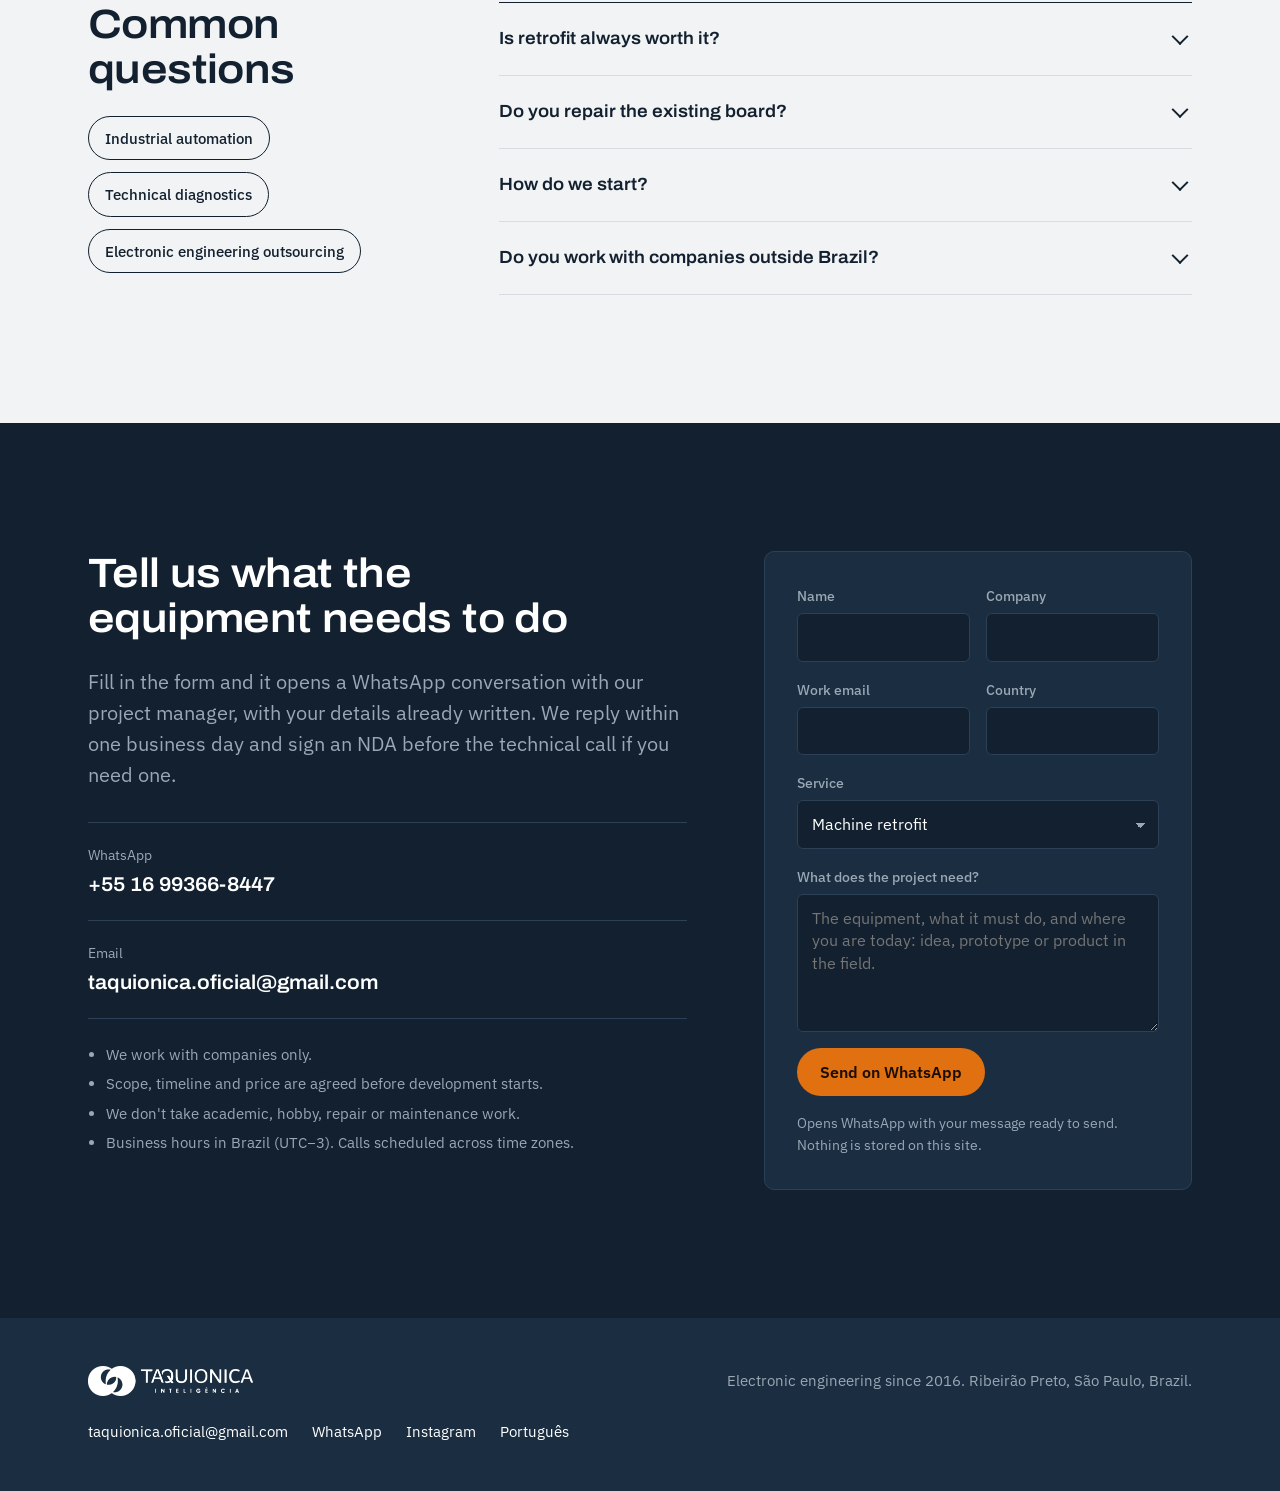
<file: services/machine-retrofit.html>
<!doctype html>
<html lang="en">
<head>
<meta charset="utf-8">
<meta name="viewport" content="width=device-width, initial-scale=1">
<title>Machine retrofit — Taquionica</title>
<meta name="description" content="When a machine is mechanically sound but its controls are obsolete, unavailable or unreliable, we redesign the electronics and control around it, and connect it to the rest of the plant.">
<link rel="canonical" href="https://taquionica.com/services/machine-retrofit">
<meta property="og:type" content="website">
<meta property="og:title" content="Machine retrofit — Taquionica">
<meta property="og:description" content="When a machine is mechanically sound but its controls are obsolete, unavailable or unreliable, we redesign the electronics and control around it, and connect it to the rest of the plant.">
<meta property="og:url" content="https://taquionica.com/services/machine-retrofit">
<meta property="og:image" content="https://taquionica.com/assets/img/og.jpg">
<link rel="icon" type="image/png" href="../assets/img/symbol-orange.png">
<link rel="alternate" hreflang="pt-BR" href="https://taquionica.com.br/">
<link rel="preload" href="../assets/fonts/archivo-latin-wdth-normal.woff2" as="font" type="font/woff2" crossorigin>
<link rel="stylesheet" href="../assets/site.css?v=1">
<script src="../assets/site.js?v=1" defer></script>
</head>
<body>
<a class="skip" href="#main">Skip to content</a>
<header class="site-head">
  <div class="wrap">
    <a class="brand" href="../" aria-label="Taquionica home"><img src="../assets/img/logo-h-orange.png" alt="Taquionica" width="220" height="40"></a>
    <button class="nav-toggle" aria-expanded="false" aria-controls="nav">Menu</button>
    <nav class="nav" id="nav" aria-label="Main">
      <div class="nav-svc">
        <button class="nav-svc-btn" aria-expanded="false" aria-controls="svc-menu">Services</button>
        <div class="svc-menu" id="svc-menu">
          <div class="menu-col"><p class="menu-h">Build</p><ul><li><a href="electronic-product-development.html">Electronic product development</a></li><li><a href="hardware-design.html">Hardware design</a></li><li><a href="pcb-design.html">PCB design and layout</a></li><li><a href="firmware-development.html">Firmware development</a></li></ul></div>
          <div class="menu-col"><p class="menu-h">Connect</p><ul><li><a href="iot-remote-monitoring.html">IoT and remote monitoring</a></li><li><a href="machine-data-collection.html">Machine data collection</a></li><li><a href="apps-and-dashboards.html">Apps and dashboards for equipment</a></li><li><a href="industrial-software-and-hmi.html">Industrial software and HMI</a></li></ul></div>
          <div class="menu-col"><p class="menu-h">Improve</p><ul><li><a href="industrial-automation.html">Industrial automation</a></li><li><a href="machine-retrofit.html">Machine retrofit</a></li><li><a href="technical-diagnostics.html">Technical diagnostics</a></li><li><a href="engineering-outsourcing.html">Electronic engineering outsourcing</a></li><li><a href="field-embedded-electronics.html">Embedded electronics for field equipment</a></li></ul></div>
        </div>
      </div>
      <a href="../#work">Work</a>
      <a href="../#process">Process</a>
      <a href="../#purpose">Mission</a>
      <a href="../#about">About</a>
      <a class="btn btn-primary" href="#contact">Get a quote</a>
    </nav>
  </div>
</header>
<main id="main">

<section class="svc-hero">
  <div class="wrap">
    <p class="crumbs"><a href="../">Home</a> / <a href="../#services">Services</a> / Machine retrofit</p>
    <div class="svc-hero-grid">
      <div>
        <h1>Machine retrofit: the mechanics still work, the electronics don&#x27;t have to stay old</h1>
        <p class="lead">When a machine is mechanically sound but its controls are obsolete, unavailable or unreliable, we redesign the electronics and control around it, and connect it to the rest of the plant.</p>
        <div class="btn-row">
          <a class="btn btn-primary" href="#contact">Get a quote</a>
          <a class="btn btn-ghost" href="#scope">What's included</a>
        </div>
      </div>
      <div class="ph"><img src="../assets/img/pcb-motor-control.jpg" alt="" ></div>
    </div>
  </div>
</section>

<section class="on-dark">
  <div class="wrap">
    <div class="sec-head"><h2>When companies call us</h2><p class="lead">If one of these sounds familiar, this is the service to start with.</p></div>
    <ul class="signals">
      <li><strong>Spare parts are no longer available</strong><span>A failed board can stop the machine for weeks.</span></li>
      <li><strong>Unexplained stops</strong><span>The control fails intermittently and nobody can find the cause.</span></li>
      <li><strong>No way to collect data</strong><span>The machine produces, but can&#x27;t report what it is doing.</span></li>
      <li><strong>A replacement costs far more than the problem</strong><span>Buying a new machine to fix a control issue doesn&#x27;t add up.</span></li>
    </ul>
  </div>
</section>

<section id="scope">
  <div class="wrap">
    <div class="sec-head"><h2>What's included</h2><p class="lead">Take all of it or only the part you need. The scope is agreed in writing before development starts.</p></div>
    <div class="scope">
      <div><h3>Survey on the machine</h3><p>We study the machine, its signals and the way it is operated.</p></div>
      <div><h3>New control electronics</h3><p>Boards designed for the machine, with protections for its environment.</p></div>
      <div><h3>Control firmware</h3><p>Logic rewritten and documented, so it can be maintained.</p></div>
      <div><h3>Connection to the plant</h3><p>Data and alerts sent to your dashboard or system.</p></div>
    </div>
    <ul class="tech" aria-label="Technologies"><li>Motor drivers</li><li>Power stages</li><li>Industrial sensors</li><li>Modbus</li><li>Telemetry</li></ul>
  </div>
</section>

<section class="proof">
  <div class="wrap">
    <dl class="facts">
      <div><dt>One accountable lead</dt><dd>you talk to the same person from diagnosis to delivery</dd></div>
      <div><dt>45+ units online</dt><dd>running continuously for more than six years, updated remotely</dd></div>
      <div><dt>Fixed scope first</dt><dd>scope, timeline and price agreed in writing before development</dd></div>
    </dl>
  </div>
</section>

<section class="on-white">
  <div class="wrap">
    <div class="sec-head"><h2>Related work</h2><p class="lead">Equipment designed by Taquionica and in operation today. Client names are kept private.</p></div>
    <div class="work-grid">
<figure class="work w-4"><div class="ph"><img src="../assets/img/pcb-motor-control.jpg" alt="Dual motor control board" loading="lazy"></div><figcaption><strong>Dual motor control board</strong><span>Dedicated hardware with a power stage for two motors, protections and control firmware.</span></figcaption></figure><figure class="work w-4"><div class="ph"><img src="../assets/img/pcb-automation-hub.jpg" alt="Automation hub for commercial equipment" loading="lazy"></div><figcaption><strong>Automation hub for commercial equipment</strong><span>Sensor inputs, power relays for 127–220 V, a configuration interface and telemetry.</span></figcaption></figure><figure class="work w-4"><div class="ph"><img src="../assets/img/field-implement.jpg" alt="Embedded automation for a tractor-mounted implement" loading="lazy"></div><figcaption><strong>Embedded automation for a tractor-mounted implement</strong><span>Position sensors, hydraulic actuator control, brush speed adjustment and overload protection.</span></figcaption></figure>
    </div>
  </div>
</section>

<section>
  <div class="wrap faq-grid">
    <div>
      <h2>Common questions</h2>
      <div class="related">
<a href="industrial-automation.html">Industrial automation</a><a href="technical-diagnostics.html">Technical diagnostics</a><a href="engineering-outsourcing.html">Electronic engineering outsourcing</a>
      </div>
    </div>
    <div class="faq">
      <details><summary>Is retrofit always worth it?</summary><p>Not always. The survey tells us whether the mechanics justify new electronics, and we say so if they don&#x27;t.</p></details>
      <details><summary>Do you repair the existing board?</summary><p>No. We don&#x27;t do repair or maintenance work; we redesign the control.</p></details>
      <details><summary>How do we start?</summary><p>Send a short description by email or WhatsApp. We reply within one business day, sign an NDA if needed and schedule the technical conversation.</p></details>
      <details><summary>Do you work with companies outside Brazil?</summary><p>Yes. Files, code and documentation are delivered digitally, and calls are scheduled across time zones.</p></details>
    </div>
  </div>
</section>

<section class="on-dark contact" id="contact">
  <div class="wrap contact-grid">
    <div>
      <h2>Tell us what the equipment needs to do</h2>
      <p class="lead">Fill in the form and it opens a WhatsApp conversation with our project manager, with your details already written. We reply within one business day and sign an NDA before the technical call if you need one.</p>
      <ul class="channels">
        <li><a href="https://wa.me/5516993668447?text=Hi%20Taquionica%2C%20I%27d%20like%20to%20discuss%20an%20engineering%20project." rel="noopener"><span class="k">WhatsApp</span><span class="v">+55 16 99366-8447</span></a></li>
        <li><a href="mailto:taquionica.oficial@gmail.com?subject=Project%20inquiry"><span class="k">Email</span><span class="v">taquionica.oficial@gmail.com</span></a></li>
      </ul>
      <div class="fineprint">
        <ul>
          <li>We work with companies only.</li>
          <li>Scope, timeline and price are agreed before development starts.</li>
          <li>We don't take academic, hobby, repair or maintenance work.</li>
          <li>Business hours in Brazil (UTC−3). Calls scheduled across time zones.</li>
        </ul>
      </div>
    </div>
    <form class="wa-form" novalidate data-wa="5516993668447">
      <div class="f-row">
        <label class="f">Name<input name="name" autocomplete="name" required></label>
        <label class="f">Company<input name="company" autocomplete="organization" required></label>
      </div>
      <div class="f-row">
        <label class="f">Work email<input name="email" type="email" autocomplete="email" required></label>
        <label class="f">Country<input name="country" autocomplete="country-name" required></label>
      </div>
      <label class="f">Service<select name="service" required><option value="">Choose a service</option><option>Electronic product development</option><option>Hardware design</option><option>PCB design and layout</option><option>Firmware development</option><option>IoT and remote monitoring</option><option>Machine data collection</option><option>Apps and dashboards for equipment</option><option>Industrial software and HMI</option><option>Industrial automation</option><option selected>Machine retrofit</option><option>Technical diagnostics</option><option>Electronic engineering outsourcing</option><option>Embedded electronics for field equipment</option><option>Not sure yet</option></select></label>
      <label class="f">What does the project need?<textarea name="message" rows="5" required placeholder="The equipment, what it must do, and where you are today: idea, prototype or product in the field."></textarea></label>
      <p class="f-error" role="alert" hidden>Fill in every field so we can answer with something useful.</p>
      <button class="btn btn-primary f-submit" type="submit">Send on WhatsApp</button>
      <p class="f-note">Opens WhatsApp with your message ready to send. Nothing is stored on this site.</p>
      <p class="f-fallback" hidden>If WhatsApp didn't open, <a class="f-link" href="#" rel="noopener">tap here to open it</a>.</p>
    </form>
  </div>
</section>
</main>
<footer class="site-foot">
  <div class="wrap">
    <img src="../assets/img/logo-h-white.png" alt="Taquionica" width="155" height="30">
    <p>Electronic engineering since 2016. Ribeirão Preto, São Paulo, Brazil.</p>
    <div class="foot-links">
      <a href="mailto:taquionica.oficial@gmail.com">taquionica.oficial@gmail.com</a>
      <a href="https://wa.me/5516993668447?text=Hi%20Taquionica%2C%20I%27d%20like%20to%20discuss%20an%20engineering%20project." rel="noopener">WhatsApp</a>
      <a href="https://www.instagram.com/taquionica_oficial/" rel="noopener">Instagram</a>
      <a href="https://taquionica.com.br/" hreflang="pt-BR">Português</a>
    </div>
  </div>
</footer>
</body>
</html>
</file>
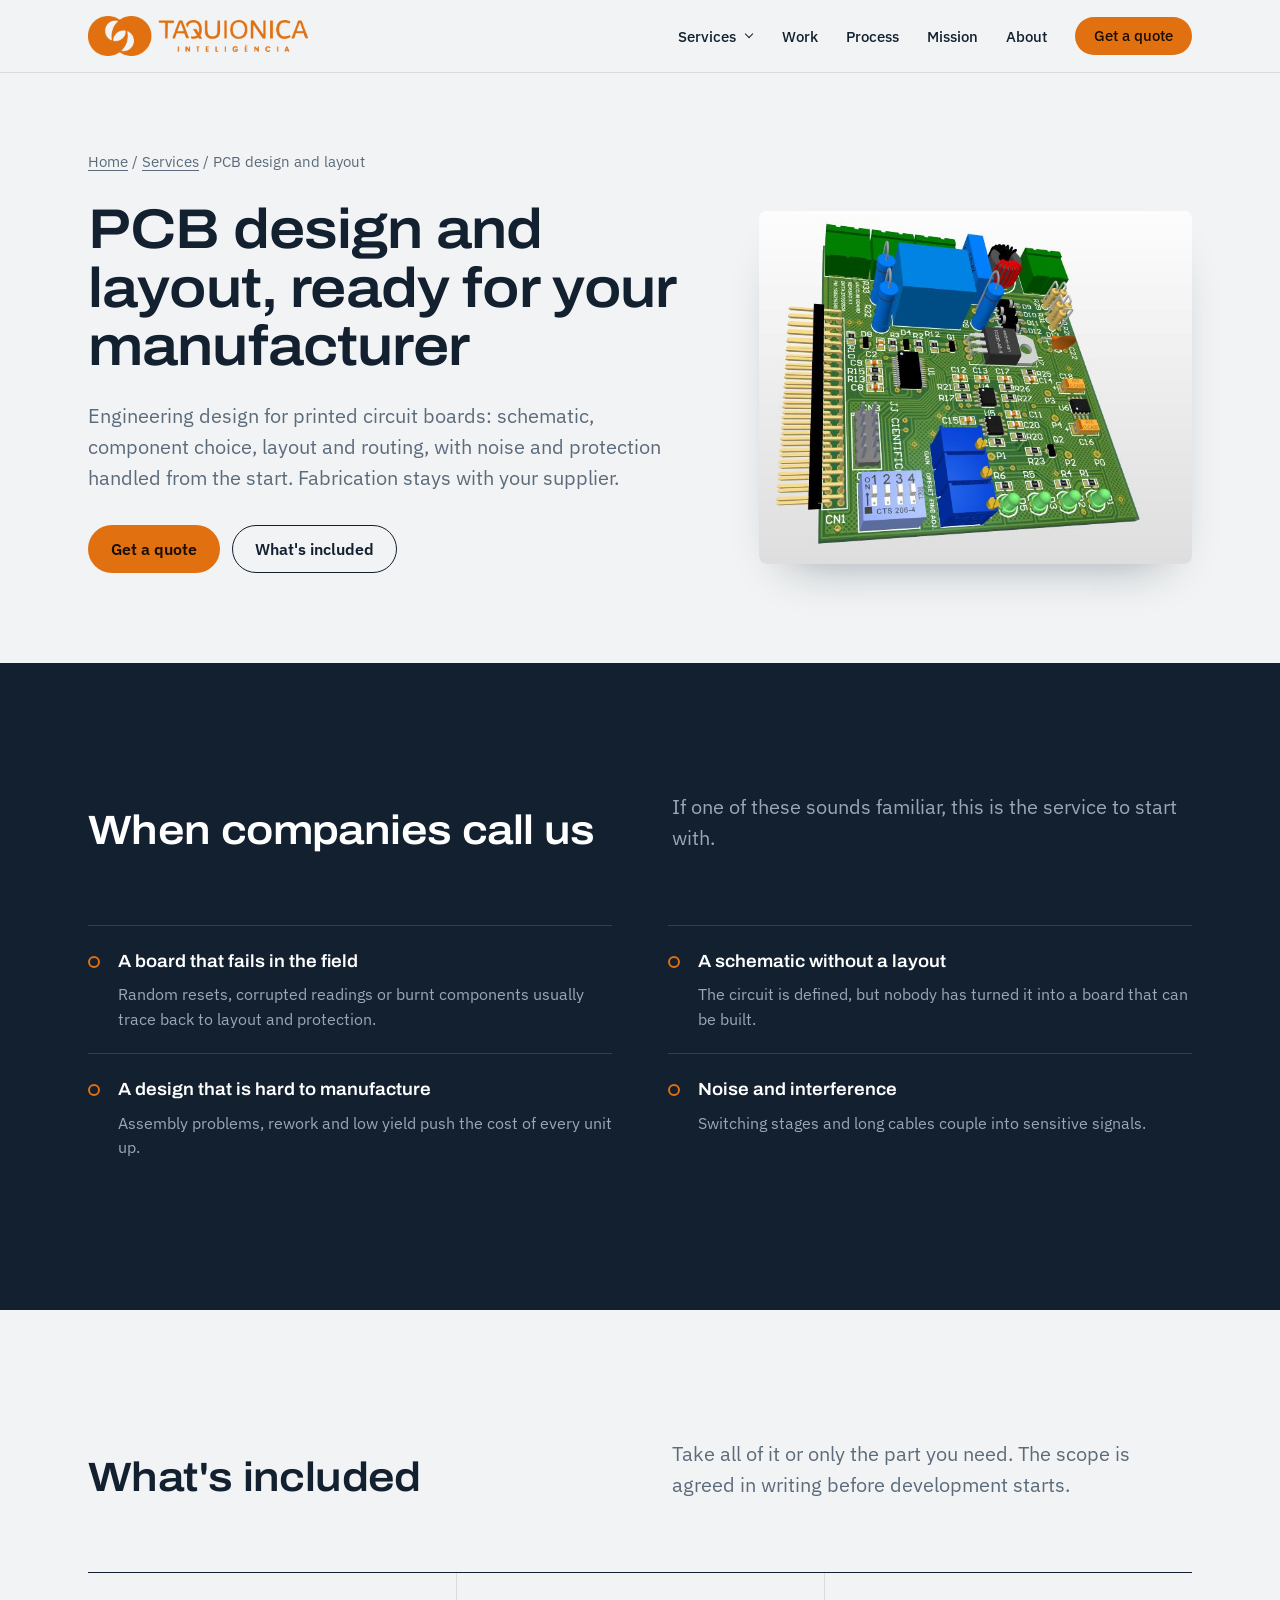
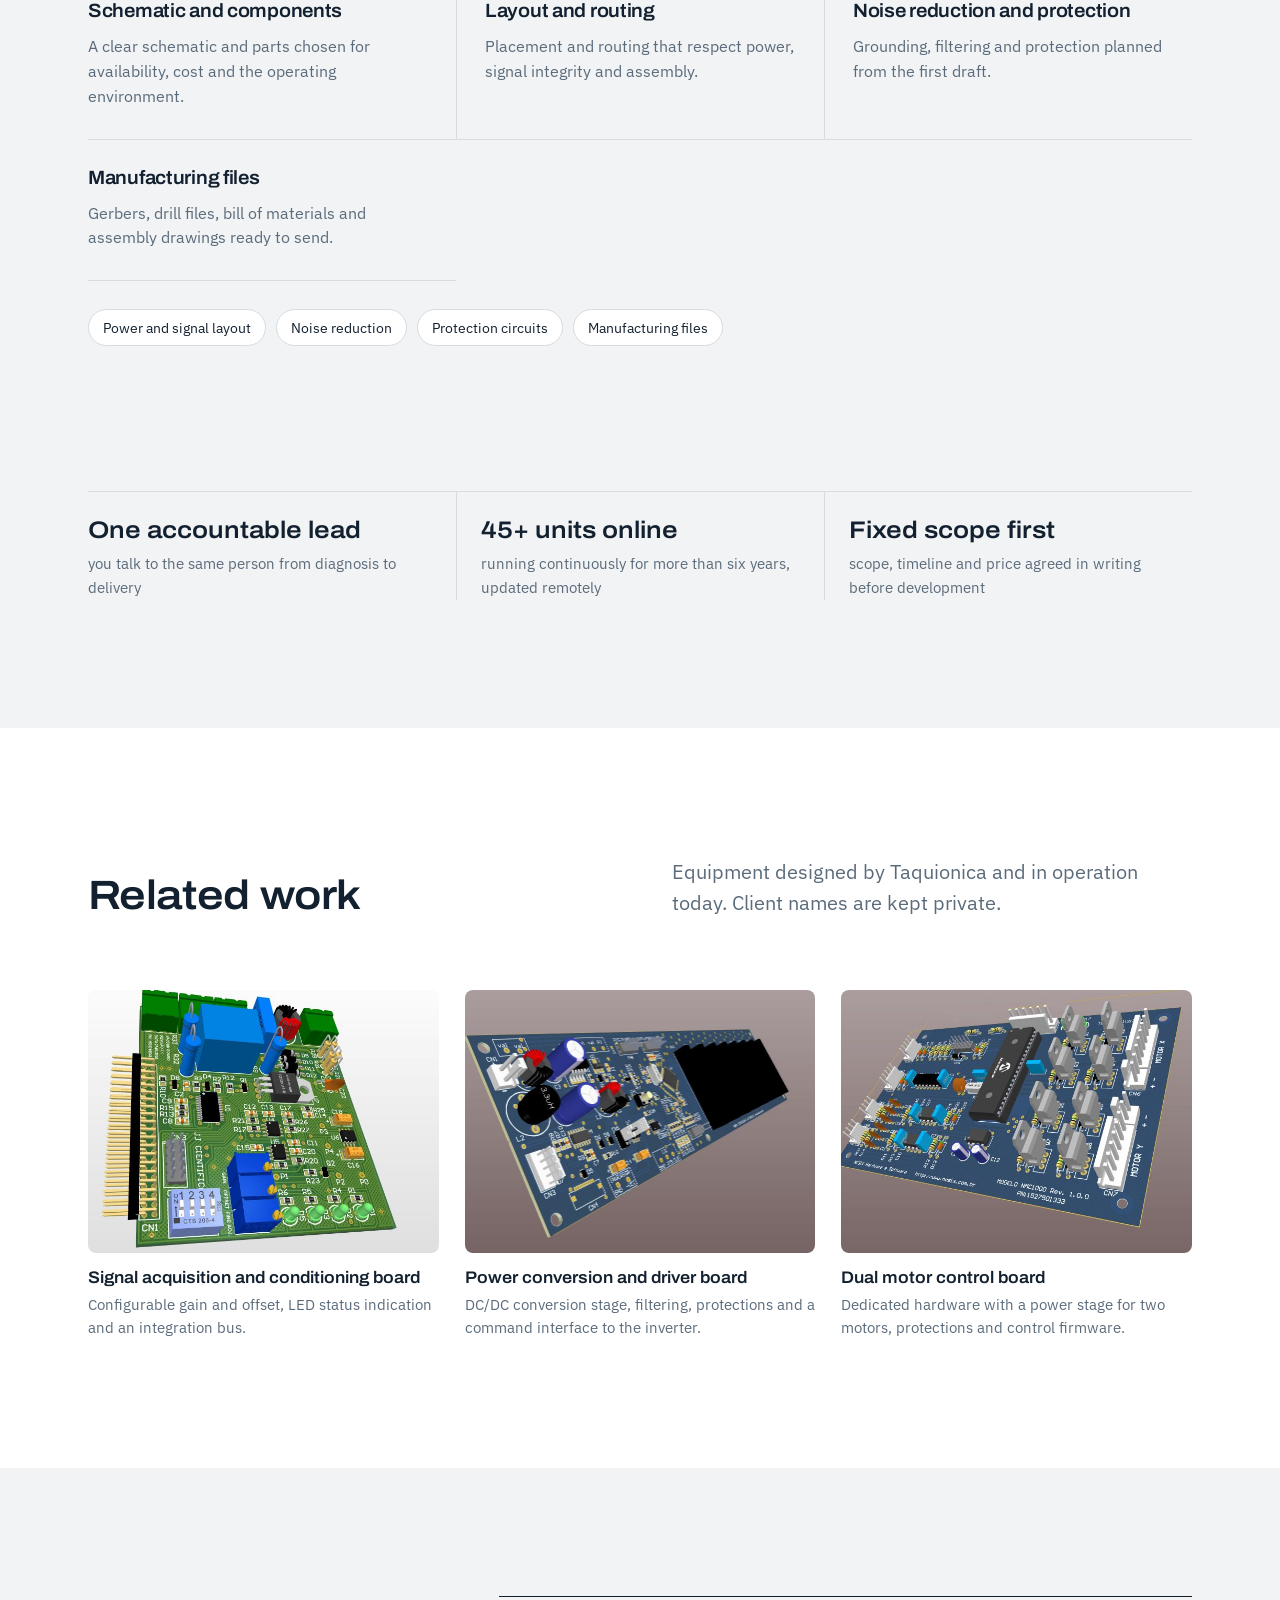
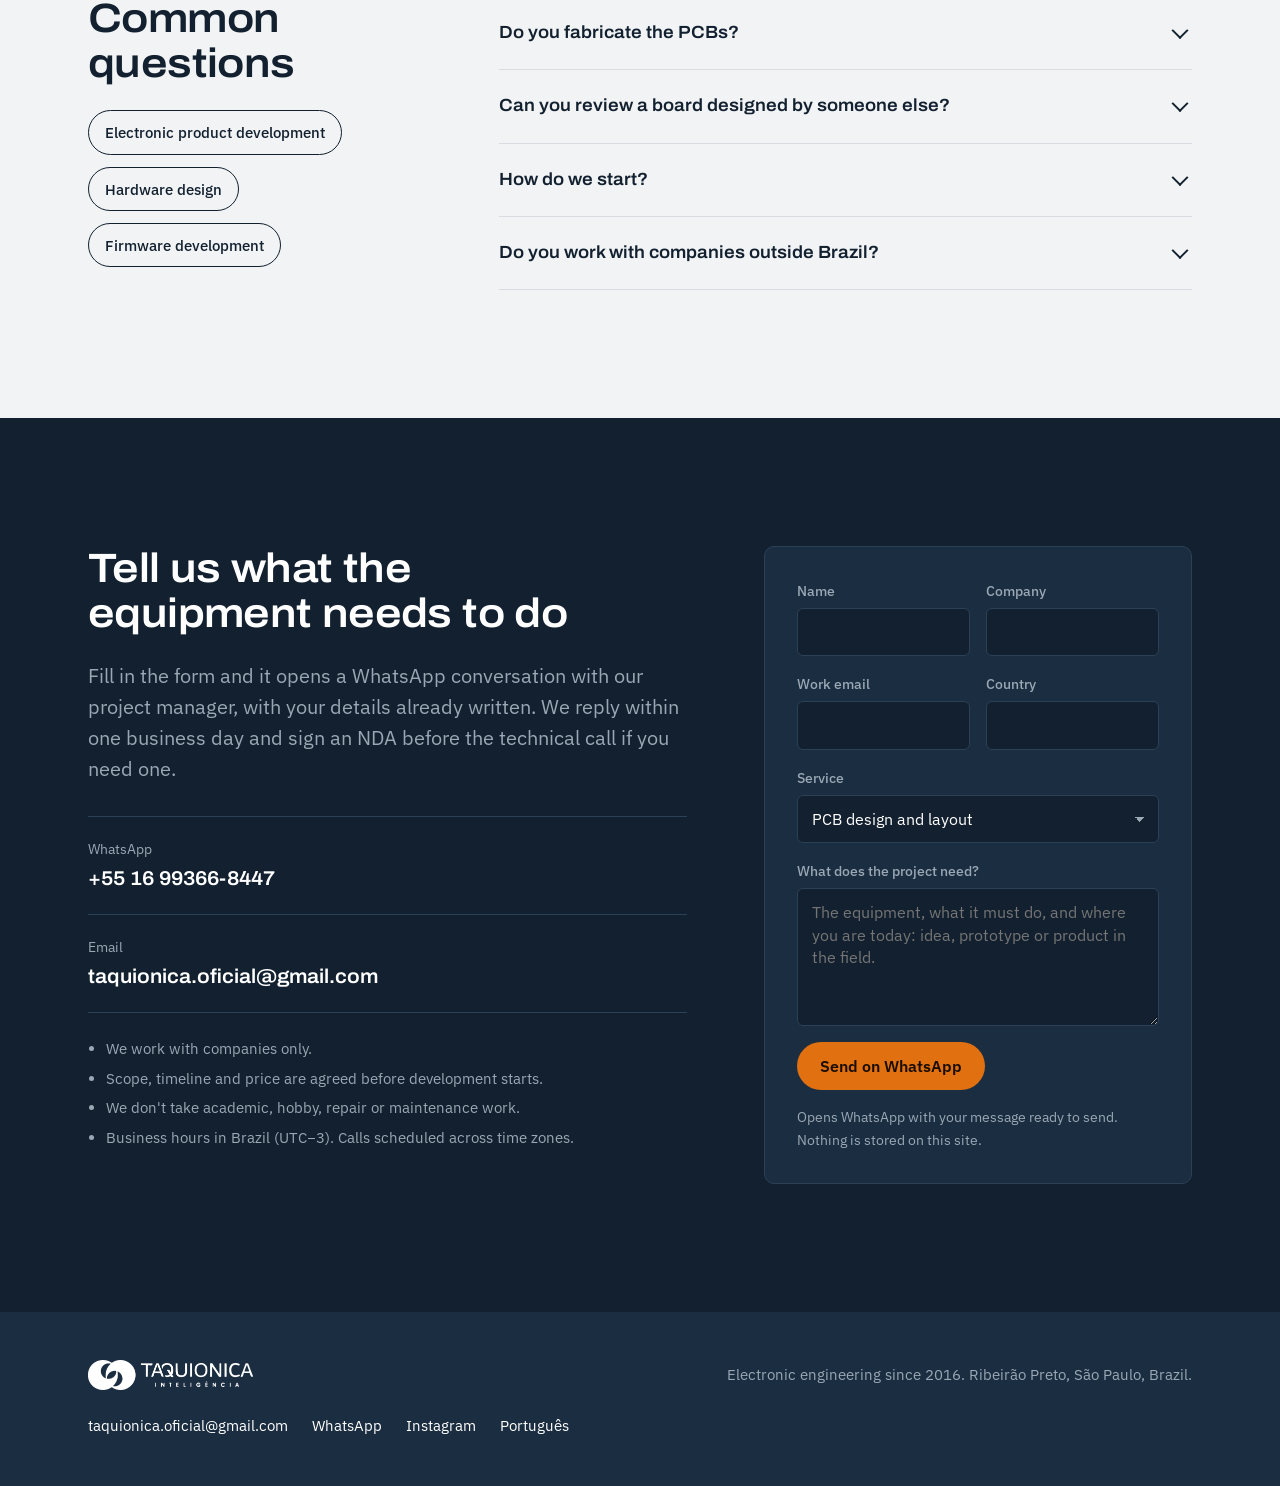
<file: services/pcb-design.html>
<!doctype html>
<html lang="en">
<head>
<meta charset="utf-8">
<meta name="viewport" content="width=device-width, initial-scale=1">
<title>PCB design and layout — Taquionica</title>
<meta name="description" content="Engineering design for printed circuit boards: schematic, component choice, layout and routing, with noise and protection handled from the start. Fabrication stays with your supplier.">
<link rel="canonical" href="https://taquionica.com/services/pcb-design">
<meta property="og:type" content="website">
<meta property="og:title" content="PCB design and layout — Taquionica">
<meta property="og:description" content="Engineering design for printed circuit boards: schematic, component choice, layout and routing, with noise and protection handled from the start. Fabrication stays with your supplier.">
<meta property="og:url" content="https://taquionica.com/services/pcb-design">
<meta property="og:image" content="https://taquionica.com/assets/img/og.jpg">
<link rel="icon" type="image/png" href="../assets/img/symbol-orange.png">
<link rel="alternate" hreflang="pt-BR" href="https://taquionica.com.br/">
<link rel="preload" href="../assets/fonts/archivo-latin-wdth-normal.woff2" as="font" type="font/woff2" crossorigin>
<link rel="stylesheet" href="../assets/site.css?v=1">
<script src="../assets/site.js?v=1" defer></script>
</head>
<body>
<a class="skip" href="#main">Skip to content</a>
<header class="site-head">
  <div class="wrap">
    <a class="brand" href="../" aria-label="Taquionica home"><img src="../assets/img/logo-h-orange.png" alt="Taquionica" width="220" height="40"></a>
    <button class="nav-toggle" aria-expanded="false" aria-controls="nav">Menu</button>
    <nav class="nav" id="nav" aria-label="Main">
      <div class="nav-svc">
        <button class="nav-svc-btn" aria-expanded="false" aria-controls="svc-menu">Services</button>
        <div class="svc-menu" id="svc-menu">
          <div class="menu-col"><p class="menu-h">Build</p><ul><li><a href="electronic-product-development.html">Electronic product development</a></li><li><a href="hardware-design.html">Hardware design</a></li><li><a href="pcb-design.html">PCB design and layout</a></li><li><a href="firmware-development.html">Firmware development</a></li></ul></div>
          <div class="menu-col"><p class="menu-h">Connect</p><ul><li><a href="iot-remote-monitoring.html">IoT and remote monitoring</a></li><li><a href="machine-data-collection.html">Machine data collection</a></li><li><a href="apps-and-dashboards.html">Apps and dashboards for equipment</a></li><li><a href="industrial-software-and-hmi.html">Industrial software and HMI</a></li></ul></div>
          <div class="menu-col"><p class="menu-h">Improve</p><ul><li><a href="industrial-automation.html">Industrial automation</a></li><li><a href="machine-retrofit.html">Machine retrofit</a></li><li><a href="technical-diagnostics.html">Technical diagnostics</a></li><li><a href="engineering-outsourcing.html">Electronic engineering outsourcing</a></li><li><a href="field-embedded-electronics.html">Embedded electronics for field equipment</a></li></ul></div>
        </div>
      </div>
      <a href="../#work">Work</a>
      <a href="../#process">Process</a>
      <a href="../#purpose">Mission</a>
      <a href="../#about">About</a>
      <a class="btn btn-primary" href="#contact">Get a quote</a>
    </nav>
  </div>
</header>
<main id="main">

<section class="svc-hero">
  <div class="wrap">
    <p class="crumbs"><a href="../">Home</a> / <a href="../#services">Services</a> / PCB design and layout</p>
    <div class="svc-hero-grid">
      <div>
        <h1>PCB design and layout, ready for your manufacturer</h1>
        <p class="lead">Engineering design for printed circuit boards: schematic, component choice, layout and routing, with noise and protection handled from the start. Fabrication stays with your supplier.</p>
        <div class="btn-row">
          <a class="btn btn-primary" href="#contact">Get a quote</a>
          <a class="btn btn-ghost" href="#scope">What's included</a>
        </div>
      </div>
      <div class="ph"><img src="../assets/img/pcb-signal-acquisition.jpg" alt="" ></div>
    </div>
  </div>
</section>

<section class="on-dark">
  <div class="wrap">
    <div class="sec-head"><h2>When companies call us</h2><p class="lead">If one of these sounds familiar, this is the service to start with.</p></div>
    <ul class="signals">
      <li><strong>A board that fails in the field</strong><span>Random resets, corrupted readings or burnt components usually trace back to layout and protection.</span></li>
      <li><strong>A schematic without a layout</strong><span>The circuit is defined, but nobody has turned it into a board that can be built.</span></li>
      <li><strong>A design that is hard to manufacture</strong><span>Assembly problems, rework and low yield push the cost of every unit up.</span></li>
      <li><strong>Noise and interference</strong><span>Switching stages and long cables couple into sensitive signals.</span></li>
    </ul>
  </div>
</section>

<section id="scope">
  <div class="wrap">
    <div class="sec-head"><h2>What's included</h2><p class="lead">Take all of it or only the part you need. The scope is agreed in writing before development starts.</p></div>
    <div class="scope">
      <div><h3>Schematic and components</h3><p>A clear schematic and parts chosen for availability, cost and the operating environment.</p></div>
      <div><h3>Layout and routing</h3><p>Placement and routing that respect power, signal integrity and assembly.</p></div>
      <div><h3>Noise reduction and protection</h3><p>Grounding, filtering and protection planned from the first draft.</p></div>
      <div><h3>Manufacturing files</h3><p>Gerbers, drill files, bill of materials and assembly drawings ready to send.</p></div>
    </div>
    <ul class="tech" aria-label="Technologies"><li>Power and signal layout</li><li>Noise reduction</li><li>Protection circuits</li><li>Manufacturing files</li></ul>
  </div>
</section>

<section class="proof">
  <div class="wrap">
    <dl class="facts">
      <div><dt>One accountable lead</dt><dd>you talk to the same person from diagnosis to delivery</dd></div>
      <div><dt>45+ units online</dt><dd>running continuously for more than six years, updated remotely</dd></div>
      <div><dt>Fixed scope first</dt><dd>scope, timeline and price agreed in writing before development</dd></div>
    </dl>
  </div>
</section>

<section class="on-white">
  <div class="wrap">
    <div class="sec-head"><h2>Related work</h2><p class="lead">Equipment designed by Taquionica and in operation today. Client names are kept private.</p></div>
    <div class="work-grid">
<figure class="work w-4"><div class="ph"><img src="../assets/img/pcb-signal-acquisition.jpg" alt="Signal acquisition and conditioning board" loading="lazy"></div><figcaption><strong>Signal acquisition and conditioning board</strong><span>Configurable gain and offset, LED status indication and an integration bus.</span></figcaption></figure><figure class="work w-4"><div class="ph"><img src="../assets/img/pcb-power-conversion.jpg" alt="Power conversion and driver board" loading="lazy"></div><figcaption><strong>Power conversion and driver board</strong><span>DC/DC conversion stage, filtering, protections and a command interface to the inverter.</span></figcaption></figure><figure class="work w-4"><div class="ph"><img src="../assets/img/pcb-motor-control.jpg" alt="Dual motor control board" loading="lazy"></div><figcaption><strong>Dual motor control board</strong><span>Dedicated hardware with a power stage for two motors, protections and control firmware.</span></figcaption></figure>
    </div>
  </div>
</section>

<section>
  <div class="wrap faq-grid">
    <div>
      <h2>Common questions</h2>
      <div class="related">
<a href="electronic-product-development.html">Electronic product development</a><a href="hardware-design.html">Hardware design</a><a href="firmware-development.html">Firmware development</a>
      </div>
    </div>
    <div class="faq">
      <details><summary>Do you fabricate the PCBs?</summary><p>For this service we deliver the design and the production files; manufacturing stays with your supplier.</p></details>
      <details><summary>Can you review a board designed by someone else?</summary><p>Yes. We review the schematic and layout, point out the likely causes of failure and the order in which to fix them.</p></details>
      <details><summary>How do we start?</summary><p>Send a short description by email or WhatsApp. We reply within one business day, sign an NDA if needed and schedule the technical conversation.</p></details>
      <details><summary>Do you work with companies outside Brazil?</summary><p>Yes. Files, code and documentation are delivered digitally, and calls are scheduled across time zones.</p></details>
    </div>
  </div>
</section>

<section class="on-dark contact" id="contact">
  <div class="wrap contact-grid">
    <div>
      <h2>Tell us what the equipment needs to do</h2>
      <p class="lead">Fill in the form and it opens a WhatsApp conversation with our project manager, with your details already written. We reply within one business day and sign an NDA before the technical call if you need one.</p>
      <ul class="channels">
        <li><a href="https://wa.me/5516993668447?text=Hi%20Taquionica%2C%20I%27d%20like%20to%20discuss%20an%20engineering%20project." rel="noopener"><span class="k">WhatsApp</span><span class="v">+55 16 99366-8447</span></a></li>
        <li><a href="mailto:taquionica.oficial@gmail.com?subject=Project%20inquiry"><span class="k">Email</span><span class="v">taquionica.oficial@gmail.com</span></a></li>
      </ul>
      <div class="fineprint">
        <ul>
          <li>We work with companies only.</li>
          <li>Scope, timeline and price are agreed before development starts.</li>
          <li>We don't take academic, hobby, repair or maintenance work.</li>
          <li>Business hours in Brazil (UTC−3). Calls scheduled across time zones.</li>
        </ul>
      </div>
    </div>
    <form class="wa-form" novalidate data-wa="5516993668447">
      <div class="f-row">
        <label class="f">Name<input name="name" autocomplete="name" required></label>
        <label class="f">Company<input name="company" autocomplete="organization" required></label>
      </div>
      <div class="f-row">
        <label class="f">Work email<input name="email" type="email" autocomplete="email" required></label>
        <label class="f">Country<input name="country" autocomplete="country-name" required></label>
      </div>
      <label class="f">Service<select name="service" required><option value="">Choose a service</option><option>Electronic product development</option><option>Hardware design</option><option selected>PCB design and layout</option><option>Firmware development</option><option>IoT and remote monitoring</option><option>Machine data collection</option><option>Apps and dashboards for equipment</option><option>Industrial software and HMI</option><option>Industrial automation</option><option>Machine retrofit</option><option>Technical diagnostics</option><option>Electronic engineering outsourcing</option><option>Embedded electronics for field equipment</option><option>Not sure yet</option></select></label>
      <label class="f">What does the project need?<textarea name="message" rows="5" required placeholder="The equipment, what it must do, and where you are today: idea, prototype or product in the field."></textarea></label>
      <p class="f-error" role="alert" hidden>Fill in every field so we can answer with something useful.</p>
      <button class="btn btn-primary f-submit" type="submit">Send on WhatsApp</button>
      <p class="f-note">Opens WhatsApp with your message ready to send. Nothing is stored on this site.</p>
      <p class="f-fallback" hidden>If WhatsApp didn't open, <a class="f-link" href="#" rel="noopener">tap here to open it</a>.</p>
    </form>
  </div>
</section>
</main>
<footer class="site-foot">
  <div class="wrap">
    <img src="../assets/img/logo-h-white.png" alt="Taquionica" width="155" height="30">
    <p>Electronic engineering since 2016. Ribeirão Preto, São Paulo, Brazil.</p>
    <div class="foot-links">
      <a href="mailto:taquionica.oficial@gmail.com">taquionica.oficial@gmail.com</a>
      <a href="https://wa.me/5516993668447?text=Hi%20Taquionica%2C%20I%27d%20like%20to%20discuss%20an%20engineering%20project." rel="noopener">WhatsApp</a>
      <a href="https://www.instagram.com/taquionica_oficial/" rel="noopener">Instagram</a>
      <a href="https://taquionica.com.br/" hreflang="pt-BR">Português</a>
    </div>
  </div>
</footer>
</body>
</html>
</file>
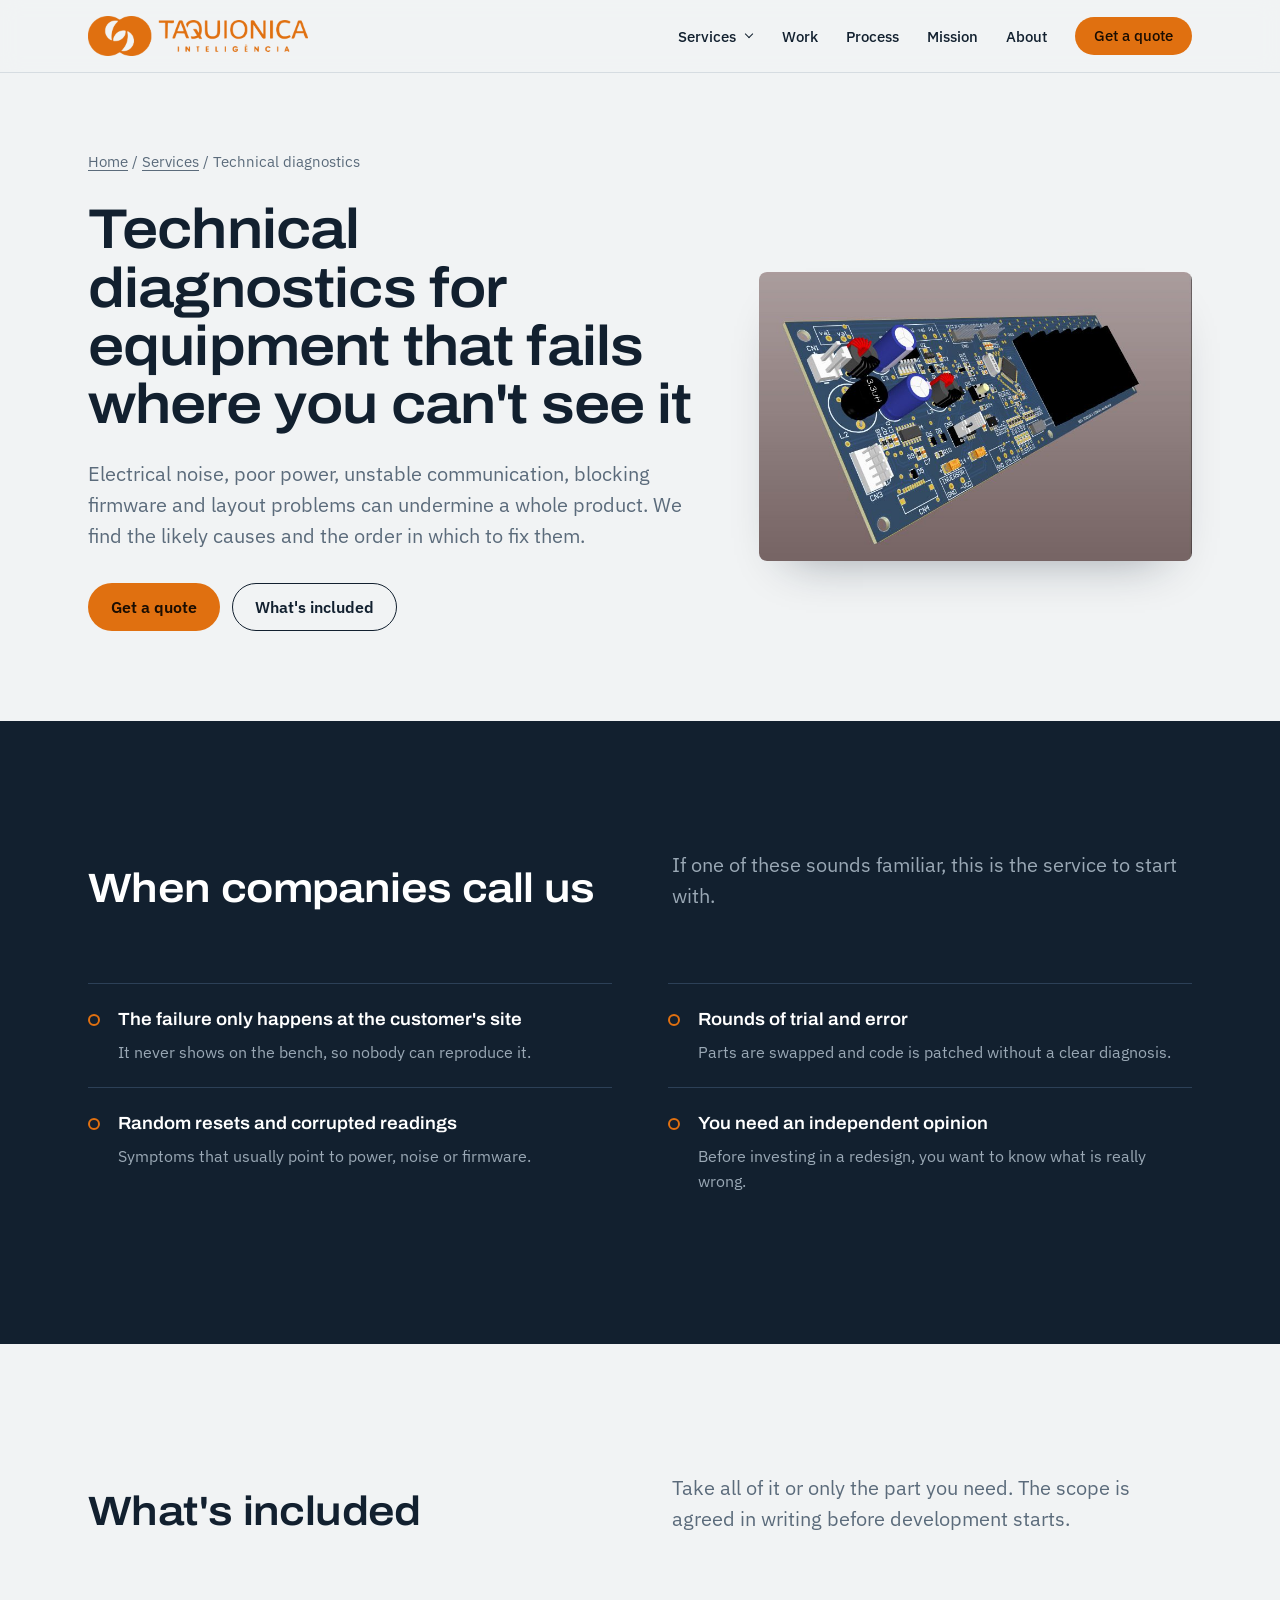
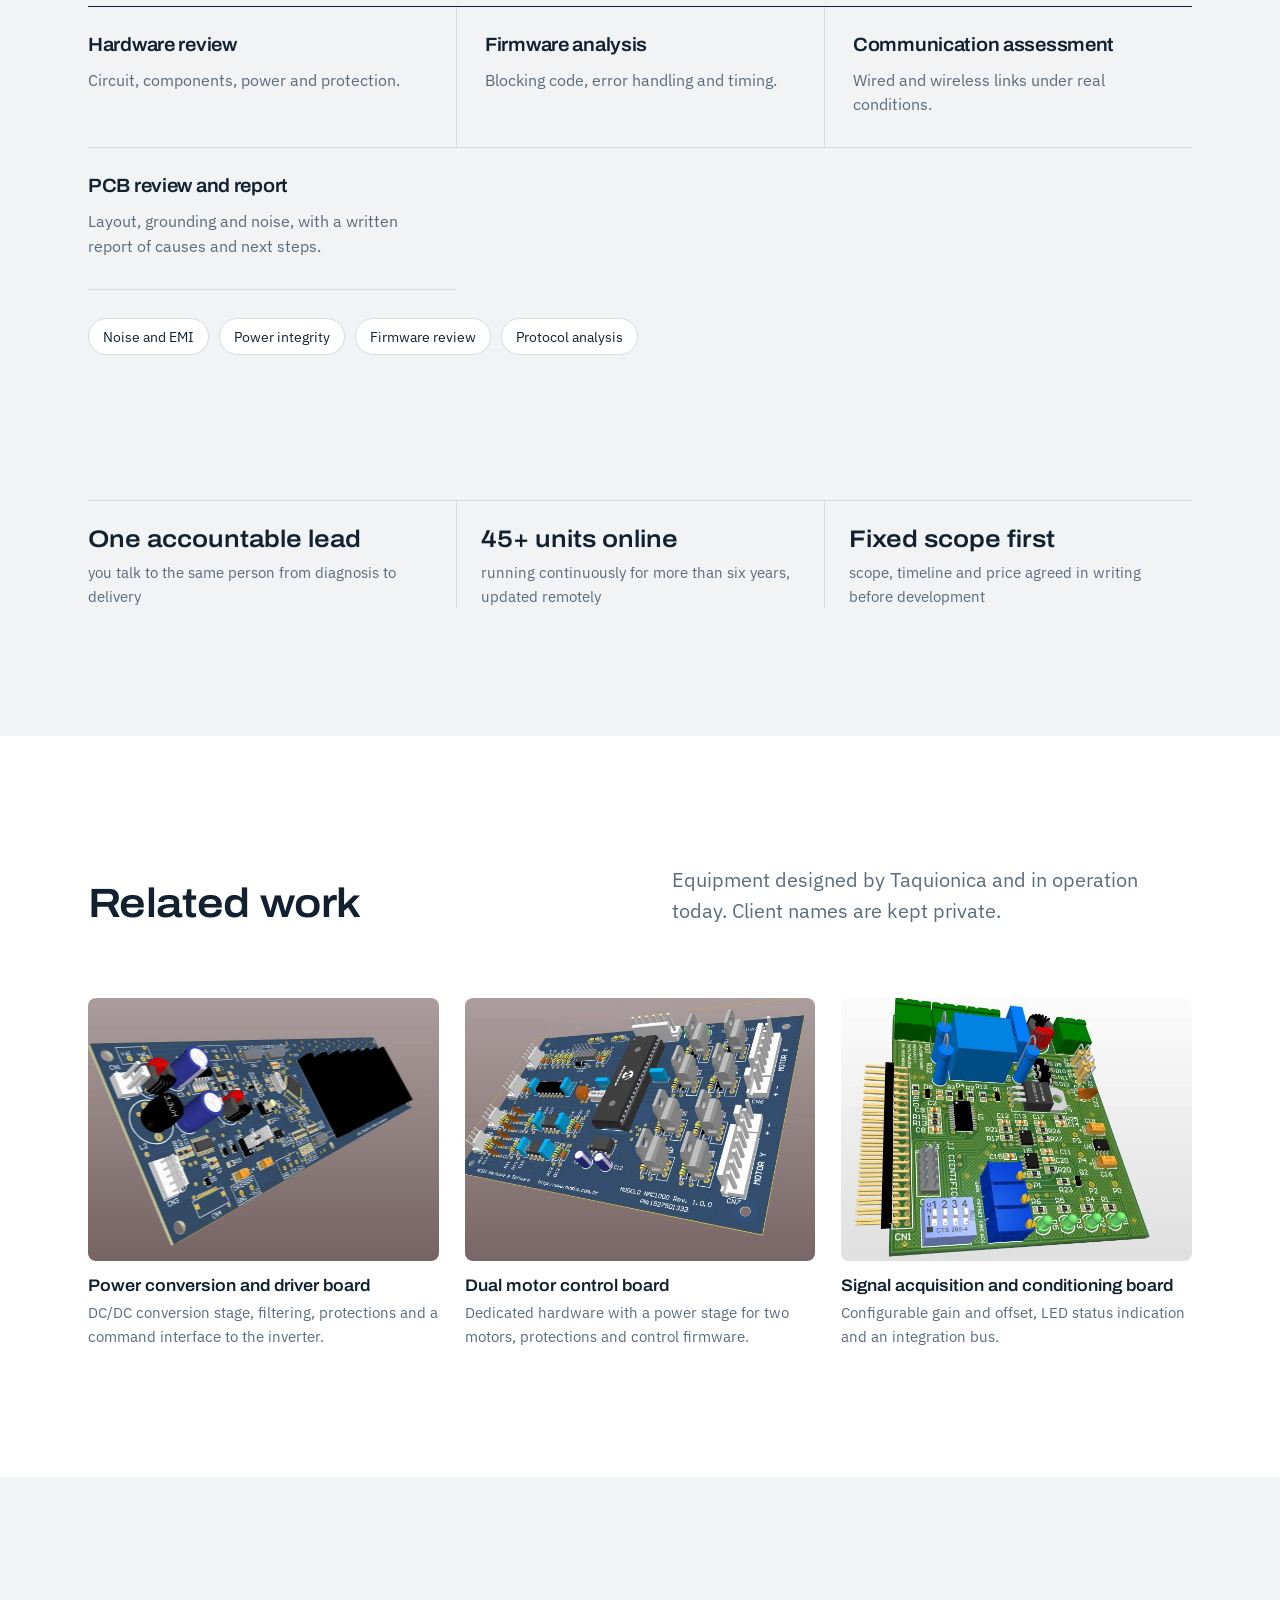
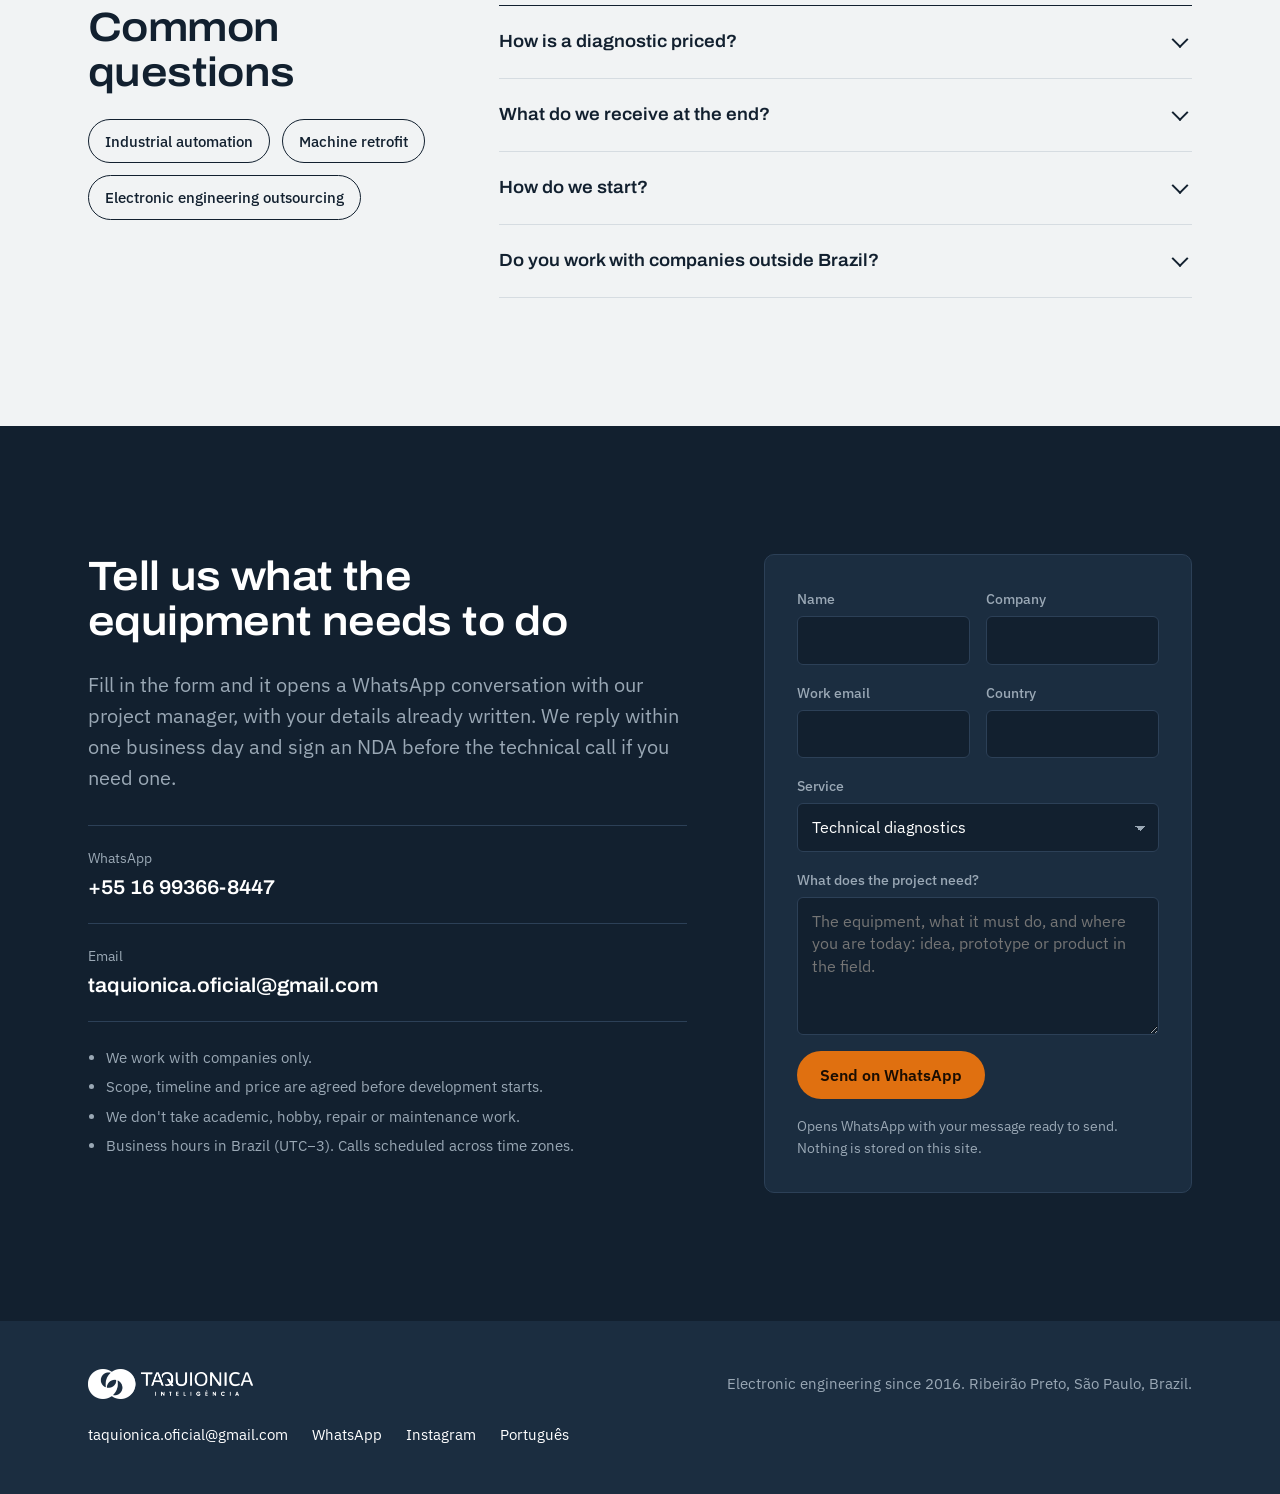
<file: services/technical-diagnostics.html>
<!doctype html>
<html lang="en">
<head>
<meta charset="utf-8">
<meta name="viewport" content="width=device-width, initial-scale=1">
<title>Technical diagnostics — Taquionica</title>
<meta name="description" content="Electrical noise, poor power, unstable communication, blocking firmware and layout problems can undermine a whole product. We find the likely causes and the order in which to fix them.">
<link rel="canonical" href="https://taquionica.com/services/technical-diagnostics">
<meta property="og:type" content="website">
<meta property="og:title" content="Technical diagnostics — Taquionica">
<meta property="og:description" content="Electrical noise, poor power, unstable communication, blocking firmware and layout problems can undermine a whole product. We find the likely causes and the order in which to fix them.">
<meta property="og:url" content="https://taquionica.com/services/technical-diagnostics">
<meta property="og:image" content="https://taquionica.com/assets/img/og.jpg">
<link rel="icon" type="image/png" href="../assets/img/symbol-orange.png">
<link rel="alternate" hreflang="pt-BR" href="https://taquionica.com.br/">
<link rel="preload" href="../assets/fonts/archivo-latin-wdth-normal.woff2" as="font" type="font/woff2" crossorigin>
<link rel="stylesheet" href="../assets/site.css?v=1">
<script src="../assets/site.js?v=1" defer></script>
</head>
<body>
<a class="skip" href="#main">Skip to content</a>
<header class="site-head">
  <div class="wrap">
    <a class="brand" href="../" aria-label="Taquionica home"><img src="../assets/img/logo-h-orange.png" alt="Taquionica" width="220" height="40"></a>
    <button class="nav-toggle" aria-expanded="false" aria-controls="nav">Menu</button>
    <nav class="nav" id="nav" aria-label="Main">
      <div class="nav-svc">
        <button class="nav-svc-btn" aria-expanded="false" aria-controls="svc-menu">Services</button>
        <div class="svc-menu" id="svc-menu">
          <div class="menu-col"><p class="menu-h">Build</p><ul><li><a href="electronic-product-development.html">Electronic product development</a></li><li><a href="hardware-design.html">Hardware design</a></li><li><a href="pcb-design.html">PCB design and layout</a></li><li><a href="firmware-development.html">Firmware development</a></li></ul></div>
          <div class="menu-col"><p class="menu-h">Connect</p><ul><li><a href="iot-remote-monitoring.html">IoT and remote monitoring</a></li><li><a href="machine-data-collection.html">Machine data collection</a></li><li><a href="apps-and-dashboards.html">Apps and dashboards for equipment</a></li><li><a href="industrial-software-and-hmi.html">Industrial software and HMI</a></li></ul></div>
          <div class="menu-col"><p class="menu-h">Improve</p><ul><li><a href="industrial-automation.html">Industrial automation</a></li><li><a href="machine-retrofit.html">Machine retrofit</a></li><li><a href="technical-diagnostics.html">Technical diagnostics</a></li><li><a href="engineering-outsourcing.html">Electronic engineering outsourcing</a></li><li><a href="field-embedded-electronics.html">Embedded electronics for field equipment</a></li></ul></div>
        </div>
      </div>
      <a href="../#work">Work</a>
      <a href="../#process">Process</a>
      <a href="../#purpose">Mission</a>
      <a href="../#about">About</a>
      <a class="btn btn-primary" href="#contact">Get a quote</a>
    </nav>
  </div>
</header>
<main id="main">

<section class="svc-hero">
  <div class="wrap">
    <p class="crumbs"><a href="../">Home</a> / <a href="../#services">Services</a> / Technical diagnostics</p>
    <div class="svc-hero-grid">
      <div>
        <h1>Technical diagnostics for equipment that fails where you can&#x27;t see it</h1>
        <p class="lead">Electrical noise, poor power, unstable communication, blocking firmware and layout problems can undermine a whole product. We find the likely causes and the order in which to fix them.</p>
        <div class="btn-row">
          <a class="btn btn-primary" href="#contact">Get a quote</a>
          <a class="btn btn-ghost" href="#scope">What's included</a>
        </div>
      </div>
      <div class="ph"><img src="../assets/img/pcb-power-conversion.jpg" alt="" ></div>
    </div>
  </div>
</section>

<section class="on-dark">
  <div class="wrap">
    <div class="sec-head"><h2>When companies call us</h2><p class="lead">If one of these sounds familiar, this is the service to start with.</p></div>
    <ul class="signals">
      <li><strong>The failure only happens at the customer&#x27;s site</strong><span>It never shows on the bench, so nobody can reproduce it.</span></li>
      <li><strong>Rounds of trial and error</strong><span>Parts are swapped and code is patched without a clear diagnosis.</span></li>
      <li><strong>Random resets and corrupted readings</strong><span>Symptoms that usually point to power, noise or firmware.</span></li>
      <li><strong>You need an independent opinion</strong><span>Before investing in a redesign, you want to know what is really wrong.</span></li>
    </ul>
  </div>
</section>

<section id="scope">
  <div class="wrap">
    <div class="sec-head"><h2>What's included</h2><p class="lead">Take all of it or only the part you need. The scope is agreed in writing before development starts.</p></div>
    <div class="scope">
      <div><h3>Hardware review</h3><p>Circuit, components, power and protection.</p></div>
      <div><h3>Firmware analysis</h3><p>Blocking code, error handling and timing.</p></div>
      <div><h3>Communication assessment</h3><p>Wired and wireless links under real conditions.</p></div>
      <div><h3>PCB review and report</h3><p>Layout, grounding and noise, with a written report of causes and next steps.</p></div>
    </div>
    <ul class="tech" aria-label="Technologies"><li>Noise and EMI</li><li>Power integrity</li><li>Firmware review</li><li>Protocol analysis</li></ul>
  </div>
</section>

<section class="proof">
  <div class="wrap">
    <dl class="facts">
      <div><dt>One accountable lead</dt><dd>you talk to the same person from diagnosis to delivery</dd></div>
      <div><dt>45+ units online</dt><dd>running continuously for more than six years, updated remotely</dd></div>
      <div><dt>Fixed scope first</dt><dd>scope, timeline and price agreed in writing before development</dd></div>
    </dl>
  </div>
</section>

<section class="on-white">
  <div class="wrap">
    <div class="sec-head"><h2>Related work</h2><p class="lead">Equipment designed by Taquionica and in operation today. Client names are kept private.</p></div>
    <div class="work-grid">
<figure class="work w-4"><div class="ph"><img src="../assets/img/pcb-power-conversion.jpg" alt="Power conversion and driver board" loading="lazy"></div><figcaption><strong>Power conversion and driver board</strong><span>DC/DC conversion stage, filtering, protections and a command interface to the inverter.</span></figcaption></figure><figure class="work w-4"><div class="ph"><img src="../assets/img/pcb-motor-control.jpg" alt="Dual motor control board" loading="lazy"></div><figcaption><strong>Dual motor control board</strong><span>Dedicated hardware with a power stage for two motors, protections and control firmware.</span></figcaption></figure><figure class="work w-4"><div class="ph"><img src="../assets/img/pcb-signal-acquisition.jpg" alt="Signal acquisition and conditioning board" loading="lazy"></div><figcaption><strong>Signal acquisition and conditioning board</strong><span>Configurable gain and offset, LED status indication and an integration bus.</span></figcaption></figure>
    </div>
  </div>
</section>

<section>
  <div class="wrap faq-grid">
    <div>
      <h2>Common questions</h2>
      <div class="related">
<a href="industrial-automation.html">Industrial automation</a><a href="machine-retrofit.html">Machine retrofit</a><a href="engineering-outsourcing.html">Electronic engineering outsourcing</a>
      </div>
    </div>
    <div class="faq">
      <details><summary>How is a diagnostic priced?</summary><p>After understanding the equipment and the failure, we send an estimate in hours before any work starts.</p></details>
      <details><summary>What do we receive at the end?</summary><p>The probable causes, the order in which to address them and the recommended path to fix and evolve the product.</p></details>
      <details><summary>How do we start?</summary><p>Send a short description by email or WhatsApp. We reply within one business day, sign an NDA if needed and schedule the technical conversation.</p></details>
      <details><summary>Do you work with companies outside Brazil?</summary><p>Yes. Files, code and documentation are delivered digitally, and calls are scheduled across time zones.</p></details>
    </div>
  </div>
</section>

<section class="on-dark contact" id="contact">
  <div class="wrap contact-grid">
    <div>
      <h2>Tell us what the equipment needs to do</h2>
      <p class="lead">Fill in the form and it opens a WhatsApp conversation with our project manager, with your details already written. We reply within one business day and sign an NDA before the technical call if you need one.</p>
      <ul class="channels">
        <li><a href="https://wa.me/5516993668447?text=Hi%20Taquionica%2C%20I%27d%20like%20to%20discuss%20an%20engineering%20project." rel="noopener"><span class="k">WhatsApp</span><span class="v">+55 16 99366-8447</span></a></li>
        <li><a href="mailto:taquionica.oficial@gmail.com?subject=Project%20inquiry"><span class="k">Email</span><span class="v">taquionica.oficial@gmail.com</span></a></li>
      </ul>
      <div class="fineprint">
        <ul>
          <li>We work with companies only.</li>
          <li>Scope, timeline and price are agreed before development starts.</li>
          <li>We don't take academic, hobby, repair or maintenance work.</li>
          <li>Business hours in Brazil (UTC−3). Calls scheduled across time zones.</li>
        </ul>
      </div>
    </div>
    <form class="wa-form" novalidate data-wa="5516993668447">
      <div class="f-row">
        <label class="f">Name<input name="name" autocomplete="name" required></label>
        <label class="f">Company<input name="company" autocomplete="organization" required></label>
      </div>
      <div class="f-row">
        <label class="f">Work email<input name="email" type="email" autocomplete="email" required></label>
        <label class="f">Country<input name="country" autocomplete="country-name" required></label>
      </div>
      <label class="f">Service<select name="service" required><option value="">Choose a service</option><option>Electronic product development</option><option>Hardware design</option><option>PCB design and layout</option><option>Firmware development</option><option>IoT and remote monitoring</option><option>Machine data collection</option><option>Apps and dashboards for equipment</option><option>Industrial software and HMI</option><option>Industrial automation</option><option>Machine retrofit</option><option selected>Technical diagnostics</option><option>Electronic engineering outsourcing</option><option>Embedded electronics for field equipment</option><option>Not sure yet</option></select></label>
      <label class="f">What does the project need?<textarea name="message" rows="5" required placeholder="The equipment, what it must do, and where you are today: idea, prototype or product in the field."></textarea></label>
      <p class="f-error" role="alert" hidden>Fill in every field so we can answer with something useful.</p>
      <button class="btn btn-primary f-submit" type="submit">Send on WhatsApp</button>
      <p class="f-note">Opens WhatsApp with your message ready to send. Nothing is stored on this site.</p>
      <p class="f-fallback" hidden>If WhatsApp didn't open, <a class="f-link" href="#" rel="noopener">tap here to open it</a>.</p>
    </form>
  </div>
</section>
</main>
<footer class="site-foot">
  <div class="wrap">
    <img src="../assets/img/logo-h-white.png" alt="Taquionica" width="155" height="30">
    <p>Electronic engineering since 2016. Ribeirão Preto, São Paulo, Brazil.</p>
    <div class="foot-links">
      <a href="mailto:taquionica.oficial@gmail.com">taquionica.oficial@gmail.com</a>
      <a href="https://wa.me/5516993668447?text=Hi%20Taquionica%2C%20I%27d%20like%20to%20discuss%20an%20engineering%20project." rel="noopener">WhatsApp</a>
      <a href="https://www.instagram.com/taquionica_oficial/" rel="noopener">Instagram</a>
      <a href="https://taquionica.com.br/" hreflang="pt-BR">Português</a>
    </div>
  </div>
</footer>
</body>
</html>
</file>
<file: assets/site.css>
/* Taquionica — international site
   Palette: cool lab paper + graphite ink, logo orange used only for signal (CTA, trace, links on dark). */
@font-face { font-family: 'Archivo'; font-style: normal; font-display: swap; font-weight: 100 900; font-stretch: 62% 125%; src: url(fonts/archivo-latin-wdth-normal.woff2) format('woff2-variations'); unicode-range: U+0000-00FF,U+0131,U+0152-0153,U+02BB-02BC,U+02C6,U+02DA,U+02DC,U+0304,U+0308,U+0329,U+2000-206F,U+20AC,U+2122,U+2191,U+2193,U+2212,U+2215,U+FEFF,U+FFFD; }
@font-face { font-family: 'IBM Plex Sans'; font-style: normal; font-display: swap; font-weight: 400; src: url(fonts/ibm-plex-sans-latin-400-normal.woff2) format('woff2'); unicode-range: U+0000-00FF,U+0131,U+0152-0153,U+02BB-02BC,U+02C6,U+02DA,U+02DC,U+0304,U+0308,U+0329,U+2000-206F,U+20AC,U+2122,U+2191,U+2193,U+2212,U+2215,U+FEFF,U+FFFD; }
@font-face { font-family: 'IBM Plex Sans'; font-style: normal; font-display: swap; font-weight: 500; src: url(fonts/ibm-plex-sans-latin-500-normal.woff2) format('woff2'); unicode-range: U+0000-00FF,U+0131,U+0152-0153,U+02BB-02BC,U+02C6,U+02DA,U+02DC,U+0304,U+0308,U+0329,U+2000-206F,U+20AC,U+2122,U+2191,U+2193,U+2212,U+2215,U+FEFF,U+FFFD; }
@font-face { font-family: 'IBM Plex Sans'; font-style: normal; font-display: swap; font-weight: 600; src: url(fonts/ibm-plex-sans-latin-600-normal.woff2) format('woff2'); unicode-range: U+0000-00FF,U+0131,U+0152-0153,U+02BB-02BC,U+02C6,U+02DA,U+02DC,U+0304,U+0308,U+0329,U+2000-206F,U+20AC,U+2122,U+2191,U+2193,U+2212,U+2215,U+FEFF,U+FFFD; }
@font-face { font-family: 'IBM Plex Sans'; font-style: italic; font-display: swap; font-weight: 400; src: url(fonts/ibm-plex-sans-latin-400-italic.woff2) format('woff2'); unicode-range: U+0000-00FF,U+0131,U+0152-0153,U+02BB-02BC,U+02C6,U+02DA,U+02DC,U+0304,U+0308,U+0329,U+2000-206F,U+20AC,U+2122,U+2191,U+2193,U+2212,U+2215,U+FEFF,U+FFFD; }
@font-face { font-family: 'Archivo'; font-style: normal; font-display: swap; font-weight: 100 900; font-stretch: 62% 125%; src: url(fonts/archivo-latin-ext-wdth-normal.woff2) format('woff2-variations'); unicode-range: U+0100-02BA,U+02BD-02C5,U+02C7-02CC,U+02CE-02D7,U+02DD-02FF,U+0304,U+0308,U+0329,U+1D00-1DBF,U+1E00-1E9F,U+1EF2-1EFF,U+2020,U+20A0-20AB,U+20AD-20C0,U+2113,U+2C60-2C7F,U+A720-A7FF; }
@font-face { font-family: 'IBM Plex Sans'; font-style: normal; font-display: swap; font-weight: 400; src: url(fonts/ibm-plex-sans-latin-ext-400-normal.woff2) format('woff2'); unicode-range: U+0100-02BA,U+02BD-02C5,U+02C7-02CC,U+02CE-02D7,U+02DD-02FF,U+0304,U+0308,U+0329,U+1D00-1DBF,U+1E00-1E9F,U+1EF2-1EFF,U+2020,U+20A0-20AB,U+20AD-20C0,U+2113,U+2C60-2C7F,U+A720-A7FF; }
@font-face { font-family: 'IBM Plex Sans'; font-style: normal; font-display: swap; font-weight: 500; src: url(fonts/ibm-plex-sans-latin-ext-500-normal.woff2) format('woff2'); unicode-range: U+0100-02BA,U+02BD-02C5,U+02C7-02CC,U+02CE-02D7,U+02DD-02FF,U+0304,U+0308,U+0329,U+1D00-1DBF,U+1E00-1E9F,U+1EF2-1EFF,U+2020,U+20A0-20AB,U+20AD-20C0,U+2113,U+2C60-2C7F,U+A720-A7FF; }
@font-face { font-family: 'IBM Plex Sans'; font-style: normal; font-display: swap; font-weight: 600; src: url(fonts/ibm-plex-sans-latin-ext-600-normal.woff2) format('woff2'); unicode-range: U+0100-02BA,U+02BD-02C5,U+02C7-02CC,U+02CE-02D7,U+02DD-02FF,U+0304,U+0308,U+0329,U+1D00-1DBF,U+1E00-1E9F,U+1EF2-1EFF,U+2020,U+20A0-20AB,U+20AD-20C0,U+2113,U+2C60-2C7F,U+A720-A7FF; }
@font-face { font-family: 'IBM Plex Sans'; font-style: italic; font-display: swap; font-weight: 400; src: url(fonts/ibm-plex-sans-latin-ext-400-italic.woff2) format('woff2'); unicode-range: U+0100-02BA,U+02BD-02C5,U+02C7-02CC,U+02CE-02D7,U+02DD-02FF,U+0304,U+0308,U+0329,U+1D00-1DBF,U+1E00-1E9F,U+1EF2-1EFF,U+2020,U+20A0-20AB,U+20AD-20C0,U+2113,U+2C60-2C7F,U+A720-A7FF; }

:root {
  --paper: #f1f3f4;
  --white: #ffffff;
  --ink: #12202f;
  --ink-2: #1b2d40;
  --steel: #5b6b7b;
  --steel-light: #9aa8b5;
  --line: #d6dce1;
  --line-dark: #2c4057;
  --orange: #e07010;
  --orange-deep: #b55a0c;

  --display: "Archivo", "Helvetica Neue", Arial, sans-serif;
  --body: "IBM Plex Sans", "Helvetica Neue", Arial, sans-serif;

  --wrap: 1200px;
  --gutter: clamp(20px, 4vw, 48px);
  --r: 6px;
}

*, *::before, *::after { box-sizing: border-box; }
html { -webkit-text-size-adjust: 100%; scroll-behavior: smooth; }
@media (prefers-reduced-motion: reduce) { html { scroll-behavior: auto; } }
body {
  margin: 0;
  background: var(--paper);
  color: var(--ink);
  font-family: var(--body);
  font-size: 17px;
  line-height: 1.6;
  -webkit-font-smoothing: antialiased;
}
img { max-width: 100%; height: auto; display: block; }
a { color: inherit; }
:focus-visible { outline: 3px solid var(--orange); outline-offset: 3px; border-radius: 2px; }

.wrap { max-width: var(--wrap); margin: 0 auto; padding: 0 var(--gutter); }
.skip { position: absolute; left: -9999px; }
.skip:focus { left: 16px; top: 16px; z-index: 100; background: var(--white); padding: 8px 14px; }

/* Type scale (1.25 ratio, display set wide) */
h1, h2, h3 { font-family: var(--display); font-stretch: 112%; font-weight: 600; letter-spacing: -0.015em; margin: 0; }
h1 { font-size: clamp(2.3rem, 5.2vw, 4.1rem); line-height: 1.04; }
h2 { font-size: clamp(1.75rem, 3.2vw, 2.6rem); line-height: 1.1; }
h3 { font-size: 1.2rem; line-height: 1.3; font-stretch: 105%; }
p { margin: 0; }
.lead { font-size: clamp(1.08rem, 1.6vw, 1.25rem); line-height: 1.55; color: var(--steel); max-width: 38em; }
.measure { max-width: 36em; }

/* Buttons */
.btn {
  display: inline-flex; align-items: center; gap: 10px;
  font: 600 1rem/1 var(--body);
  padding: 15px 22px; border-radius: 999px; text-decoration: none;
  border: 1.5px solid transparent; transition: background-color .15s, color .15s, border-color .15s;
}
.btn-primary { background: var(--orange); color: #1a0d02; }
.btn-primary:hover { background: #f08a2c; }
.btn-ghost { border-color: currentColor; }
.btn-ghost:hover { background: var(--ink); color: var(--white); border-color: var(--ink); }
.on-dark .btn-ghost:hover { background: var(--white); color: var(--ink); border-color: var(--white); }
.btn-row { display: flex; flex-wrap: wrap; gap: 12px; }

/* Header */
.site-head { position: sticky; top: 0; z-index: 50; background: rgba(241,243,244,.92); backdrop-filter: saturate(140%) blur(10px); border-bottom: 1px solid var(--line); }
.site-head .wrap { display: flex; align-items: center; justify-content: space-between; height: 72px; gap: 24px; }
.brand img { height: 40px; width: auto; }
.nav { display: flex; align-items: center; gap: 28px; }
.nav a { text-decoration: none; font-weight: 500; font-size: .95rem; }
.nav a:not(.btn):hover { color: var(--orange-deep); }
.nav .btn { padding: 11px 18px; font-size: .92rem; }
.nav-toggle { display: none; background: none; border: 1.5px solid var(--ink); border-radius: 999px; padding: 8px 14px; font: 600 .9rem var(--body); color: var(--ink); cursor: pointer; }
@media (max-width: 900px) {
  .nav-toggle { display: inline-block; }
  .nav { display: none; position: absolute; top: 72px; left: 0; right: 0; background: var(--paper); flex-direction: column; align-items: flex-start; padding: 16px var(--gutter) 24px; border-bottom: 1px solid var(--line); gap: 16px; }
  .nav.open { display: flex; }
}

/* Sections */
section { padding: clamp(72px, 10vw, 128px) 0; }
.on-dark { background: var(--ink); color: var(--white); }
.on-dark .lead, .on-dark .muted { color: var(--steel-light); }
.on-white { background: var(--white); }
.muted { color: var(--steel); }
.sec-head { display: grid; grid-template-columns: minmax(0, 1fr) minmax(0, 1fr); gap: 32px 64px; align-items: end; margin-bottom: clamp(40px, 6vw, 72px); }
.sec-head h2 { max-width: 14em; }
@media (max-width: 820px) { .sec-head { grid-template-columns: 1fr; } }

/* HERO */
.hero { padding: clamp(48px, 7vw, 96px) 0 clamp(64px, 8vw, 104px); overflow: hidden; }
.hero-grid { display: grid; grid-template-columns: minmax(0, 1.05fr) minmax(0, .95fr); gap: clamp(32px, 5vw, 72px); align-items: center; }
.hero h1 { max-width: 11.5em; }
.hero .lead { margin: 28px 0 36px; }
@media (max-width: 900px) { .hero-grid { grid-template-columns: 1fr; } }

.facts { display: grid; grid-template-columns: repeat(3, minmax(0, 1fr)); gap: 0; margin: clamp(56px, 7vw, 88px) 0 0; border-top: 1px solid var(--line); }
.facts div { padding: 24px 24px 0 0; }
.facts div + div { padding-left: 24px; border-left: 1px solid var(--line); }
.facts dt { font-family: var(--display); font-stretch: 112%; font-weight: 600; font-size: 1.5rem; line-height: 1.2; }
.facts dd { margin: 6px 0 0; color: var(--steel); font-size: .95rem; max-width: 22em; }
@media (max-width: 720px) { .facts { grid-template-columns: 1fr; } .facts div + div { padding-left: 0; border-left: 0; border-top: 1px solid var(--line); } .facts div { padding-bottom: 20px; } }

/* THE STACK — signature: one orange trace runs through the layers */
.stack { position: relative; }
.stack-list { list-style: none; margin: 0; padding: 0; position: relative; }
.stack-list::before { content: ""; position: absolute; left: 11px; top: 14px; bottom: 14px; width: 2.5px; background: var(--orange); transform-origin: top; }
.stack-item { position: relative; display: grid; grid-template-columns: 24px minmax(0, 15em) minmax(0, 1fr) auto; gap: 16px 40px; padding: 30px 0; border-top: 1px solid var(--line-dark); align-items: baseline; }
.stack-item:last-child { border-bottom: 1px solid var(--line-dark); }
.stack-item .pad { width: 24px; height: 24px; border-radius: 50%; border: 2.5px solid var(--orange); background: var(--ink); position: relative; z-index: 1; align-self: start; margin-top: 2px; }
.stack-item h3 { font-size: 1.45rem; }
.stack-item p { color: var(--steel-light); max-width: 34em; }
.stack-item .links { display: flex; flex-direction: column; gap: 4px; font-size: .95rem; white-space: nowrap; }
.stack-item .links a { color: var(--white); text-decoration-color: var(--orange); text-underline-offset: 4px; }
.stack-item .links a:hover { color: var(--orange); }
@media (max-width: 900px) { .stack-item { grid-template-columns: 24px minmax(0, 1fr); } .stack-item p, .stack-item .links { grid-column: 2; } }

/* SERVICES INDEX */
.svc-groups { display: grid; gap: clamp(40px, 5vw, 64px); }
.svc-group { display: grid; grid-template-columns: minmax(0, 15em) minmax(0, 1fr); gap: 24px 64px; }
.svc-group > header h3 { font-size: 1.35rem; }
.svc-group > header p { color: var(--steel); margin-top: 8px; font-size: .97rem; }
.svc-list { list-style: none; margin: 0; padding: 0; border-top: 1.5px solid var(--ink); }
.svc-list a { display: grid; grid-template-columns: minmax(0, 17em) minmax(0, 1fr) 20px; gap: 8px 32px; padding: 20px 0; border-bottom: 1px solid var(--line); text-decoration: none; align-items: baseline; }
.svc-list .n { font-family: var(--display); font-stretch: 108%; font-weight: 600; font-size: 1.12rem; }
.svc-list .d { color: var(--steel); font-size: .97rem; }
.svc-list .go { width: 20px; height: 20px; align-self: center; color: var(--steel-light); transition: transform .15s, color .15s; }
.svc-list a:hover .n, .svc-list a:focus-visible .n { color: var(--orange-deep); }
.svc-list a:hover .go { color: var(--orange-deep); transform: translateX(4px); }
@media (max-width: 900px) { .svc-group { grid-template-columns: 1fr; } .svc-list a { grid-template-columns: minmax(0, 1fr) 20px; } .svc-list .d { grid-column: 1; } .svc-list .go { grid-row: 1 / span 2; grid-column: 2; } }

/* WORK */
.work-grid { display: grid; grid-template-columns: repeat(12, minmax(0, 1fr)); gap: clamp(16px, 2vw, 28px); }
.work { margin: 0; }
.work .ph { border-radius: 8px; overflow: hidden; background: #e4e8eb; aspect-ratio: 4 / 3; }
.work .ph img { width: 100%; height: 100%; object-fit: cover; }
.work.tall .ph { aspect-ratio: auto; height: 100%; }
.work figcaption { margin-top: 14px; }
.work figcaption strong { display: block; font-family: var(--display); font-stretch: 106%; font-weight: 600; font-size: 1.05rem; line-height: 1.3; }
.work figcaption span { display: block; color: var(--steel); font-size: .93rem; margin-top: 4px; }
.w-6 { grid-column: span 6; } .w-4 { grid-column: span 4; } .w-8 { grid-column: span 8; } .w-5 { grid-column: span 5; } .w-7 { grid-column: span 7; }
.work-note { margin-top: 32px; color: var(--steel); font-size: .95rem; }
@media (max-width: 820px) { .work-grid > * { grid-column: span 12 !important; } }

/* PROCESS (a real sequence → numbered) */
.steps { list-style: none; margin: 0; padding: 0; display: grid; grid-template-columns: repeat(3, minmax(0, 1fr)); gap: 0; counter-reset: step; border-top: 1px solid var(--line); }
.steps li { counter-increment: step; padding: 28px 28px 32px 0; border-bottom: 1px solid var(--line); }
.steps li:not(:nth-child(3n+1)) { padding-left: 28px; border-left: 1px solid var(--line); }
.steps li::before { content: counter(step); display: block; font-family: var(--display); font-stretch: 112%; font-weight: 600; font-size: 2.4rem; line-height: 1; color: var(--orange-deep); margin-bottom: 18px; }
.steps h3 { margin-bottom: 8px; }
.steps p { color: var(--steel); font-size: .97rem; }
@media (max-width: 820px) { .steps { grid-template-columns: 1fr; } .steps li, .steps li:not(:nth-child(3n+1)) { padding: 24px 0; border-left: 0; } }

/* ABOUT */
.about-grid { display: grid; grid-template-columns: minmax(0, 5fr) minmax(0, 7fr); gap: clamp(32px, 6vw, 88px); align-items: start; }
.portrait { border-radius: 8px; overflow: hidden; max-width: 420px; }
.portrait figcaption { font-size: .92rem; color: var(--steel-light); margin-top: 12px; }
.about-copy p + p { margin-top: 18px; }
.about-copy h2 { margin-bottom: 28px; }
.place { margin-top: 32px; padding-top: 24px; border-top: 1px solid var(--line-dark); display: grid; grid-template-columns: repeat(2, minmax(0, 1fr)); gap: 20px; }
.place dt { font-weight: 600; }
.place dd { margin: 4px 0 0; color: var(--steel-light); font-size: .95rem; }
@media (max-width: 820px) { .about-grid { grid-template-columns: 1fr; } }

/* FAQ */
.faq { border-top: 1.5px solid var(--ink); }
.faq details { border-bottom: 1px solid var(--line); }
.faq summary { cursor: pointer; list-style: none; padding: 22px 40px 22px 0; position: relative; font-family: var(--display); font-stretch: 106%; font-weight: 600; font-size: 1.1rem; }
.faq summary::-webkit-details-marker { display: none; }
.faq summary::after { content: ""; position: absolute; right: 6px; top: 50%; width: 12px; height: 12px; border-right: 2px solid var(--ink); border-bottom: 2px solid var(--ink); transform: translateY(-70%) rotate(45deg); transition: transform .2s; }
.faq details[open] summary::after { transform: translateY(-30%) rotate(-135deg); }
.faq details p { padding: 0 0 24px; color: var(--steel); max-width: 44em; }
.faq-grid { display: grid; grid-template-columns: minmax(0, 4fr) minmax(0, 8fr); gap: 32px 64px; }
@media (max-width: 820px) { .faq-grid { grid-template-columns: 1fr; } }

/* CONTACT */
.contact-grid { display: grid; grid-template-columns: minmax(0, 7fr) minmax(0, 5fr); gap: clamp(32px, 6vw, 88px); align-items: start; }
.contact h2 { max-width: 13em; }
.contact .lead { margin-top: 24px; }
.channels { list-style: none; margin: 0; padding: 0; border-top: 1px solid var(--line-dark); }
.channels li { border-bottom: 1px solid var(--line-dark); }
.channels a { display: block; padding: 20px 0; text-decoration: none; }
.channels .k { display: block; font-size: .9rem; color: var(--steel-light); }
.channels .v { display: block; font-family: var(--display); font-stretch: 106%; font-weight: 600; font-size: 1.25rem; margin-top: 2px; word-break: break-word; }
.channels a:hover .v { color: var(--orange); }
.fineprint { margin-top: 24px; font-size: .92rem; color: var(--steel-light); }
.fineprint li { margin-top: 6px; }
.fineprint ul { padding-left: 18px; margin: 0; }
@media (max-width: 820px) { .contact-grid { grid-template-columns: 1fr; } }

/* Footer */
.site-foot { background: var(--ink-2); color: var(--steel-light); padding: 48px 0; font-size: .92rem; }
.site-foot .wrap { display: flex; flex-wrap: wrap; gap: 24px 48px; justify-content: space-between; align-items: center; }
.site-foot img { height: 30px; width: auto; }
.site-foot a { color: var(--white); text-decoration: none; }
.site-foot a:hover { color: var(--orange); }
.foot-links { display: flex; flex-wrap: wrap; gap: 8px 24px; }

/* SERVICE PAGE */
.crumbs { font-size: .92rem; color: var(--steel); margin-bottom: 28px; }
.crumbs a { color: var(--steel); text-underline-offset: 3px; }
.svc-hero { padding: clamp(40px, 6vw, 80px) 0 clamp(56px, 7vw, 96px); }
.svc-hero-grid { display: grid; grid-template-columns: minmax(0, 7fr) minmax(0, 5fr); gap: clamp(32px, 5vw, 72px); align-items: center; }
.svc-hero h1 { font-size: clamp(2.1rem, 4.4vw, 3.5rem); max-width: 13em; }
.svc-hero .lead { margin: 24px 0 32px; }
.svc-hero .ph { border-radius: 8px; overflow: hidden; background: var(--white); box-shadow: 0 24px 48px -30px rgba(18,32,47,.45); }
.svc-hero .ph.phone { max-width: 240px; border: 6px solid var(--ink); border-radius: 22px; justify-self: center; }
@media (max-width: 900px) { .svc-hero-grid { grid-template-columns: 1fr; } }

.signals { list-style: none; margin: 0; padding: 0; display: grid; grid-template-columns: repeat(2, minmax(0, 1fr)); gap: 0 56px; }
.signals li { padding: 22px 0 22px 30px; border-top: 1px solid var(--line-dark); position: relative; }
.signals li::before { content: ""; position: absolute; left: 0; top: 30px; width: 12px; height: 12px; border-radius: 50%; border: 2.5px solid var(--orange); }
.signals strong { display: block; font-family: var(--display); font-stretch: 106%; font-weight: 600; font-size: 1.1rem; }
.signals span { display: block; color: var(--steel-light); margin-top: 6px; font-size: .97rem; }
@media (max-width: 760px) { .signals { grid-template-columns: 1fr; } }

.scope { display: grid; grid-template-columns: repeat(3, minmax(0, 1fr)); gap: 0; border-top: 1.5px solid var(--ink); }
.scope > div { padding: 26px 28px 30px 0; border-bottom: 1px solid var(--line); }
.scope > div:not(:nth-child(3n+1)) { padding-left: 28px; border-left: 1px solid var(--line); }
.scope h3 { margin-bottom: 10px; }
.scope p { color: var(--steel); font-size: .97rem; }
@media (max-width: 900px) { .scope { grid-template-columns: 1fr; } .scope > div, .scope > div:not(:nth-child(3n+1)) { padding: 22px 0; border-left: 0; } }

.tech { display: flex; flex-wrap: wrap; gap: 10px; margin-top: 28px; padding: 0; list-style: none; }
.tech li { border: 1px solid var(--line); background: var(--white); border-radius: 999px; padding: 6px 14px; font-size: .9rem; }

.related { display: flex; flex-wrap: wrap; gap: 12px; margin-top: 24px; }
.related a { border: 1.5px solid var(--ink); border-radius: 999px; padding: 9px 16px; text-decoration: none; font-weight: 500; font-size: .95rem; }
.related a:hover { background: var(--ink); color: var(--white); }

/* One orchestrated motion: the trace runs down the layers once, when the stack comes into view */
@media (prefers-reduced-motion: no-preference) {
  .js .stack-list::before { transform: scaleY(0); transition: transform 1.4s cubic-bezier(.6,.1,.2,1); }
  .js .stack-list .pad { background: var(--ink); border-color: var(--line-dark); transition: border-color .3s, background-color .3s; }
  .js .stack-list.on::before { transform: scaleY(1); }
  .js .stack-list.on .pad { border-color: var(--orange); }
  .js .stack-list.on .stack-item:nth-child(1) .pad { transition-delay: .05s; }
  .js .stack-list.on .stack-item:nth-child(2) .pad { transition-delay: .45s; }
  .js .stack-list.on .stack-item:nth-child(3) .pad { transition-delay: .85s; }
  .js .stack-list.on .stack-item:nth-child(4) .pad { transition-delay: 1.25s; }
}
/* paired rows share a height */
.w-7 .ph { aspect-ratio: 7 / 4.4; } .w-5 .ph { aspect-ratio: 5 / 4.4; }
.w-8 .ph { aspect-ratio: 8 / 4.4; } .w-8 + .w-4 .ph { aspect-ratio: 4 / 4.4; }
@media (max-width: 820px) { .work .ph, .w-7 .ph, .w-5 .ph, .w-8 .ph, .w-8 + .w-4 .ph { aspect-ratio: 4 / 3; } }

/* Header services menu */
.nav-svc { position: relative; }
.nav-svc-btn { background: none; border: 0; font: 500 .95rem var(--body); color: var(--ink); cursor: pointer; padding: 6px 18px 6px 0; position: relative; }
.nav-svc-btn::after { content: ""; position: absolute; right: 2px; top: 45%; width: 6px; height: 6px; border-right: 1.5px solid currentColor; border-bottom: 1.5px solid currentColor; transform: translateY(-50%) rotate(45deg); }
.nav-svc-btn[aria-expanded="true"]::after { transform: translateY(-10%) rotate(-135deg); }
.svc-menu { display: none; position: absolute; top: calc(100% + 18px); left: -24px; width: min(760px, 92vw); background: var(--white); border: 1px solid var(--line); border-radius: 10px; padding: 28px; box-shadow: 0 24px 48px -24px rgba(18,32,47,.35); grid-template-columns: repeat(3, minmax(0, 1fr)); gap: 24px; }
.svc-menu.open { display: grid; }
.menu-h { font-family: var(--display); font-stretch: 108%; font-weight: 600; font-size: .95rem; color: var(--steel); margin-bottom: 10px; }
.svc-menu ul { list-style: none; margin: 0; padding: 0; }
.svc-menu li a { display: block; padding: 7px 0; font-size: .95rem; text-decoration: none; line-height: 1.35; }
.svc-menu li a:hover { color: var(--orange-deep); }
@media (max-width: 900px) {
  .nav-svc { width: 100%; }
  .svc-menu { position: static; width: 100%; box-shadow: none; border: 0; padding: 8px 0 0 12px; grid-template-columns: 1fr; gap: 12px; background: transparent; }
}

/* Hero: the board, annotated like an engineering drawing */
.hero-visual { margin: 0; }
.sheet { position: relative; aspect-ratio: 5 / 4; border-radius: 10px; border: 1px solid var(--line);
  background-color: var(--white);
  background-image: linear-gradient(var(--paper) 1px, transparent 1px), linear-gradient(90deg, var(--paper) 1px, transparent 1px);
  background-size: 24px 24px; background-position: -1px -1px; }
.sheet img { position: absolute; left: 4%; top: 16%; width: 74%; height: auto; filter: drop-shadow(0 18px 22px rgba(18,32,47,.28)); }
.callouts { position: absolute; inset: 0; width: 100%; height: 100%; overflow: visible; }
.callouts path { fill: none; stroke: var(--ink); stroke-width: 1.2; vector-effect: non-scaling-stroke; }
.callouts circle { fill: var(--orange); }
.co { position: absolute; font-size: .82rem; font-weight: 600; line-height: 1.3; color: var(--ink); }
.co-r { transform: translateY(-50%); }
.hero-visual figcaption { margin-top: 14px; font-size: .9rem; color: var(--steel); max-width: 34em; }
.hero-note { margin-top: 20px; font-size: .93rem; color: var(--steel); }
@media (max-width: 560px) { .co { font-size: .7rem; } }

/* WhatsApp form */
.wa-form { background: var(--ink-2); border: 1px solid var(--line-dark); border-radius: 10px; padding: clamp(20px, 3vw, 32px); display: grid; gap: 16px; }
.f-row { display: grid; grid-template-columns: 1fr 1fr; gap: 16px; }
@media (max-width: 560px) { .f-row { grid-template-columns: 1fr; } }
.f { display: grid; gap: 6px; font-size: .9rem; font-weight: 500; color: var(--steel-light); }
.f input, .f select, .f textarea { font: 400 1rem/1.4 var(--body); color: var(--white); background: var(--ink); border: 1px solid var(--line-dark); border-radius: 6px; padding: 12px 14px; width: 100%; }
.f textarea { resize: vertical; min-height: 120px; }
.f select { appearance: none; background-image: linear-gradient(45deg, transparent 50%, var(--steel-light) 50%), linear-gradient(135deg, var(--steel-light) 50%, transparent 50%); background-position: calc(100% - 18px) 52%, calc(100% - 13px) 52%; background-size: 5px 5px; background-repeat: no-repeat; padding-right: 36px; }
.f input:focus, .f select:focus, .f textarea:focus { outline: none; border-color: var(--orange); box-shadow: 0 0 0 3px rgba(224,112,16,.25); }
.f [aria-invalid="true"] { border-color: #f0806a; }
.f-error { color: #f6a08f; font-size: .93rem; }
.f-submit { justify-self: start; }
.f-note, .f-fallback { font-size: .88rem; color: var(--steel-light); }
.f-fallback a { color: var(--white); }
.contact .channels { margin-top: 32px; }
@media (min-width: 901px) {
  .site-head .wrap { position: relative; }
  .nav-svc { position: static; }
  .svc-menu { left: auto; right: var(--gutter); top: 72px; }
}
.proof { padding-top: 0; }
.proof .facts { margin-top: 0; }
/* Mission */
.purpose { background: var(--white); border-top: 1px solid var(--line); }
.purpose-grid { display: grid; grid-template-columns: minmax(0, 6fr) minmax(0, 6fr); gap: clamp(32px, 6vw, 88px); align-items: start; }
.purpose-k { font-weight: 600; color: var(--orange-deep); margin-bottom: 18px; }
.purpose-quote { font-family: var(--display); font-stretch: 118%; font-weight: 600; font-size: clamp(2rem, 4vw, 3.3rem); line-height: 1.08; letter-spacing: -0.02em; max-width: 12em; }
.purpose-copy .lead { color: var(--ink); }
.purpose-copy .muted { margin-top: 18px; max-width: 36em; }
.aims { list-style: none; margin: 32px 0 0; padding: 0; border-top: 1.5px solid var(--ink); }
.aims li { padding: 16px 0; border-bottom: 1px solid var(--line); display: grid; grid-template-columns: minmax(0, 13em) minmax(0, 1fr); gap: 4px 24px; }
.aims strong { font-family: var(--display); font-stretch: 106%; font-weight: 600; }
.aims span { color: var(--steel); }
@media (max-width: 820px) { .purpose-grid { grid-template-columns: 1fr; } .aims li { grid-template-columns: 1fr; } }
</file>
